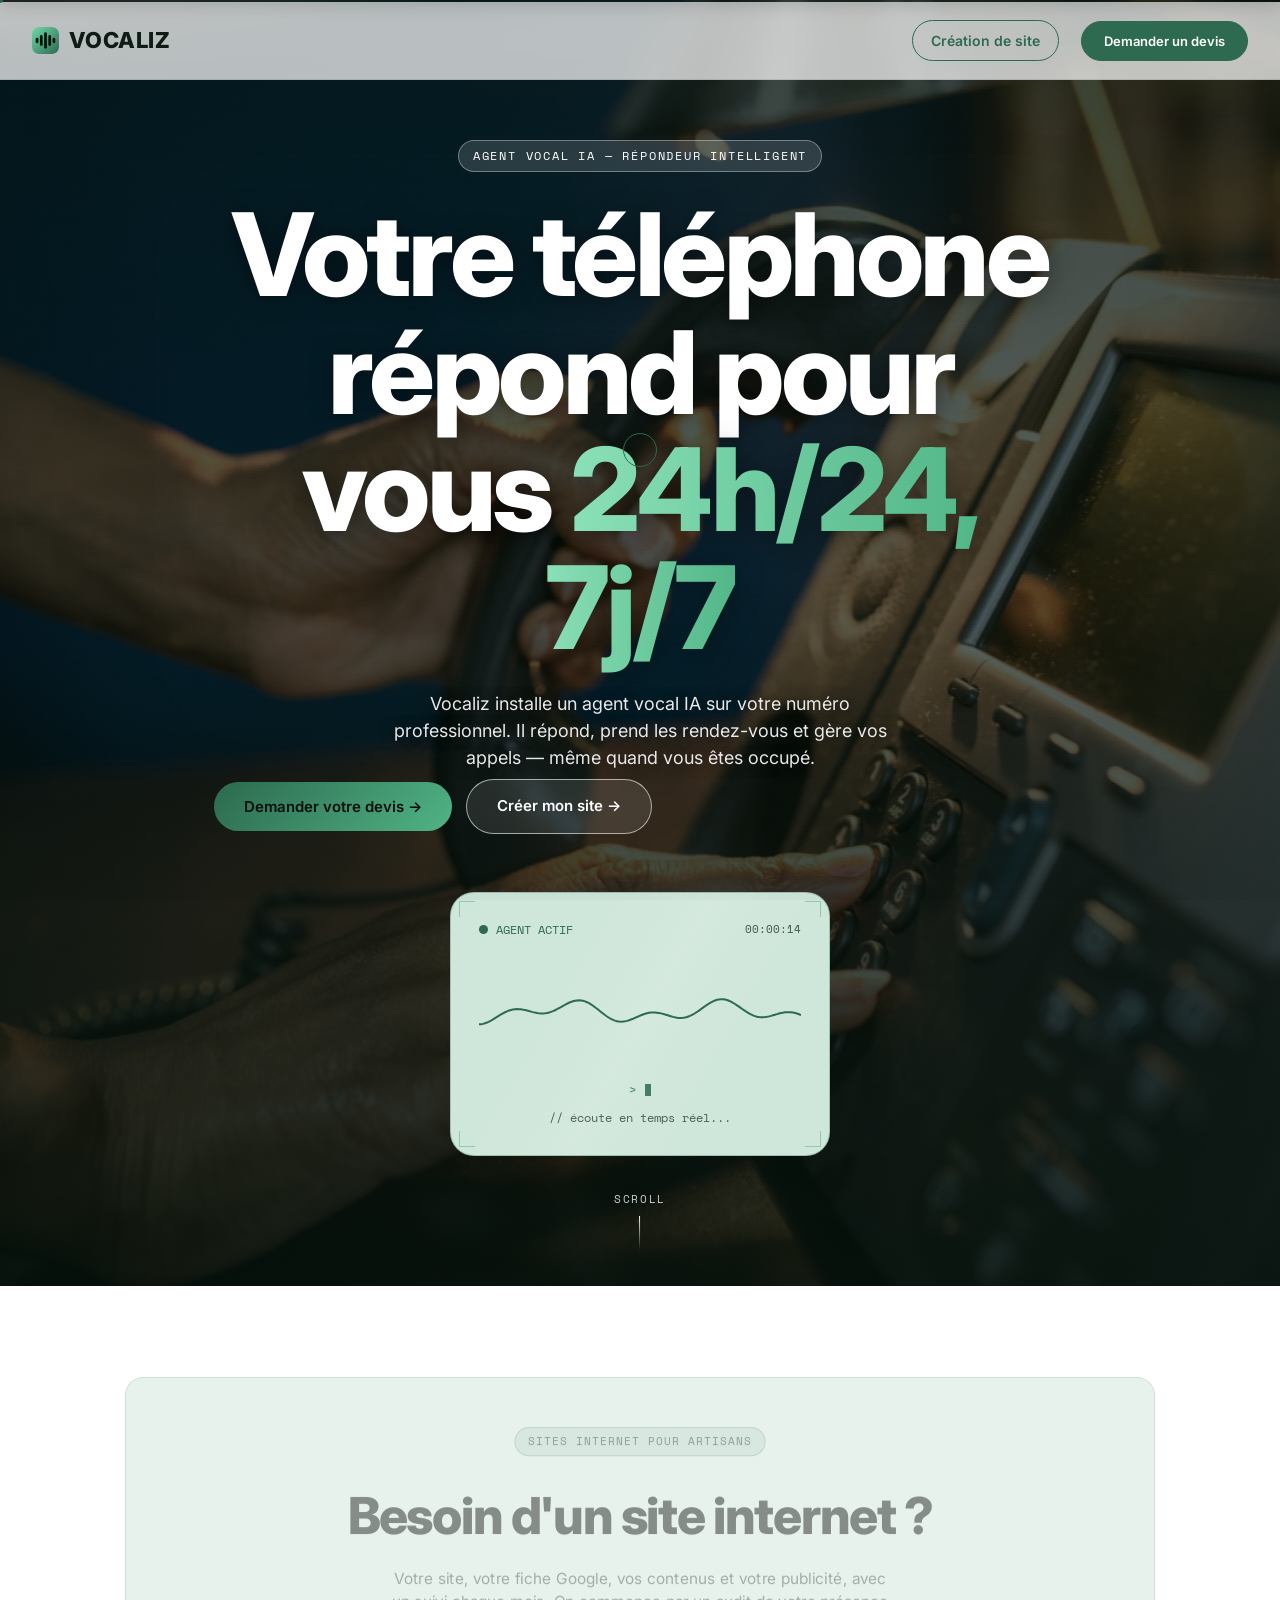
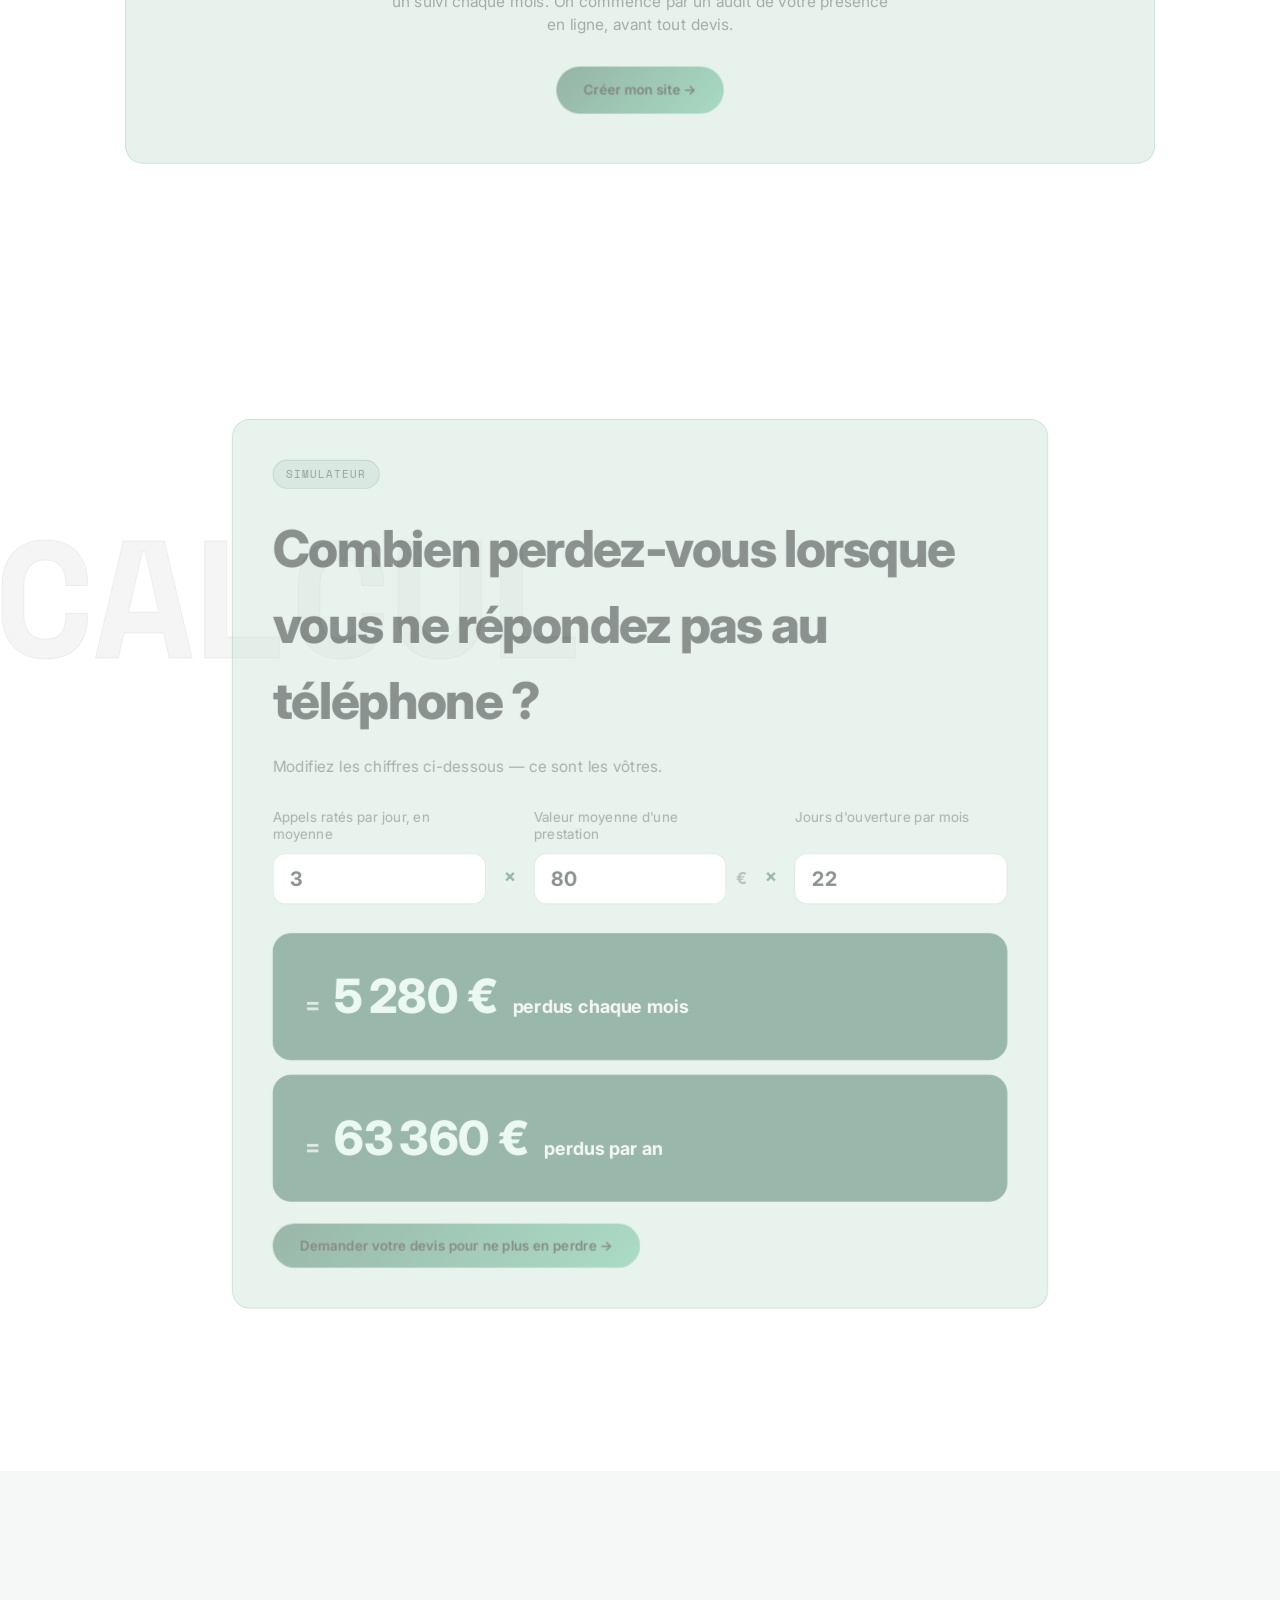
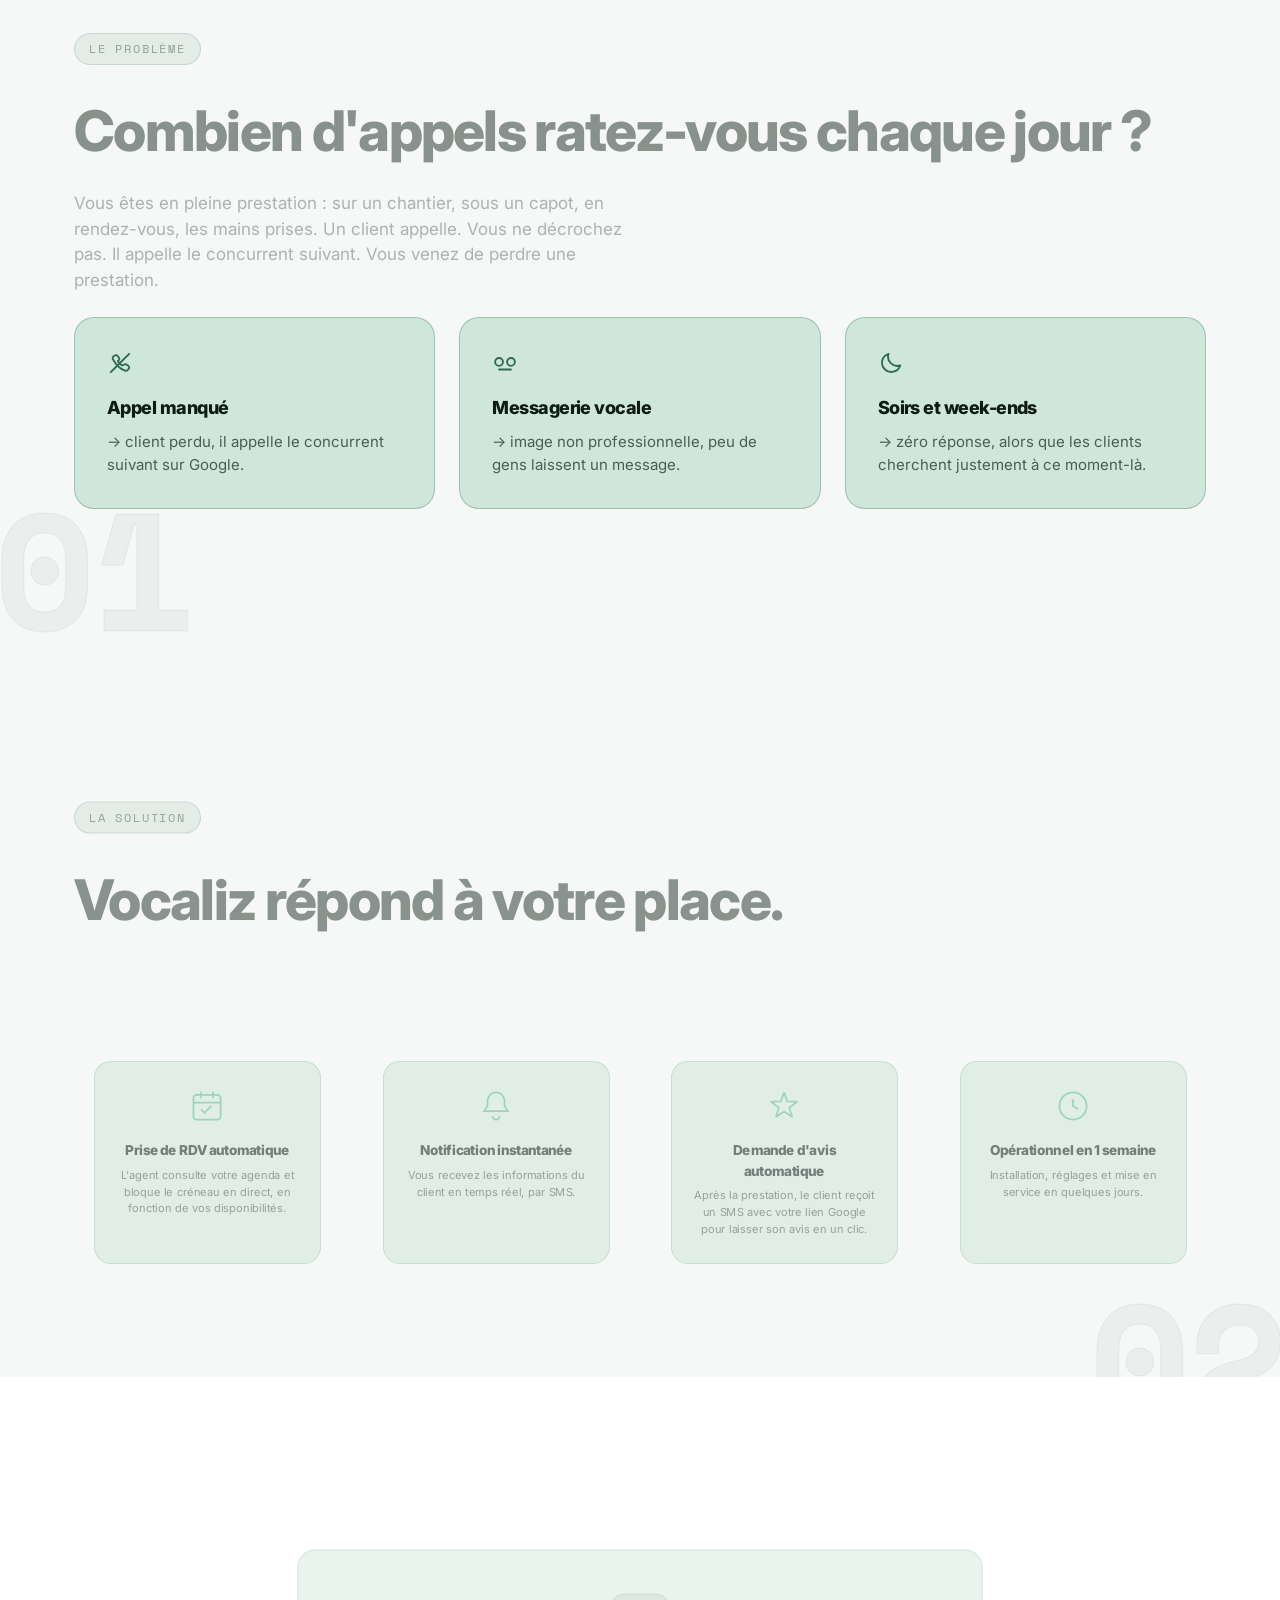
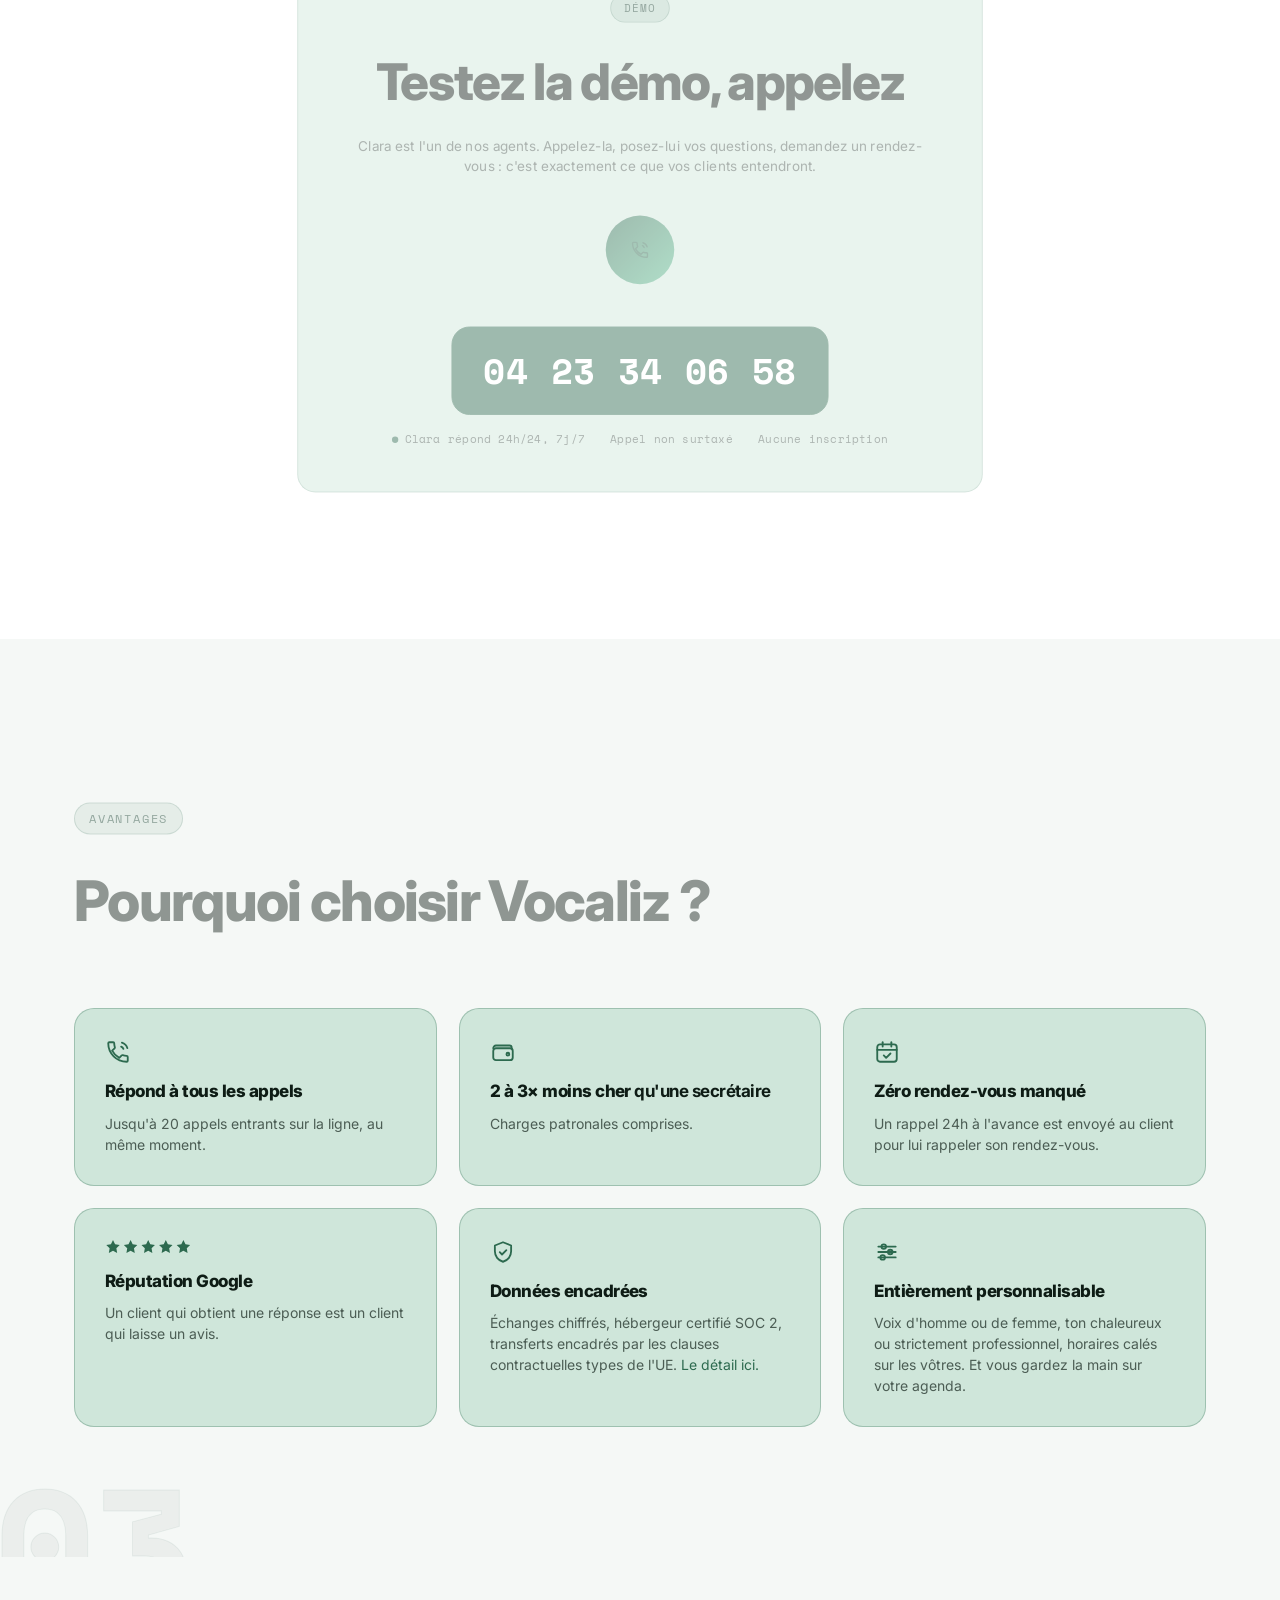
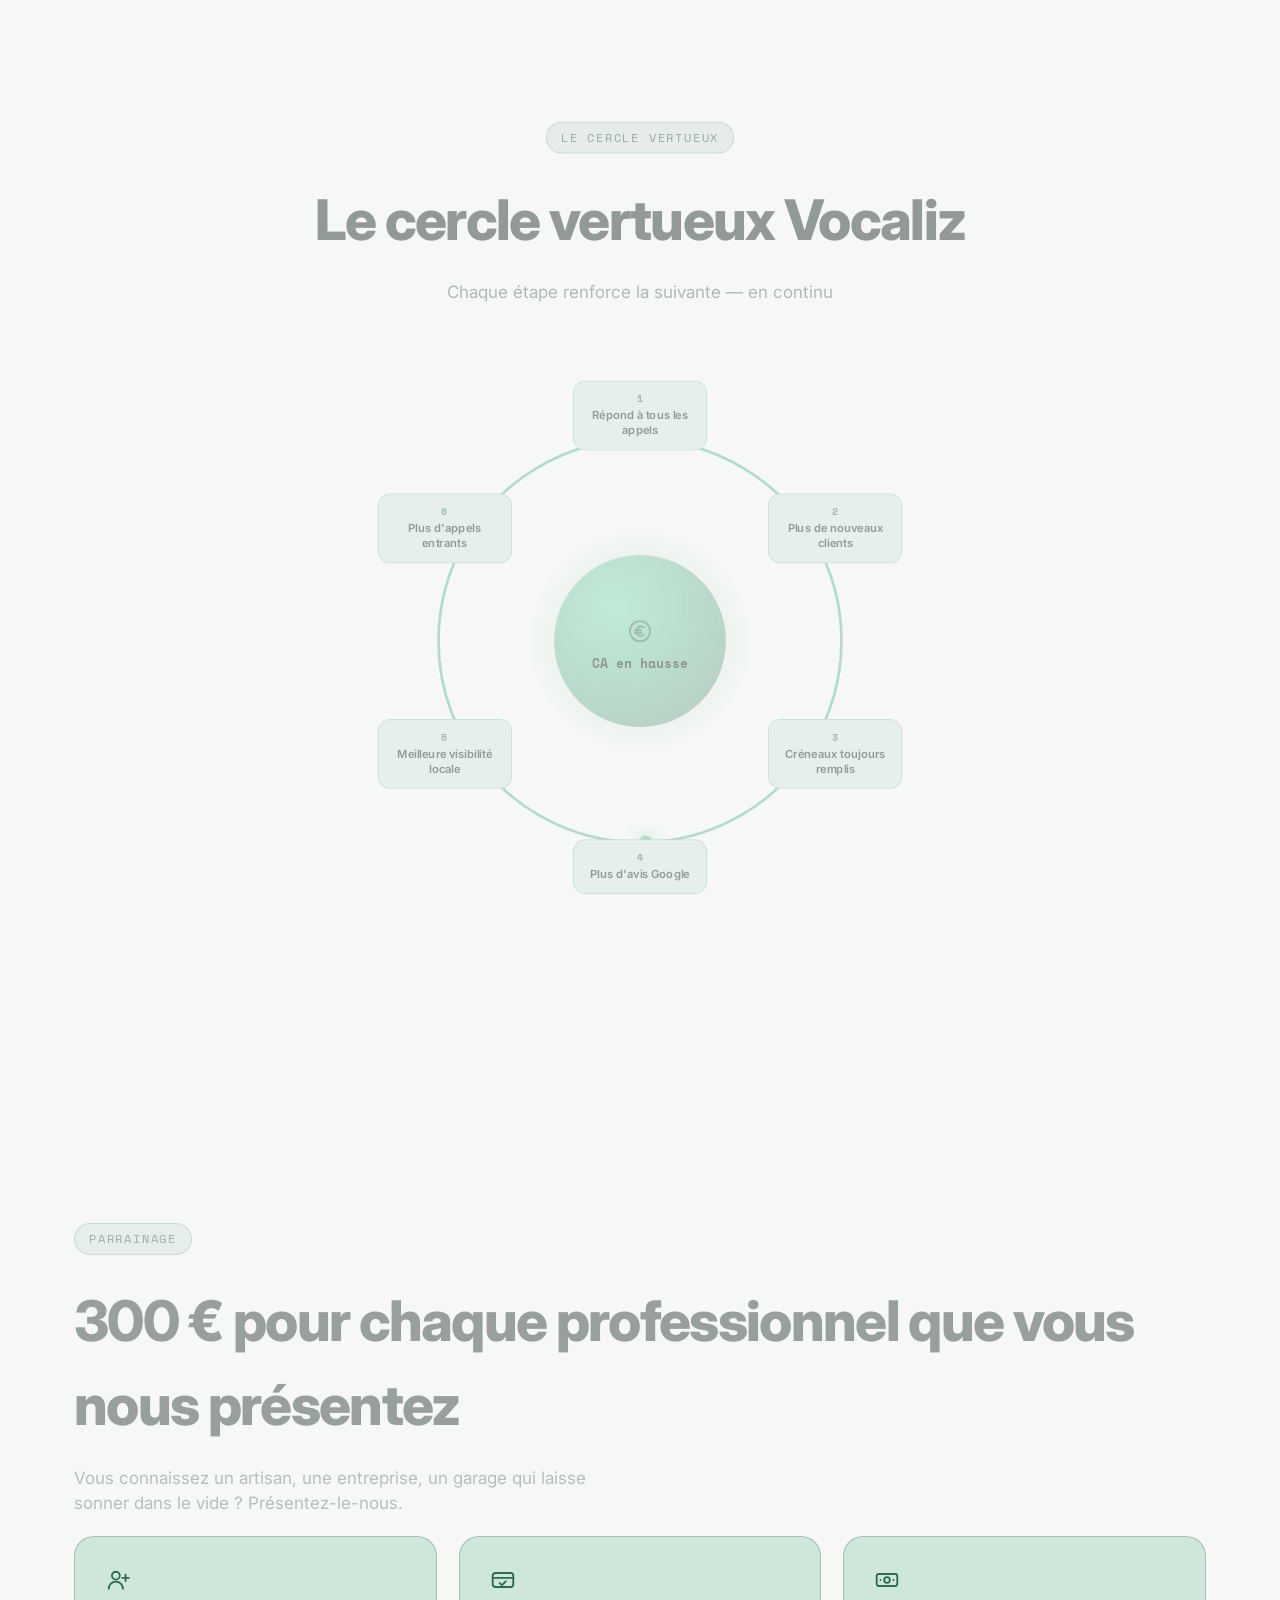
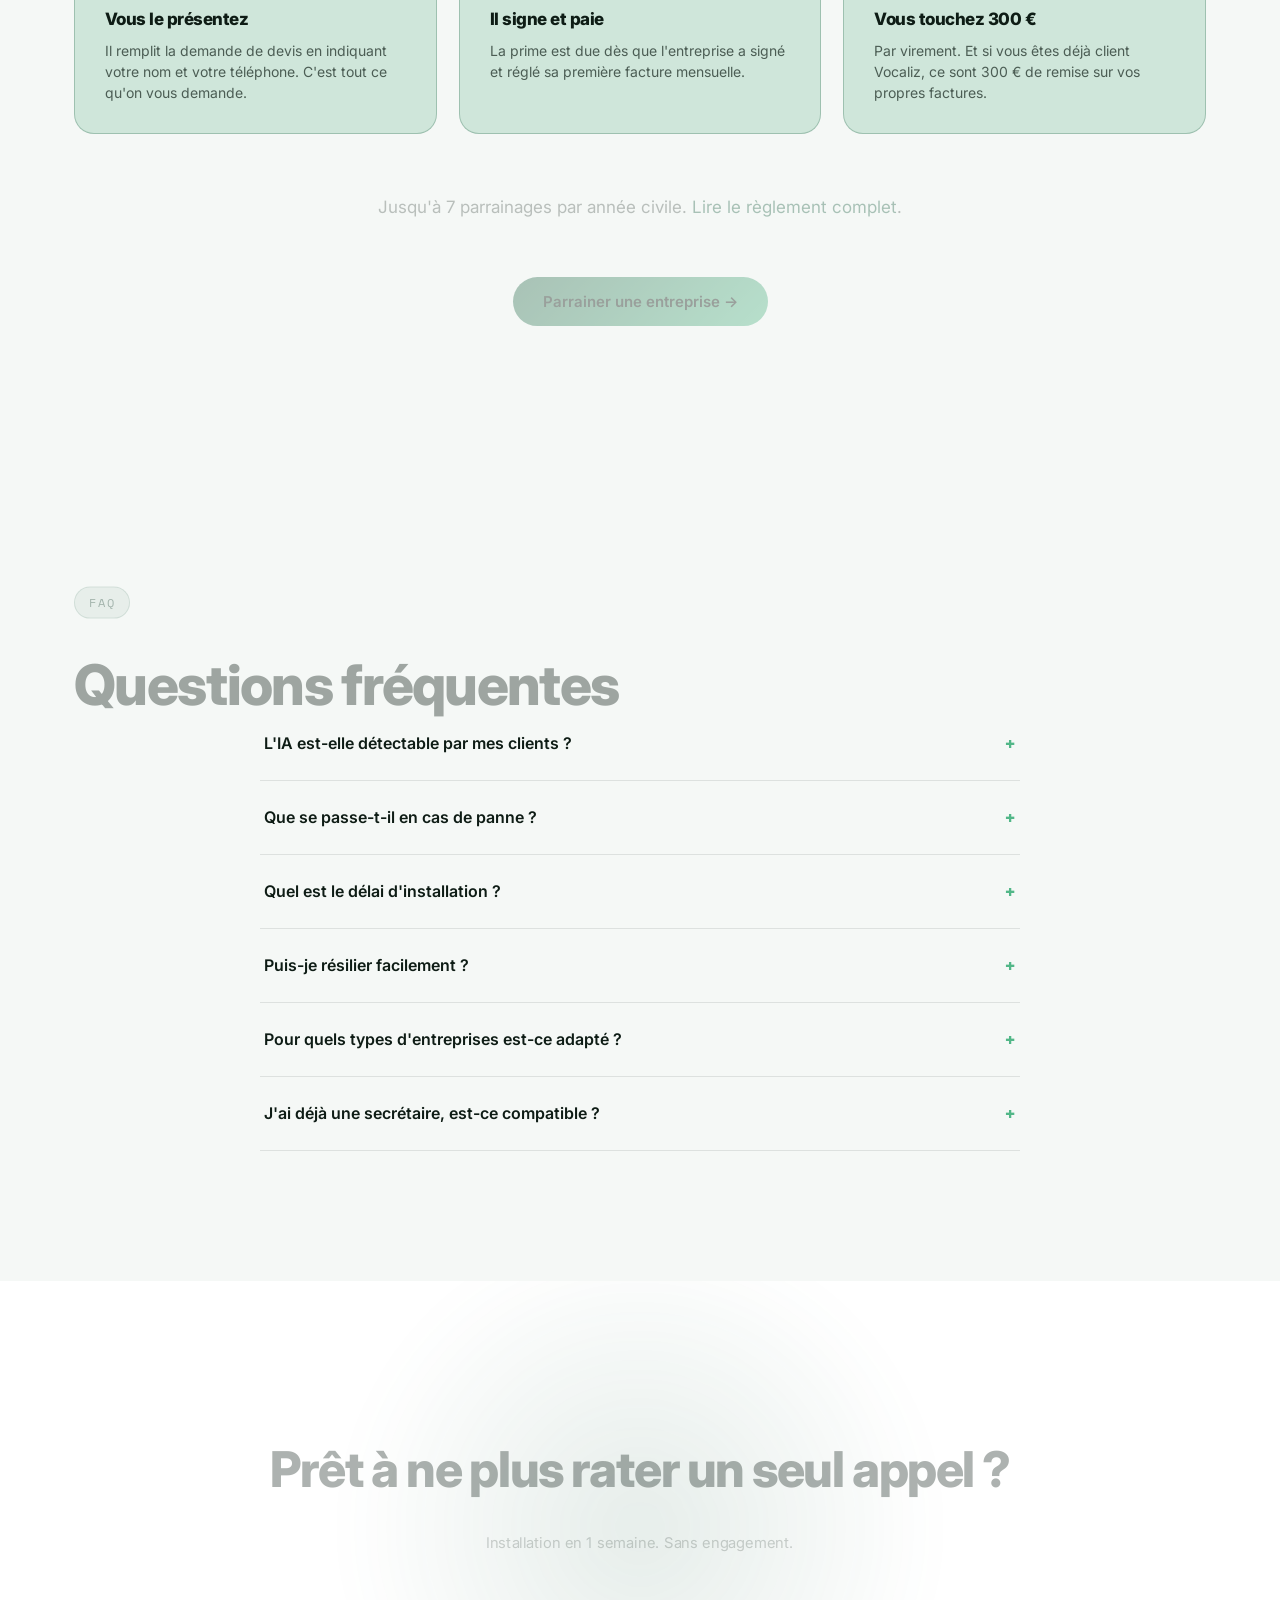
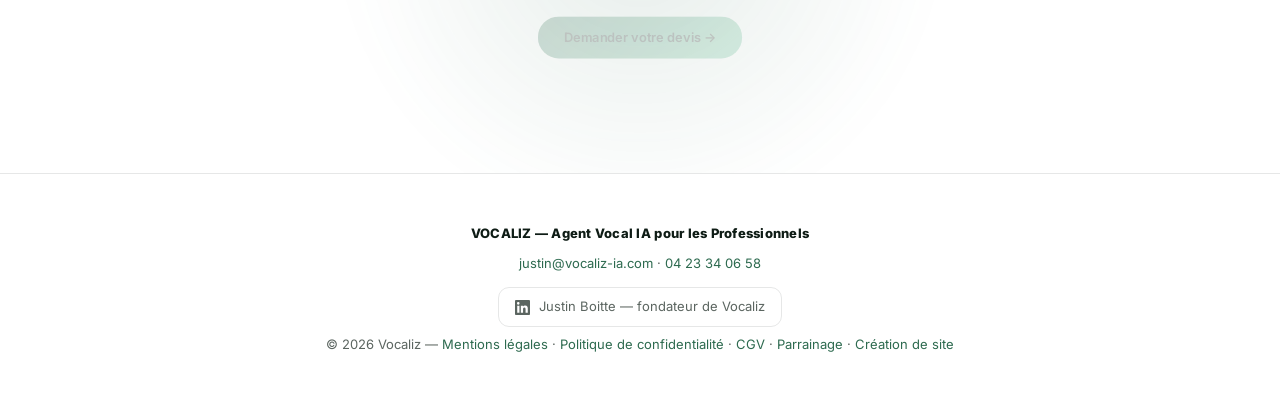
<file: index.html>
<!DOCTYPE html>
<html lang="fr">
<head>
<meta charset="UTF-8">
<meta name="viewport" content="width=device-width, initial-scale=1.0">
<title>Vocaliz — Agent Vocal IA pour Professionnels</title>
<meta name="description" content="Vocaliz installe un agent vocal IA sur votre numéro professionnel. Il répond, prend les rendez-vous et gère vos appels — même quand vous êtes occupé.">
<link rel="canonical" href="https://vocaliz-ia.com/">
<meta name="theme-color" content="#ffffff">
<meta property="og:type" content="website">
<meta property="og:url" content="https://vocaliz-ia.com/">
<meta property="og:site_name" content="Vocaliz">
<meta property="og:locale" content="fr_FR">
<meta property="og:title" content="Vocaliz — votre téléphone répond pour vous, 24h/24">
<meta property="og:description" content="Un agent vocal IA sur votre numéro professionnel : il répond, qualifie et prend les rendez-vous, même quand vous êtes occupé. Testez-le au 04 23 34 06 58.">
<meta property="og:image" content="https://vocaliz-ia.com/og-image.png">
<meta property="og:image:width" content="1200">
<meta property="og:image:height" content="630">
<meta property="og:image:alt" content="Vocaliz — agent vocal IA pour les professionnels">
<meta name="twitter:card" content="summary_large_image">
<meta name="twitter:title" content="Vocaliz — votre téléphone répond pour vous, 24h/24">
<meta name="twitter:description" content="Un agent vocal IA qui répond, qualifie et prend vos rendez-vous. Testez-le au 04 23 34 06 58.">
<meta name="twitter:image" content="https://vocaliz-ia.com/og-image.png">
<!-- Google n'affiche un logo dans ses resultats que s'il peut telecharger
     le fichier : il lui faut une vraie URL stable, pas une image en ligne
     dans le HTML. D'ou ces fichiers, et le chemin absolu. -->
<link rel="icon" href="/favicon.ico" sizes="48x48 96x96">
<link rel="icon" type="image/png" sizes="96x96" href="/favicon-96.png">
<link rel="icon" type="image/png" sizes="192x192" href="/favicon-192.png">
<link rel="icon" type="image/svg+xml" href="/logo.svg">
<link rel="apple-touch-icon" sizes="180x180" href="/apple-touch-icon.png">
<link rel="manifest" href="/site.webmanifest">
<link rel="preconnect" href="https://fonts.googleapis.com">
<link rel="preconnect" href="https://fonts.gstatic.com" crossorigin>
<link href="https://fonts.googleapis.com/css2?family=Inter:wght@400;500;600;700;800&family=Space+Mono:wght@400;700&display=swap" rel="stylesheet">
<style>
:root{
  --bg:#0a0a0a;
  --green-dark:#2d6a4f;
  --green-light:#52b788;
  --white:#ffffff;
  --glass-bg:rgba(255,255,255,.05);
  --glass-border:rgba(255,255,255,.1);
  --ease-premium:cubic-bezier(.16,1,.3,1);
  --ease-spring:cubic-bezier(.34,1.56,.64,1);
  --mono:'Space Mono',monospace;
}
*{margin:0;padding:0;box-sizing:border-box;}
html{scroll-behavior:smooth;}
@media(prefers-reduced-motion:reduce){
  html{scroll-behavior:auto;}
  *,*::before,*::after{animation-duration:.001ms!important;animation-iteration-count:1!important;transition-duration:.001ms!important;}
}
body{
  background:var(--bg);
  color:var(--white);
  font-family:'Inter',sans-serif;
  overflow-x:hidden;
  cursor:none;
  line-height:1.5;
}
body.no-custom-cursor{cursor:auto;}
::selection{background:var(--green-light);color:#0a0a0a;}
a{color:inherit;text-decoration:none;}
button{font-family:inherit;border:none;background:none;color:inherit;cursor:none;}
body.no-custom-cursor button, body.no-custom-cursor a{cursor:pointer;}
img,svg{display:block;max-width:100%;}
.mono{font-family:var(--mono);}
.container{max-width:1180px;margin:0 auto;padding:0 24px;position:relative;z-index:2;}
section{position:relative;padding:130px 0;overflow:hidden;}
.eyebrow{
  display:inline-block;
  font-family:var(--mono);
  font-size:12px;
  letter-spacing:.15em;
  text-transform:uppercase;
  color:var(--green-light);
  border:1px solid var(--glass-border);
  background:var(--glass-bg);
  padding:6px 14px;
  border-radius:100px;
  margin-bottom:24px;
  backdrop-filter:blur(10px);
}
h1,h2,h3{font-weight:800;letter-spacing:-.03em;}
h2{font-size:clamp(32px,5vw,56px);margin-bottom:18px;text-shadow:0 0 50px rgba(82,183,136,.18);}
.section-sub{color:rgba(255,255,255,.6);font-size:17px;max-width:560px;margin-bottom:56px;}
.center{text-align:center;margin-left:auto;margin-right:auto;}

/* ---------- background mesh gradient ---------- */
.mesh-bg{position:fixed;inset:0;z-index:0;pointer-events:none;overflow:hidden;will-change:transform;}
.mesh-bg span{position:absolute;border-radius:50%;filter:blur(110px);opacity:.26;will-change:transform;}
.mesh-bg span:nth-child(1){width:400px;height:400px;background:var(--green-dark);top:-10%;left:-10%;animation:drift1 26s ease-in-out infinite;}
.mesh-bg span:nth-child(2){width:340px;height:340px;background:var(--green-light);top:30%;right:-15%;animation:drift2 32s ease-in-out infinite;}
.mesh-bg span:nth-child(3){width:300px;height:300px;background:var(--green-dark);bottom:-15%;left:20%;animation:drift3 30s ease-in-out infinite;}
.mesh-bg{opacity:.22;}
@keyframes drift1{0%,100%{transform:translate(0,0) scale(1);}50%{transform:translate(80px,60px) scale(1.15);}}
@keyframes drift2{0%,100%{transform:translate(0,0) scale(1);}50%{transform:translate(-60px,80px) scale(1.1);}}
@keyframes drift3{0%,100%{transform:translate(0,0) scale(1);}50%{transform:translate(50px,-70px) scale(1.2);}}

/* ---------- HUD overlays: scanlines (grain removed — feTurbulence full-screen is very costly) ---------- */
.scanlines{
  position:fixed;inset:0;z-index:7;pointer-events:none;opacity:.12;
  background:repeating-linear-gradient(to bottom, rgba(255,255,255,.025) 0px, rgba(255,255,255,.025) 1px, transparent 1px, transparent 3px);
}
.vignette{position:fixed;inset:0;z-index:6;pointer-events:none;box-shadow:inset 0 0 220px rgba(0,0,0,.75);}

/* ---------- decorative bg labels ---------- */
.bg-label{
  position:absolute;top:20px;left:-6px;z-index:0;pointer-events:none;user-select:none;
  font-family:var(--mono);font-weight:700;letter-spacing:-.02em;white-space:nowrap;
  font-size:clamp(70px,13vw,170px);color:rgba(255,255,255,.03);
  -webkit-text-stroke:1px rgba(82,183,136,.06);
}

/* ---------- loader ---------- */
#loader{
  position:fixed;inset:0;z-index:9999;background:#0a0a0a;
  display:flex;flex-direction:column;align-items:center;justify-content:center;gap:24px;
  transition:opacity .7s var(--ease-premium),visibility .7s;
}
#loader.hide{opacity:0;visibility:hidden;}
#loader{gap:18px;}
.ld-lockup{display:flex;align-items:center;gap:min(4.5vw,22px);}
.ld-mark{width:min(17vw,84px);height:min(17vw,84px);flex:none;
  animation:ldMark .62s cubic-bezier(.34,1.56,.64,1) both;
  filter:drop-shadow(0 10px 34px rgba(82,183,136,.34));}
@keyframes ldMark{from{opacity:0;transform:scale(.62) rotate(-9deg);}to{opacity:1;transform:none;}}
/* Les barres s'animent comme un egaliseur pendant que la page se prepare :
   c'est la voix, le produit — plutot qu'un mot qui se dessine. */
.ld-mark .b{transform-box:fill-box;transform-origin:center;animation:ldBar .85s ease-in-out infinite;}
.ld-mark .b1{animation-delay:0s}   .ld-mark .b2{animation-delay:.11s}
.ld-mark .b3{animation-delay:.22s} .ld-mark .b4{animation-delay:.33s}
.ld-mark .b5{animation-delay:.44s}
@keyframes ldBar{0%,100%{transform:scaleY(.55);}50%{transform:scaleY(1);}}
.ld-word{font-weight:800;font-size:min(11vw,54px);letter-spacing:.03em;color:#fff;
  animation:ldWord .55s cubic-bezier(.16,1,.3,1) .16s both;}
.ld-word span{color:var(--green-light);}
@keyframes ldWord{from{opacity:0;transform:translateX(-14px);letter-spacing:.22em;}to{opacity:1;transform:none;letter-spacing:.03em;}}
.ld-tag{font-family:var(--mono);font-size:min(3.4vw,13px);letter-spacing:.3em;text-transform:uppercase;
  color:rgba(255,255,255,.42);animation:ldTag .5s ease .34s both;}
@keyframes ldTag{from{opacity:0;transform:translateY(7px);}to{opacity:1;transform:none;}}
@media(prefers-reduced-motion:reduce){
  .ld-mark,.ld-word,.ld-tag,.ld-mark .b{animation:none;}
}

/* ---------- custom cursor ---------- */
.cursor-dot,.cursor-ring{position:fixed;top:0;left:0;pointer-events:none;z-index:9998;border-radius:50%;transform:translate(-50%,-50%);}
.cursor-dot{width:6px;height:6px;background:var(--green-light);}
.cursor-ring{width:34px;height:34px;border:1px solid var(--green-light);transition:width .25s var(--ease-spring),height .25s var(--ease-spring),opacity .25s ease,background .25s ease;}
.cursor-ring.hover{width:60px;height:60px;background:rgba(82,183,136,.15);opacity:.9;}
@media(max-width:900px){.cursor-dot,.cursor-ring{display:none;}}

/* ---------- scroll progress ---------- */
.progress-bar{position:fixed;top:0;left:0;width:100%;height:2px;z-index:1000;background:rgba(255,255,255,.05);}
.progress-fill{height:100%;width:0%;background:linear-gradient(90deg,var(--green-dark),var(--green-light));box-shadow:0 0 8px var(--green-light);}

/* ---------- header ---------- */
header{
  position:fixed;top:2px;left:0;right:0;z-index:500;display:flex;align-items:center;justify-content:space-between;
  padding:18px 32px;backdrop-filter:blur(14px);background:rgba(10,10,10,.55);border-bottom:1px solid var(--glass-border);
}
.brand-lockup{display:flex;align-items:center;gap:10px;}
.logo-mark{width:27px;height:27px;flex:none;border-radius:7px;}
.logo{font-weight:800;font-size:22px;letter-spacing:.02em;position:relative;text-shadow:0 0 14px rgba(82,183,136,.6);animation:glow 3s ease-in-out infinite;}
@keyframes glow{0%,100%{text-shadow:0 0 10px rgba(82,183,136,.5);}50%{text-shadow:0 0 22px rgba(82,183,136,.9),0 0 6px rgba(255,255,255,.4);}}
.logo::before,.logo::after{content:'VOCALIZ';position:absolute;left:0;top:0;width:100%;overflow:hidden;opacity:0;color:var(--green-light);}
.logo:hover::before{opacity:.7;animation:glitch1 .4s steps(2,end) infinite;clip-path:inset(0 0 55% 0);}
.logo:hover::after{opacity:.7;animation:glitch2 .4s steps(2,end) infinite;clip-path:inset(55% 0 0 0);}
@keyframes glitch1{0%{transform:translate(0,0);}50%{transform:translate(-3px,-1px);}100%{transform:translate(2px,1px);}}
@keyframes glitch2{0%{transform:translate(0,0);}50%{transform:translate(3px,1px);}100%{transform:translate(-2px,-1px);}}

/* ---------- buttons ---------- */
.btn{position:relative;display:inline-flex;align-items:center;gap:10px;padding:15px 30px;border-radius:100px;font-weight:600;font-size:15px;transition:transform .3s var(--ease-spring);}
.btn-primary{background:linear-gradient(135deg,var(--green-dark),var(--green-light));color:#06120c;animation:pulseGlow 2.4s ease-in-out infinite;}
@keyframes pulseGlow{0%,100%{box-shadow:0 0 0 0 rgba(82,183,136,.45);}50%{box-shadow:0 0 26px 4px rgba(82,183,136,.45);}}
.btn-primary:hover{transform:translateY(-2px) scale(1.03);}
.btn-ghost{border:1px solid var(--glass-border);background:var(--glass-bg);color:var(--white);}
.btn-ghost:hover{border-color:var(--green-light);}

/* ---------- glass card ---------- */
.glass{background:var(--glass-bg);border:1px solid var(--glass-border);border-radius:20px;backdrop-filter:blur(16px);}

/* ---------- scroll-driven (.sd) generic composable system ---------- */
.sd{--sd-x:0px;--sd-y:60px;--sd-r:0deg;--sd-s:1;--sd-op:0;}
.sd{
  opacity:var(--sd-op);
  transform:translate(var(--sd-x),var(--sd-y)) rotate(var(--sd-r)) scale(var(--sd-s));
}

/* ---------- HERO ---------- */
#hero{min-height:100vh;display:flex;align-items:center;padding-top:140px;}
.hero-grid{position:relative;z-index:2;display:flex;flex-direction:column;align-items:center;text-align:center;gap:36px;max-width:900px;margin:0 auto;}
.hero-title{font-size:clamp(42px,9vw,118px);line-height:1.02;margin-bottom:24px;}
.hero-title .word{display:inline-block;opacity:0;transform:translateY(24px);filter:blur(6px);animation:wordIn .8s var(--ease-premium) forwards;}
@keyframes wordIn{to{opacity:1;transform:translateY(0);filter:blur(0);}}
.hero-title .accent{background:linear-gradient(90deg,var(--green-light),var(--green-dark));-webkit-background-clip:text;background-clip:text;color:transparent;text-shadow:0 0 40px rgba(82,183,136,.35);}
.hero-sub{color:rgba(255,255,255,.65);font-size:18px;max-width:520px;margin:0 auto 8px;}
.hero-visual{position:relative;max-width:380px;width:100%;margin:22px auto 0;}
.scroll-cue{position:absolute;left:50%;bottom:36px;transform:translateX(-50%);z-index:2;display:flex;flex-direction:column;align-items:center;gap:8px;}
.scroll-cue span{font-family:var(--mono);font-size:11px;letter-spacing:.15em;color:rgba(255,255,255,.45);text-transform:uppercase;}
.scroll-cue .scroll-line{width:1px;height:34px;background:linear-gradient(to bottom, var(--green-light), transparent);animation:scrollCue 1.8s ease-in-out infinite;}
@keyframes scrollCue{0%{opacity:0;transform:scaleY(.3);transform-origin:top;}50%{opacity:1;transform:scaleY(1);transform-origin:top;}100%{opacity:0;transform:scaleY(.3);transform-origin:bottom;}}
.ia-screen{position:relative;padding:28px;border-radius:24px;overflow:hidden;background:linear-gradient(160deg,rgba(45,106,79,.25),rgba(255,255,255,.03));}
.ia-screen::after{content:'';position:absolute;inset:-50%;background:linear-gradient(120deg,transparent 40%,rgba(255,255,255,.12) 50%,transparent 60%);animation:sheen 5s linear infinite;}
@keyframes sheen{0%{transform:translate(-30%,-30%) rotate(0deg);}100%{transform:translate(-30%,-30%) rotate(360deg);}}
.hud-corner{position:absolute;width:16px;height:16px;border:1px solid var(--green-light);opacity:.55;z-index:2;}
.hud-corner.tl{top:8px;left:8px;border-right:none;border-bottom:none;}
.hud-corner.tr{top:8px;right:8px;border-left:none;border-bottom:none;}
.hud-corner.bl{bottom:8px;left:8px;border-right:none;border-top:none;}
.hud-corner.br{bottom:8px;right:8px;border-left:none;border-top:none;}
.ia-top{display:flex;align-items:center;justify-content:space-between;margin-bottom:18px;position:relative;z-index:1;}
.ia-dot{width:9px;height:9px;border-radius:50%;background:var(--green-light);box-shadow:0 0 8px var(--green-light);animation:blink 1.6s ease-in-out infinite;}
.ia-status{display:flex;align-items:center;gap:8px;font-family:var(--mono);font-size:12px;color:var(--green-light);}
@keyframes blink{0%,100%{opacity:1;}50%{opacity:.3;}}
#waveCanvas{width:100%;height:110px;position:relative;z-index:1;display:block;}
.ia-terminal{font-family:var(--mono);font-size:11.5px;color:var(--green-light);position:relative;z-index:1;margin-top:14px;height:18px;opacity:.85;white-space:nowrap;overflow:hidden;}
.ia-terminal::after{content:'';display:inline-block;width:6px;height:12px;background:var(--green-light);margin-left:2px;animation:cursorBlink 1s steps(1) infinite;vertical-align:-2px;}
@keyframes cursorBlink{0%,50%{opacity:1;}51%,100%{opacity:0;}}
.ia-caption{font-family:var(--mono);font-size:12px;color:rgba(255,255,255,.4);margin-top:10px;position:relative;z-index:1;}

/* ---------- SIMULATOR ---------- */
.sim-box{max-width:900px;margin:0 auto;padding:44px;}
.sim-formula{display:flex;align-items:flex-end;gap:20px;margin-bottom:32px;flex-wrap:wrap;}
.sim-field{flex:1;min-width:140px;}
.sim-op{font-size:20px;font-weight:700;color:var(--green-light);padding-bottom:16px;}
.sim-field label{display:block;font-size:15px;color:rgba(255,255,255,.5);margin-bottom:10px;line-height:1.3;min-height:40px;}
.sim-field input{width:100%;background:rgba(255,255,255,.04);border:1px solid var(--glass-border);border-radius:14px;padding:14px 18px;color:var(--white);font-size:22px;font-weight:700;font-family:'Inter',sans-serif;transition:border-color .3s ease,box-shadow .3s ease;}
.sim-field input:focus{outline:none;border-color:var(--green-light);box-shadow:0 0 0 3px rgba(82,183,136,.18);}
.sim-input-wrap{position:relative;display:flex;align-items:center;gap:10px;}
.sim-input-wrap input{flex:1;}
.sim-unit{font-size:18px;font-weight:700;color:rgba(255,255,255,.45);}
.sim-result{display:flex;align-items:baseline;flex-wrap:wrap;gap:16px;padding:30px 34px;border-radius:20px;background:linear-gradient(135deg,rgba(45,106,79,.25),rgba(82,183,136,.08));border:1px solid rgba(82,183,136,.3);}
.sim-result .sim-eq{font-size:26px;font-weight:700;color:rgba(255,255,255,.45);}
.sim-result .amount{font-family:'Inter',sans-serif;font-size:clamp(38px,6vw,52px);font-weight:800;color:var(--green-light);transition:transform .25s ease;letter-spacing:-.01em;}
.sim-result .amount.pulse{animation:resultPulse .5s ease;}
@keyframes resultPulse{0%{transform:scale(1);}40%{transform:scale(1.08);text-shadow:0 0 20px rgba(82,183,136,.7);}100%{transform:scale(1);}}
.sim-result .label{color:rgba(255,255,255,.75);font-size:20px;font-weight:700;}
.sim-annual{margin-top:16px;}
.sim-cta{margin-top:24px;}

/* ---------- PROBLEM cards ---------- */
.grid-3{display:grid;grid-template-columns:repeat(3,1fr);gap:24px;position:relative;z-index:1;}
.tilt-card{
  position:relative;overflow:hidden;padding:32px;opacity:0;transform:translateY(40px);
  transition:opacity .6s var(--ease-premium), transform .6s var(--ease-premium);
}
.tilt-card.in{opacity:1;transform:translateY(0);}
.grid-3 .tilt-card:nth-child(2){transition-delay:.08s;}
.grid-3 .tilt-card:nth-child(3){transition-delay:.16s;}
.tilt-card .icn{position:relative;font-size:30px;margin-bottom:18px;animation:floaty 3.4s ease-in-out infinite;}
.tilt-card:nth-child(2) .icn{animation-delay:.4s;}
.tilt-card:nth-child(3) .icn{animation-delay:.8s;}
@keyframes floaty{0%,100%{transform:translateY(0);}50%{transform:translateY(-6px);}}
.tilt-card h3{position:relative;font-size:18px;margin-bottom:10px;}
.tilt-card p{position:relative;color:rgba(255,255,255,.6);font-size:15px;}

/* ---------- SOLUTION ---------- */
.grid-4{display:grid;grid-template-columns:repeat(4,1fr);gap:22px;position:relative;z-index:1;}
.sol-card{position:relative;overflow:hidden;padding:30px 24px;text-align:center;opacity:0;}
.sol-card svg{position:relative;width:44px;height:44px;margin:0 auto 18px;stroke:var(--green-light);}
.sol-card svg path,.sol-card svg circle,.sol-card svg rect{stroke-dasharray:120;stroke-dashoffset:120;transition:stroke-dashoffset 1.2s var(--ease-premium);}
.sol-card.in svg path,.sol-card.in svg circle,.sol-card.in svg rect{stroke-dashoffset:0;}
.sol-card h3{position:relative;font-size:16px;margin-bottom:8px;}
.sol-card p{position:relative;font-size:13px;color:rgba(255,255,255,.55);}

/* ---------- DEMO AUDIO ---------- */
.demo-box{max-width:760px;margin:0 auto;padding:48px;text-align:center;}
.play-wrap{position:relative;width:110px;height:110px;margin:0 auto 30px;display:flex;align-items:center;justify-content:center;}
.play-ring{position:absolute;inset:0;border-radius:50%;border:1px solid var(--green-light);opacity:0;}
.play-ring.animate{animation:radar 2.4s ease-out infinite;}
.play-ring:nth-child(2).animate{animation-delay:.8s;}
.play-ring:nth-child(3).animate{animation-delay:1.6s;}
@keyframes radar{0%{transform:scale(.9);opacity:.7;}100%{transform:scale(1.9);opacity:0;}}
.call-icon{position:relative;z-index:2;width:76px;height:76px;border-radius:50%;background:linear-gradient(135deg,var(--green-dark),var(--green-light));display:flex;align-items:center;justify-content:center;font-size:30px;transition:transform .3s var(--ease-spring);}
.call-number{display:inline-flex;align-items:center;gap:14px;margin:0 auto 18px;padding:18px 34px;border-radius:20px;background:linear-gradient(135deg,rgba(45,106,79,.3),rgba(82,183,136,.1));border:1px solid rgba(82,183,136,.42);font-family:var(--mono);font-weight:700;font-size:clamp(26px,5.2vw,40px);letter-spacing:.02em;color:#fff;transition:transform .3s var(--ease-spring),border-color .3s ease,box-shadow .3s ease;}
.call-number:hover,.call-number:focus-visible{transform:translateY(-3px);border-color:var(--green-light);box-shadow:0 0 44px rgba(82,183,136,.3);}
.call-hint{font-size:15px;color:rgba(255,255,255,.62);margin-bottom:26px;}
.call-meta{display:flex;gap:10px 28px;justify-content:center;flex-wrap:wrap;font-family:var(--mono);font-size:12.5px;color:rgba(255,255,255,.5);}
.call-meta span{display:inline-flex;align-items:center;gap:7px;}
.call-meta .dot{width:7px;height:7px;border-radius:50%;background:var(--green-light);box-shadow:0 0 8px var(--green-light);animation:livePulse 2s ease-in-out infinite;}
@keyframes livePulse{0%,100%{opacity:1;}50%{opacity:.35;}}
.demo-caption{font-family:var(--mono);color:rgba(255,255,255,.55);font-size:13px;}

/* ---------- BENEFITS spotlight ---------- */
.spotlight-grid{position:relative;display:grid;grid-template-columns:repeat(3,1fr);gap:22px;z-index:1;}
.spot-card{
  position:relative;padding:30px;overflow:hidden;opacity:0;transform:translateY(40px);
  transition:opacity .6s var(--ease-premium), transform .6s var(--ease-premium);
}
.spot-card.in{opacity:1;transform:translateY(0);}
.spotlight-grid .spot-card:nth-child(2){transition-delay:.06s;}
.spotlight-grid .spot-card:nth-child(3){transition-delay:.12s;}
.spotlight-grid .spot-card:nth-child(4){transition-delay:.04s;}
.spotlight-grid .spot-card:nth-child(5){transition-delay:.1s;}
.spotlight-grid .spot-card:nth-child(6){transition-delay:.16s;}
/* shared cursor-follow spotlight glow — used by problem / solution / benefits cards alike */
.tilt-card::before, .sol-card::before, .spot-card::before{content:'';position:absolute;inset:0;border-radius:20px;opacity:0;transition:opacity .35s ease;background:radial-gradient(220px circle at var(--mx) var(--my), rgba(82,183,136,.25), transparent 70%);pointer-events:none;}
.tilt-card:hover::before, .sol-card:hover::before, .spot-card:hover::before{opacity:1;}
.spot-card h3{font-size:17px;margin-bottom:8px;position:relative;}
.spot-card p{font-size:14px;color:rgba(255,255,255,.55);position:relative;}
.spot-card .icn{font-size:26px;margin-bottom:14px;position:relative;}

/* ---------- CYCLE ---------- */
.cycle-wrap{position:relative;max-width:600px;aspect-ratio:1/1;margin:0 auto;}
.cycle-svg{position:absolute;inset:0;width:100%;height:100%;}
.cycle-arrow{stroke-dasharray:260;stroke-dashoffset:260;transition:stroke-dashoffset 1.4s var(--ease-premium);}
.cycle-wrap.in .cycle-arrow{stroke-dashoffset:0;}
.cycle-center{position:absolute;left:50%;top:50%;transform:translate(-50%,-50%);width:32%;aspect-ratio:1/1;border-radius:50%;background:radial-gradient(circle at 35% 30%, rgba(111,217,168,.95), rgba(45,106,79,.75));display:flex;flex-direction:column;align-items:center;justify-content:center;gap:6px;box-shadow:0 0 60px rgba(82,183,136,.4);text-align:center;z-index:2;}
.cycle-center-icon{font-size:clamp(18px,3vw,28px);}
.cycle-center-label{font-family:var(--mono);font-weight:700;font-size:clamp(10px,1.3vw,14px);color:#06120c;}
.cycle-node{position:absolute;transform:translate(-50%,-50%);width:150px;max-width:36%;background:rgba(10,10,10,.85);border:1px solid var(--glass-border);border-radius:14px;padding:12px 14px;font-size:12.5px;font-weight:600;color:rgba(255,255,255,.9);text-align:center;line-height:1.35;backdrop-filter:blur(8px);z-index:2;}
.cycle-node .n{display:block;font-family:var(--mono);color:var(--green-light);font-size:11px;margin-bottom:3px;}
/* hexagone regulier : rayon 42% du conteneur, sommet en haut */
.cn1{left:50%;top:8%;}
.cn2{left:86.4%;top:29%;}
.cn3{left:86.4%;top:71%;}
.cn4{left:50%;top:92%;}
.cn5{left:13.6%;top:71%;}
.cn6{left:13.6%;top:29%;}
@media(max-width:700px){
  /* le cercle reste un cercle : on resserre l'hexagone (rayon 37%) et on met
     l'anneau SVG a l'echelle correspondante, au lieu de tout empiler en colonne. */
  .cycle-wrap{max-width:340px;}
  .cycle-svg{transform:scale(.88);}
  .cycle-center{width:27%;gap:2px;}
  /* largeur explicite : en absolu avec « left » seul, la largeur disponible
     vaut (conteneur - left), ce qui ecrasait les noeuds de droite a 59px. */
  .cycle-node{width:31%;max-width:31%;padding:7px 6px;font-size:9.5px;line-height:1.28;border-radius:10px;}
  .cycle-node .n{font-size:9px;margin-bottom:1px;}
  .cn1{left:50%;top:13%;}
  .cn2{left:82%;top:31.5%;}
  .cn3{left:82%;top:68.5%;}
  .cn4{left:50%;top:87%;}
  .cn5{left:18%;top:68.5%;}
  .cn6{left:18%;top:31.5%;}
}
@media(max-width:360px){
  .cycle-node{font-size:8.6px;padding:6px 5px;width:32%;max-width:32%;}
}

/* ---------- TESTIMONIALS ---------- */
.carousel{position:relative;max-width:900px;margin:0 auto;padding:20px 24px;}
.carousel-track{display:flex;gap:24px;}
@media(max-width:900px){
  /* sans wrap, les cartes 2 et 3 partaient hors de l'ecran et etaient
     rognees par body{overflow-x:hidden} : elles etaient inaccessibles. */
  .carousel{padding:20px 0;}
  .carousel-track{flex-wrap:wrap;gap:16px;}
}
.t-card{min-width:calc(33.333% - 16px);padding:28px;transition:transform .35s var(--ease-premium),opacity .35s ease,border-color .35s ease,box-shadow .35s ease;}
.t-card:hover{transform:translateY(-6px) scale(1.03);border-color:rgba(82,183,136,.4);box-shadow:0 0 40px rgba(82,183,136,.2);}
.stars{color:var(--green-light);margin-bottom:14px;letter-spacing:2px;}
.t-card p{font-size:14px;color:rgba(255,255,255,.75);margin-bottom:18px;}
.t-name{font-weight:700;font-size:14px;}
.t-role{font-family:var(--mono);font-size:12px;color:rgba(255,255,255,.5);}


/* ---------- FAQ ---------- */
.faq-list{max-width:760px;margin:0 auto;position:relative;z-index:1;}
.faq-item{border-bottom:1px solid var(--glass-border);}
.faq-q{width:100%;display:flex;align-items:center;justify-content:space-between;padding:22px 4px;text-align:left;font-size:16px;font-weight:600;}
.faq-q .plus{transition:transform .5s var(--ease-spring);font-family:var(--mono);color:var(--green-light);font-size:20px;}
.faq-item.open .faq-q .plus{transform:rotate(135deg);}
.faq-a-wrap{display:grid;grid-template-rows:0fr;transition:grid-template-rows .5s var(--ease-premium);}
.faq-item.open .faq-a-wrap{grid-template-rows:1fr;}
.faq-a-inner{overflow:hidden;}
.faq-a{padding:0 4px 22px;color:rgba(255,255,255,.6);font-size:14px;line-height:1.7;}
.faq-cats{display:grid;grid-template-columns:1fr 1fr;gap:8px 24px;margin-bottom:14px;}
.faq-cats .cat{font-family:var(--mono);color:var(--green-light);font-weight:700;}
@media(max-width:600px){.faq-cats{grid-template-columns:1fr;}}

/* ---------- CTA FINAL ---------- */
#cta-final{text-align:center;}
.cta-glow{position:absolute;left:50%;top:50%;width:600px;height:600px;transform:translate(-50%,-50%);background:radial-gradient(circle,rgba(82,183,136,.28),transparent 70%);animation:breathe 4.5s ease-in-out infinite;filter:blur(20px);}
@keyframes breathe{0%,100%{opacity:.5;transform:translate(-50%,-50%) scale(1);}50%{opacity:.9;transform:translate(-50%,-50%) scale(1.15);}}
.embers{position:absolute;inset:0;overflow:hidden;pointer-events:none;}
.ember{position:absolute;bottom:-10px;width:4px;height:4px;border-radius:50%;background:var(--green-light);box-shadow:0 0 6px var(--green-light);animation:rise linear forwards;}
@keyframes rise{to{transform:translateY(-620px) translateX(var(--dx));opacity:0;}}

/* ---------- FOOTER ---------- */
footer{padding:50px 0;border-top:1px solid var(--glass-border);text-align:center;color:rgba(255,255,255,.5);font-size:13px;position:relative;z-index:1;}
footer .foot-title{font-weight:800;color:var(--white);margin-bottom:10px;letter-spacing:.02em;}
footer .foot-person{display:inline-flex;align-items:center;gap:9px;margin-top:14px;padding:9px 16px;border:1px solid var(--glass-border);border-radius:11px;color:rgba(255,255,255,.7);transition:border-color .3s ease,color .3s ease,transform .3s ease;}
footer .foot-person:hover,footer .foot-person:focus-visible{border-color:var(--green-light);color:#fff;transform:translateY(-2px);}
footer .foot-person svg{width:15px;height:15px;flex:none;}
footer a:hover{color:var(--green-light);}

/* ---------- MODAL ---------- */
.modal-overlay{position:fixed;inset:0;z-index:2000;background:rgba(0,0,0,.7);backdrop-filter:blur(6px);display:flex;align-items:center;justify-content:center;padding:20px;opacity:0;visibility:hidden;transition:opacity .4s var(--ease-premium),visibility .4s;}
.modal-overlay.show{opacity:1;visibility:visible;}
.modal-box{width:100%;max-width:560px;max-height:94vh;overflow-y:auto;padding:22px 26px;background:#0f0f0f;border:1px solid var(--glass-border);border-radius:24px;transform:scale(.92) translateY(10px);transition:transform .4s var(--ease-spring);}
.modal-overlay.show .modal-box{transform:scale(1) translateY(0);}
.modal-close{position:absolute;top:18px;right:18px;font-size:20px;color:rgba(255,255,255,.6);}
.modal-box h3{font-size:21px;margin-bottom:4px;}
.modal-box .modal-sub{color:rgba(255,255,255,.55);font-size:14px;margin-bottom:16px;}
.form-row{display:grid;grid-template-columns:1fr 1fr;gap:12px;margin-bottom:10px;}
.form-field{margin-bottom:10px;}
.form-field label{display:block;font-family:var(--mono);font-size:11px;text-transform:uppercase;letter-spacing:.06em;color:rgba(255,255,255,.55);margin-bottom:5px;}
.form-field input,.form-field select,.form-field textarea{width:100%;background:rgba(255,255,255,.05);border:1px solid var(--glass-border);border-radius:10px;padding:10px 14px;color:var(--white);font-family:'Inter',sans-serif;font-size:14px;transition:border-color .3s;}
.form-field input:focus,.form-field select:focus,.form-field textarea:focus{outline:none;border-color:var(--green-light);}
.form-field select{cursor:pointer;}
.radio-group{display:flex;gap:10px;}
.radio-opt{flex:1;padding:9px;text-align:center;border:1px solid var(--glass-border);border-radius:10px;font-size:14px;transition:all .25s;}
.radio-opt.active{border-color:var(--green-light);background:rgba(82,183,136,.12);color:var(--green-light);}
.parrain-fields{display:grid;grid-template-rows:0fr;transition:grid-template-rows .45s var(--ease-premium);}
.parrain-fields.open{grid-template-rows:1fr;}
.parrain-inner{overflow:hidden;}
.submit-btn{width:100%;padding:14px;border-radius:100px;background:linear-gradient(135deg,var(--green-dark),var(--green-light));color:#06120c;font-weight:700;font-size:15px;margin-top:10px;transition:transform .3s var(--ease-spring);}
.submit-btn:hover{transform:translateY(-2px);}
.form-success{display:none;text-align:center;padding:14px 6px 4px;}
.form-success.show{display:block;}
.success-mark{width:72px;height:72px;display:block;margin:0 auto 24px;}
.success-mark circle{fill:none;stroke:var(--green-light);stroke-width:1.6;opacity:.4;stroke-dasharray:220;stroke-dashoffset:220;}
.success-mark path{fill:none;stroke:var(--green-light);stroke-width:3.4;stroke-linecap:round;stroke-linejoin:round;stroke-dasharray:46;stroke-dashoffset:46;}
.form-success.show .success-mark circle{animation:drawRing .75s var(--ease-premium) forwards;}
.form-success.show .success-mark path{animation:drawCheck .4s var(--ease-premium) .5s forwards;}
@keyframes drawRing{to{stroke-dashoffset:0;}}
@keyframes drawCheck{to{stroke-dashoffset:0;}}
.form-success h3{font-size:21px;margin-bottom:8px;}
.form-success .succ-sub{color:rgba(255,255,255,.62);font-size:14.5px;line-height:1.6;max-width:340px;margin:0 auto;}
.success-stamp{margin-top:26px;padding-top:15px;border-top:1px solid var(--glass-border);font-family:var(--mono);font-size:11px;letter-spacing:.13em;text-transform:uppercase;color:rgba(82,183,136,.75);}
.netbar{position:fixed;left:0;right:0;top:0;z-index:9999;transform:translateY(-100%);transition:transform .45s var(--ease-premium);background:linear-gradient(135deg,#7a2d2d,#b4453f);color:#fff;font-size:13.5px;font-weight:600;text-align:center;padding:11px 18px;box-shadow:0 6px 30px rgba(0,0,0,.5);}
.netbar.show{transform:translateY(0);}
.netbar.back{background:linear-gradient(135deg,var(--green-dark),var(--green-light));color:#06120c;}
.netbar a{text-decoration:underline;font-weight:700;}
.hp-field{position:absolute;left:-9999px;top:auto;width:1px;height:1px;overflow:hidden;}
.form-legal{font-size:11.5px;line-height:1.5;color:rgba(255,255,255,.45);margin:4px 0 10px;}
.form-legal a{color:var(--green-light);text-decoration:underline;}
.submit-btn:disabled{opacity:.6;cursor:not-allowed;}

@media(max-width:900px){
  .hero-grid{grid-template-columns:1fr;}
  .grid-3,.grid-4,.spotlight-grid{grid-template-columns:1fr;}
  .sim-formula{flex-direction:column;align-items:stretch;}
  .sim-op{padding:0;text-align:center;}
  .sim-result{flex-direction:column;align-items:flex-start;}
  .t-card{min-width:100%;}
  .form-row{grid-template-columns:1fr;}
  section{padding:90px 0;}
  header{padding:14px 18px;}
  .bg-label{display:none;}
}

/* ================= SITE CLAIR =================================================
   Ajoute le 10/09/2026, etendu a toute la page le meme soir. Bloc purement
   colorimetrique : aucune regle de mise en page, de taille ou d'animation.
   Base blanche, sections alternees en #f5f8f6, cartes vertes, vert sapin du
   logo (#2d6a4f) pour les accents. Supprimer ce bloc rend le site a son noir
   d'origine. */
:root{
  --l-bg:#f5f8f6; --l-txt:#0e1c15;
  --l-txt-2:rgba(14,28,21,.68); --l-txt-3:rgba(14,28,21,.5);
  --l-border:rgba(14,28,21,.1); --l-green:#2d6a4f;
  --l-card:#cfe6da; --l-card-bd:rgba(45,106,79,.3);
}
body{background:#ffffff;color:var(--l-txt);}
h2{text-shadow:none;}
.section-sub,p{color:var(--l-txt-2);}
.eyebrow{color:var(--l-green);}
a{color:var(--l-green);}
.bg-label{color:rgba(14,28,21,.045);-webkit-text-stroke:1px rgba(45,106,79,.07);}
.mesh-bg{opacity:.12;}

/* chrome : en-tete, chargement, barre de progression, curseur, pied de page */
header{background:rgba(255,255,255,.72);border-bottom-color:var(--l-border);}
.logo{color:var(--l-txt);text-shadow:none;animation:none;}
#loader{background:#ffffff;}
.progress-bar{background:rgba(14,28,21,.07);}
.progress-fill{box-shadow:none;}
.cursor-dot{background:var(--l-green);}
.cursor-ring{border-color:var(--l-green);}
footer{color:var(--l-txt-3);border-top-color:var(--l-border);}

/* hero */
.hero-title{color:var(--l-txt);}
.hero-title .accent{background:linear-gradient(90deg,#2d6a4f,#1b4332);-webkit-background-clip:text;background-clip:text;color:transparent;text-shadow:none;}
.hero-sub{color:var(--l-txt-2);}

/* cartes : vertes partout, plutot que blanc sur blanc */
.glass,.spot-card,.sol-card,.tilt-card{background:var(--l-card);border-color:var(--l-card-bd);backdrop-filter:none;}
:is(.spot-card,.sol-card,.tilt-card) h3{color:var(--l-txt);}
:is(.spot-card,.sol-card,.tilt-card) p{color:var(--l-txt-2);}
:is(.spot-card,.sol-card,.tilt-card)::before{background:radial-gradient(220px circle at var(--mx) var(--my), rgba(45,106,79,.1), transparent 70%);}
.icn{color:var(--l-green);line-height:0;}
.icn svg{display:block;}
.call-icon svg,.cycle-center-icon svg{display:inline-block;vertical-align:middle;}
.call-icon,.cycle-center-icon{color:var(--l-green);}
.btn-ghost{border-color:var(--l-border);background:transparent;color:var(--l-txt);}
.faq-item{border-bottom-color:var(--l-border);}
.faq-q{color:var(--l-txt);}
.faq-a{color:var(--l-txt-2);}

/* sections alternees, pour garder un rythme sans casser le blanc */
:is(#problem,#solution,#benefits,#cycle,#faq,#parrainage){background:var(--l-bg);}

/* fin de page : la lueur et les braises deviennent discretes sur blanc */
.cta-glow{background:radial-gradient(circle,rgba(45,106,79,.12),transparent 70%);}
.ember{background:var(--l-green);box-shadow:none;}

/* simulateur : encadre vert clair, resultat vert profond */
#simulator{background:#ffffff;}
#simulator .sim-box{background:var(--l-card);border-color:var(--l-card-bd);}
#simulator .sim-field label{color:var(--l-txt-2);}
#simulator .sim-field input{background:#fff;border-color:rgba(45,106,79,.28);color:var(--l-txt);}
#simulator .sim-op{color:var(--l-green);}
#simulator .sim-unit{color:var(--l-txt-3);}
#simulator .sim-result{background:var(--l-green);border-color:var(--l-green);}
#simulator .sim-result .sim-eq{color:rgba(255,255,255,.7);}
#simulator .sim-result .amount{color:#d8f3e6;}
#simulator .sim-result .label{color:rgba(255,255,255,.9);}

/* modale de devis */
.modal-overlay{background:rgba(14,28,21,.45);}
.modal-box{background:var(--l-card);border-color:var(--l-card-bd);}
.modal-close{color:var(--l-txt-3);}
.modal-box h3{color:var(--l-txt);}
.modal-box .modal-sub{color:var(--l-txt-2);}
.form-field label{color:var(--l-txt-3);}
.form-field input,.form-field select,.form-field textarea{background:#fff;border-color:rgba(45,106,79,.28);color:var(--l-txt);}
.form-field input:focus,.form-field select:focus,.form-field textarea:focus{border-color:var(--l-green);}
.radio-opt{border-color:rgba(45,106,79,.28);background:#fff;}
.radio-opt.active{border-color:var(--l-green);background:rgba(45,106,79,.12);color:var(--l-green);}
.form-legal{color:var(--l-txt-3);}
.form-legal a{color:var(--l-green);}
.success-mark circle,.success-mark path{stroke:var(--l-green);}
.form-success h3{color:var(--l-txt);}
.form-success .succ-sub{color:var(--l-txt-2);}
.success-stamp{border-top-color:var(--l-border);color:var(--l-green);}
/* voile sombre et terminal du hero, herites de la version noire */
.vignette{box-shadow:inset 0 0 220px rgba(14,28,21,.05);}
.scanlines{background:repeating-linear-gradient(to bottom, rgba(14,28,21,.03) 0px, rgba(14,28,21,.03) 1px, transparent 1px, transparent 3px);}
.ia-screen{background:var(--l-card);}
.ia-status,.ia-terminal{color:var(--l-green);}
.ia-dot{background:var(--l-green);box-shadow:none;}
.ia-terminal::after{background:var(--l-green);}
.ia-caption{color:var(--l-txt-3);}
/* schema du cycle : noeuds encore en noir dans la version d'origine */
.cycle-node{background:var(--l-card);border-color:var(--l-card-bd);color:var(--l-txt);backdrop-filter:none;}
.cycle-node .n{color:var(--l-green);}
.cycle-center{box-shadow:0 0 40px rgba(45,106,79,.18);}
/* corrections : elements encore ecrits pour un fond noir */
.ld-word{color:var(--l-txt);}
.ld-word span{color:var(--l-green);}
.ld-tag{color:var(--l-txt-3);}
.hdr-actions{display:flex;align-items:center;gap:22px;}
.hdr-link{font-size:14px;font-weight:600;color:var(--l-txt-2);text-decoration:none;white-space:nowrap;}
.hdr-link:hover{color:var(--l-green);}
@media (max-width:640px){.hdr-actions{gap:12px;}.hdr-link{font-size:12px;}}
.hero-btns{display:flex;flex-wrap:wrap;gap:14px;align-items:center;}
.hdr-link{border:1px solid var(--l-green);border-radius:100px;padding:9px 18px;color:var(--l-green);}
.hdr-link:hover{background:var(--l-green);color:#fff;}
#site-offer{padding:60px 0;}
.site-band{text-align:center;padding:54px 28px;}
.site-band .section-sub{margin:0 auto 32px;}
.site-band h2{margin-bottom:14px;}
@media (max-width:640px){.site-band{padding:40px 20px;}.hdr-link{padding:7px 12px;}}
@media (max-width:480px){header .logo{display:none;}.hdr-actions{gap:8px;}header .btn-ghost{white-space:nowrap;padding:9px 14px !important;font-size:12px !important;}}
/* photo du haut de page : texte clair sur voile sombre pour rester lisible */
.hero-photo{position:absolute;inset:0;z-index:0;overflow:hidden;}
.hero-photo img{width:100%;height:100%;object-fit:cover;object-position:50% 60%;display:block;}
.hero-photo::after{content:'';position:absolute;inset:0;background:linear-gradient(180deg,rgba(6,18,12,.80) 0%,rgba(6,18,12,.66) 45%,rgba(6,18,12,.88) 100%);}
#hero .hero-title{color:#fff;text-shadow:0 2px 24px rgba(0,0,0,.45);}
#hero .hero-title .accent{background:linear-gradient(90deg,#8be0b8,#52b788);-webkit-background-clip:text;background-clip:text;color:transparent;text-shadow:none;filter:drop-shadow(0 2px 14px rgba(0,0,0,.4));}
#hero .hero-sub{color:rgba(255,255,255,.9);text-shadow:0 1px 14px rgba(0,0,0,.5);}
#hero .eyebrow{background:rgba(255,255,255,.14);border-color:rgba(255,255,255,.35);color:#fff;}
#hero .btn-ghost{background:rgba(255,255,255,.1);border-color:rgba(255,255,255,.6);color:#fff;backdrop-filter:blur(6px);}
#hero .btn-ghost:hover{background:rgba(255,255,255,.22);border-color:#fff;}
#hero .scroll-cue,#hero .scroll-cue span{color:rgba(255,255,255,.8);}
#hero .scroll-cue .scroll-line{background:linear-gradient(to bottom,#fff,transparent);}
/* numero de la demo : centre, et qui ne depasse plus sur telephone */
.call-number{display:flex;width:fit-content;max-width:100%;justify-content:center;margin-left:auto;margin-right:auto;}
@media (max-width:640px){.demo-box{padding:36px 18px;}.call-number{padding:14px 20px;font-size:clamp(20px,6.4vw,26px);gap:10px;letter-spacing:0;}}
/* simulateur sur telephone : lignes compactes, deux resultats cote a cote */
@media (max-width:640px){
  #simulator{padding:64px 0;}
  #simulator .sim-box{padding:26px 16px;}
  #simulator h2{font-size:clamp(22px,6.4vw,27px);line-height:1.2;margin-bottom:10px;}
  #simulator .section-sub{font-size:14px;margin-bottom:18px !important;}
  #simulator .sim-formula{display:flex;flex-direction:column;gap:10px;margin-bottom:18px;}
  #simulator .sim-op{display:none;}
  #simulator .sim-field{display:flex;align-items:center;justify-content:space-between;gap:12px;min-width:0;padding:10px 12px;border-radius:14px;background:rgba(255,255,255,.55);border:1px solid rgba(45,106,79,.18);}
  #simulator .sim-field label{margin:0;min-height:0;font-size:14px;line-height:1.25;flex:1;}
  #simulator .sim-field input{width:96px;flex:none;padding:9px 12px;font-size:18px;border-radius:10px;text-align:right;}
  #simulator .sim-input-wrap{flex:none;gap:6px;}
  #simulator .sim-input-wrap input{width:84px;flex:none;}
  #simulator .sim-unit{font-size:16px;}
  #simulator .sim-box{display:grid;grid-template-columns:1fr 1fr;column-gap:10px;}
  #simulator .sim-box > *{grid-column:1 / -1;}
  #simulator .sim-box > .eyebrow{justify-self:start;}
  #simulator .sim-box > .sim-result{grid-column:auto;display:flex;flex-direction:column;align-items:flex-start;gap:2px;margin:0;padding:16px 14px;border-radius:16px;min-width:0;}
  #simulator .sim-result .sim-eq{display:none;}
  #simulator .sim-result .amount{font-size:clamp(22px,7vw,28px);line-height:1.1;white-space:nowrap;}
  #simulator .sim-result .label{font-size:13px;font-weight:600;line-height:1.25;}
  #simulator .sim-cta{display:flex;width:100%;justify-content:center;text-align:center;margin-top:16px;padding:14px 18px;font-size:14px;line-height:1.3;}
}
header .btn-ghost{background:var(--l-green);border-color:var(--l-green);color:#fff;}
.eyebrow{color:#1b4332;background:rgba(45,106,79,.18);border-color:rgba(45,106,79,.38);backdrop-filter:none;}
.call-hint{color:var(--l-txt-2);}
.play-ring{border-color:var(--l-green);}
.call-number{background:var(--l-green);border-color:var(--l-green);color:#fff;}
.call-number:hover{border-color:#1b4332;}
footer .foot-title{color:var(--l-txt);}
footer .foot-person{color:var(--l-txt-2);border-color:var(--l-border);}
footer .foot-person:hover,footer .foot-person:focus-visible{border-color:var(--l-green);color:var(--l-green);}
footer a:hover{color:var(--l-green);}
.call-meta{color:var(--l-txt-2);}
.call-meta .dot{background:var(--l-green);box-shadow:none;}
/* textes releves apres audit de contraste */
.ia-caption{color:var(--l-txt-2);}
.scroll-cue,.scroll-cue span{color:var(--l-txt-2);}
.scroll-cue .scroll-line{background:linear-gradient(to bottom, var(--l-green), transparent);}
.faq-cats .cat{color:#1b4332;}
footer{color:var(--l-txt-2);}
/* modale de devis : meme traitement que le simulateur */
.modal-box .modal-sub,.form-legal{color:var(--l-txt-2);}
.form-field label{color:#1b4332;}
.success-stamp{color:#1b4332;border-top-color:var(--l-card-bd);}

/* barre de perte de connexion */
.netbar{background:#a83a34;box-shadow:0 4px 18px rgba(14,28,21,.18);}
.netbar.back{background:var(--l-green);color:#fff;}
</style>
<script type="application/ld+json">
{
  "@context": "https://schema.org",
  "@type": "ProfessionalService",
  "name": "Vocaliz",
  "description": "Agent vocal IA qui répond aux appels, qualifie les demandes et prend les rendez-vous pour les artisans, commerçants et dirigeants de TPE.",
  "url": "https://vocaliz-ia.com/",
  "image": "https://vocaliz-ia.com/og-image.png",
  "logo": "https://vocaliz-ia.com/favicon-512.png",
  "telephone": "+33423340658",
  "email": "justin@vocaliz-ia.com",
  "areaServed": { "@type": "Country", "name": "France" },
  "address": {
    "@type": "PostalAddress",
    "streetAddress": "1 rue de Géromont",
    "postalCode": "08430",
    "addressLocality": "Neuvizy",
    "addressCountry": "FR"
  },
  "founder": {
    "@type": "Person",
    "name": "Justin Boitte",
    "sameAs": "https://www.linkedin.com/in/justin-boitte-71a150418/"
  },
  "sameAs": ["https://www.linkedin.com/in/justin-boitte-71a150418/"],
  "openingHoursSpecification": {
    "@type": "OpeningHoursSpecification",
    "dayOfWeek": ["Monday","Tuesday","Wednesday","Thursday","Friday","Saturday","Sunday"],
    "opens": "00:00",
    "closes": "23:59"
  }
}
</script>
</head>
<body class="loading">

<div class="netbar" id="netbar" role="status" aria-live="polite"></div>

<!-- LOADER -->
<div id="loader">
  <div class="ld-lockup">
    <svg class="ld-mark" viewBox="0 0 512 512" aria-hidden="true">
      <defs><linearGradient id="ldGrad" x1="0" y1="0" x2="1" y2="1">
        <stop offset="0" stop-color="#6fd9a8"/><stop offset="1" stop-color="#2d6a4f"/>
      </linearGradient></defs>
      <rect width="512" height="512" rx="112" fill="url(#ldGrad)"/>
      <g fill="#06120c">
        <rect class="b b1" x="70"  y="204" width="52" height="104" rx="26"/>
        <rect class="b b2" x="150" y="152" width="52" height="208" rx="26"/>
        <rect class="b b3" x="230" y="100" width="52" height="312" rx="26"/>
        <rect class="b b4" x="310" y="152" width="52" height="208" rx="26"/>
        <rect class="b b5" x="390" y="204" width="52" height="104" rx="26"/>
      </g>
    </svg>
    <div class="ld-word">VOCAL<span>IZ</span></div>
  </div>
  <div class="ld-tag">Agent vocal IA</div>
</div>
<script>
/* Script volontairement place ici, en clair et non differe : il s'execute des
   que le navigateur lit cette ligne. Le voile d'accueil ne depend donc plus
   ni de three.js, ni des polices, ni de DOMContentLoaded — sinon un reseau
   lent laissait le visiteur devant un ecran noir le temps du telechargement. */
(function(){
  var done = false;
  window.__vocalizReveal = function(){
    if(done) return; done = true;
    var l = document.getElementById('loader');
    if(l) l.classList.add('hide');
    document.body.classList.remove('loading');
    if(typeof window.__startHeroTitle === 'function') window.__startHeroTitle();
  };
  var reduce = window.matchMedia('(prefers-reduced-motion:reduce)').matches;
  setTimeout(window.__vocalizReveal, reduce ? 0 : 850);
})();
</script>

<div class="mesh-bg" id="meshBg"><span></span><span></span><span></span></div>
<div class="scanlines"></div>
<div class="vignette"></div>

<div class="progress-bar"><div class="progress-fill" id="progressFill"></div></div>
<div class="cursor-dot" id="cursorDot"></div>
<div class="cursor-ring" id="cursorRing"></div>

<header>
  <div class="brand-lockup">
    <svg class="logo-mark" viewBox="0 0 512 512" aria-hidden="true"><defs><linearGradient id="hdGrad" x1="0" y1="0" x2="1" y2="1"><stop offset="0" stop-color="#6fd9a8"/><stop offset="1" stop-color="#2d6a4f"/></linearGradient></defs><rect width="512" height="512" rx="112" fill="url(#hdGrad)"/><g fill="#06120c"><rect x="70" y="204" width="52" height="104" rx="26"/><rect x="150" y="152" width="52" height="208" rx="26"/><rect x="230" y="100" width="52" height="312" rx="26"/><rect x="310" y="152" width="52" height="208" rx="26"/><rect x="390" y="204" width="52" height="104" rx="26"/></g></svg>
    <div class="logo" data-text="VOCALIZ">VOCALIZ</div>
  </div>
  <div class="hdr-actions">
    <a class="hdr-link" href="sites-web.html">Création de site</a>
    <button class="btn btn-ghost magnetic" data-open-modal style="padding:11px 22px;font-size:13px;">Demander un devis</button>
  </div>
</header>

<main>

<!-- HERO -->
<section id="hero">
  <div class="hero-photo" aria-hidden="true"><img src="hero-agents.jpg" alt="" fetchpriority="high"></div>
  <div class="container hero-grid">
    <div id="heroCol">
      <div class="eyebrow">Agent Vocal IA — Répondeur Intelligent</div>
      <!-- Le titre est ecrit en dur : il doit exister dans le HTML pour les
           moteurs de recherche et rester lisible si le JS tarde ou echoue.
           startHeroTitle() le remplace ensuite par sa version animee. -->
      <h1 class="hero-title" id="heroTitle">Votre téléphone répond pour vous <span class="accent">24h/24,</span> <span class="accent">7j/7</span></h1>
      <p class="hero-sub">Vocaliz installe un agent vocal IA sur votre numéro professionnel. Il répond, prend les rendez-vous et gère vos appels — même quand vous êtes occupé.</p>
      <div class="hero-btns">
        <button class="btn btn-primary magnetic" data-open-modal>Demander votre devis →</button>
        <a class="btn btn-ghost magnetic" href="sites-web.html">Créer mon site →</a>
      </div>
    </div>
    <div class="hero-visual" id="heroVisual">
      <div class="ia-screen glass">
        <div class="hud-corner tl"></div><div class="hud-corner tr"></div><div class="hud-corner bl"></div><div class="hud-corner br"></div>
        <div class="ia-top">
          <div class="ia-status"><span class="ia-dot"></span> AGENT ACTIF</div>
          <div class="mono" style="font-size:11px;color:rgba(14,28,21,.72);">00:00:14</div>
        </div>
        <canvas id="waveCanvas"></canvas>
        <div class="ia-terminal" id="iaTerminal"></div>
        <div class="ia-caption">// écoute en temps réel...</div>
      </div>
    </div>
  </div>
  <div class="scroll-cue"><span>Scroll</span><div class="scroll-line"></div></div>
</section>

<!-- CREATION DE SITE -->
<section id="site-offer">
  <div class="container">
    <div class="site-band glass sd" data-sd="scale">
      <div class="eyebrow">Sites internet pour artisans</div>
      <h2>Besoin d'un site internet&nbsp;?</h2>
      <p class="section-sub">Votre site, votre fiche Google, vos contenus et votre publicité, avec un suivi chaque mois. On commence par un audit de votre présence en ligne, avant tout devis.</p>
      <a class="btn btn-primary magnetic" href="sites-web.html">Créer mon site →</a>
    </div>
  </div>
</section>

<!-- SIMULATOR -->
<section id="simulator">
  <div class="bg-label" data-speed="0.12">CALCUL</div>
  <div class="container">
    <div class="glass sim-box sd" data-sd="scale">
      <div class="eyebrow">Simulateur</div>
      <h2>Combien perdez-vous lorsque vous ne répondez pas au téléphone&nbsp;?</h2>
      <p class="section-sub" style="margin-bottom:32px;">Modifiez les chiffres ci-dessous — ce sont les vôtres.</p>
      <div class="sim-formula">
        <div class="sim-field"><label>Appels ratés par jour, en moyenne</label><input type="number" id="simCalls" value="3" min="0"></div>
        <div class="sim-op">×</div>
        <div class="sim-field"><label>Valeur moyenne d'une prestation</label><div class="sim-input-wrap"><input type="number" id="simValue" value="80" min="0"><span class="sim-unit">€</span></div></div>
        <div class="sim-op">×</div>
        <div class="sim-field"><label>Jours d'ouverture par mois</label><input type="number" id="simDays" value="22" min="0"></div>
      </div>
      <div class="sim-result">
        <span class="sim-eq">=</span>
        <span class="amount" id="simAmount">0 €</span>
        <span class="label">perdus chaque mois</span>
      </div>
      <div class="sim-result sim-annual">
        <span class="sim-eq">=</span>
        <span class="amount sim-annual-amount" id="simAnnual">0 €</span>
        <span class="label">perdus par an</span>
      </div>
      <button class="btn btn-primary magnetic sim-cta" data-open-modal>Demander votre devis pour ne plus en perdre →</button>
    </div>
  </div>
</section>

<!-- PROBLEM -->
<section id="problem">
  <div class="bg-label" data-speed="0.18">01</div>
  <div class="container">
    <div class="eyebrow sd" data-sd="up">Le problème</div>
    <h2 class="sd" data-sd="up">Combien d'appels ratez-vous chaque jour&nbsp;?</h2>
    <p class="section-sub sd" data-sd="up">Vous êtes en pleine prestation&nbsp;: sur un chantier, sous un capot, en rendez-vous, les mains prises. Un client appelle. Vous ne décrochez pas. Il appelle le concurrent suivant. Vous venez de perdre une prestation.</p>
    <div class="grid-3">
      <div class="glass tilt-card"><div class="icn"><svg class="ic" width="26" height="26" viewBox="0 0 24 24" fill="none" stroke="currentColor" stroke-width="1.7" stroke-linecap="round" stroke-linejoin="round" aria-hidden="true"><path d="M15.7 13.6a1.8 1.8 0 0 1 2.3-.2l1.6 1.1a2 2 0 0 1 .4 2.9l-.8 1c-.6.7-1.6 1-2.5.7C13 17.8 8.4 13.9 5.5 8.5c-.4-.9-.2-2 .5-2.6l1-.8a2 2 0 0 1 2.9.5l1.1 1.6c.5.7.4 1.7-.2 2.3l-.8.8a13.6 13.6 0 0 0 4 4z"/><line x1="3.5" y1="20.5" x2="20.5" y2="3.5"/></svg></div><h3>Appel manqué</h3><p>→ client perdu, il appelle le concurrent suivant sur Google.</p></div>
      <div class="glass tilt-card"><div class="icn"><svg class="ic" width="26" height="26" viewBox="0 0 24 24" fill="none" stroke="currentColor" stroke-width="1.7" stroke-linecap="round" stroke-linejoin="round" aria-hidden="true"><circle cx="6.5" cy="11" r="3.6"/><circle cx="17.5" cy="11" r="3.6"/><line x1="6.5" y1="18" x2="17.5" y2="18"/></svg></div><h3>Messagerie vocale</h3><p>→ image non professionnelle, peu de gens laissent un message.</p></div>
      <div class="glass tilt-card"><div class="icn"><svg class="ic" width="26" height="26" viewBox="0 0 24 24" fill="none" stroke="currentColor" stroke-width="1.7" stroke-linecap="round" stroke-linejoin="round" aria-hidden="true"><path d="M20.5 14.3A8.6 8.6 0 0 1 9.7 3.5a8.6 8.6 0 1 0 10.8 10.8z"/></svg></div><h3>Soirs et week-ends</h3><p>→ zéro réponse, alors que les clients cherchent justement à ce moment-là.</p></div>
    </div>
  </div>
</section>

<!-- SOLUTION -->
<section id="solution">
  <div class="bg-label" data-speed="0.15" style="left:auto;right:-6px;">02</div>
  <div class="container">
    <div class="eyebrow sd" data-sd="up">La solution</div>
    <h2 class="sd" data-sd="up">Vocaliz répond à votre place.</h2>
    <p class="section-sub sd" data-sd="up">&nbsp;</p>
    <div class="grid-4" id="solutionGrid">
      <div class="glass sol-card">
        <svg viewBox="0 0 44 44" fill="none"><rect x="6" y="9" width="32" height="29" rx="4" stroke-width="2"/><path d="M6 18h32M15 5v8M29 5v8" stroke-width="2"/><path d="M15 26l4 4 8-8" stroke-width="2"/></svg>
        <h3>Prise de RDV automatique</h3><p>L'agent consulte votre agenda et bloque le créneau en direct, en fonction de vos disponibilités.</p>
      </div>
      <div class="glass sol-card">
        <svg viewBox="0 0 44 44" fill="none"><path d="M22 6a10 10 0 0 1 10 10v6l4 6H8l4-6v-6A10 10 0 0 1 22 6Z" stroke-width="2"/><path d="M18 34a4 4 0 0 0 8 0" stroke-width="2"/></svg>
        <h3>Notification instantanée</h3><p>Vous recevez les informations du client en temps réel, par SMS.</p>
      </div>
      <div class="glass sol-card">
        <svg viewBox="0 0 44 44" fill="none"><path d="M22 6 L25.8 16.7 L37.2 17.1 L28.2 24 L31.4 34.9 L22 28.5 L12.6 34.9 L15.8 24 L6.8 17.1 L18.2 16.7 Z" stroke-width="2" stroke-linejoin="round"/></svg>
        <h3>Demande d'avis automatique</h3><p>Après la prestation, le client reçoit un SMS avec votre lien Google pour laisser son avis en un clic.</p>
      </div>
      <div class="glass sol-card">
        <svg viewBox="0 0 44 44" fill="none"><circle cx="22" cy="22" r="16" stroke-width="2"/><path d="M22 14v8l6 4" stroke-width="2"/></svg>
        <h3>Opérationnel en 1 semaine</h3><p>Installation, réglages et mise en service en quelques jours.</p>
      </div>
    </div>
  </div>
</section>

<!-- DEMO : APPEL REEL -->
<section id="demo">
  <div class="container">
    <div class="glass demo-box sd" data-sd="scale">
      <div class="eyebrow">Démo</div>
      <h2>Testez la démo, appelez</h2>
      <p class="call-hint">Clara est l'un de nos agents. Appelez-la, posez-lui vos questions, demandez un rendez-vous&nbsp;: c'est exactement ce que vos clients entendront.</p>
      <div class="play-wrap">
        <div class="play-ring animate"></div><div class="play-ring animate"></div><div class="play-ring animate"></div>
        <span class="call-icon" aria-hidden="true"><svg class="ic" width="22" height="22" viewBox="0 0 24 24" fill="none" stroke="currentColor" stroke-width="1.7" stroke-linecap="round" stroke-linejoin="round" aria-hidden="true"><path d="M6.6 10.8a15.1 15.1 0 0 0 6.6 6.6l2.2-2.2a1 1 0 0 1 1-.24 11.4 11.4 0 0 0 3.6.58 1 1 0 0 1 1 1V20a1 1 0 0 1-1 1A17 17 0 0 1 3 4a1 1 0 0 1 1-1h3.5a1 1 0 0 1 1 1 11.4 11.4 0 0 0 .58 3.6 1 1 0 0 1-.24 1z"/><path d="M15.6 3.4a7.4 7.4 0 0 1 5 5"/><path d="M14.9 7a3.8 3.8 0 0 1 2.1 2.1"/></svg></span>
      </div>
      <a class="call-number" href="tel:+33423340658" aria-label="Appeler la démo Clara au 04 23 34 06 58">
        04&nbsp;23&nbsp;34&nbsp;06&nbsp;58
      </a>
      <div class="call-meta">
        <span><i class="dot"></i>Clara répond 24h/24, 7j/7</span>
        <span>Appel non surtaxé</span>
        <span>Aucune inscription</span>
      </div>
    </div>
  </div>
</section>

<!-- BENEFITS -->
<section id="benefits">
  <div class="bg-label" data-speed="0.14">03</div>
  <div class="container">
    <div class="eyebrow sd" data-sd="up">Avantages</div>
    <h2 class="sd" data-sd="up">Pourquoi choisir Vocaliz&nbsp;?</h2>
    <p class="section-sub sd" data-sd="up">&nbsp;</p>
    <div class="spotlight-grid" id="spotGrid">
      <div class="glass spot-card"><div class="icn"><svg class="ic" width="26" height="26" viewBox="0 0 24 24" fill="none" stroke="currentColor" stroke-width="1.7" stroke-linecap="round" stroke-linejoin="round" aria-hidden="true"><path d="M6.6 10.8a15.1 15.1 0 0 0 6.6 6.6l2.2-2.2a1 1 0 0 1 1-.24 11.4 11.4 0 0 0 3.6.58 1 1 0 0 1 1 1V20a1 1 0 0 1-1 1A17 17 0 0 1 3 4a1 1 0 0 1 1-1h3.5a1 1 0 0 1 1 1 11.4 11.4 0 0 0 .58 3.6 1 1 0 0 1-.24 1z"/><path d="M15.6 3.4a7.4 7.4 0 0 1 5 5"/><path d="M14.9 7a3.8 3.8 0 0 1 2.1 2.1"/></svg></div><h3>Répond à tous les appels</h3><p>Jusqu'à 20 appels entrants sur la ligne, au même moment.</p></div>
      <div class="glass spot-card"><div class="icn"><svg class="ic" width="26" height="26" viewBox="0 0 24 24" fill="none" stroke="currentColor" stroke-width="1.7" stroke-linecap="round" stroke-linejoin="round" aria-hidden="true"><path d="M3 8.5A2.5 2.5 0 0 1 5.5 6H18a2 2 0 0 1 2 2v1"/><rect x="3" y="8.5" width="18" height="11" rx="2.5"/><circle cx="16.5" cy="14" r="1.3"/></svg></div><h3>2 à 3× moins cher <strong>qu'une secrétaire</strong></h3><p>Charges patronales comprises.</p></div>
      <div class="glass spot-card"><div class="icn"><svg class="ic" width="26" height="26" viewBox="0 0 24 24" fill="none" stroke="currentColor" stroke-width="1.7" stroke-linecap="round" stroke-linejoin="round" aria-hidden="true"><rect x="3" y="5" width="18" height="16" rx="2.5"/><line x1="3" y1="10" x2="21" y2="10"/><line x1="8" y1="3" x2="8" y2="7"/><line x1="16" y1="3" x2="16" y2="7"/><path d="M9 15.2l2.2 2.2 4-4"/></svg></div><h3>Zéro rendez-vous manqué</h3><p>Un rappel 24h à l'avance est envoyé au client pour lui rappeler son rendez-vous.</p></div>
      <div class="glass spot-card"><div class="icn"><svg class="ic" width="87" height="16" viewBox="0 0 87 16" fill="currentColor" stroke="none" aria-hidden="true"><path transform="translate(0.0,0)" d="M8 1.1l2.08 4.22 4.66.68-3.37 3.28.79 4.64L8 11.73 3.84 13.92l.79-4.64L1.26 6l4.66-.68z"/><path transform="translate(17.6,0)" d="M8 1.1l2.08 4.22 4.66.68-3.37 3.28.79 4.64L8 11.73 3.84 13.92l.79-4.64L1.26 6l4.66-.68z"/><path transform="translate(35.2,0)" d="M8 1.1l2.08 4.22 4.66.68-3.37 3.28.79 4.64L8 11.73 3.84 13.92l.79-4.64L1.26 6l4.66-.68z"/><path transform="translate(52.8,0)" d="M8 1.1l2.08 4.22 4.66.68-3.37 3.28.79 4.64L8 11.73 3.84 13.92l.79-4.64L1.26 6l4.66-.68z"/><path transform="translate(70.4,0)" d="M8 1.1l2.08 4.22 4.66.68-3.37 3.28.79 4.64L8 11.73 3.84 13.92l.79-4.64L1.26 6l4.66-.68z"/></svg></div><h3>Réputation Google</h3><p>Un client qui obtient une réponse est un client qui laisse un avis.</p></div>
      <div class="glass spot-card"><div class="icn"><svg class="ic" width="26" height="26" viewBox="0 0 24 24" fill="none" stroke="currentColor" stroke-width="1.7" stroke-linecap="round" stroke-linejoin="round" aria-hidden="true"><path d="M12 3l7.5 3v5.4c0 4.4-3 8.4-7.5 9.6-4.5-1.2-7.5-5.2-7.5-9.6V6z"/><path d="M9 12.2l2.1 2.1 4-4"/></svg></div><h3>Données encadrées</h3><p>Échanges chiffrés, hébergeur certifié SOC&nbsp;2, transferts encadrés par les clauses contractuelles types de l'UE. <a href="politique-confidentialite.html">Le détail ici.</a></p></div>
      <div class="glass spot-card"><div class="icn"><svg class="ic" width="26" height="26" viewBox="0 0 24 24" fill="none" stroke="currentColor" stroke-width="1.7" stroke-linecap="round" stroke-linejoin="round" aria-hidden="true"><line x1="4" y1="7" x2="20" y2="7"/><line x1="4" y1="12" x2="20" y2="12"/><line x1="4" y1="17" x2="20" y2="17"/><circle cx="9" cy="7" r="2.1"/><circle cx="15" cy="12" r="2.1"/><circle cx="8" cy="17" r="2.1"/></svg></div><h3>Entièrement personnalisable</h3><p>Voix d'homme ou de femme, ton chaleureux ou strictement professionnel, horaires calés sur les vôtres. Et vous gardez la main sur votre agenda.</p></div>
    </div>
  </div>
</section>

<!-- CYCLE -->
<section id="cycle">
  <div class="container" style="text-align:center;">
    <div class="eyebrow sd" data-sd="up">Le cercle vertueux</div>
    <h2 class="sd" data-sd="up">Le cercle vertueux Vocaliz</h2>
    <p class="section-sub center sd" data-sd="up">Chaque étape renforce la suivante — en continu</p>
    <div class="cycle-wrap sd" data-sd="scale" id="cycleWrap">
      <svg class="cycle-svg" viewBox="0 0 400 400">
        <circle cx="200" cy="200" r="150" fill="none" stroke="rgba(255,255,255,.08)" stroke-width="1"/>
        <g stroke="#52b788" fill="none" stroke-width="2" stroke-linecap="round">
          <path class="cycle-arrow" d="M 200 50 A 150 150 0 0 1 330 125"/>
          <path class="cycle-arrow" d="M 330 125 A 150 150 0 0 1 330 275"/>
          <path class="cycle-arrow" d="M 330 275 A 150 150 0 0 1 200 350"/>
          <path class="cycle-arrow" d="M 200 350 A 150 150 0 0 1 70 275"/>
          <path class="cycle-arrow" d="M 70 275 A 150 150 0 0 1 70 125"/>
          <path class="cycle-arrow" d="M 70 125 A 150 150 0 0 1 200 50"/>
        </g>
        <path id="cycleParticlePath" d="M 200 50 A 150 150 0 1 1 199 50 Z" fill="none" stroke="none"/>
        <circle r="5" fill="#52b788" style="filter:drop-shadow(0 0 6px #52b788)">
          <animateMotion dur="6s" repeatCount="indefinite" rotate="auto"><mpath href="#cycleParticlePath"/></animateMotion>
        </circle>
      </svg>
      <div class="cycle-center">
        <span class="cycle-center-icon"><svg class="ic" width="30" height="30" viewBox="0 0 24 24" fill="none" stroke="currentColor" stroke-width="1.7" stroke-linecap="round" stroke-linejoin="round" aria-hidden="true"><circle cx="12" cy="12" r="9"/><path d="M15.4 8.6a4.4 4.4 0 0 0-6.2 1.2 5.4 5.4 0 0 0 0 4.4 4.4 4.4 0 0 0 6.2 1.2"/><line x1="7.4" y1="10.9" x2="13" y2="10.9"/><line x1="7.4" y1="13.4" x2="13" y2="13.4"/></svg></span>
        <span class="cycle-center-label">CA en hausse</span>
      </div>
      <div class="cycle-node cn1"><span class="n">1</span>Répond à tous les appels</div>
      <div class="cycle-node cn2"><span class="n">2</span>Plus de nouveaux clients</div>
      <div class="cycle-node cn3"><span class="n">3</span>Créneaux toujours remplis</div>
      <div class="cycle-node cn4"><span class="n">4</span>Plus d'avis Google</div>
      <div class="cycle-node cn5"><span class="n">5</span>Meilleure visibilité locale</div>
      <div class="cycle-node cn6"><span class="n">6</span>Plus d'appels entrants</div>
    </div>
  </div>
</section>

<!-- PARRAINAGE -->
<section id="parrainage">
  <div class="bg-label" data-speed="0.16">04</div>
  <div class="container">
    <div class="eyebrow sd" data-sd="up">Parrainage</div>
    <h2 class="sd" data-sd="up">300&nbsp;€ pour chaque professionnel que vous nous présentez</h2>
    <p class="section-sub sd" data-sd="up">Vous connaissez un artisan, une entreprise, un garage qui laisse sonner dans le vide&nbsp;? Présentez-le-nous.</p>
    <div class="spotlight-grid">
      <div class="glass spot-card"><div class="icn"><svg class="ic" width="26" height="26" viewBox="0 0 24 24" fill="none" stroke="currentColor" stroke-width="1.7" stroke-linecap="round" stroke-linejoin="round" aria-hidden="true"><circle cx="10" cy="8" r="3.6"/><path d="M3.5 20a6.5 6.5 0 0 1 13 0"/><line x1="19" y1="7" x2="19" y2="13"/><line x1="16" y1="10" x2="22" y2="10"/></svg></div><h3>Vous le présentez</h3><p>Il remplit la demande de devis en indiquant votre nom et votre téléphone. C'est tout ce qu'on vous demande.</p></div>
      <div class="glass spot-card"><div class="icn"><svg class="ic" width="26" height="26" viewBox="0 0 24 24" fill="none" stroke="currentColor" stroke-width="1.7" stroke-linecap="round" stroke-linejoin="round" aria-hidden="true"><rect x="2.5" y="5.5" width="19" height="13" rx="2.5"/><line x1="2.5" y1="10" x2="21.5" y2="10"/><path d="M9 14.8l2 2 3.6-3.6"/></svg></div><h3>Il signe et paie</h3><p>La prime est due dès que l'entreprise a signé et réglé sa première facture mensuelle.</p></div>
      <div class="glass spot-card"><div class="icn"><svg class="ic" width="26" height="26" viewBox="0 0 24 24" fill="none" stroke="currentColor" stroke-width="1.7" stroke-linecap="round" stroke-linejoin="round" aria-hidden="true"><rect x="2.5" y="6.5" width="19" height="11" rx="2"/><circle cx="12" cy="12" r="2.6"/><line x1="6" y1="12" x2="6.01" y2="12"/><line x1="18" y1="12" x2="18.01" y2="12"/></svg></div><h3>Vous touchez 300 €</h3><p>Par virement. Et si vous êtes déjà client Vocaliz, ce sont 300 € de remise sur vos propres factures.</p></div>
    </div>
    <p class="section-sub center sd" data-sd="up" style="margin-top:24px;">Jusqu'à 7 parrainages par année civile. <a href="parrainage.html">Lire le règlement complet</a>.</p>
    <div class="center sd" data-sd="up" style="margin-top:18px;">
      <button class="btn btn-primary magnetic" data-open-modal>Parrainer une entreprise →</button>
    </div>
  </div>
</section>

<!-- FAQ -->
<section id="faq">
  <div class="container">
    <div class="eyebrow sd" data-sd="up">FAQ</div>
    <h2 class="sd" data-sd="up">Questions fréquentes</h2>
    <div class="faq-list">
      <div class="faq-item">
        <button class="faq-q">L'IA est-elle détectable par mes clients ?<span class="plus">+</span></button>
        <div class="faq-a-wrap"><div class="faq-a-inner"><div class="faq-a">La voix de l'agent peut être clonée à partir de la vôtre. Et même quand les clients savent qu'ils parlent à une IA, ça ne les dérange pas du moment que le service rendu est efficace et rapide.</div></div></div>
      </div>
      <div class="faq-item">
        <button class="faq-q">Que se passe-t-il en cas de panne ?<span class="plus">+</span></button>
        <div class="faq-a-wrap"><div class="faq-a-inner"><div class="faq-a">Un système de secours redirige automatiquement les appels vers votre messagerie habituelle ou un numéro de votre choix, sans interruption de service.</div></div></div>
      </div>
      <div class="faq-item">
        <button class="faq-q">Quel est le délai d'installation ?<span class="plus">+</span></button>
        <div class="faq-a-wrap"><div class="faq-a-inner"><div class="faq-a">Comptez environ une semaine entre la prise de contact et la mise en service complète, sur votre numéro actuel ou sur un numéro fourni par Vocaliz, capable de gérer jusqu'à 20 appels simultanés.</div></div></div>
      </div>
      <div class="faq-item">
        <button class="faq-q">Puis-je résilier facilement ?<span class="plus">+</span></button>
        <div class="faq-a-wrap"><div class="faq-a-inner"><div class="faq-a">Oui, le service fonctionne sans engagement de durée. Vous pouvez arrêter à tout moment.</div></div></div>
      </div>
      <div class="faq-item">
        <button class="faq-q">Pour quels types d'entreprises est-ce adapté ?<span class="plus">+</span></button>
        <div class="faq-a-wrap"><div class="faq-a-inner"><div class="faq-a">
          <div class="faq-cats">
            <div><span class="cat">Bâtiment</span> → Plombier, Électricien, Chauffagiste, Maçon, Menuisier</div>
            <div><span class="cat">Restauration</span> → Restaurant, Traiteur, Boulanger</div>
            <div><span class="cat">Beauté</span> → Coiffeur, Barbier, Esthéticienne</div>
            <div><span class="cat">Automobile</span> → Garagiste, Carrossier, Contrôle technique</div>
          </div>
          Et plein d'autres ! Toute activité où le téléphone génère des rendez-vous ou des devis.
        </div></div></div>
      </div>
      <div class="faq-item">
        <button class="faq-q">J'ai déjà une secrétaire, est-ce compatible ?<span class="plus">+</span></button>
        <div class="faq-a-wrap"><div class="faq-a-inner"><div class="faq-a">Oui, c'est même encore mieux : Vocaliz peut répondre aux demandes d'informations et prendre les rendez-vous simples, puis rediriger vers votre secrétaire tout ce qui concerne les devis.</div></div></div>
      </div>
    </div>
  </div>
</section>

<!-- CTA FINAL -->
<section id="cta-final">
  <div class="cta-glow"></div>
  <div class="embers" id="embers"></div>
  <div class="container">
    <h2 class="sd" data-sd="scale">Prêt à ne plus rater un seul appel&nbsp;?</h2>
    <p class="section-sub center sd" data-sd="scale">Installation en 1 semaine. Sans engagement.</p>
    <button class="btn btn-primary magnetic sd" data-sd="scale" data-open-modal>Demander votre devis →</button>
  </div>
</section>

</main>

<footer>
  <div class="foot-title">VOCALIZ — Agent Vocal IA pour les Professionnels</div>
  <div><a href="mailto:justin@vocaliz-ia.com">justin@vocaliz-ia.com</a> · <a href="tel:+33423340658">04&nbsp;23&nbsp;34&nbsp;06&nbsp;58</a></div>
  <a class="foot-person" href="https://www.linkedin.com/in/justin-boitte-71a150418/" target="_blank" rel="noopener me">
    <svg viewBox="0 0 24 24" aria-hidden="true"><path fill="currentColor" d="M20.45 20.45h-3.56v-5.57c0-1.33-.03-3.04-1.85-3.04-1.85 0-2.14 1.45-2.14 2.94v5.67H9.35V9h3.41v1.56h.05a3.74 3.74 0 0 1 3.37-1.85c3.6 0 4.27 2.37 4.27 5.46v6.28zM5.34 7.43a2.07 2.07 0 1 1 0-4.13 2.07 2.07 0 0 1 0 4.13zM7.12 20.45H3.55V9h3.57v11.45zM22.22 0H1.77C.79 0 0 .77 0 1.72v20.56C0 23.23.79 24 1.77 24h20.45c.98 0 1.78-.77 1.78-1.72V1.72C24 .77 23.2 0 22.22 0z"/></svg>
    Justin Boitte — fondateur de Vocaliz
  </a>
  <div style="margin-top:8px;">
    © <span id="footYear">2026</span> Vocaliz —
    <a href="mentions-legales.html">Mentions légales</a> ·
    <a href="politique-confidentialite.html">Politique de confidentialité</a> ·
    <a href="cgv.html">CGV</a> ·
    <a href="parrainage.html">Parrainage</a> ·
    <a href="sites-web.html">Création de site</a>
  </div>
</footer>

<!-- QUOTE MODAL -->
<div class="modal-overlay" id="modalOverlay">
  <div class="modal-box glass" style="position:relative;">
    <button class="modal-close" data-close-modal>✕</button>
    <div id="formView">
      <h3>Demander votre devis</h3>
      <p class="modal-sub">Réponse sous 24h. Sans engagement.</p>
      <form id="quoteForm">
        <div class="form-row">
          <div class="form-field"><label>Prénom</label><input type="text" name="prenom" required></div>
          <div class="form-field"><label>Nom</label><input type="text" name="nom" required></div>
        </div>
        <div class="form-row">
          <div class="form-field"><label>Email</label><input type="email" name="email" required></div>
          <div class="form-field"><label>Téléphone</label><input type="tel" name="telephone" required></div>
        </div>
        <div class="form-field">
          <label>Type d'entreprise</label>
          <select name="type_entreprise" required>
            <option value="">Sélectionnez...</option>
            <option>Plombier</option><option>Électricien</option><option>Garagiste</option>
            <option>Kinésithérapeute</option><option>Menuisier</option><option>Maçon</option>
            <option>Coiffeur / Esthétique</option><option>Autre</option>
          </select>
        </div>
        <div class="form-field">
          <label>Parrainage</label>
          <div class="radio-group">
            <div class="radio-opt active" data-parrain="non">Non</div>
            <div class="radio-opt" data-parrain="oui">Oui</div>
          </div>
          <input type="hidden" name="parrainage" id="parrainageValue" value="Non">
        </div>
        <div class="parrain-fields" id="parrainFields">
          <div class="parrain-inner">
            <p class="form-legal" style="margin:0 0 10px;">En renseignant ces coordonnées, vous confirmez avoir l'accord de votre parrain.</p>
          <div class="form-field"><label>Prénom du parrain</label><input type="text" name="parrain_prenom"></div>
            <div class="form-row">
              <div class="form-field"><label>Nom du parrain</label><input type="text" name="parrain_nom"></div>
              <div class="form-field"><label>Téléphone du parrain</label><input type="tel" name="parrain_telephone"></div>
            </div>
            <div class="form-field">
              <label>Le parrain est-il déjà abonné à Vocaliz&nbsp;?</label>
              <select name="parrain_client">
                <option value="Oui" selected>Oui, il est déjà client</option>
                <option value="Non">Non</option>
                <option value="Je ne sais pas">Je ne sais pas</option>
              </select>
            </div>
          </div>
        </div>
        <div class="form-field"><label>Message (optionnel)</label><textarea name="message" rows="2"></textarea></div>
        <input type="hidden" name="jeton" value="ItJ1GN0HTn2YHULxtI5LlOICswUrjl5B">
        <!-- Piege a robots : sorti de l'ecran plutot que masque en display:none,
             que beaucoup de robots savent detecter. Un humain ne peut ni le voir
             ni l'atteindre au clavier ; un robot remplit tous les champs. -->
        <div class="hp-field" aria-hidden="true">
          <label for="site_web">Ne pas remplir</label>
          <input type="text" id="site_web" name="site_web" tabindex="-1" autocomplete="off">
        </div>
        <p class="form-legal">Les informations recueillies servent uniquement à traiter votre demande de devis et à vous recontacter&nbsp;; si vous ne devenez pas client, elles sont supprimées au bout d'un&nbsp;an sans contact. Vous disposez d'un droit d'accès, de rectification et de suppression — <a href="politique-confidentialite.html" target="_blank" rel="noopener">en savoir plus</a>.</p>
        <button type="submit" class="submit-btn">Envoyer ma demande</button>
      </form>
    </div>
    <div class="form-success" id="formSuccess">
      <svg class="success-mark" viewBox="0 0 80 80" aria-hidden="true">
        <circle cx="40" cy="40" r="35"/>
        <path d="M25 41.5 L35.5 52 L56 31"/>
      </svg>
      <h3>Demande transmise</h3>
      <p class="succ-sub">Je vous rappelle sous 24&nbsp;h au numéro que vous venez d'indiquer.</p>
      <div class="success-stamp">Reçue à <span id="successStamp">--:--</span></div>
    </div>
  </div>
</div>

<script>
document.addEventListener('DOMContentLoaded', () => {

const isMobile = window.matchMedia('(max-width:900px)').matches;
if(isMobile){ document.body.classList.add('no-custom-cursor'); }

/* ===== LOADER ===== */
/* Le minuteur du voile vit dans le petit script place juste apres le loader
   dans le HTML. Ici on se contente de lui fournir l'animation du titre, et de
   la declencher tout de suite si le voile s'est deja ouvert sans nous. */
let heroTitleStarted = false;
window.__startHeroTitle = function(){
  if(heroTitleStarted) return; heroTitleStarted = true;
  startHeroTitle();
};
/* L'animation du voile est desormais entierement en CSS : elle demarre des
   l'affichage du HTML, sans attendre le moindre script.
   L'appel est repousse d'un tour de boucle : startHeroTitle() declenche
   recalcOffsets(), qui lit sdItems — declare plus bas dans ce meme script.
   Un appel synchrone ici tomberait dans la zone morte temporelle du const. */
setTimeout(window.__startHeroTitle, 0);

function startHeroTitle(){
  const el = document.getElementById('heroTitle');
  const text = "Votre téléphone répond pour vous 24h/24, 7j/7";
  const words = text.split(' ');
  el.innerHTML = words.map((w,i)=>{
    const isAccent = w.includes('24h/24') || w.includes('7j/7');
    return `<span class="word" style="animation-delay:${i*0.07}s">${isAccent?'<span class="accent">'+w+'</span>':w}</span>`;
  }).join(' ');
  // Injecting this text changes the hero's height, which shifts the scroll position of every
  // section below it. Re-measure cached offsets now that the real layout is in place (otherwise
  // all scroll-driven reveal/opacity effects stay permanently offset and look "stuck dim").
  if(typeof recalcOffsets === 'function'){ recalcOffsets(); setTimeout(recalcOffsets, 900); }
}

/* ===== CUSTOM CURSOR ===== */
if(!isMobile){
  const dot = document.getElementById('cursorDot');
  const ring = document.getElementById('cursorRing');
  let mx=innerWidth/2,my=innerHeight/2, rx=mx, ry=my;
  window.addEventListener('mousemove', e=>{ mx=e.clientX; my=e.clientY; dot.style.left=mx+'px'; dot.style.top=my+'px'; });
  (function ringLoop(){ rx += (mx-rx)*0.16; ry += (my-ry)*0.16; ring.style.left=rx+'px'; ring.style.top=ry+'px'; requestAnimationFrame(ringLoop); })();

  document.querySelectorAll('.magnetic').forEach(btn=>{
    btn.addEventListener('mouseenter', ()=> ring.classList.add('hover'));
    btn.addEventListener('mouseleave', ()=>{ ring.classList.remove('hover'); btn.style.transform=''; });
    btn.addEventListener('mousemove', e=>{
      const r = btn.getBoundingClientRect();
      btn.style.transform = `translate(${(e.clientX-(r.left+r.width/2))*0.25}px, ${(e.clientY-(r.top+r.height/2))*0.25}px)`;
    });
  });
  document.querySelectorAll('a, button, input, select, textarea, .faq-q, .radio-opt').forEach(el=>{
    if(el.classList.contains('magnetic')) return;
    el.addEventListener('mouseenter', ()=> ring.classList.add('hover'));
    el.addEventListener('mouseleave', ()=> ring.classList.remove('hover'));
  });
}


/* ===== crisp canvas helper (DPR) ===== */
function crispCtx(canvas){
  const dpr = Math.min(window.devicePixelRatio||1, 2);
  const rect = canvas.getBoundingClientRect();
  canvas.width = Math.max(1, rect.width*dpr);
  canvas.height = Math.max(1, rect.height*dpr);
  const ctx = canvas.getContext('2d');
  ctx.setTransform(dpr,0,0,dpr,0,0);
  return {ctx, w:rect.width, h:rect.height};
}

/* ===== HERO IA WAVE (paused when hero is off-screen) ===== */
/* heroSection etait declare dans le bloc du decor anime, supprime le 10/09/2026.
   Il reste utilise ici et par la boucle de scroll : on le redeclare donc ici. */
const heroSection = document.getElementById('hero');
const waveCanvas = document.getElementById('waveCanvas');
let waveC = crispCtx(waveCanvas);
window.addEventListener('resize', ()=> waveC = crispCtx(waveCanvas));
let t0=0, heroVisible=true;
new IntersectionObserver(entries=>{ entries.forEach(e=>{ heroVisible = e.isIntersecting; }); }, {threshold:0}).observe(heroSection);
function drawIAWave(){
  if(heroVisible){
    t0+=0.05;
    const {ctx,w,h} = waveC;
    ctx.clearRect(0,0,w,h);
    const mid = h/2;
    ctx.beginPath();
    for(let x=0;x<=w;x+=2){
      const y = mid + Math.sin(x*0.04+t0)*10*Math.sin(t0*0.6) + Math.sin(x*0.09+t0*1.4)*6;
      if(x===0) ctx.moveTo(x,y); else ctx.lineTo(x,y);
    }
    ctx.strokeStyle='#2d6a4f'; ctx.lineWidth=2; ctx.shadowBlur=0; ctx.stroke();
  }
  requestAnimationFrame(drawIAWave);
}
drawIAWave();

/* ===== IA TERMINAL TYPEWRITER ===== */
const iaTerminal = document.getElementById('iaTerminal');
const terminalLines = [
  "> Appel entrant détecté...",
  "> Analyse de la demande client...",
  "> Créneau jeudi 10h proposé",
  "> Rendez-vous confirmé ✓"
];
let tlIndex=0, tlChar=0, tlDeleting=false;
function typeLoop(){
  const full = terminalLines[tlIndex];
  if(!tlDeleting){
    tlChar++;
    iaTerminal.textContent = full.slice(0, tlChar);
    if(tlChar>=full.length){ tlDeleting=false; setTimeout(()=>{ tlDeleting=true; typeLoop(); }, 1100); return; }
  } else {
    tlChar--;
    iaTerminal.textContent = full.slice(0, tlChar);
    if(tlChar<=0){ tlDeleting=false; tlIndex=(tlIndex+1)%terminalLines.length; }
  }
  setTimeout(typeLoop, tlDeleting?18:34);
}
typeLoop();

/* ===== MASTER SCROLL LOOP: progress bar, mesh parallax, sd elements, sol-card depth, bg-label parallax, hero exit =====
   Perf note: element positions are measured ONCE (cached as absolute document offsets) instead of calling
   getBoundingClientRect() every frame, which would force a synchronous layout reflow ~60x/sec. Each frame we
   just do arithmetic (cachedTop - scrollY), which is essentially free. Offsets are recomputed on resize. */
const progressFill = document.getElementById('progressFill');
const meshBg = document.getElementById('meshBg');
const heroCol = document.getElementById('heroCol');
const heroVisual = document.getElementById('heroVisual');
const bgLabels = document.querySelectorAll('.bg-label');
const sdItems = Array.from(document.querySelectorAll('.sd')).map(el=>({el, p:0, top:0, i:parseFloat(el.dataset.sdI||0), type:el.dataset.sd}));
const solCardsList = Array.from(document.querySelectorAll('.sol-card')).map(el=>({el, top:0, h:0}));
const bgLabelsList = Array.from(bgLabels).map(el=>({el, top:0, speed:parseFloat(el.dataset.speed||0.15)}));
let heroTop=0, heroH=0;

function recalcOffsets(){
  const docTop = window.scrollY;
  sdItems.forEach(s=>{ s.top = s.el.getBoundingClientRect().top + docTop; });
  solCardsList.forEach(s=>{ const r=s.el.getBoundingClientRect(); s.top=r.top+docTop; s.h=r.height; });
  bgLabelsList.forEach(s=>{ s.top = s.el.parentElement.getBoundingClientRect().top + docTop; });
  const hr = heroSection.getBoundingClientRect();
  heroTop = hr.top + docTop; heroH = hr.height;
}
recalcOffsets();
let resizeT;
window.addEventListener('resize', ()=>{ clearTimeout(resizeT); resizeT=setTimeout(recalcOffsets, 200); });
if(document.fonts && document.fonts.ready){ document.fonts.ready.then(recalcOffsets); } // webfont swap can reflow text
setTimeout(recalcOffsets, 2500); // final safety net well after the hero title + loader sequence finishes

function masterLoop(){
  const vh = window.innerHeight;
  const docH = document.documentElement.scrollHeight - document.documentElement.clientHeight;
  const scrollY = window.scrollY;

  const scrollP = docH>0 ? Math.max(0,Math.min(1, scrollY/docH)) : 0;
  window.__scrollP = scrollP;
  progressFill.style.width = (scrollP*100) + '%';
  meshBg.style.transform = `translateY(${scrollY*0.12}px)`;

  sdItems.forEach(s=>{
    const rectTop = s.top - scrollY;
    const start = vh*0.9 + s.i*40;
    const end = vh*0.42;
    let target = (start - rectTop) / (start-end);
    target = Math.max(0, Math.min(1, target));
    s.p += (target - s.p)*0.09;
    const p = s.p, ip = 1-p;
    s.el.style.setProperty('--sd-op', p.toFixed(3));
    if(s.type==='left'){ s.el.style.setProperty('--sd-x',(-ip*90).toFixed(1)+'px'); s.el.style.setProperty('--sd-y','0px'); }
    else if(s.type==='right'){ s.el.style.setProperty('--sd-x',(ip*90).toFixed(1)+'px'); s.el.style.setProperty('--sd-y','0px'); }
    else if(s.type==='scale'){ s.el.style.setProperty('--sd-s',(0.82+p*0.18).toFixed(3)); s.el.style.setProperty('--sd-y',(ip*24).toFixed(1)+'px'); }
    else { s.el.style.setProperty('--sd-y',(ip*60).toFixed(1)+'px'); }
  });

  solCardsList.forEach(s=>{
    const rectTop = s.top - scrollY;
    const cy = rectTop + s.h/2;
    const visible = Math.max(0, 1-Math.abs(cy-vh/2)/(vh/2));
    s.el.style.transform = `scale(${(0.85+visible*0.15).toFixed(3)}) translateY(${((1-visible)*40).toFixed(1)}px)`;
    // plancher a 0.62 : en dessous, le texte des cartes devenait illisible
    // des qu'elles s'eloignaient du centre de l'ecran (surtout sur mobile,
    // ou les 4 cartes sont empilees et une seule pouvait etre lue a la fois).
    s.el.style.opacity = Math.max(0.55, visible).toFixed(3);
  });

  bgLabelsList.forEach(s=>{
    const rectTop = s.top - scrollY;
    s.el.style.transform = `translateY(${(rectTop*s.speed).toFixed(1)}px)`;
  });

  if(heroCol){
    const heroRectTop = heroTop - scrollY;
    const hp = Math.min(1, Math.max(0, -heroRectTop / (heroH*0.7)));
    heroCol.style.transform = `translateY(${(hp*80).toFixed(1)}px)`;
    heroCol.style.opacity = (1-hp*0.9).toFixed(3);
    if(heroVisual){ heroVisual.style.transform = `translateY(${(hp*40).toFixed(1)}px) rotateX(${(hp*8).toFixed(2)}deg)`; }
  }

  requestAnimationFrame(masterLoop);
}
masterLoop();

/* ===== ONE-SHOT REVEAL ON ENTER (icon draw, cycle arrows, card grids) =====
   threshold:0 + negative bottom rootMargin fires as soon as any part of the element is
   comfortably on screen — more forgiving than a high threshold, which can fail to fire
   for elements that never reach a large visible ratio (e.g. tall viewports, fast scroll).
   A hard fallback timer below also force-reveals everything, so content can never stay
   permanently invisible even if something about the observer doesn't fire as expected. */
const revealOpts = {threshold:0, rootMargin:'0px 0px -10% 0px'};
const revealTargets = document.querySelectorAll('.tilt-card, .spot-card, .sol-card, #cycleWrap');
revealTargets.forEach(el=>{
  new IntersectionObserver((entries, obs)=>{
    entries.forEach(e=>{ if(e.isIntersecting){ e.target.classList.add('in'); obs.unobserve(e.target); } });
  }, revealOpts).observe(el);
});
setTimeout(()=>{ revealTargets.forEach(el=>el.classList.add('in')); }, 2500); // safety net

/* ===== SIMULATOR (mensuel + annuel x12) ===== */
const simCalls = document.getElementById('simCalls');
const simValue = document.getElementById('simValue');
const simDays = document.getElementById('simDays');
const simAmount = document.getElementById('simAmount');
const simAnnual = document.getElementById('simAnnual');
let currentDisplayed = 0, currentAnnualDisplayed = 0;
function computeSim(){
  const c = parseFloat(simCalls.value)||0, v = parseFloat(simValue.value)||0, d = parseFloat(simDays.value)||0;
  const monthly = c*v*d;
  animateCount(simAmount, monthly, val=>{ currentDisplayed = val; }, ()=>currentDisplayed, true);
  animateCount(simAnnual, monthly*12, val=>{ currentAnnualDisplayed = val; }, ()=>currentAnnualDisplayed, true);
}
function animateCount(el, target, setCurrent, getCurrent, pulse){
  const start = getCurrent(), startTime = performance.now(), duration = 500;
  function step(now){
    const p = Math.min(1,(now-startTime)/duration);
    const eased = 1-Math.pow(1-p,3);
    const val = start + (target-start)*eased;
    el.textContent = Math.round(val).toLocaleString('fr-FR') + ' €';
    if(p<1) requestAnimationFrame(step);
    else {
      setCurrent(target);
      if(pulse && target>start){ el.classList.remove('pulse'); void el.offsetWidth; el.classList.add('pulse'); }
    }
  }
  requestAnimationFrame(step);
}
[simCalls,simValue,simDays].forEach(i=>i.addEventListener('input', computeSim));
computeSim();

/* ===== SPOTLIGHT — shared cursor-follow glow for problem / solution / benefits cards ===== */
document.querySelectorAll('.tilt-card, .sol-card, .spot-card').forEach(card=>{
  card.addEventListener('mousemove', e=>{
    const r = card.getBoundingClientRect();
    card.style.setProperty('--mx', (e.clientX-r.left)+'px');
    card.style.setProperty('--my', (e.clientY-r.top)+'px');
  });
});

/* ===== TESTIMONIALS: highlight on hover only (no auto-rotation) ===== */

/* ===== FAQ ACCORDION ===== */
document.querySelectorAll('.faq-item').forEach(item=>{
  item.querySelector('.faq-q').addEventListener('click', ()=>{
    const isOpen = item.classList.contains('open');
    document.querySelectorAll('.faq-item').forEach(i=>i.classList.remove('open'));
    if(!isOpen) item.classList.add('open');
  });
});

/* ===== EMBERS (CTA FINAL) — only spawns while section is on-screen ===== */
const embersWrap = document.getElementById('embers');
let embersActive = false;
new IntersectionObserver(entries=>{ entries.forEach(e=>{ embersActive = e.isIntersecting; }); }, {threshold:0}).observe(document.getElementById('cta-final'));
setInterval(()=>{
  if(!embersActive) return;
  const e = document.createElement('div');
  e.className='ember';
  e.style.left = Math.random()*100+'%';
  e.style.setProperty('--dx', (Math.random()*60-30)+'px');
  e.style.animationDuration = (4+Math.random()*3)+'s';
  embersWrap.appendChild(e);
  setTimeout(()=>e.remove(), 7000);
}, 400);

/* ===== MODAL ===== */
const overlay = document.getElementById('modalOverlay');
document.querySelectorAll('[data-open-modal]').forEach(b=>b.addEventListener('click', ()=>{
  overlay.classList.add('show');
  document.getElementById('formView').style.display='block';
  document.getElementById('formSuccess').classList.remove('show');
}));
document.querySelectorAll('[data-close-modal]').forEach(b=>b.addEventListener('click', ()=> overlay.classList.remove('show')));
overlay.addEventListener('click', e=>{ if(e.target===overlay) overlay.classList.remove('show'); });
document.addEventListener('keydown', e=>{ if(e.key==='Escape') overlay.classList.remove('show'); });

const radioOpts = document.querySelectorAll('.radio-opt');
const parrainFields = document.getElementById('parrainFields');
const parrainageValue = document.getElementById('parrainageValue');
radioOpts.forEach(opt=>{
  opt.addEventListener('click', ()=>{
    radioOpts.forEach(o=>o.classList.remove('active'));
    opt.classList.add('active');
    const val = opt.dataset.parrain;
    parrainageValue.value = val==='oui' ? 'Oui' : 'Non';
    parrainFields.classList.toggle('open', val==='oui');
  });
});

document.getElementById('footYear').textContent = new Date().getFullYear();

/* ===== PERTE DE CONNEXION =====
   Sans ca, un visiteur hors ligne voyait le formulaire echouer sans
   comprendre pourquoi. On l'annonce, et on rappelle que le telephone marche. */
const netbar = document.getElementById('netbar');
function netDown(){
  netbar.className = 'netbar show';
  netbar.innerHTML = 'Connexion Internet perdue — vos informations ne peuvent pas être envoyées. Vous pouvez appeler le <a href="tel:+33423340658">04&nbsp;23&nbsp;34&nbsp;06&nbsp;58</a>.';
}
function netUp(){
  if(!netbar.classList.contains('show')) return;
  netbar.className = 'netbar show back';
  netbar.textContent = 'Connexion rétablie.';
  setTimeout(()=>{ netbar.className = 'netbar'; }, 3200);
}
window.addEventListener('offline', netDown);
window.addEventListener('online', netUp);
if(!navigator.onLine) netDown();

/* Destination du formulaire : webhook Make, scenario "Site - Formulaire devis".
   Bascule faite le 10/09/2026 ; l'ancien Formspree plafonnait a 50 envois/mois.
   Une seule ligne a changer pour y revenir : les deux lisent un FormData. */
const FORM_ENDPOINT = 'https://hook.eu1.make.com/oj843ptqu08s6ior3jcbaoo5722beq1e';

const quoteForm = document.getElementById('quoteForm');
quoteForm.addEventListener('submit', async (e)=>{
  e.preventDefault();
  const submitBtn = quoteForm.querySelector('.submit-btn');
  const originalLabel = submitBtn.textContent;
  if(submitBtn.disabled) return;          // pas de double envoi
  // Champ piege rempli = robot. On affiche le succes sans rien envoyer,
  // pour ne pas lui indiquer qu'il a ete repere.
  if(quoteForm.site_web.value){
    document.getElementById('formView').style.display='none';
    document.getElementById('formSuccess').classList.add('show');
    return;
  }
  submitBtn.disabled = true;
  submitBtn.textContent = 'Envoi en cours...';
  try{
    const res = await fetch(FORM_ENDPOINT, {
      method:'POST',
      body:new FormData(quoteForm),
      headers:{ 'Accept':'application/json' }
    });
    // fetch ne leve pas d'exception sur un 4xx/5xx : sans ce test, un envoi
    // refuse (quota Formspree atteint, formulaire desactive) affichait quand
    // meme « Demande envoyee » et le contact etait perdu sans qu'on le sache.
    if(!res.ok) throw new Error('HTTP ' + res.status);
    document.getElementById('successStamp').textContent =
      new Date().toLocaleTimeString('fr-FR',{hour:'2-digit',minute:'2-digit'});
    document.getElementById('formView').style.display='none';
    document.getElementById('formSuccess').classList.add('show');
    quoteForm.reset();
    parrainFields.classList.remove('open');
    radioOpts.forEach(o=>o.classList.remove('active'));
    radioOpts[0].classList.add('active');
    parrainageValue.value='Non';
  }catch(err){
    alert("L'envoi a échoué. Écrivez-moi directement à justin@vocaliz-ia.com ou appelez le 04 23 34 06 58.");
  }finally{
    // remis dans tous les cas : sinon le bouton restait sur « Envoi en
    // cours... » a la reouverture de la fenetre apres un envoi reussi.
    submitBtn.disabled = false;
    submitBtn.textContent = originalLabel;
  }
});

});
</script>
</body>
</html>
</file>
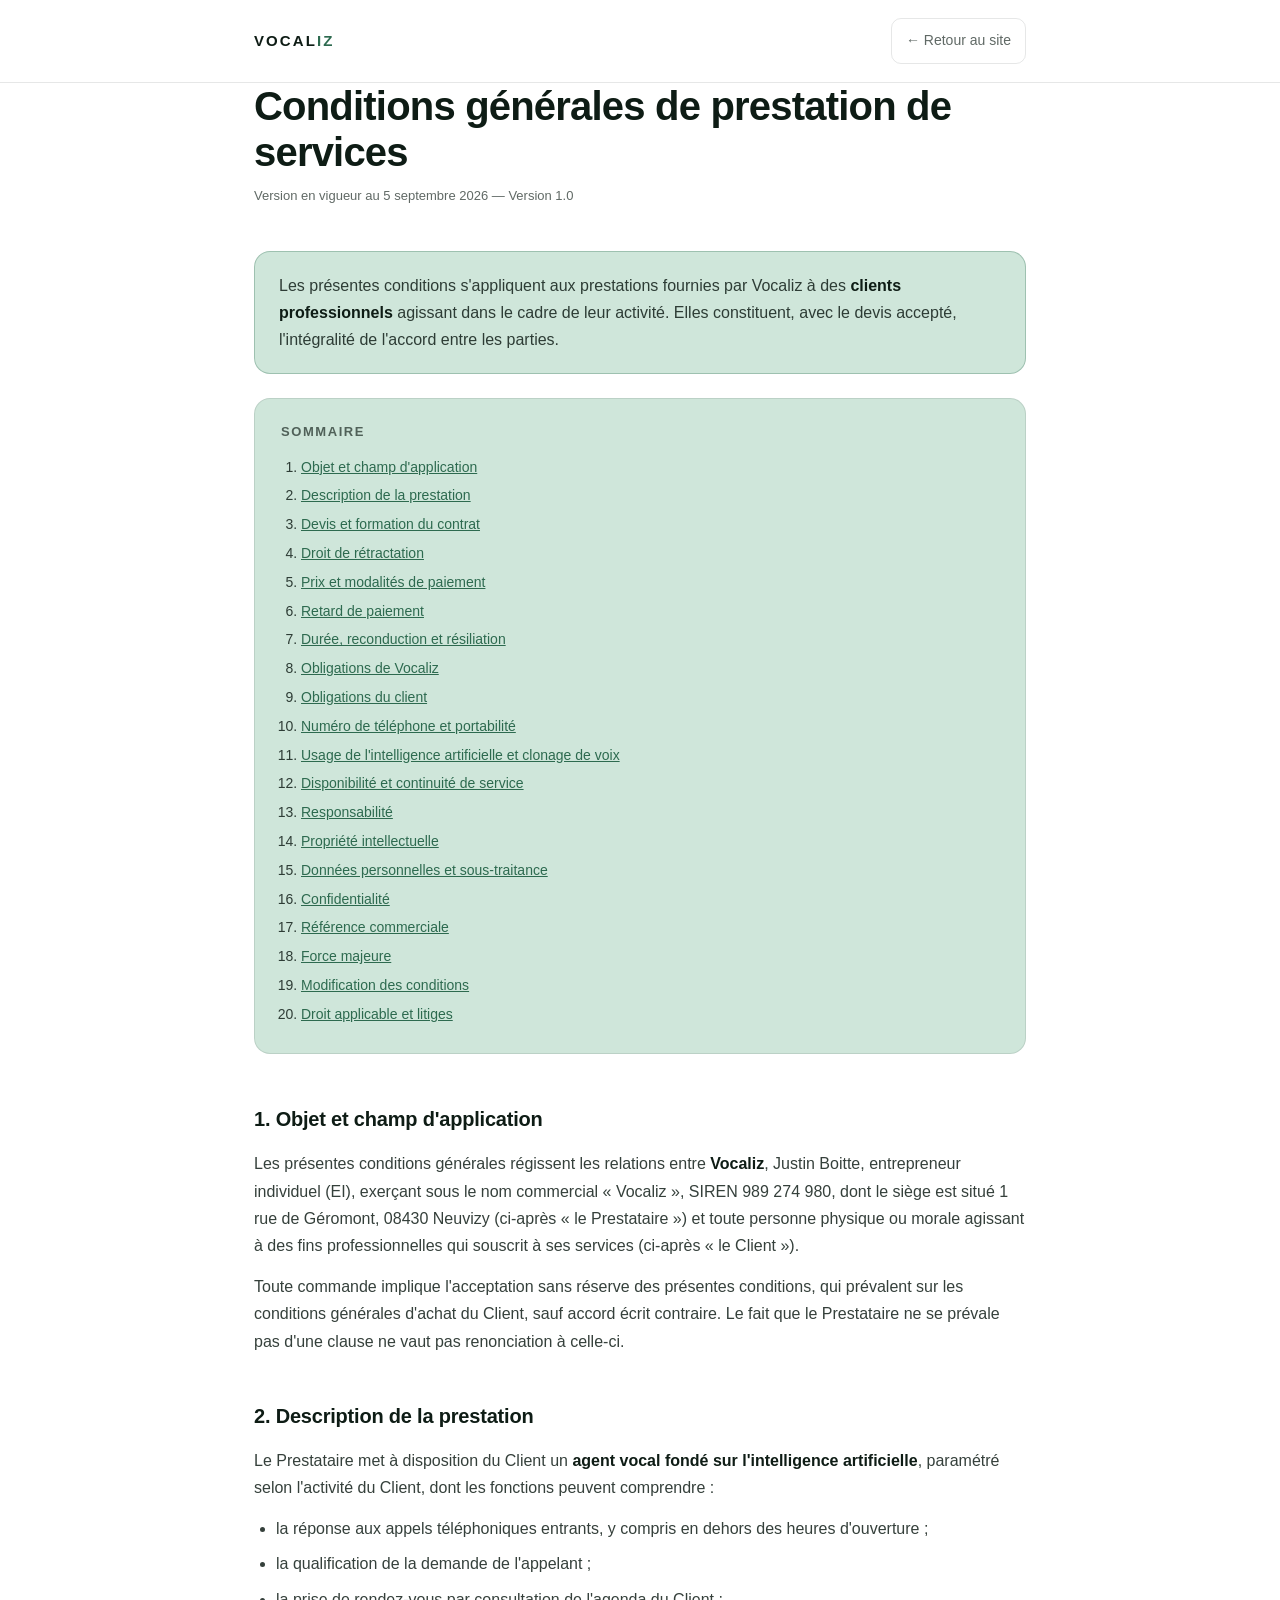
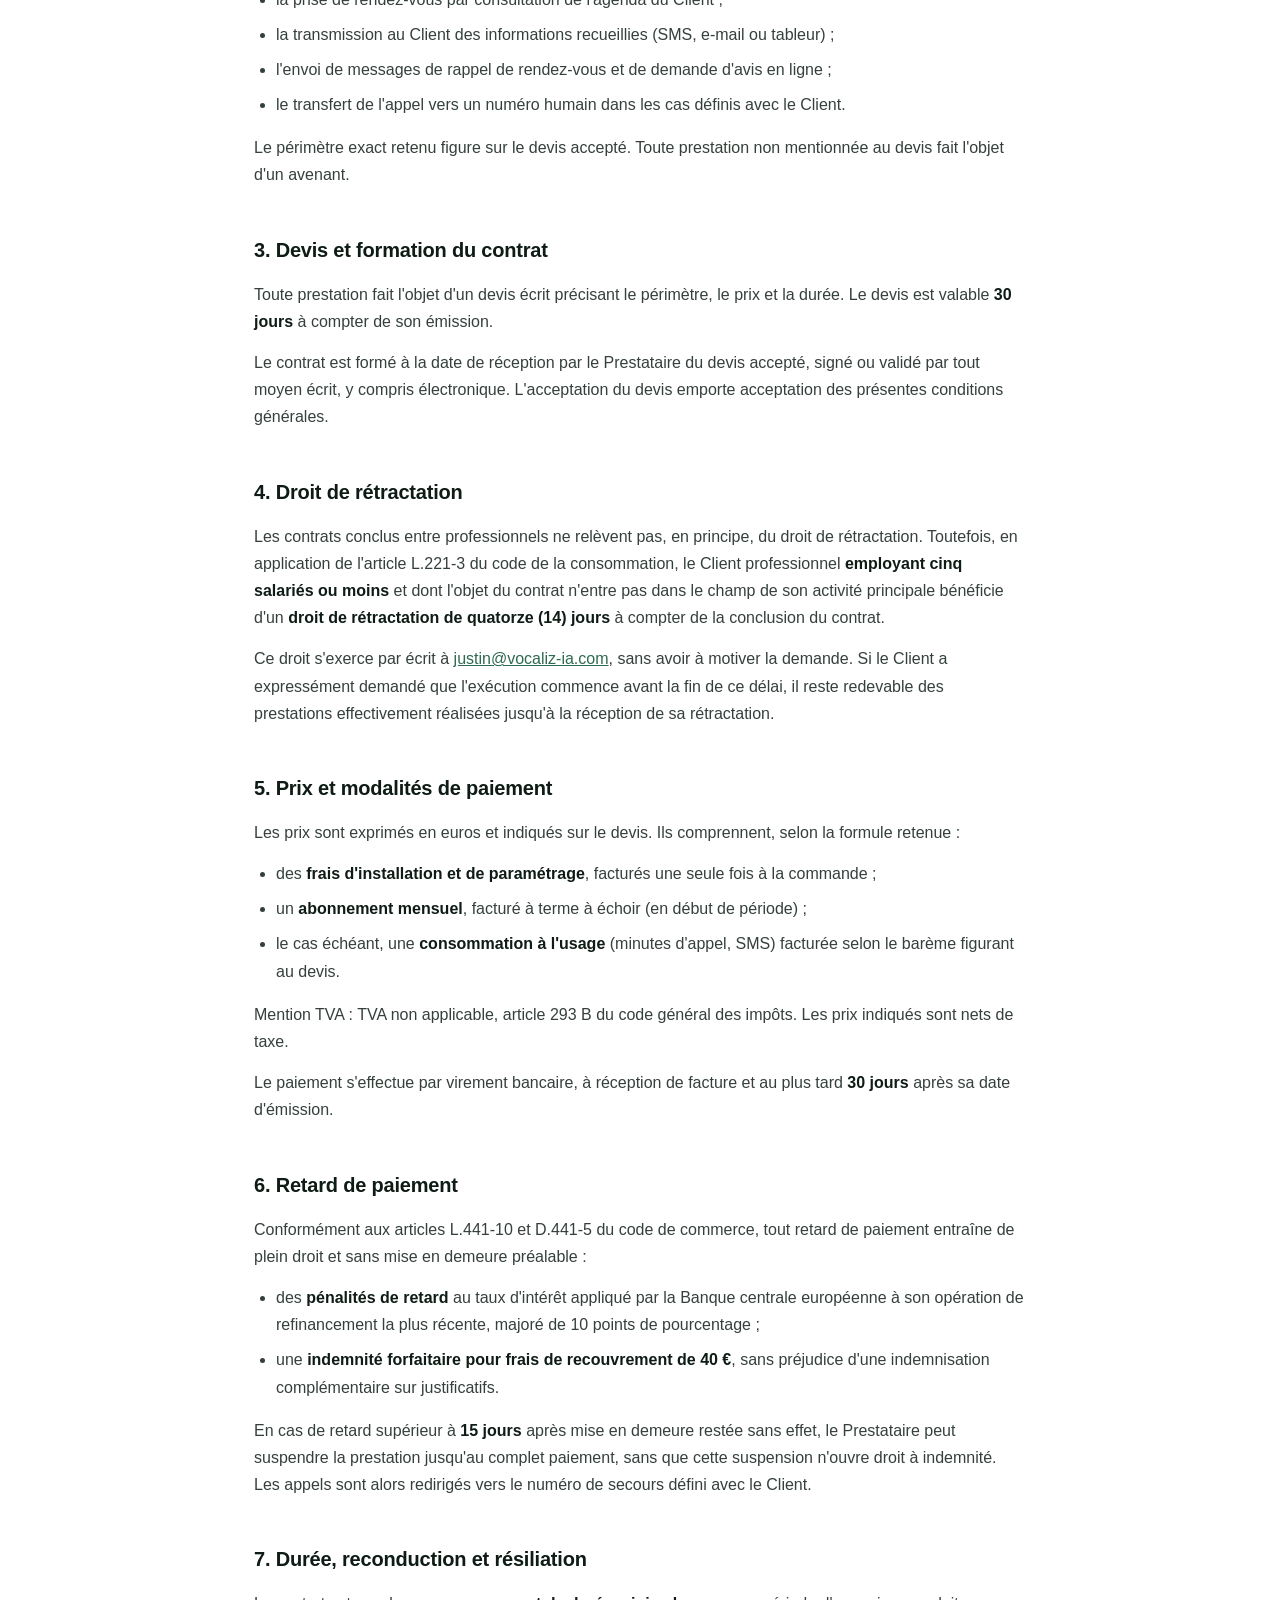
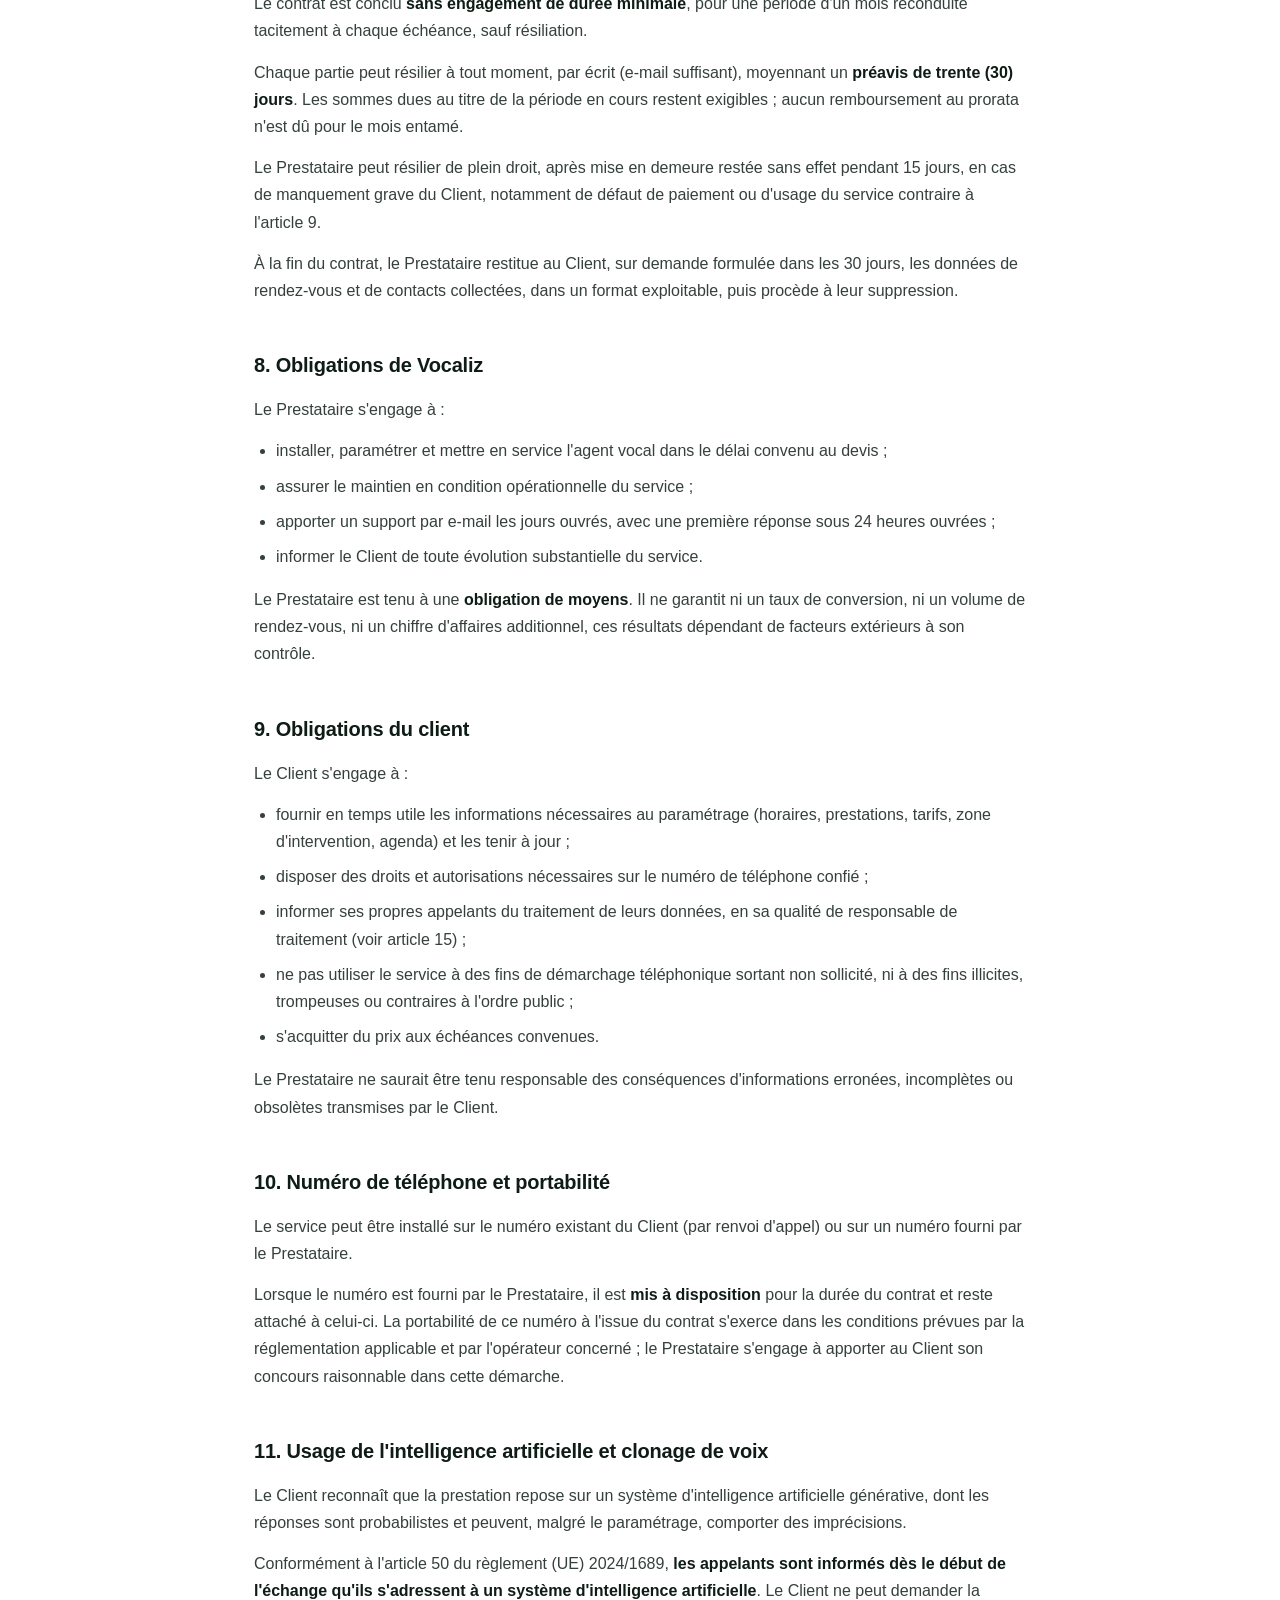
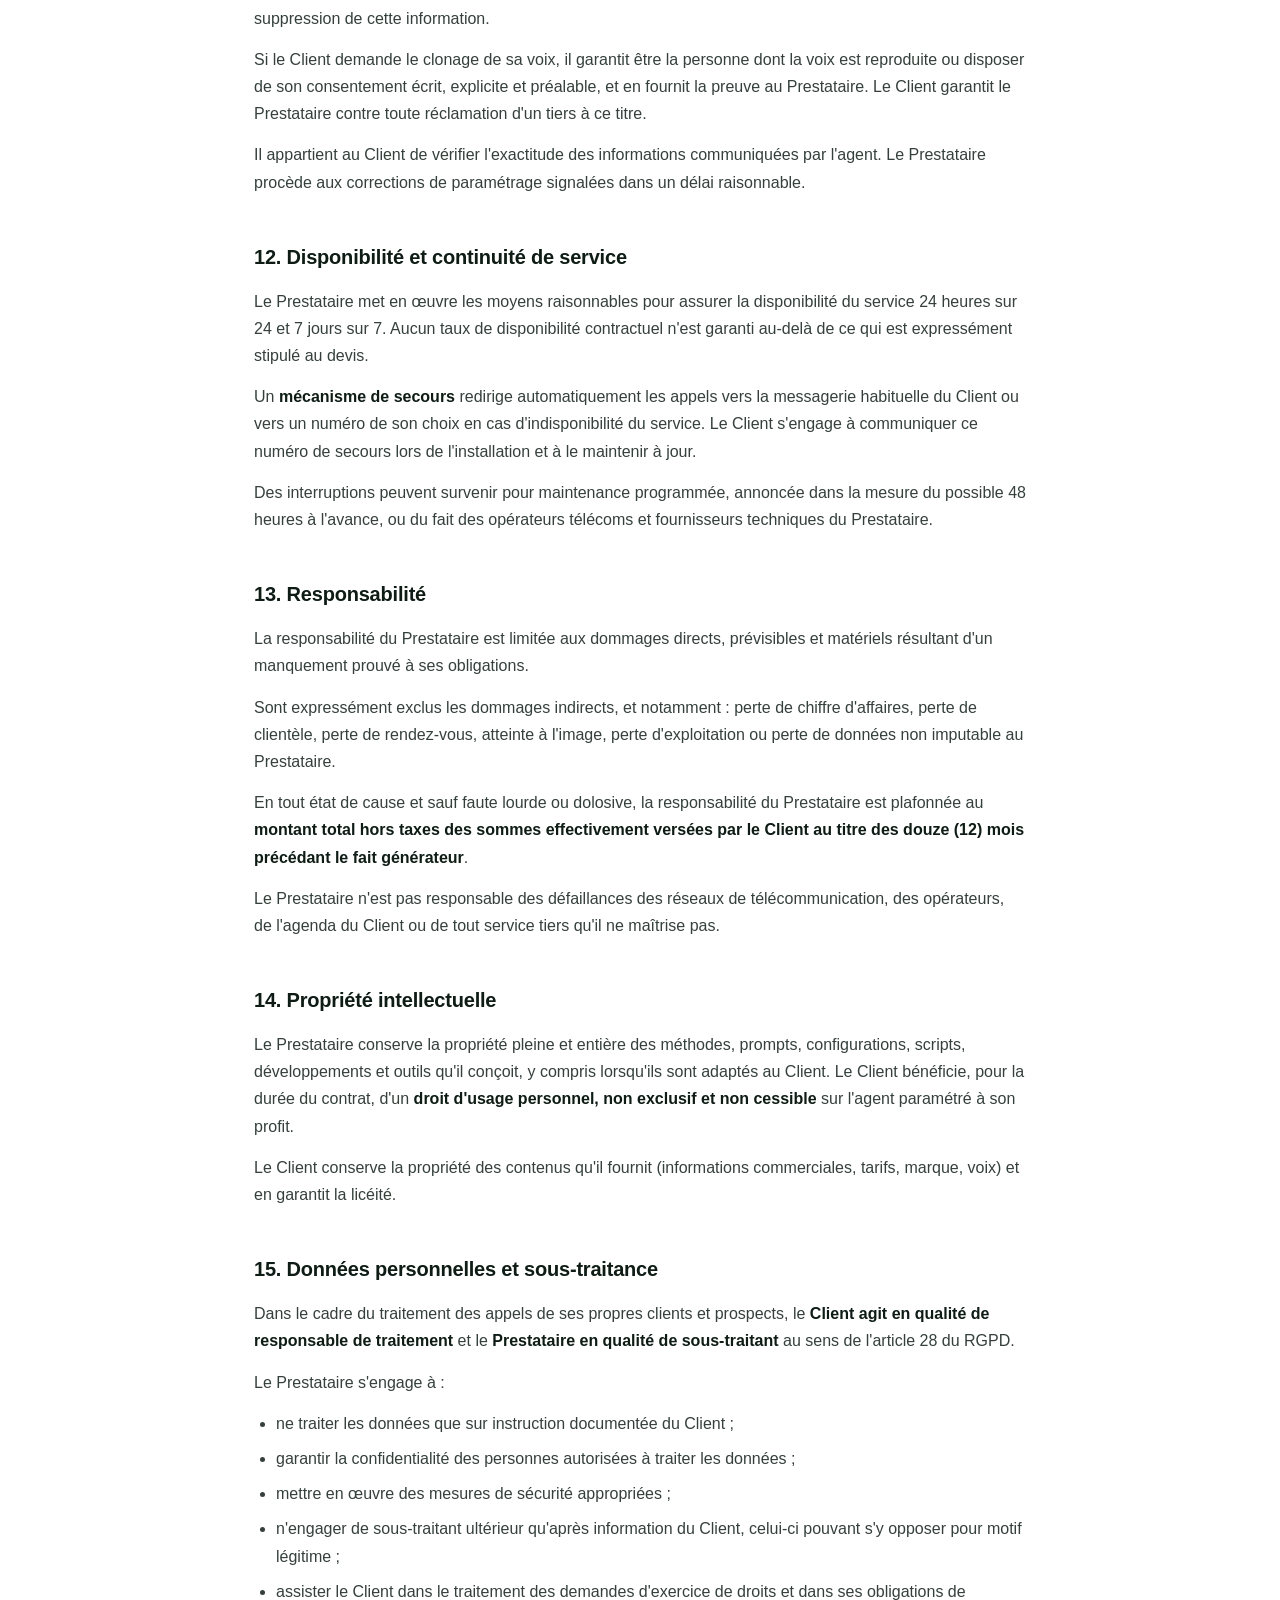
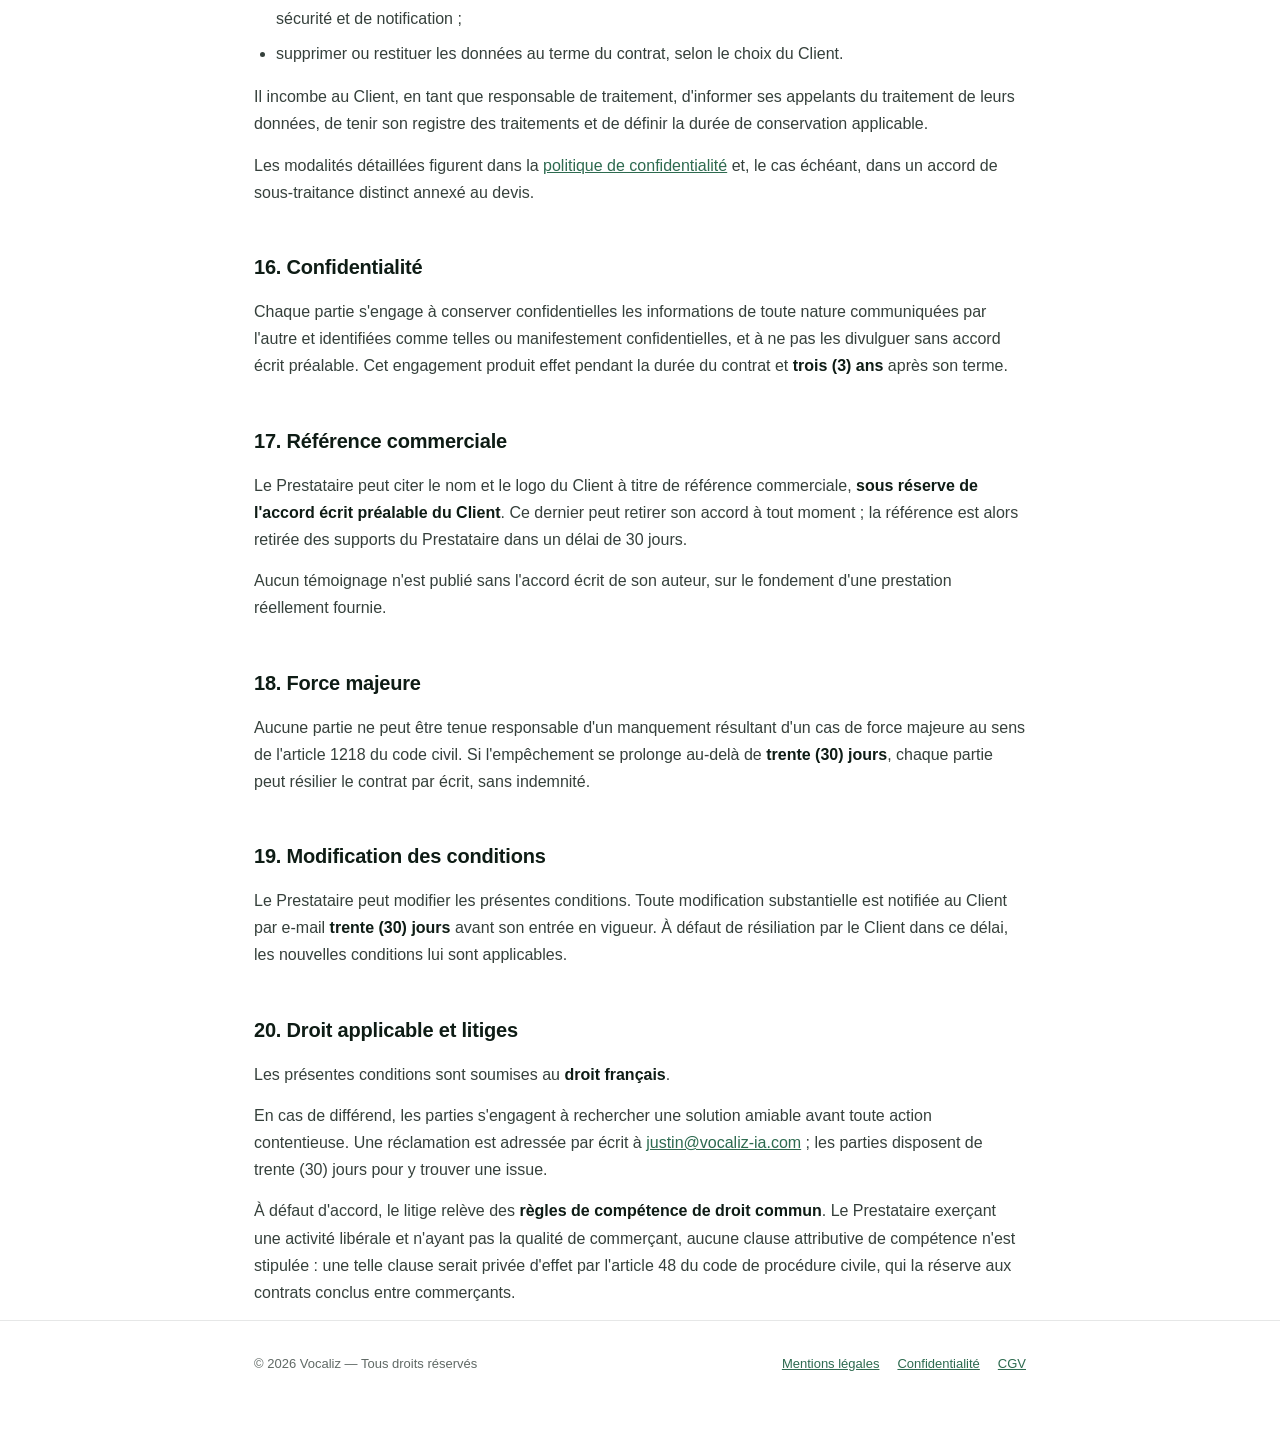
<file: cgv.html>
<!DOCTYPE html>
<html lang="fr">
<head>
<meta charset="UTF-8">
<meta name="viewport" content="width=device-width, initial-scale=1.0">
<title>Conditions générales de prestation — Vocaliz</title>
<meta name="description" content="Conditions générales de prestation de services Vocaliz : devis, prix, durée, résiliation, disponibilité, responsabilité et sous-traitance des données.">
<link rel="canonical" href="https://vocaliz-ia.com/cgv.html">
<link rel="icon" href="/favicon.ico" sizes="48x48 96x96">
<link rel="icon" type="image/png" sizes="96x96" href="/favicon-96.png">
<link rel="icon" type="image/svg+xml" href="/logo.svg">
<link rel="apple-touch-icon" sizes="180x180" href="/apple-touch-icon.png">
<link rel="stylesheet" href="legal.css">
</head>
<body>

<header class="legal-header">
  <div class="wrap">
    <a class="brand" href="/">VOCAL<span>IZ</span></a>
    <a class="back" href="/">← Retour au site</a>
  </div>
</header>

<main class="wrap">

  <h1>Conditions générales de prestation de services</h1>
  <p class="updated">Version en vigueur au 5 septembre 2026 — Version 1.0</p>

  <div class="note">
    <p>Les présentes conditions s'appliquent aux prestations fournies par Vocaliz à des <strong>clients professionnels</strong> agissant dans le cadre de leur activité. Elles constituent, avec le devis accepté, l'intégralité de l'accord entre les parties.</p>
  </div>

  <nav class="toc" aria-label="Sommaire">
    <h2>Sommaire</h2>
    <ol>
      <li><a href="#objet">Objet et champ d'application</a></li>
      <li><a href="#prestation">Description de la prestation</a></li>
      <li><a href="#commande">Devis et formation du contrat</a></li>
      <li><a href="#retractation">Droit de rétractation</a></li>
      <li><a href="#prix">Prix et modalités de paiement</a></li>
      <li><a href="#retard">Retard de paiement</a></li>
      <li><a href="#duree">Durée, reconduction et résiliation</a></li>
      <li><a href="#obligations-vocaliz">Obligations de Vocaliz</a></li>
      <li><a href="#obligations-client">Obligations du client</a></li>
      <li><a href="#numero">Numéro de téléphone et portabilité</a></li>
      <li><a href="#ia">Usage de l'intelligence artificielle et clonage de voix</a></li>
      <li><a href="#disponibilite">Disponibilité et continuité de service</a></li>
      <li><a href="#responsabilite">Responsabilité</a></li>
      <li><a href="#pi">Propriété intellectuelle</a></li>
      <li><a href="#donnees">Données personnelles et sous-traitance</a></li>
      <li><a href="#confidentialite">Confidentialité</a></li>
      <li><a href="#reference">Référence commerciale</a></li>
      <li><a href="#force-majeure">Force majeure</a></li>
      <li><a href="#modification">Modification des conditions</a></li>
      <li><a href="#litiges">Droit applicable et litiges</a></li>
    </ol>
  </nav>

  <h2 id="objet">1. Objet et champ d'application</h2>
  <p>Les présentes conditions générales régissent les relations entre <strong>Vocaliz</strong>, Justin Boitte, entrepreneur individuel (EI), exerçant sous le nom commercial « Vocaliz », SIREN 989 274 980, dont le siège est situé 1 rue de Géromont, 08430 Neuvizy (ci-après « le Prestataire ») et toute personne physique ou morale agissant à des fins professionnelles qui souscrit à ses services (ci-après « le Client »).</p>
  <p>Toute commande implique l'acceptation sans réserve des présentes conditions, qui prévalent sur les conditions générales d'achat du Client, sauf accord écrit contraire. Le fait que le Prestataire ne se prévale pas d'une clause ne vaut pas renonciation à celle-ci.</p>

  <h2 id="prestation">2. Description de la prestation</h2>
  <p>Le Prestataire met à disposition du Client un <strong>agent vocal fondé sur l'intelligence artificielle</strong>, paramétré selon l'activité du Client, dont les fonctions peuvent comprendre :</p>
  <ul>
    <li>la réponse aux appels téléphoniques entrants, y compris en dehors des heures d'ouverture ;</li>
    <li>la qualification de la demande de l'appelant ;</li>
    <li>la prise de rendez-vous par consultation de l'agenda du Client ;</li>
    <li>la transmission au Client des informations recueillies (SMS, e-mail ou tableur) ;</li>
    <li>l'envoi de messages de rappel de rendez-vous et de demande d'avis en ligne ;</li>
    <li>le transfert de l'appel vers un numéro humain dans les cas définis avec le Client.</li>
  </ul>
  <p>Le périmètre exact retenu figure sur le devis accepté. Toute prestation non mentionnée au devis fait l'objet d'un avenant.</p>

  <h2 id="commande">3. Devis et formation du contrat</h2>
  <p>Toute prestation fait l'objet d'un devis écrit précisant le périmètre, le prix et la durée. Le devis est valable <strong>30 jours</strong> à compter de son émission.</p>
  <p>Le contrat est formé à la date de réception par le Prestataire du devis accepté, signé ou validé par tout moyen écrit, y compris électronique. L'acceptation du devis emporte acceptation des présentes conditions générales.</p>

  <h2 id="retractation">4. Droit de rétractation</h2>
  <p>Les contrats conclus entre professionnels ne relèvent pas, en principe, du droit de rétractation. Toutefois, en application de l'article L.221-3 du code de la consommation, le Client professionnel <strong>employant cinq salariés ou moins</strong> et dont l'objet du contrat n'entre pas dans le champ de son activité principale bénéficie d'un <strong>droit de rétractation de quatorze (14) jours</strong> à compter de la conclusion du contrat.</p>
  <p>Ce droit s'exerce par écrit à <a href="mailto:justin@vocaliz-ia.com">justin@vocaliz-ia.com</a>, sans avoir à motiver la demande. Si le Client a expressément demandé que l'exécution commence avant la fin de ce délai, il reste redevable des prestations effectivement réalisées jusqu'à la réception de sa rétractation.</p>

  <h2 id="prix">5. Prix et modalités de paiement</h2>
  <p>Les prix sont exprimés en euros et indiqués sur le devis. Ils comprennent, selon la formule retenue :</p>
  <ul>
    <li>des <strong>frais d'installation et de paramétrage</strong>, facturés une seule fois à la commande ;</li>
    <li>un <strong>abonnement mensuel</strong>, facturé à terme à échoir (en début de période) ;</li>
    <li>le cas échéant, une <strong>consommation à l'usage</strong> (minutes d'appel, SMS) facturée selon le barème figurant au devis.</li>
  </ul>
  <p>Mention TVA : TVA non applicable, article 293 B du code général des impôts. Les prix indiqués sont nets de taxe.</p>
  <p>Le paiement s'effectue par virement bancaire, à réception de facture et au plus tard <strong>30 jours</strong> après sa date d'émission.</p>

  <h2 id="retard">6. Retard de paiement</h2>
  <p>Conformément aux articles L.441-10 et D.441-5 du code de commerce, tout retard de paiement entraîne de plein droit et sans mise en demeure préalable :</p>
  <ul>
    <li>des <strong>pénalités de retard</strong> au taux d'intérêt appliqué par la Banque centrale européenne à son opération de refinancement la plus récente, majoré de 10 points de pourcentage ;</li>
    <li>une <strong>indemnité forfaitaire pour frais de recouvrement de 40 €</strong>, sans préjudice d'une indemnisation complémentaire sur justificatifs.</li>
  </ul>
  <p>En cas de retard supérieur à <strong>15 jours</strong> après mise en demeure restée sans effet, le Prestataire peut suspendre la prestation jusqu'au complet paiement, sans que cette suspension n'ouvre droit à indemnité. Les appels sont alors redirigés vers le numéro de secours défini avec le Client.</p>

  <h2 id="duree">7. Durée, reconduction et résiliation</h2>
  <p>Le contrat est conclu <strong>sans engagement de durée minimale</strong>, pour une période d'un mois reconduite tacitement à chaque échéance, sauf résiliation.</p>
  <p>Chaque partie peut résilier à tout moment, par écrit (e-mail suffisant), moyennant un <strong>préavis de trente (30) jours</strong>. Les sommes dues au titre de la période en cours restent exigibles ; aucun remboursement au prorata n'est dû pour le mois entamé.</p>
  <p>Le Prestataire peut résilier de plein droit, après mise en demeure restée sans effet pendant 15 jours, en cas de manquement grave du Client, notamment de défaut de paiement ou d'usage du service contraire à l'article 9.</p>
  <p>À la fin du contrat, le Prestataire restitue au Client, sur demande formulée dans les 30 jours, les données de rendez-vous et de contacts collectées, dans un format exploitable, puis procède à leur suppression.</p>

  <h2 id="obligations-vocaliz">8. Obligations de Vocaliz</h2>
  <p>Le Prestataire s'engage à :</p>
  <ul>
    <li>installer, paramétrer et mettre en service l'agent vocal dans le délai convenu au devis ;</li>
    <li>assurer le maintien en condition opérationnelle du service ;</li>
    <li>apporter un support par e-mail les jours ouvrés, avec une première réponse sous 24 heures ouvrées ;</li>
    <li>informer le Client de toute évolution substantielle du service.</li>
  </ul>
  <p>Le Prestataire est tenu à une <strong>obligation de moyens</strong>. Il ne garantit ni un taux de conversion, ni un volume de rendez-vous, ni un chiffre d'affaires additionnel, ces résultats dépendant de facteurs extérieurs à son contrôle.</p>

  <h2 id="obligations-client">9. Obligations du client</h2>
  <p>Le Client s'engage à :</p>
  <ul>
    <li>fournir en temps utile les informations nécessaires au paramétrage (horaires, prestations, tarifs, zone d'intervention, agenda) et les tenir à jour ;</li>
    <li>disposer des droits et autorisations nécessaires sur le numéro de téléphone confié ;</li>
    <li>informer ses propres appelants du traitement de leurs données, en sa qualité de responsable de traitement (voir article 15) ;</li>
    <li>ne pas utiliser le service à des fins de démarchage téléphonique sortant non sollicité, ni à des fins illicites, trompeuses ou contraires à l'ordre public ;</li>
    <li>s'acquitter du prix aux échéances convenues.</li>
  </ul>
  <p>Le Prestataire ne saurait être tenu responsable des conséquences d'informations erronées, incomplètes ou obsolètes transmises par le Client.</p>

  <h2 id="numero">10. Numéro de téléphone et portabilité</h2>
  <p>Le service peut être installé sur le numéro existant du Client (par renvoi d'appel) ou sur un numéro fourni par le Prestataire.</p>
  <p>Lorsque le numéro est fourni par le Prestataire, il est <strong>mis à disposition</strong> pour la durée du contrat et reste attaché à celui-ci. La portabilité de ce numéro à l'issue du contrat s'exerce dans les conditions prévues par la réglementation applicable et par l'opérateur concerné ; le Prestataire s'engage à apporter au Client son concours raisonnable dans cette démarche.</p>

  <h2 id="ia">11. Usage de l'intelligence artificielle et clonage de voix</h2>
  <p>Le Client reconnaît que la prestation repose sur un système d'intelligence artificielle générative, dont les réponses sont probabilistes et peuvent, malgré le paramétrage, comporter des imprécisions.</p>
  <p>Conformément à l'article 50 du règlement (UE) 2024/1689, <strong>les appelants sont informés dès le début de l'échange qu'ils s'adressent à un système d'intelligence artificielle</strong>. Le Client ne peut demander la suppression de cette information.</p>
  <p>Si le Client demande le clonage de sa voix, il garantit être la personne dont la voix est reproduite ou disposer de son consentement écrit, explicite et préalable, et en fournit la preuve au Prestataire. Le Client garantit le Prestataire contre toute réclamation d'un tiers à ce titre.</p>
  <p>Il appartient au Client de vérifier l'exactitude des informations communiquées par l'agent. Le Prestataire procède aux corrections de paramétrage signalées dans un délai raisonnable.</p>

  <h2 id="disponibilite">12. Disponibilité et continuité de service</h2>
  <p>Le Prestataire met en œuvre les moyens raisonnables pour assurer la disponibilité du service 24 heures sur 24 et 7 jours sur 7. Aucun taux de disponibilité contractuel n'est garanti au-delà de ce qui est expressément stipulé au devis.</p>
  <p>Un <strong>mécanisme de secours</strong> redirige automatiquement les appels vers la messagerie habituelle du Client ou vers un numéro de son choix en cas d'indisponibilité du service. Le Client s'engage à communiquer ce numéro de secours lors de l'installation et à le maintenir à jour.</p>
  <p>Des interruptions peuvent survenir pour maintenance programmée, annoncée dans la mesure du possible 48 heures à l'avance, ou du fait des opérateurs télécoms et fournisseurs techniques du Prestataire.</p>

  <h2 id="responsabilite">13. Responsabilité</h2>
  <p>La responsabilité du Prestataire est limitée aux dommages directs, prévisibles et matériels résultant d'un manquement prouvé à ses obligations.</p>
  <p>Sont expressément exclus les dommages indirects, et notamment : perte de chiffre d'affaires, perte de clientèle, perte de rendez-vous, atteinte à l'image, perte d'exploitation ou perte de données non imputable au Prestataire.</p>
  <p>En tout état de cause et sauf faute lourde ou dolosive, la responsabilité du Prestataire est plafonnée au <strong>montant total hors taxes des sommes effectivement versées par le Client au titre des douze (12) mois précédant le fait générateur</strong>.</p>
  <p>Le Prestataire n'est pas responsable des défaillances des réseaux de télécommunication, des opérateurs, de l'agenda du Client ou de tout service tiers qu'il ne maîtrise pas.</p>

  <h2 id="pi">14. Propriété intellectuelle</h2>
  <p>Le Prestataire conserve la propriété pleine et entière des méthodes, prompts, configurations, scripts, développements et outils qu'il conçoit, y compris lorsqu'ils sont adaptés au Client. Le Client bénéficie, pour la durée du contrat, d'un <strong>droit d'usage personnel, non exclusif et non cessible</strong> sur l'agent paramétré à son profit.</p>
  <p>Le Client conserve la propriété des contenus qu'il fournit (informations commerciales, tarifs, marque, voix) et en garantit la licéité.</p>

  <h2 id="donnees">15. Données personnelles et sous-traitance</h2>
  <p>Dans le cadre du traitement des appels de ses propres clients et prospects, le <strong>Client agit en qualité de responsable de traitement</strong> et le <strong>Prestataire en qualité de sous-traitant</strong> au sens de l'article 28 du RGPD.</p>
  <p>Le Prestataire s'engage à :</p>
  <ul>
    <li>ne traiter les données que sur instruction documentée du Client ;</li>
    <li>garantir la confidentialité des personnes autorisées à traiter les données ;</li>
    <li>mettre en œuvre des mesures de sécurité appropriées ;</li>
    <li>n'engager de sous-traitant ultérieur qu'après information du Client, celui-ci pouvant s'y opposer pour motif légitime ;</li>
    <li>assister le Client dans le traitement des demandes d'exercice de droits et dans ses obligations de sécurité et de notification ;</li>
    <li>supprimer ou restituer les données au terme du contrat, selon le choix du Client.</li>
  </ul>
  <p>Il incombe au Client, en tant que responsable de traitement, d'informer ses appelants du traitement de leurs données, de tenir son registre des traitements et de définir la durée de conservation applicable.</p>
  <p>Les modalités détaillées figurent dans la <a href="politique-confidentialite.html">politique de confidentialité</a> et, le cas échéant, dans un accord de sous-traitance distinct annexé au devis.</p>

  <h2 id="confidentialite">16. Confidentialité</h2>
  <p>Chaque partie s'engage à conserver confidentielles les informations de toute nature communiquées par l'autre et identifiées comme telles ou manifestement confidentielles, et à ne pas les divulguer sans accord écrit préalable. Cet engagement produit effet pendant la durée du contrat et <strong>trois (3) ans</strong> après son terme.</p>

  <h2 id="reference">17. Référence commerciale</h2>
  <p>Le Prestataire peut citer le nom et le logo du Client à titre de référence commerciale, <strong>sous réserve de l'accord écrit préalable du Client</strong>. Ce dernier peut retirer son accord à tout moment ; la référence est alors retirée des supports du Prestataire dans un délai de 30 jours.</p>
  <p>Aucun témoignage n'est publié sans l'accord écrit de son auteur, sur le fondement d'une prestation réellement fournie.</p>

  <h2 id="force-majeure">18. Force majeure</h2>
  <p>Aucune partie ne peut être tenue responsable d'un manquement résultant d'un cas de force majeure au sens de l'article 1218 du code civil. Si l'empêchement se prolonge au-delà de <strong>trente (30) jours</strong>, chaque partie peut résilier le contrat par écrit, sans indemnité.</p>

  <h2 id="modification">19. Modification des conditions</h2>
  <p>Le Prestataire peut modifier les présentes conditions. Toute modification substantielle est notifiée au Client par e-mail <strong>trente (30) jours</strong> avant son entrée en vigueur. À défaut de résiliation par le Client dans ce délai, les nouvelles conditions lui sont applicables.</p>

  <h2 id="litiges">20. Droit applicable et litiges</h2>
  <p>Les présentes conditions sont soumises au <strong>droit français</strong>.</p>
  <p>En cas de différend, les parties s'engagent à rechercher une solution amiable avant toute action contentieuse. Une réclamation est adressée par écrit à <a href="mailto:justin@vocaliz-ia.com">justin@vocaliz-ia.com</a> ; les parties disposent de trente (30) jours pour y trouver une issue.</p>
  <p>À défaut d'accord, le litige relève des <strong>règles de compétence de droit commun</strong>. Le Prestataire exerçant une activité libérale et n'ayant pas la qualité de commerçant, aucune clause attributive de compétence n'est stipulée : une telle clause serait privée d'effet par l'article 48 du code de procédure civile, qui la réserve aux contrats conclus entre commerçants.</p>

</main>

<footer class="legal-footer">
  <div class="wrap">
    <div>© <span id="y">2026</span> Vocaliz — Tous droits réservés</div>
    <nav aria-label="Pages légales">
      <a href="mentions-legales.html">Mentions légales</a>
      <a href="politique-confidentialite.html">Confidentialité</a>
      <a href="cgv.html">CGV</a>
    </nav>
  </div>
</footer>

<script>document.getElementById('y').textContent=new Date().getFullYear();</script>
</body>
</html>
</file>
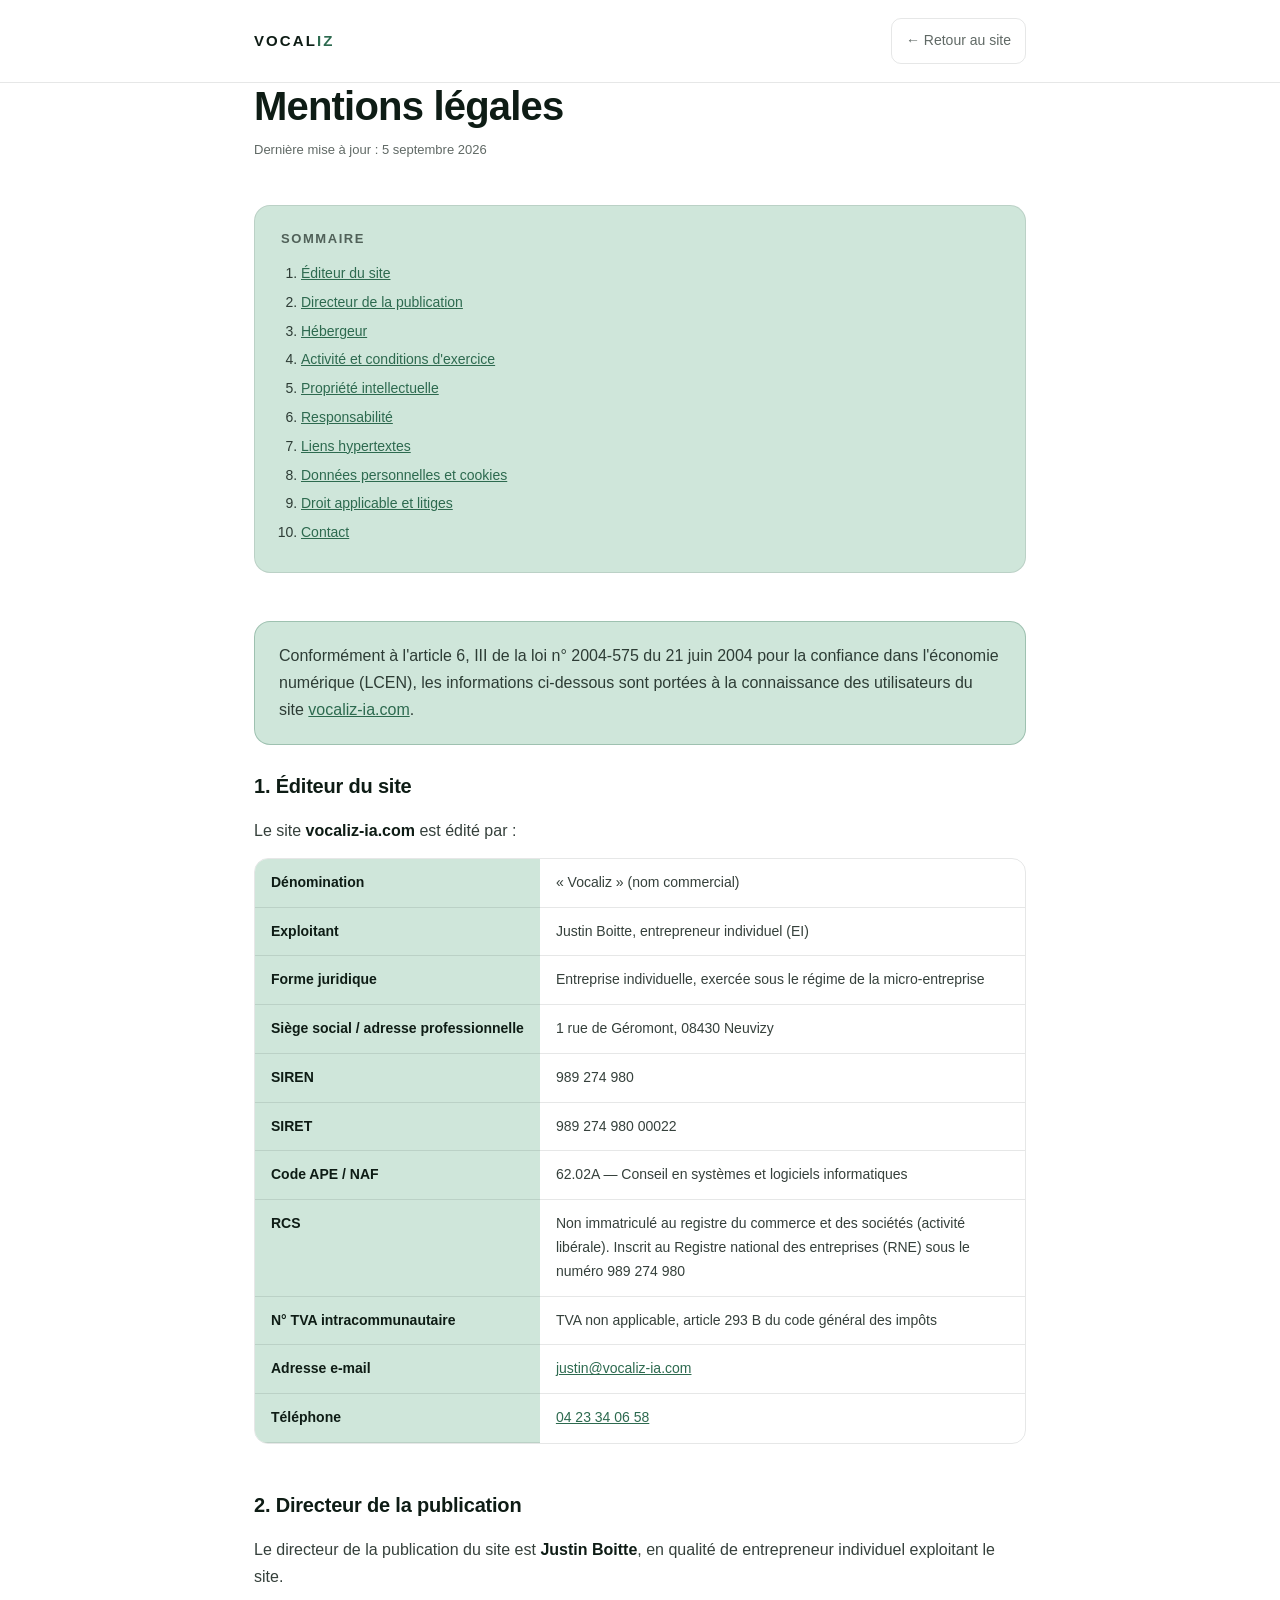
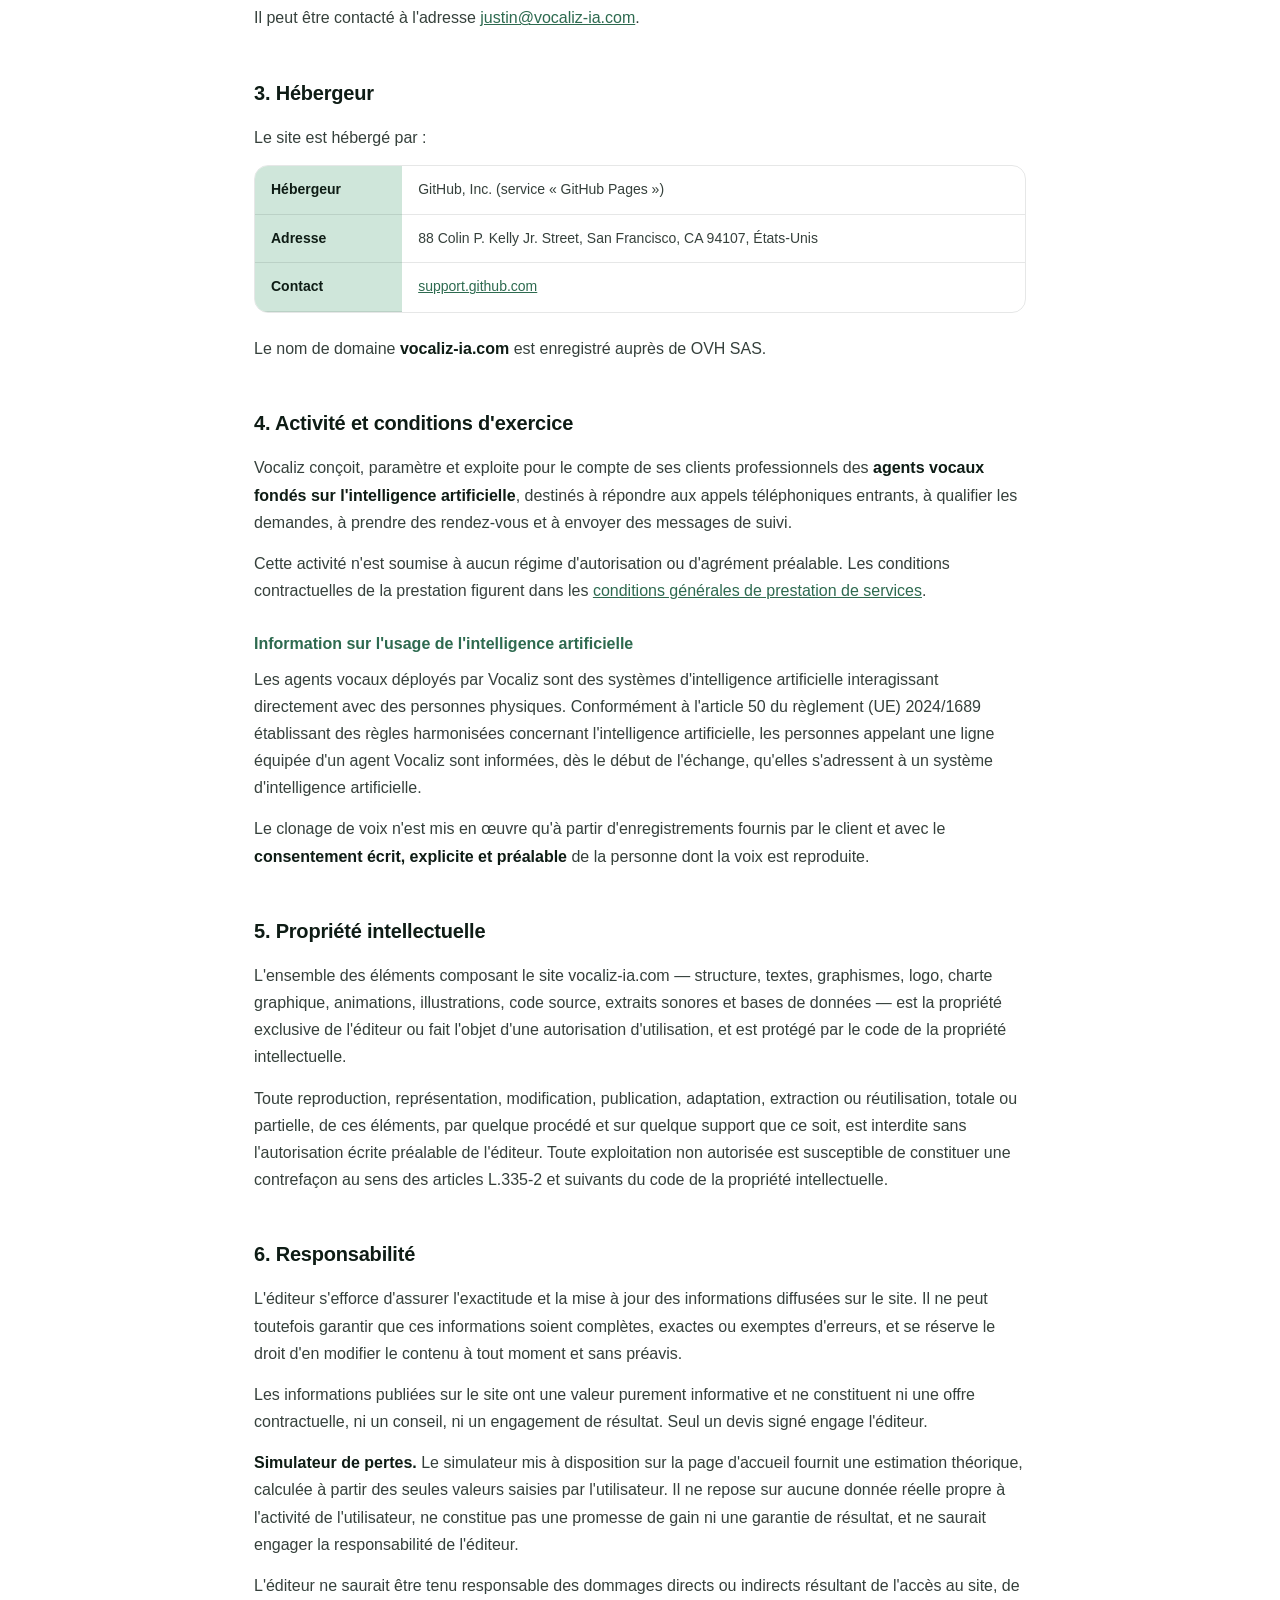
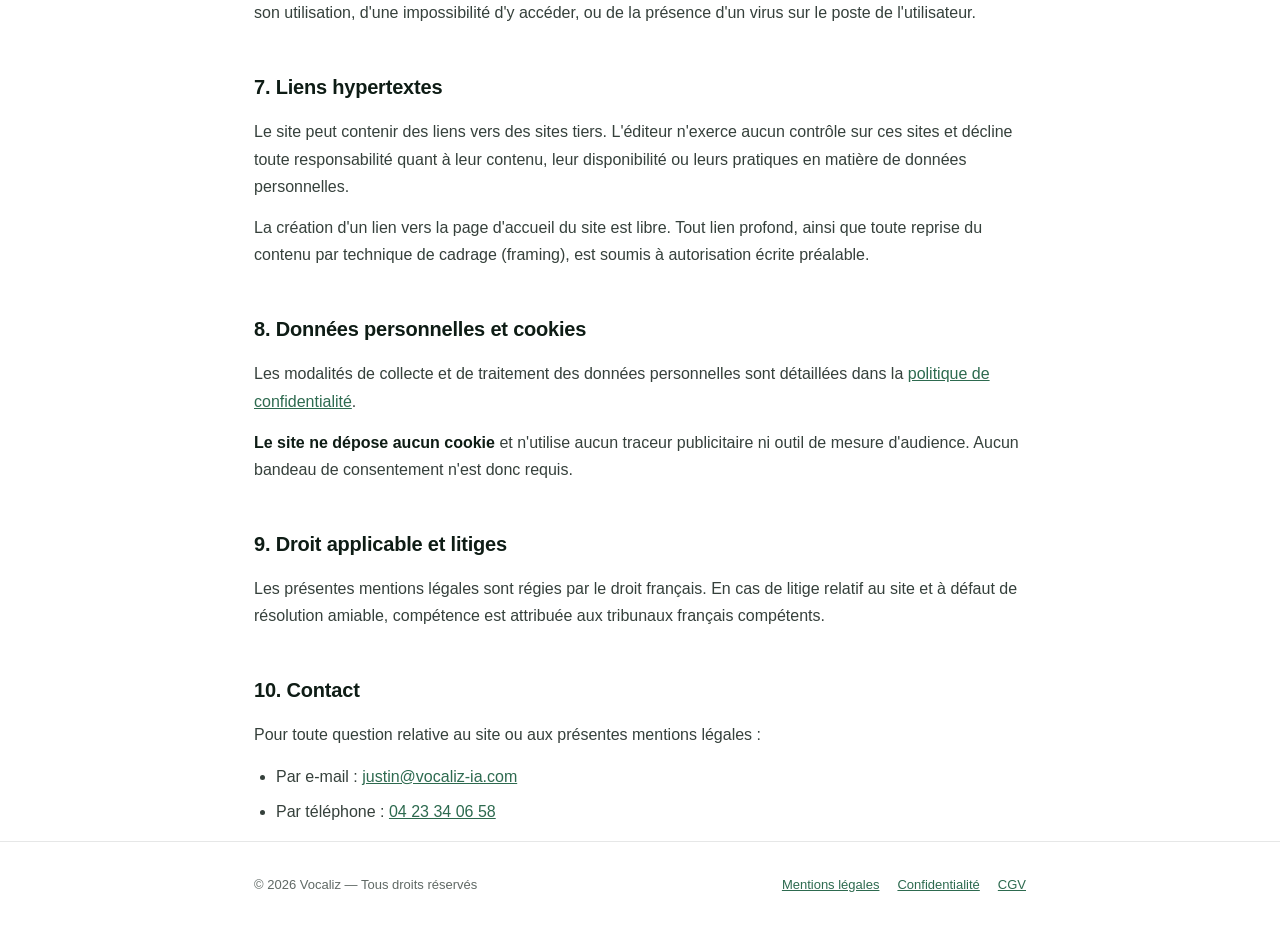
<file: mentions-legales.html>
<!DOCTYPE html>
<html lang="fr">
<head>
<meta charset="UTF-8">
<meta name="viewport" content="width=device-width, initial-scale=1.0">
<title>Mentions légales — Vocaliz</title>
<meta name="description" content="Mentions légales du site vocaliz-ia.com : éditeur, directeur de publication, hébergeur, propriété intellectuelle et responsabilité.">
<link rel="canonical" href="https://vocaliz-ia.com/mentions-legales.html">
<link rel="icon" href="/favicon.ico" sizes="48x48 96x96">
<link rel="icon" type="image/png" sizes="96x96" href="/favicon-96.png">
<link rel="icon" type="image/svg+xml" href="/logo.svg">
<link rel="apple-touch-icon" sizes="180x180" href="/apple-touch-icon.png">
<link rel="stylesheet" href="legal.css">
</head>
<body>

<header class="legal-header">
  <div class="wrap">
    <a class="brand" href="/">VOCAL<span>IZ</span></a>
    <a class="back" href="/">← Retour au site</a>
  </div>
</header>

<main class="wrap">

  <h1>Mentions légales</h1>
  <p class="updated">Dernière mise à jour : 5 septembre 2026</p>

  <nav class="toc" aria-label="Sommaire">
    <h2>Sommaire</h2>
    <ol>
      <li><a href="#editeur">Éditeur du site</a></li>
      <li><a href="#publication">Directeur de la publication</a></li>
      <li><a href="#hebergeur">Hébergeur</a></li>
      <li><a href="#activite">Activité et conditions d'exercice</a></li>
      <li><a href="#propriete">Propriété intellectuelle</a></li>
      <li><a href="#responsabilite">Responsabilité</a></li>
      <li><a href="#liens">Liens hypertextes</a></li>
      <li><a href="#donnees">Données personnelles et cookies</a></li>
      <li><a href="#droit">Droit applicable et litiges</a></li>
      <li><a href="#contact">Contact</a></li>
    </ol>
  </nav>

  <div class="note">
    <p>Conformément à l'article 6, III de la loi n° 2004-575 du 21 juin 2004 pour la confiance dans l'économie numérique (LCEN), les informations ci-dessous sont portées à la connaissance des utilisateurs du site <a href="https://vocaliz-ia.com">vocaliz-ia.com</a>.</p>
  </div>

  <h2 id="editeur">1. Éditeur du site</h2>
  <p>Le site <strong>vocaliz-ia.com</strong> est édité par :</p>
  <div class="table-scroll">
    <table>
      <tbody>
        <tr><th>Dénomination</th><td>« Vocaliz » (nom commercial)</td></tr>
        <tr><th>Exploitant</th><td>Justin Boitte, entrepreneur individuel (EI)</td></tr>
        <tr><th>Forme juridique</th><td>Entreprise individuelle, exercée sous le régime de la micro-entreprise</td></tr>
        <tr><th>Siège social / adresse professionnelle</th><td>1 rue de Géromont, 08430 Neuvizy</td></tr>
        <tr><th>SIREN</th><td>989 274 980</td></tr>
        <tr><th>SIRET</th><td>989 274 980 00022</td></tr>
        <tr><th>Code APE / NAF</th><td>62.02A — Conseil en systèmes et logiciels informatiques</td></tr>
        <tr><th>RCS</th><td>Non immatriculé au registre du commerce et des sociétés (activité libérale). Inscrit au Registre national des entreprises (RNE) sous le numéro 989&nbsp;274&nbsp;980</td></tr>
        <tr><th>N° TVA intracommunautaire</th><td>TVA non applicable, article 293 B du code général des impôts</td></tr>
        <tr><th>Adresse e-mail</th><td><a href="mailto:justin@vocaliz-ia.com">justin@vocaliz-ia.com</a></td></tr>
        <tr><th>Téléphone</th><td><a href="tel:+33423340658">04 23 34 06 58</a></td></tr>
      </tbody>
    </table>
  </div>

  <h2 id="publication">2. Directeur de la publication</h2>
  <p>Le directeur de la publication du site est <strong>Justin Boitte</strong>, en qualité de entrepreneur individuel exploitant le site.</p>
  <p>Il peut être contacté à l'adresse <a href="mailto:justin@vocaliz-ia.com">justin@vocaliz-ia.com</a>.</p>

  <h2 id="hebergeur">3. Hébergeur</h2>
  <p>Le site est hébergé par :</p>
  <div class="table-scroll">
    <table>
      <tbody>
        <tr><th>Hébergeur</th><td>GitHub, Inc. (service « GitHub Pages »)</td></tr>
        <tr><th>Adresse</th><td>88 Colin P. Kelly Jr. Street, San Francisco, CA 94107, États-Unis</td></tr>
        <tr><th>Contact</th><td><a href="https://support.github.com" rel="noopener">support.github.com</a></td></tr>
      </tbody>
    </table>
  </div>
  <p>Le nom de domaine <strong>vocaliz-ia.com</strong> est enregistré auprès de OVH SAS.</p>

  <h2 id="activite">4. Activité et conditions d'exercice</h2>
  <p>Vocaliz conçoit, paramètre et exploite pour le compte de ses clients professionnels des <strong>agents vocaux fondés sur l'intelligence artificielle</strong>, destinés à répondre aux appels téléphoniques entrants, à qualifier les demandes, à prendre des rendez-vous et à envoyer des messages de suivi.</p>
  <p>Cette activité n'est soumise à aucun régime d'autorisation ou d'agrément préalable. Les conditions contractuelles de la prestation figurent dans les <a href="cgv.html">conditions générales de prestation de services</a>.</p>

  <h3>Information sur l'usage de l'intelligence artificielle</h3>
  <p>Les agents vocaux déployés par Vocaliz sont des systèmes d'intelligence artificielle interagissant directement avec des personnes physiques. Conformément à l'article 50 du règlement (UE) 2024/1689 établissant des règles harmonisées concernant l'intelligence artificielle, les personnes appelant une ligne équipée d'un agent Vocaliz sont informées, dès le début de l'échange, qu'elles s'adressent à un système d'intelligence artificielle.</p>
  <p>Le clonage de voix n'est mis en œuvre qu'à partir d'enregistrements fournis par le client et avec le <strong>consentement écrit, explicite et préalable</strong> de la personne dont la voix est reproduite.</p>

  <h2 id="propriete">5. Propriété intellectuelle</h2>
  <p>L'ensemble des éléments composant le site vocaliz-ia.com — structure, textes, graphismes, logo, charte graphique, animations, illustrations, code source, extraits sonores et bases de données — est la propriété exclusive de l'éditeur ou fait l'objet d'une autorisation d'utilisation, et est protégé par le code de la propriété intellectuelle.</p>
  <p>Toute reproduction, représentation, modification, publication, adaptation, extraction ou réutilisation, totale ou partielle, de ces éléments, par quelque procédé et sur quelque support que ce soit, est interdite sans l'autorisation écrite préalable de l'éditeur. Toute exploitation non autorisée est susceptible de constituer une contrefaçon au sens des articles L.335-2 et suivants du code de la propriété intellectuelle.</p>

  <h2 id="responsabilite">6. Responsabilité</h2>
  <p>L'éditeur s'efforce d'assurer l'exactitude et la mise à jour des informations diffusées sur le site. Il ne peut toutefois garantir que ces informations soient complètes, exactes ou exemptes d'erreurs, et se réserve le droit d'en modifier le contenu à tout moment et sans préavis.</p>
  <p>Les informations publiées sur le site ont une valeur purement informative et ne constituent ni une offre contractuelle, ni un conseil, ni un engagement de résultat. Seul un devis signé engage l'éditeur.</p>
  <p><strong>Simulateur de pertes.</strong> Le simulateur mis à disposition sur la page d'accueil fournit une estimation théorique, calculée à partir des seules valeurs saisies par l'utilisateur. Il ne repose sur aucune donnée réelle propre à l'activité de l'utilisateur, ne constitue pas une promesse de gain ni une garantie de résultat, et ne saurait engager la responsabilité de l'éditeur.</p>
  <p>L'éditeur ne saurait être tenu responsable des dommages directs ou indirects résultant de l'accès au site, de son utilisation, d'une impossibilité d'y accéder, ou de la présence d'un virus sur le poste de l'utilisateur.</p>

  <h2 id="liens">7. Liens hypertextes</h2>
  <p>Le site peut contenir des liens vers des sites tiers. L'éditeur n'exerce aucun contrôle sur ces sites et décline toute responsabilité quant à leur contenu, leur disponibilité ou leurs pratiques en matière de données personnelles.</p>
  <p>La création d'un lien vers la page d'accueil du site est libre. Tout lien profond, ainsi que toute reprise du contenu par technique de cadrage (framing), est soumis à autorisation écrite préalable.</p>

  <h2 id="donnees">8. Données personnelles et cookies</h2>
  <p>Les modalités de collecte et de traitement des données personnelles sont détaillées dans la <a href="politique-confidentialite.html">politique de confidentialité</a>.</p>
  <p><strong>Le site ne dépose aucun cookie</strong> et n'utilise aucun traceur publicitaire ni outil de mesure d'audience. Aucun bandeau de consentement n'est donc requis.</p>

  <h2 id="droit">9. Droit applicable et litiges</h2>
  <p>Les présentes mentions légales sont régies par le droit français. En cas de litige relatif au site et à défaut de résolution amiable, compétence est attribuée aux tribunaux français compétents.</p>

  <h2 id="contact">10. Contact</h2>
  <p>Pour toute question relative au site ou aux présentes mentions légales :</p>
  <ul>
    <li>Par e-mail : <a href="mailto:justin@vocaliz-ia.com">justin@vocaliz-ia.com</a></li>
    <li>Par téléphone : <a href="tel:+33423340658">04 23 34 06 58</a></li>
  </ul>

</main>

<footer class="legal-footer">
  <div class="wrap">
    <div>© <span id="y">2026</span> Vocaliz — Tous droits réservés</div>
    <nav aria-label="Pages légales">
      <a href="mentions-legales.html">Mentions légales</a>
      <a href="politique-confidentialite.html">Confidentialité</a>
      <a href="cgv.html">CGV</a>
    </nav>
  </div>
</footer>

<script>document.getElementById('y').textContent=new Date().getFullYear();</script>
</body>
</html>
</file>
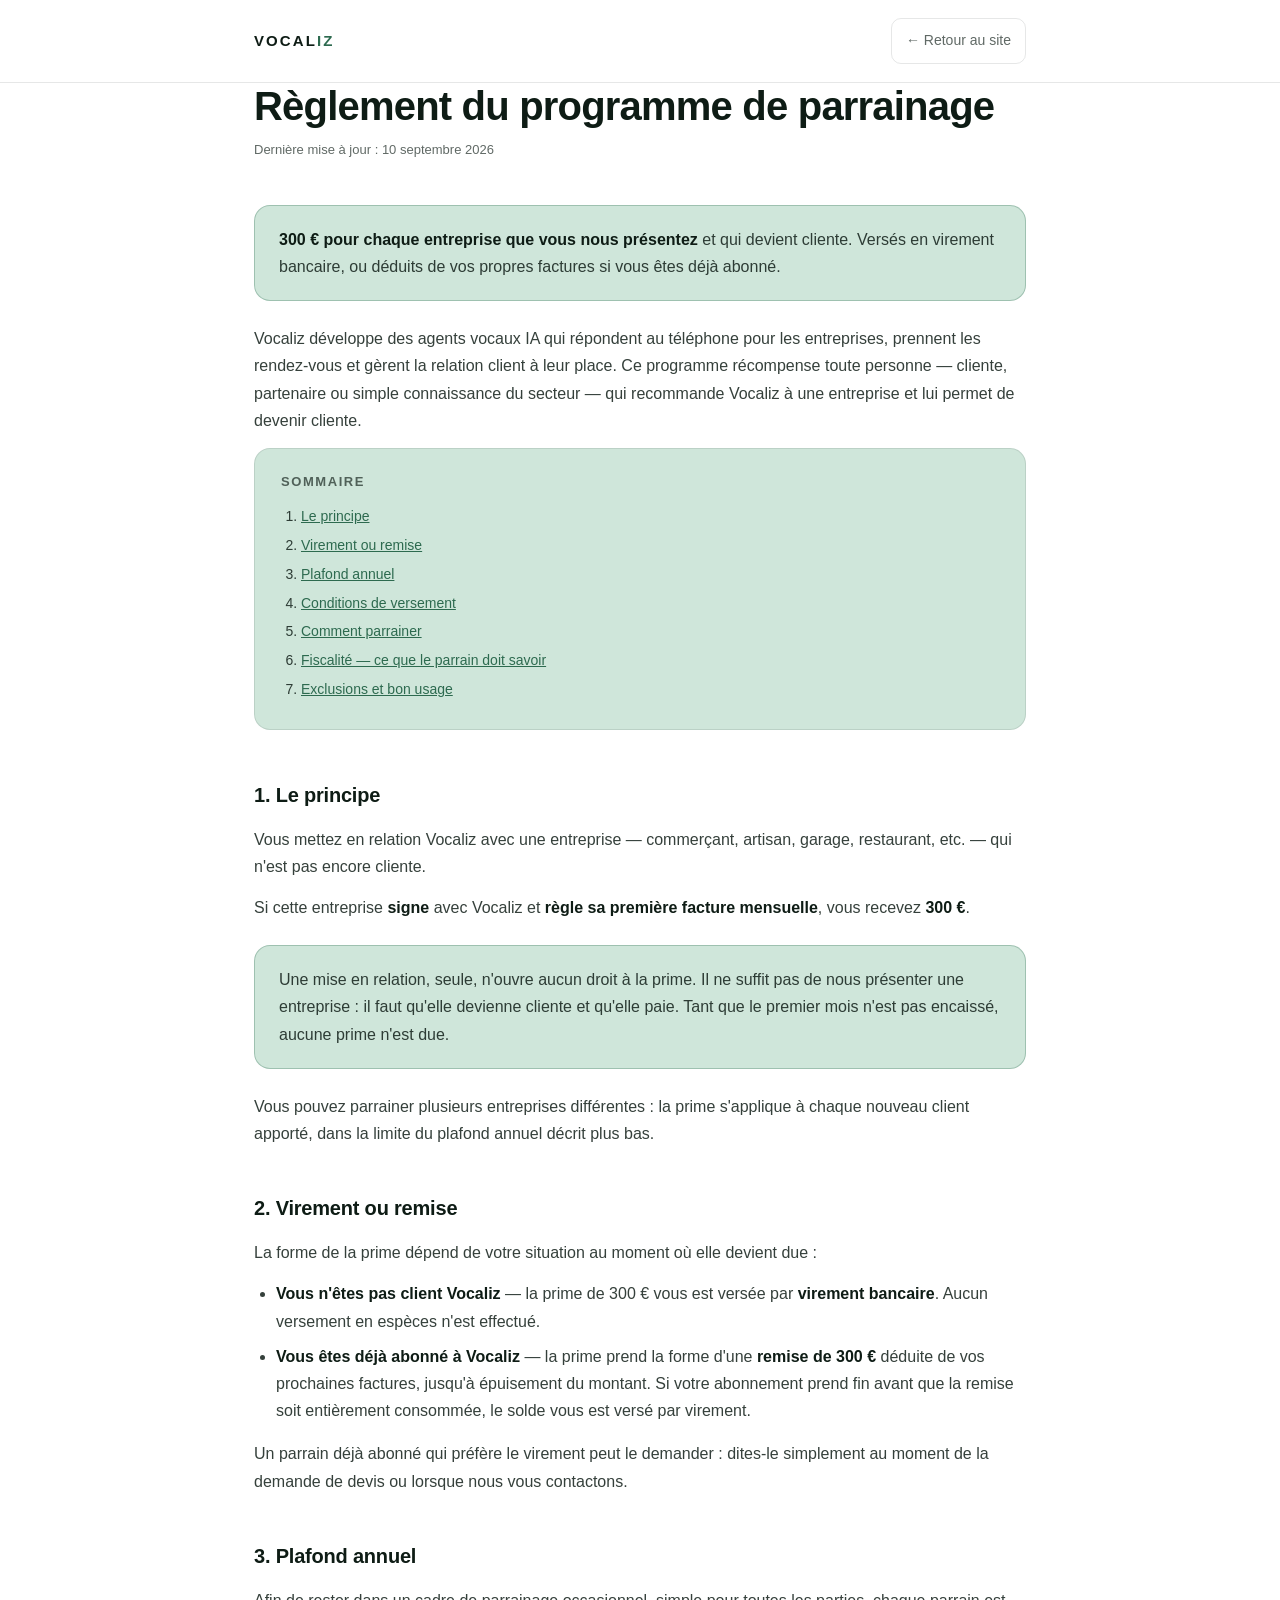
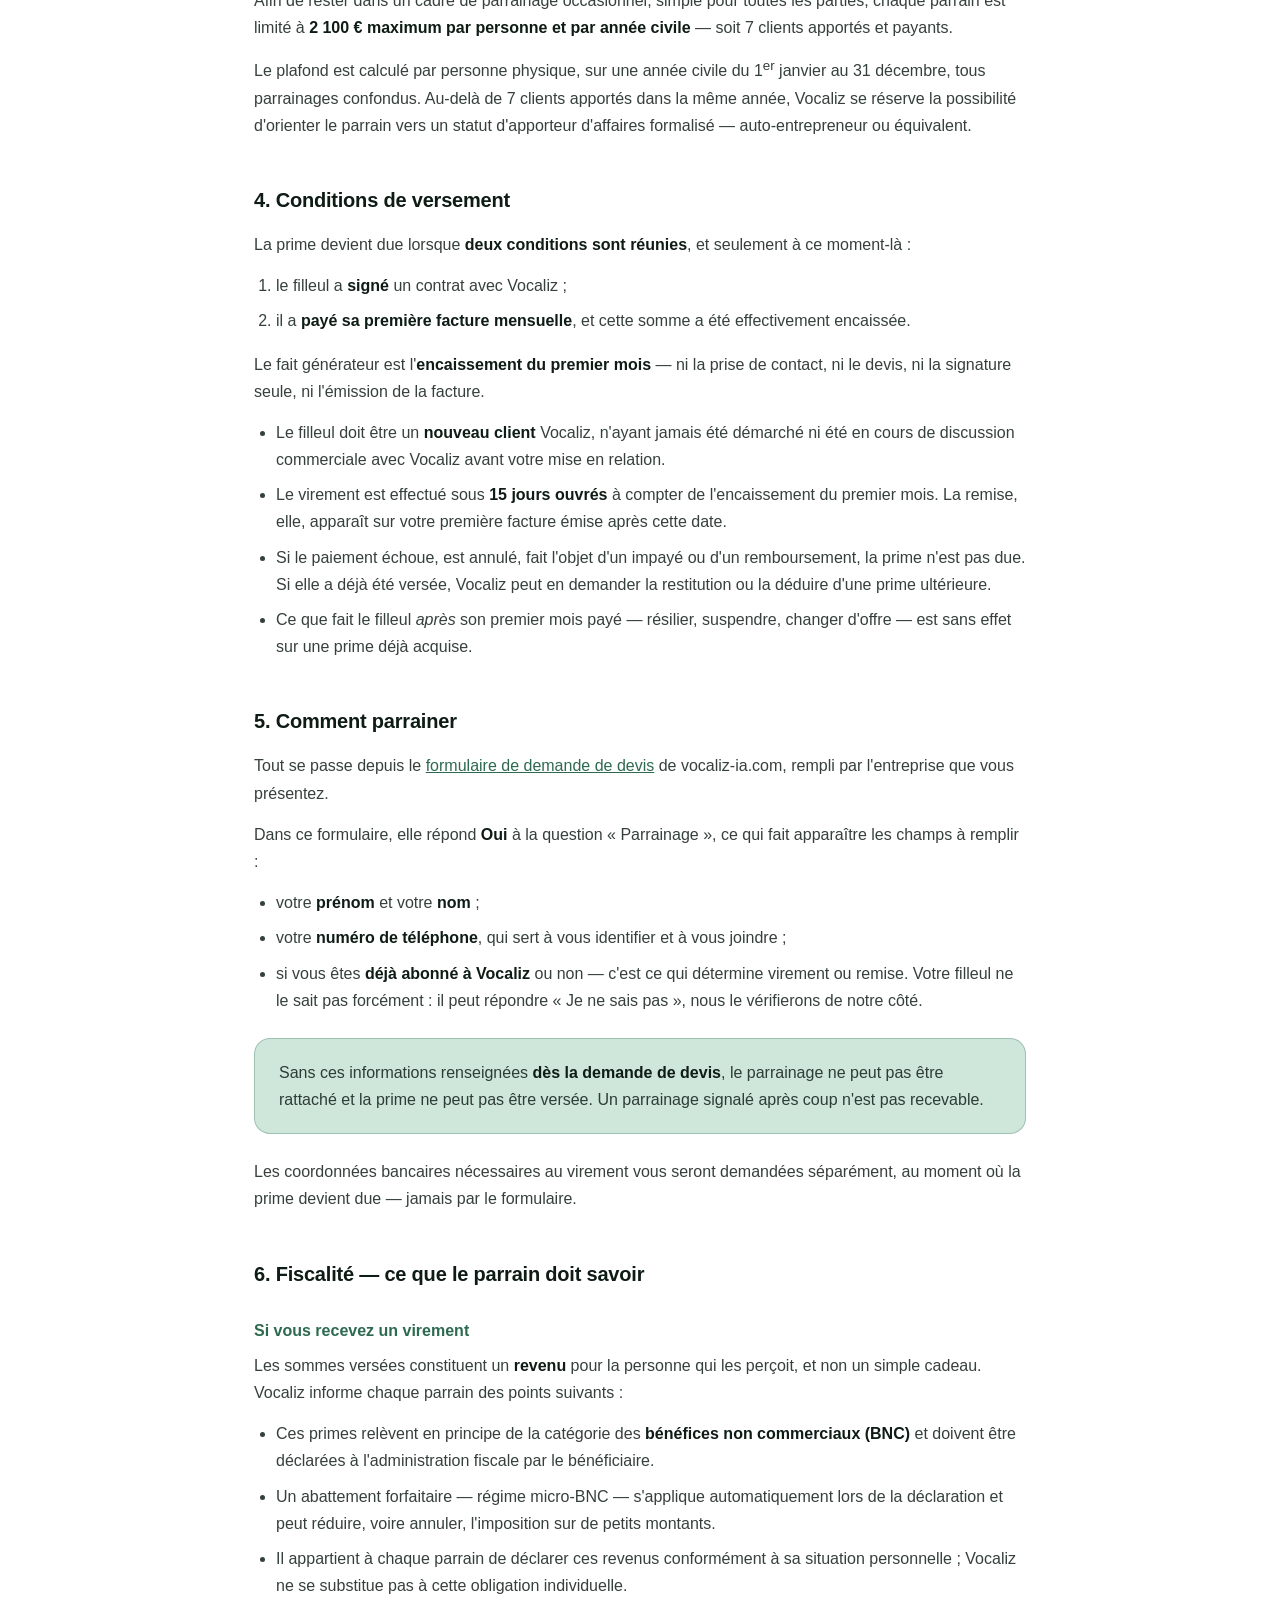
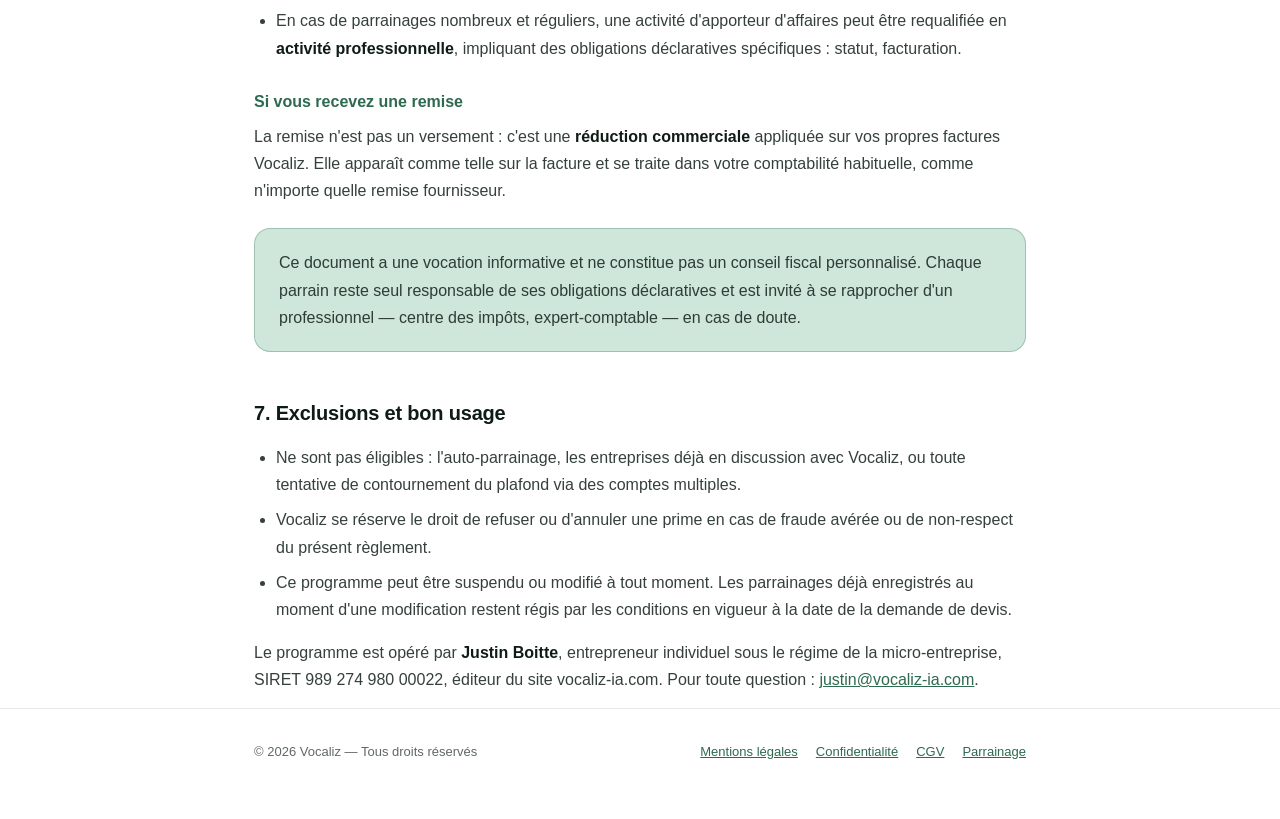
<file: parrainage.html>
<!DOCTYPE html>
<html lang="fr">
<head>
<meta charset="UTF-8">
<meta name="viewport" content="width=device-width, initial-scale=1.0">
<title>Règlement du parrainage — Vocaliz</title>
<meta name="description" content="Règlement du programme de parrainage Vocaliz : 300 € pour chaque entreprise apportée dès qu'elle signe et paie son premier mois, en virement ou en remise. Conditions, plafond annuel et fiscalité.">
<link rel="canonical" href="https://vocaliz-ia.com/parrainage.html">
<link rel="icon" href="/favicon.ico" sizes="48x48 96x96">
<link rel="icon" type="image/png" sizes="96x96" href="/favicon-96.png">
<link rel="icon" type="image/svg+xml" href="/logo.svg">
<link rel="apple-touch-icon" sizes="180x180" href="/apple-touch-icon.png">
<link rel="stylesheet" href="legal.css">
</head>
<body>

<header class="legal-header">
  <div class="wrap">
    <a class="brand" href="/">VOCAL<span>IZ</span></a>
    <a class="back" href="/">← Retour au site</a>
  </div>
</header>

<main class="wrap">

  <h1>Règlement du programme de parrainage</h1>
  <p class="updated">Dernière mise à jour : 10 septembre 2026</p>

  <p class="note"><strong>300 € pour chaque entreprise que vous nous présentez</strong> et qui devient cliente. Versés en virement bancaire, ou déduits de vos propres factures si vous êtes déjà abonné.</p>

  <p>Vocaliz développe des agents vocaux IA qui répondent au téléphone pour les entreprises, prennent les rendez-vous et gèrent la relation client à leur place. Ce programme récompense toute personne — cliente, partenaire ou simple connaissance du secteur — qui recommande Vocaliz à une entreprise et lui permet de devenir cliente.</p>

  <nav class="toc" aria-label="Sommaire">
    <h2>Sommaire</h2>
    <ol>
      <li><a href="#principe">Le principe</a></li>
      <li><a href="#forme">Virement ou remise</a></li>
      <li><a href="#plafond">Plafond annuel</a></li>
      <li><a href="#conditions">Conditions de versement</a></li>
      <li><a href="#comment">Comment parrainer</a></li>
      <li><a href="#fiscalite">Fiscalité — ce que le parrain doit savoir</a></li>
      <li><a href="#exclusions">Exclusions et bon usage</a></li>
    </ol>
  </nav>

  <h2 id="principe">1. Le principe</h2>
  <p>Vous mettez en relation Vocaliz avec une entreprise — commerçant, artisan, garage, restaurant, etc. — qui n'est pas encore cliente.</p>
  <p>Si cette entreprise <strong>signe</strong> avec Vocaliz et <strong>règle sa première facture mensuelle</strong>, vous recevez <strong>300 €</strong>.</p>
  <p class="note">Une mise en relation, seule, n'ouvre aucun droit à la prime. Il ne suffit pas de nous présenter une entreprise : il faut qu'elle devienne cliente et qu'elle paie. Tant que le premier mois n'est pas encaissé, aucune prime n'est due.</p>
  <p>Vous pouvez parrainer plusieurs entreprises différentes : la prime s'applique à chaque nouveau client apporté, dans la limite du plafond annuel décrit plus bas.</p>

  <h2 id="forme">2. Virement ou remise</h2>
  <p>La forme de la prime dépend de votre situation au moment où elle devient due :</p>
  <ul>
    <li><strong>Vous n'êtes pas client Vocaliz</strong> — la prime de 300 € vous est versée par <strong>virement bancaire</strong>. Aucun versement en espèces n'est effectué.</li>
    <li><strong>Vous êtes déjà abonné à Vocaliz</strong> — la prime prend la forme d'une <strong>remise de 300 €</strong> déduite de vos prochaines factures, jusqu'à épuisement du montant. Si votre abonnement prend fin avant que la remise soit entièrement consommée, le solde vous est versé par virement.</li>
  </ul>
  <p>Un parrain déjà abonné qui préfère le virement peut le demander : dites-le simplement au moment de la demande de devis ou lorsque nous vous contactons.</p>

  <h2 id="plafond">3. Plafond annuel</h2>
  <p>Afin de rester dans un cadre de parrainage occasionnel, simple pour toutes les parties, chaque parrain est limité à <strong>2 100 € maximum par personne et par année civile</strong> — soit 7 clients apportés et payants.</p>
  <p>Le plafond est calculé par personne physique, sur une année civile du 1<sup>er</sup> janvier au 31 décembre, tous parrainages confondus. Au-delà de 7 clients apportés dans la même année, Vocaliz se réserve la possibilité d'orienter le parrain vers un statut d'apporteur d'affaires formalisé — auto-entrepreneur ou équivalent.</p>

  <h2 id="conditions">4. Conditions de versement</h2>
  <p>La prime devient due lorsque <strong>deux conditions sont réunies</strong>, et seulement à ce moment-là :</p>
  <ol>
    <li>le filleul a <strong>signé</strong> un contrat avec Vocaliz ;</li>
    <li>il a <strong>payé sa première facture mensuelle</strong>, et cette somme a été effectivement encaissée.</li>
  </ol>
  <p>Le fait générateur est l'<strong>encaissement du premier mois</strong> — ni la prise de contact, ni le devis, ni la signature seule, ni l'émission de la facture.</p>
  <ul>
    <li>Le filleul doit être un <strong>nouveau client</strong> Vocaliz, n'ayant jamais été démarché ni été en cours de discussion commerciale avec Vocaliz avant votre mise en relation.</li>
    <li>Le virement est effectué sous <strong>15 jours ouvrés</strong> à compter de l'encaissement du premier mois. La remise, elle, apparaît sur votre première facture émise après cette date.</li>
    <li>Si le paiement échoue, est annulé, fait l'objet d'un impayé ou d'un remboursement, la prime n'est pas due. Si elle a déjà été versée, Vocaliz peut en demander la restitution ou la déduire d'une prime ultérieure.</li>
    <li>Ce que fait le filleul <em>après</em> son premier mois payé — résilier, suspendre, changer d'offre — est sans effet sur une prime déjà acquise.</li>
  </ul>

  <h2 id="comment">5. Comment parrainer</h2>
  <p>Tout se passe depuis le <a href="/">formulaire de demande de devis</a> de vocaliz-ia.com, rempli par l'entreprise que vous présentez.</p>
  <p>Dans ce formulaire, elle répond <strong>Oui</strong> à la question « Parrainage », ce qui fait apparaître les champs à remplir :</p>
  <ul>
    <li>votre <strong>prénom</strong> et votre <strong>nom</strong> ;</li>
    <li>votre <strong>numéro de téléphone</strong>, qui sert à vous identifier et à vous joindre ;</li>
    <li>si vous êtes <strong>déjà abonné à Vocaliz</strong> ou non — c'est ce qui détermine virement ou remise. Votre filleul ne le sait pas forcément&nbsp;: il peut répondre « Je ne sais pas », nous le vérifierons de notre côté.</li>
  </ul>
  <p class="note">Sans ces informations renseignées <strong>dès la demande de devis</strong>, le parrainage ne peut pas être rattaché et la prime ne peut pas être versée. Un parrainage signalé après coup n'est pas recevable.</p>
  <p>Les coordonnées bancaires nécessaires au virement vous seront demandées séparément, au moment où la prime devient due — jamais par le formulaire.</p>

  <h2 id="fiscalite">6. Fiscalité — ce que le parrain doit savoir</h2>

  <h3>Si vous recevez un virement</h3>
  <p>Les sommes versées constituent un <strong>revenu</strong> pour la personne qui les perçoit, et non un simple cadeau. Vocaliz informe chaque parrain des points suivants :</p>
  <ul>
    <li>Ces primes relèvent en principe de la catégorie des <strong>bénéfices non commerciaux (BNC)</strong> et doivent être déclarées à l'administration fiscale par le bénéficiaire.</li>
    <li>Un abattement forfaitaire — régime micro-BNC — s'applique automatiquement lors de la déclaration et peut réduire, voire annuler, l'imposition sur de petits montants.</li>
    <li>Il appartient à chaque parrain de déclarer ces revenus conformément à sa situation personnelle ; Vocaliz ne se substitue pas à cette obligation individuelle.</li>
    <li>En cas de parrainages nombreux et réguliers, une activité d'apporteur d'affaires peut être requalifiée en <strong>activité professionnelle</strong>, impliquant des obligations déclaratives spécifiques : statut, facturation.</li>
  </ul>

  <h3>Si vous recevez une remise</h3>
  <p>La remise n'est pas un versement : c'est une <strong>réduction commerciale</strong> appliquée sur vos propres factures Vocaliz. Elle apparaît comme telle sur la facture et se traite dans votre comptabilité habituelle, comme n'importe quelle remise fournisseur.</p>

  <p class="note">Ce document a une vocation informative et ne constitue pas un conseil fiscal personnalisé. Chaque parrain reste seul responsable de ses obligations déclaratives et est invité à se rapprocher d'un professionnel — centre des impôts, expert-comptable — en cas de doute.</p>

  <h2 id="exclusions">7. Exclusions et bon usage</h2>
  <ul>
    <li>Ne sont pas éligibles : l'auto-parrainage, les entreprises déjà en discussion avec Vocaliz, ou toute tentative de contournement du plafond via des comptes multiples.</li>
    <li>Vocaliz se réserve le droit de refuser ou d'annuler une prime en cas de fraude avérée ou de non-respect du présent règlement.</li>
    <li>Ce programme peut être suspendu ou modifié à tout moment. Les parrainages déjà enregistrés au moment d'une modification restent régis par les conditions en vigueur à la date de la demande de devis.</li>
  </ul>

  <p>Le programme est opéré par <strong>Justin Boitte</strong>, entrepreneur individuel sous le régime de la micro-entreprise, SIRET 989&nbsp;274&nbsp;980&nbsp;00022, éditeur du site vocaliz-ia.com. Pour toute question : <a href="mailto:justin@vocaliz-ia.com">justin@vocaliz-ia.com</a>.</p>

</main>

<footer class="legal-footer">
  <div class="wrap">
    <div>© <span id="y">2026</span> Vocaliz — Tous droits réservés</div>
    <nav aria-label="Pages légales">
      <a href="mentions-legales.html">Mentions légales</a>
      <a href="politique-confidentialite.html">Confidentialité</a>
      <a href="cgv.html">CGV</a>
      <a href="parrainage.html">Parrainage</a>
    </nav>
  </div>
</footer>

<script>document.getElementById('y').textContent=new Date().getFullYear();</script>
</body>
</html>
</file>
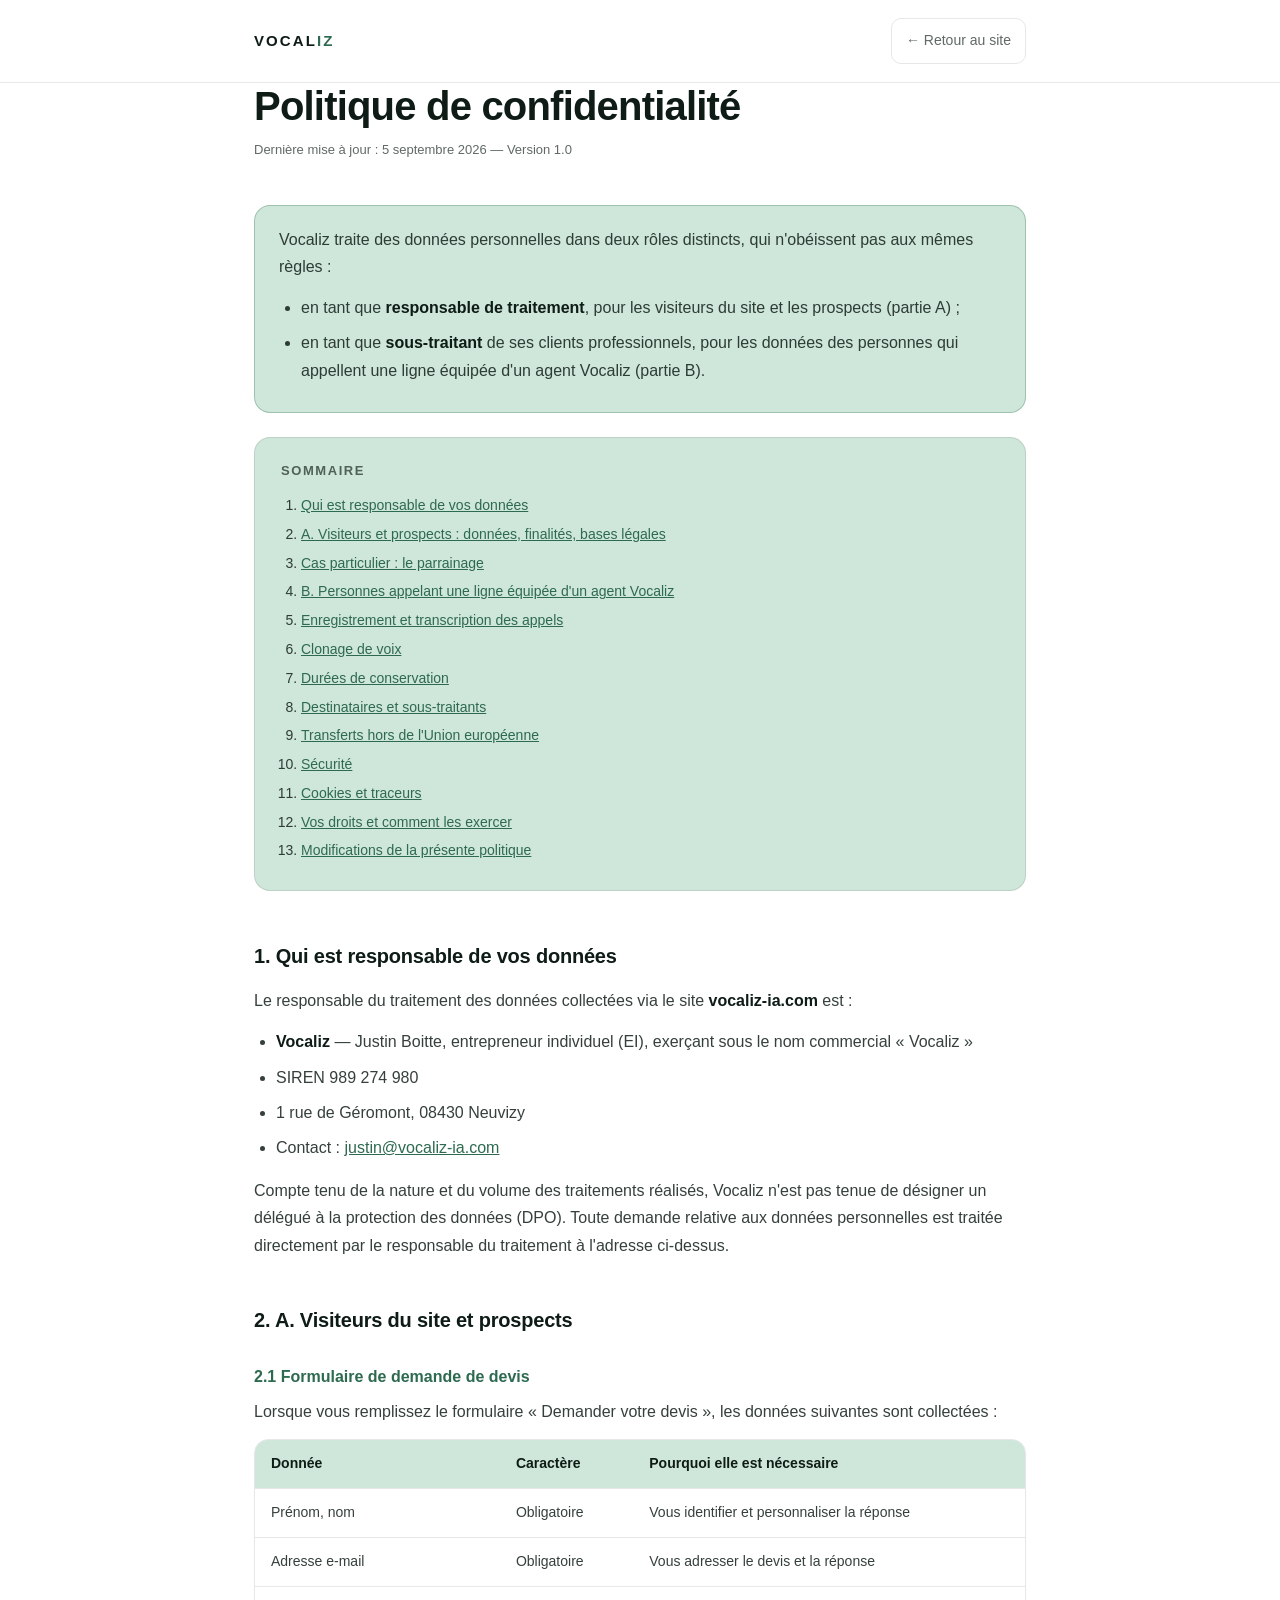
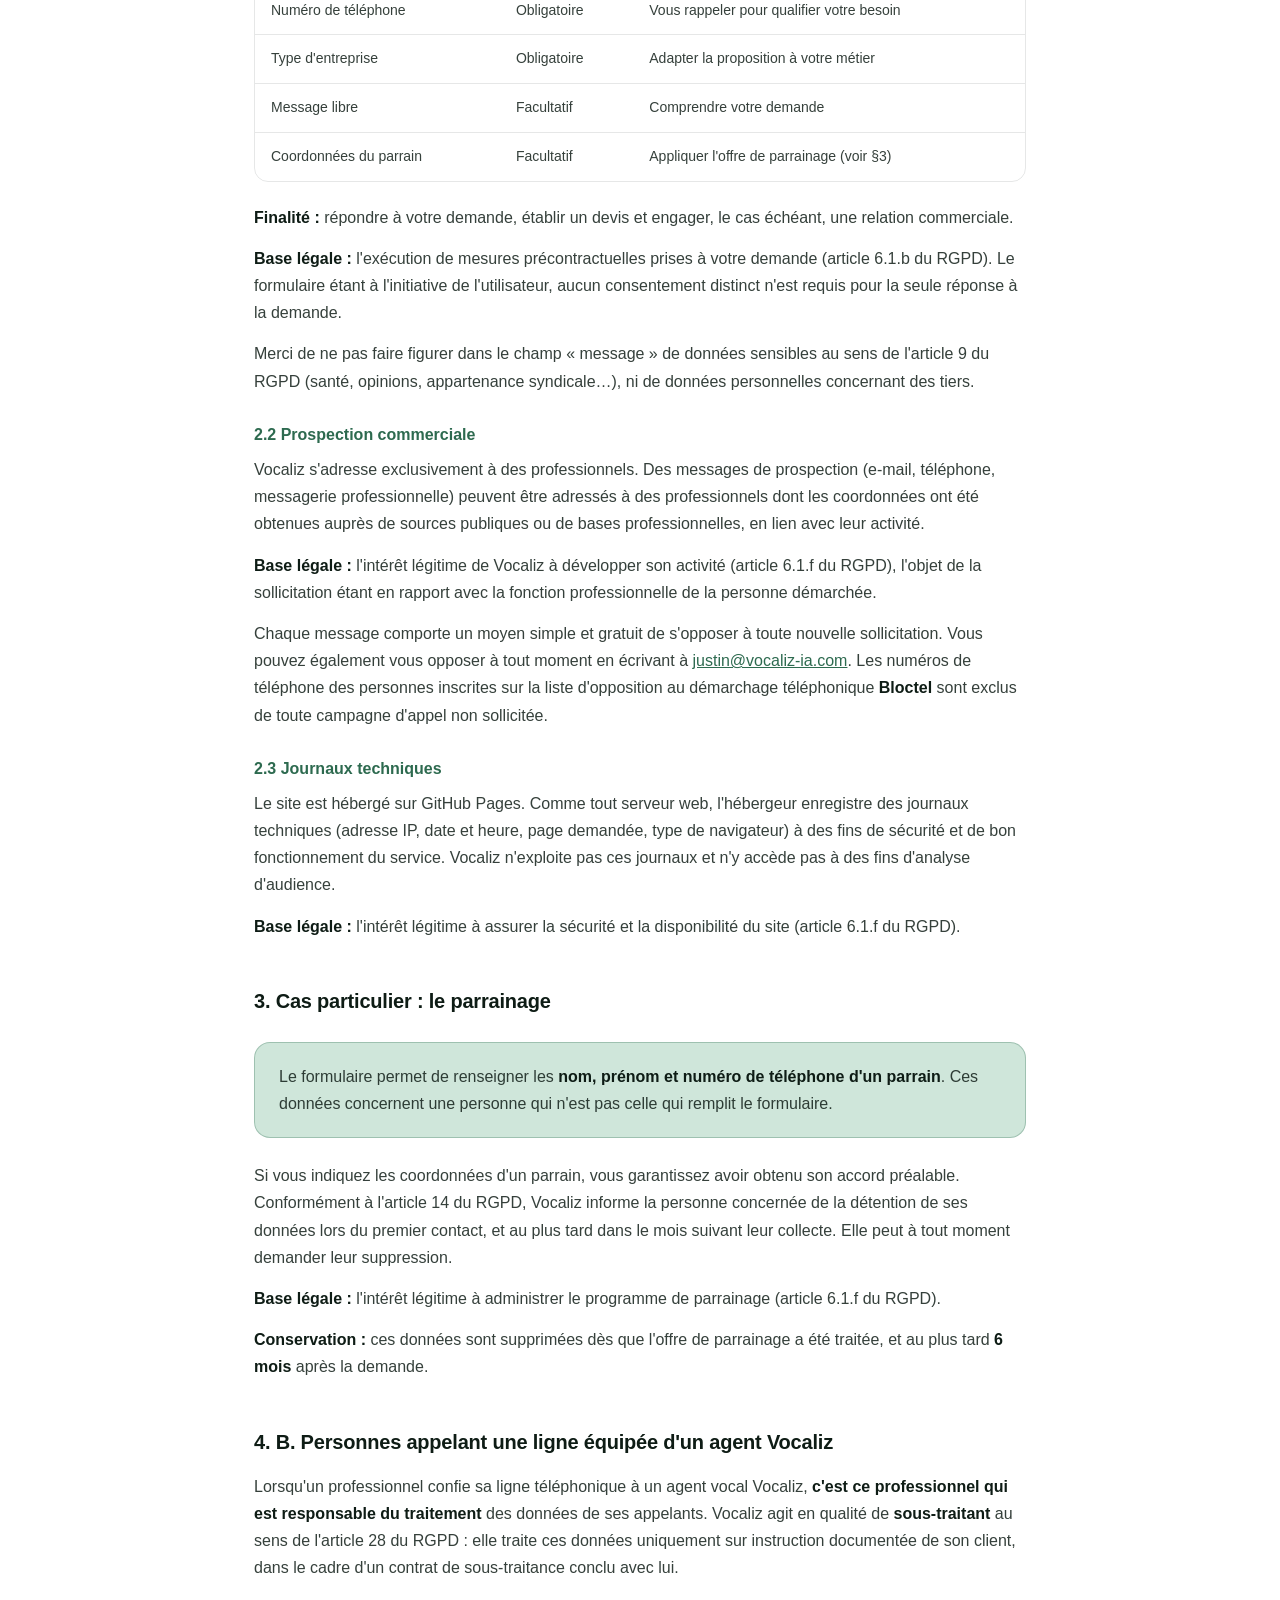
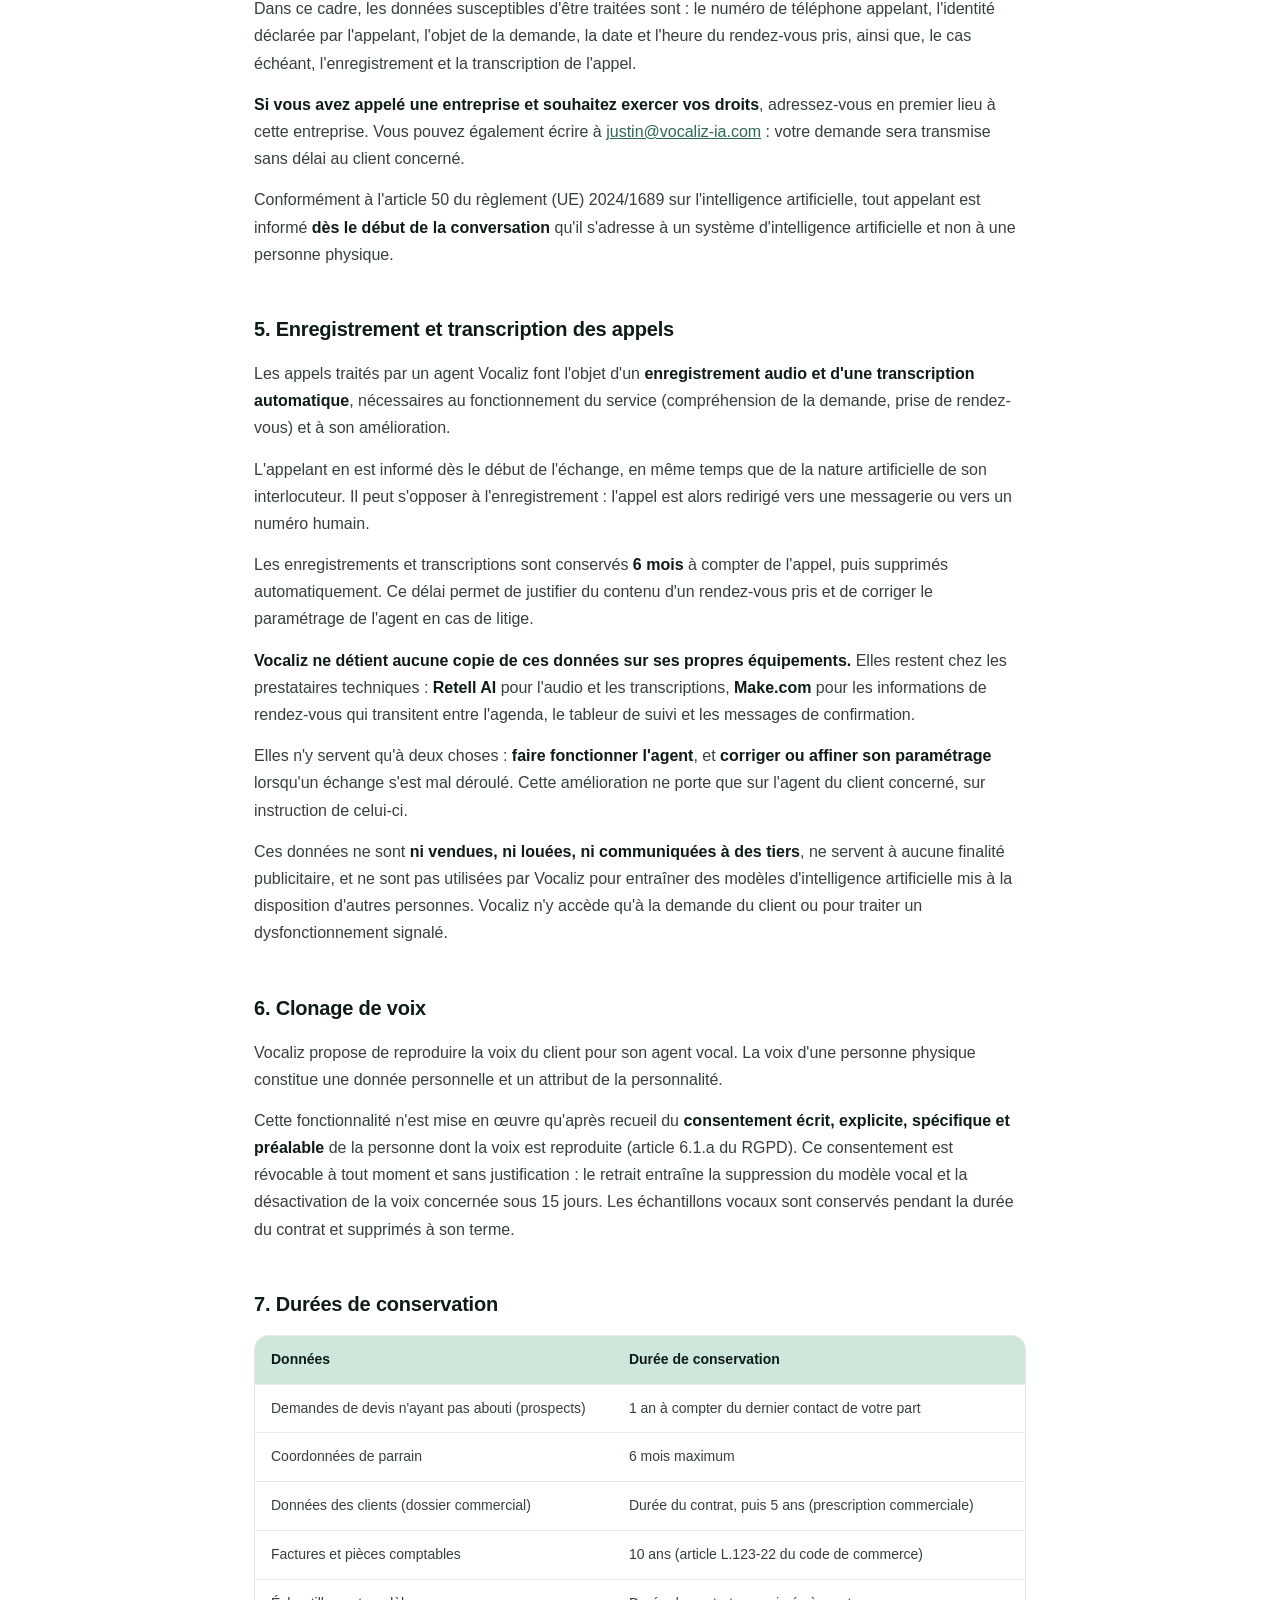
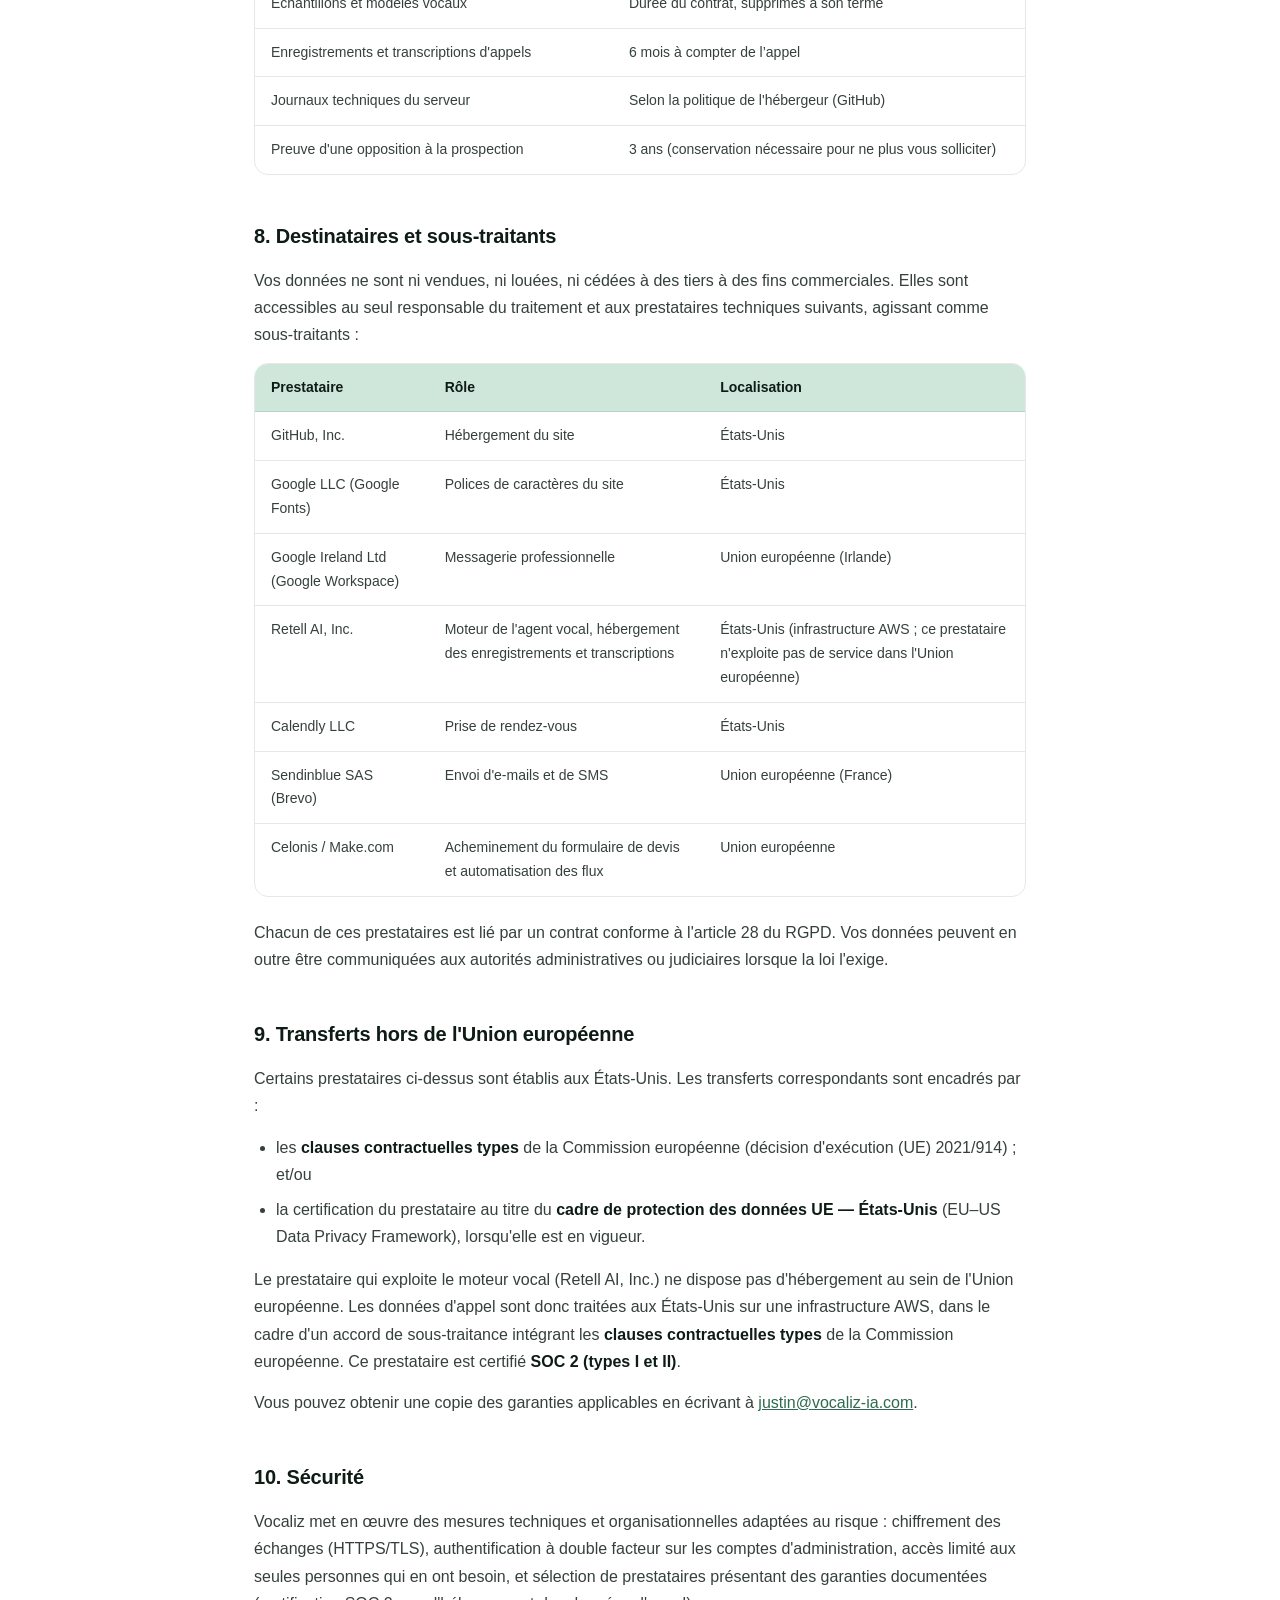
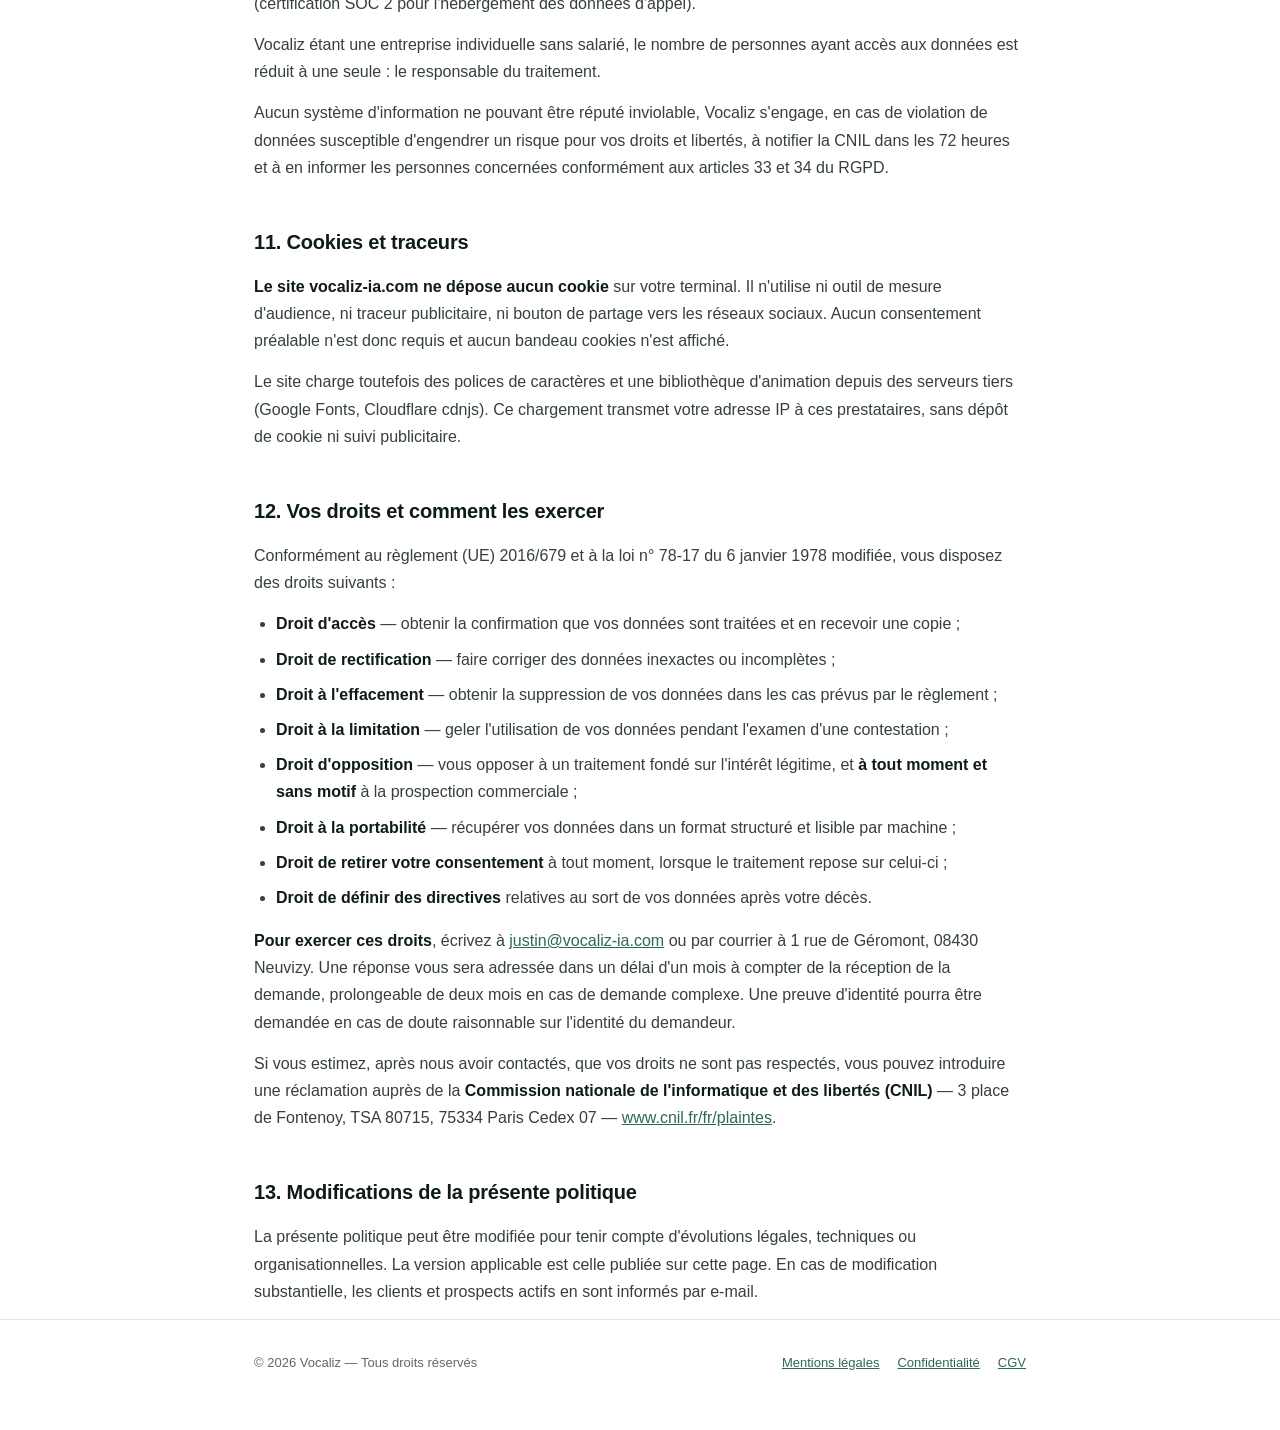
<file: politique-confidentialite.html>
<!DOCTYPE html>
<html lang="fr">
<head>
<meta charset="UTF-8">
<meta name="viewport" content="width=device-width, initial-scale=1.0">
<title>Politique de confidentialité — Vocaliz</title>
<meta name="description" content="Politique de confidentialité de Vocaliz : données collectées, finalités, bases légales, durées de conservation, sous-traitants et exercice de vos droits (RGPD).">
<link rel="canonical" href="https://vocaliz-ia.com/politique-confidentialite.html">
<link rel="icon" href="/favicon.ico" sizes="48x48 96x96">
<link rel="icon" type="image/png" sizes="96x96" href="/favicon-96.png">
<link rel="icon" type="image/svg+xml" href="/logo.svg">
<link rel="apple-touch-icon" sizes="180x180" href="/apple-touch-icon.png">
<link rel="stylesheet" href="legal.css">
</head>
<body>

<header class="legal-header">
  <div class="wrap">
    <a class="brand" href="/">VOCAL<span>IZ</span></a>
    <a class="back" href="/">← Retour au site</a>
  </div>
</header>

<main class="wrap">

  <h1>Politique de confidentialité</h1>
  <p class="updated">Dernière mise à jour : 5 septembre 2026 — Version 1.0</p>

  <div class="note">
    <p>Vocaliz traite des données personnelles dans deux rôles distincts, qui n'obéissent pas aux mêmes règles :</p>
    <ul style="margin-bottom:0">
      <li>en tant que <strong>responsable de traitement</strong>, pour les visiteurs du site et les prospects (partie A) ;</li>
      <li>en tant que <strong>sous-traitant</strong> de ses clients professionnels, pour les données des personnes qui appellent une ligne équipée d'un agent Vocaliz (partie B).</li>
    </ul>
  </div>

  <nav class="toc" aria-label="Sommaire">
    <h2>Sommaire</h2>
    <ol>
      <li><a href="#responsable">Qui est responsable de vos données</a></li>
      <li><a href="#traitements">A. Visiteurs et prospects : données, finalités, bases légales</a></li>
      <li><a href="#parrainage">Cas particulier : le parrainage</a></li>
      <li><a href="#appelants">B. Personnes appelant une ligne équipée d'un agent Vocaliz</a></li>
      <li><a href="#enregistrement">Enregistrement et transcription des appels</a></li>
      <li><a href="#voix">Clonage de voix</a></li>
      <li><a href="#durees">Durées de conservation</a></li>
      <li><a href="#destinataires">Destinataires et sous-traitants</a></li>
      <li><a href="#transferts">Transferts hors de l'Union européenne</a></li>
      <li><a href="#securite">Sécurité</a></li>
      <li><a href="#cookies">Cookies et traceurs</a></li>
      <li><a href="#droits">Vos droits et comment les exercer</a></li>
      <li><a href="#modifications">Modifications de la présente politique</a></li>
    </ol>
  </nav>

  <h2 id="responsable">1. Qui est responsable de vos données</h2>
  <p>Le responsable du traitement des données collectées via le site <strong>vocaliz-ia.com</strong> est :</p>
  <ul>
    <li><strong>Vocaliz</strong> — Justin Boitte, entrepreneur individuel (EI), exerçant sous le nom commercial « Vocaliz »</li>
    <li>SIREN 989 274 980</li>
    <li>1 rue de Géromont, 08430 Neuvizy</li>
    <li>Contact : <a href="mailto:justin@vocaliz-ia.com">justin@vocaliz-ia.com</a></li>
  </ul>
  <p>Compte tenu de la nature et du volume des traitements réalisés, Vocaliz n'est pas tenue de désigner un délégué à la protection des données (DPO). Toute demande relative aux données personnelles est traitée directement par le responsable du traitement à l'adresse ci-dessus.</p>

  <h2 id="traitements">2. A. Visiteurs du site et prospects</h2>

  <h3>2.1 Formulaire de demande de devis</h3>
  <p>Lorsque vous remplissez le formulaire « Demander votre devis », les données suivantes sont collectées :</p>
  <div class="table-scroll">
    <table>
      <thead><tr><th>Donnée</th><th>Caractère</th><th>Pourquoi elle est nécessaire</th></tr></thead>
      <tbody>
        <tr><td>Prénom, nom</td><td>Obligatoire</td><td>Vous identifier et personnaliser la réponse</td></tr>
        <tr><td>Adresse e-mail</td><td>Obligatoire</td><td>Vous adresser le devis et la réponse</td></tr>
        <tr><td>Numéro de téléphone</td><td>Obligatoire</td><td>Vous rappeler pour qualifier votre besoin</td></tr>
        <tr><td>Type d'entreprise</td><td>Obligatoire</td><td>Adapter la proposition à votre métier</td></tr>
        <tr><td>Message libre</td><td>Facultatif</td><td>Comprendre votre demande</td></tr>
        <tr><td>Coordonnées du parrain</td><td>Facultatif</td><td>Appliquer l'offre de parrainage (voir §3)</td></tr>
      </tbody>
    </table>
  </div>
  <p><strong>Finalité :</strong> répondre à votre demande, établir un devis et engager, le cas échéant, une relation commerciale.</p>
  <p><strong>Base légale :</strong> l'exécution de mesures précontractuelles prises à votre demande (article 6.1.b du RGPD). Le formulaire étant à l'initiative de l'utilisateur, aucun consentement distinct n'est requis pour la seule réponse à la demande.</p>
  <p>Merci de ne pas faire figurer dans le champ « message » de données sensibles au sens de l'article 9 du RGPD (santé, opinions, appartenance syndicale…), ni de données personnelles concernant des tiers.</p>

  <h3>2.2 Prospection commerciale</h3>
  <p>Vocaliz s'adresse exclusivement à des professionnels. Des messages de prospection (e-mail, téléphone, messagerie professionnelle) peuvent être adressés à des professionnels dont les coordonnées ont été obtenues auprès de sources publiques ou de bases professionnelles, en lien avec leur activité.</p>
  <p><strong>Base légale :</strong> l'intérêt légitime de Vocaliz à développer son activité (article 6.1.f du RGPD), l'objet de la sollicitation étant en rapport avec la fonction professionnelle de la personne démarchée.</p>
  <p>Chaque message comporte un moyen simple et gratuit de s'opposer à toute nouvelle sollicitation. Vous pouvez également vous opposer à tout moment en écrivant à <a href="mailto:justin@vocaliz-ia.com">justin@vocaliz-ia.com</a>. Les numéros de téléphone des personnes inscrites sur la liste d'opposition au démarchage téléphonique <strong>Bloctel</strong> sont exclus de toute campagne d'appel non sollicitée.</p>

  <h3>2.3 Journaux techniques</h3>
  <p>Le site est hébergé sur GitHub Pages. Comme tout serveur web, l'hébergeur enregistre des journaux techniques (adresse IP, date et heure, page demandée, type de navigateur) à des fins de sécurité et de bon fonctionnement du service. Vocaliz n'exploite pas ces journaux et n'y accède pas à des fins d'analyse d'audience.</p>
  <p><strong>Base légale :</strong> l'intérêt légitime à assurer la sécurité et la disponibilité du site (article 6.1.f du RGPD).</p>

  <h2 id="parrainage">3. Cas particulier : le parrainage</h2>
  <div class="note">
    <p>Le formulaire permet de renseigner les <strong>nom, prénom et numéro de téléphone d'un parrain</strong>. Ces données concernent une personne qui n'est pas celle qui remplit le formulaire.</p>
  </div>
  <p>Si vous indiquez les coordonnées d'un parrain, vous garantissez avoir obtenu son accord préalable. Conformément à l'article 14 du RGPD, Vocaliz informe la personne concernée de la détention de ses données lors du premier contact, et au plus tard dans le mois suivant leur collecte. Elle peut à tout moment demander leur suppression.</p>
  <p><strong>Base légale :</strong> l'intérêt légitime à administrer le programme de parrainage (article 6.1.f du RGPD).</p>
  <p><strong>Conservation :</strong> ces données sont supprimées dès que l'offre de parrainage a été traitée, et au plus tard <strong>6 mois</strong> après la demande.</p>

  <h2 id="appelants">4. B. Personnes appelant une ligne équipée d'un agent Vocaliz</h2>
  <p>Lorsqu'un professionnel confie sa ligne téléphonique à un agent vocal Vocaliz, <strong>c'est ce professionnel qui est responsable du traitement</strong> des données de ses appelants. Vocaliz agit en qualité de <strong>sous-traitant</strong> au sens de l'article 28 du RGPD : elle traite ces données uniquement sur instruction documentée de son client, dans le cadre d'un contrat de sous-traitance conclu avec lui.</p>
  <p>Dans ce cadre, les données susceptibles d'être traitées sont : le numéro de téléphone appelant, l'identité déclarée par l'appelant, l'objet de la demande, la date et l'heure du rendez-vous pris, ainsi que, le cas échéant, l'enregistrement et la transcription de l'appel.</p>
  <p><strong>Si vous avez appelé une entreprise et souhaitez exercer vos droits</strong>, adressez-vous en premier lieu à cette entreprise. Vous pouvez également écrire à <a href="mailto:justin@vocaliz-ia.com">justin@vocaliz-ia.com</a> : votre demande sera transmise sans délai au client concerné.</p>
  <p>Conformément à l'article 50 du règlement (UE) 2024/1689 sur l'intelligence artificielle, tout appelant est informé <strong>dès le début de la conversation</strong> qu'il s'adresse à un système d'intelligence artificielle et non à une personne physique.</p>

  <h2 id="enregistrement">5. Enregistrement et transcription des appels</h2>
  <p>Les appels traités par un agent Vocaliz font l'objet d'un <strong>enregistrement audio et d'une transcription automatique</strong>, nécessaires au fonctionnement du service (compréhension de la demande, prise de rendez-vous) et à son amélioration.</p>
  <p>L'appelant en est informé dès le début de l'échange, en même temps que de la nature artificielle de son interlocuteur. Il peut s'opposer à l'enregistrement : l'appel est alors redirigé vers une messagerie ou vers un numéro humain.</p>
  <p>Les enregistrements et transcriptions sont conservés <strong>6 mois</strong> à compter de l'appel, puis supprimés automatiquement. Ce délai permet de justifier du contenu d'un rendez-vous pris et de corriger le paramétrage de l'agent en cas de litige.</p>
  <p><strong>Vocaliz ne détient aucune copie de ces données sur ses propres équipements.</strong> Elles restent chez les prestataires techniques&nbsp;: <strong>Retell AI</strong> pour l'audio et les transcriptions, <strong>Make.com</strong> pour les informations de rendez-vous qui transitent entre l'agenda, le tableur de suivi et les messages de confirmation.</p>
  <p>Elles n'y servent qu'à deux choses&nbsp;: <strong>faire fonctionner l'agent</strong>, et <strong>corriger ou affiner son paramétrage</strong> lorsqu'un échange s'est mal déroulé. Cette amélioration ne porte que sur l'agent du client concerné, sur instruction de celui-ci.</p>
  <p>Ces données ne sont <strong>ni vendues, ni louées, ni communiquées à des tiers</strong>, ne servent à aucune finalité publicitaire, et ne sont pas utilisées par Vocaliz pour entraîner des modèles d'intelligence artificielle mis à la disposition d'autres personnes. Vocaliz n'y accède qu'à la demande du client ou pour traiter un dysfonctionnement signalé.</p>
  <!-- Si l'enregistrement des appels est désactivé dans Retell, remplacer les trois paragraphes
       ci-dessus par celui-ci, et mettre à jour la ligne correspondante du tableau du §7 :

       <p>Les appels ne font l'objet d'<strong>aucun enregistrement audio ni transcription
       intégrale</strong>. Seules les informations nécessaires à la prise de rendez-vous
       (identité déclarée, numéro, objet de la demande, créneau retenu) sont conservées.</p>
  -->

  <h2 id="voix">6. Clonage de voix</h2>
  <p>Vocaliz propose de reproduire la voix du client pour son agent vocal. La voix d'une personne physique constitue une donnée personnelle et un attribut de la personnalité.</p>
  <p>Cette fonctionnalité n'est mise en œuvre qu'après recueil du <strong>consentement écrit, explicite, spécifique et préalable</strong> de la personne dont la voix est reproduite (article 6.1.a du RGPD). Ce consentement est révocable à tout moment et sans justification : le retrait entraîne la suppression du modèle vocal et la désactivation de la voix concernée sous 15 jours. Les échantillons vocaux sont conservés pendant la durée du contrat et supprimés à son terme.</p>

  <h2 id="durees">7. Durées de conservation</h2>
  <div class="table-scroll">
    <table>
      <thead><tr><th>Données</th><th>Durée de conservation</th></tr></thead>
      <tbody>
        <tr><td>Demandes de devis n'ayant pas abouti (prospects)</td><td>1 an à compter du dernier contact de votre part</td></tr>
        <tr><td>Coordonnées de parrain</td><td>6 mois maximum</td></tr>
        <tr><td>Données des clients (dossier commercial)</td><td>Durée du contrat, puis 5 ans (prescription commerciale)</td></tr>
        <tr><td>Factures et pièces comptables</td><td>10 ans (article L.123-22 du code de commerce)</td></tr>
        <tr><td>Échantillons et modèles vocaux</td><td>Durée du contrat, supprimés à son terme</td></tr>
        <tr><td>Enregistrements et transcriptions d'appels</td><td>6 mois à compter de l’appel</td></tr>
        <tr><td>Journaux techniques du serveur</td><td>Selon la politique de l'hébergeur (GitHub)</td></tr>
        <tr><td>Preuve d'une opposition à la prospection</td><td>3 ans (conservation nécessaire pour ne plus vous solliciter)</td></tr>
      </tbody>
    </table>
  </div>

  <h2 id="destinataires">8. Destinataires et sous-traitants</h2>
  <p>Vos données ne sont ni vendues, ni louées, ni cédées à des tiers à des fins commerciales. Elles sont accessibles au seul responsable du traitement et aux prestataires techniques suivants, agissant comme sous-traitants :</p>
  <div class="table-scroll">
    <table>
      <thead><tr><th>Prestataire</th><th>Rôle</th><th>Localisation</th></tr></thead>
      <tbody>
        <tr><td>GitHub, Inc.</td><td>Hébergement du site</td><td>États-Unis</td></tr>
        <tr><td>Google LLC (Google Fonts)</td><td>Polices de caractères du site</td><td>États-Unis</td></tr>
        <tr><td>Google Ireland Ltd (Google Workspace)</td><td>Messagerie professionnelle</td><td>Union européenne (Irlande)</td></tr>
        <tr><td>Retell AI, Inc.</td><td>Moteur de l'agent vocal, hébergement des enregistrements et transcriptions</td><td>États-Unis (infrastructure AWS&nbsp;; ce prestataire n'exploite pas de service dans l'Union européenne)</td></tr>
        <tr><td>Calendly LLC</td><td>Prise de rendez-vous</td><td>États-Unis</td></tr>
        <tr><td>Sendinblue SAS (Brevo)</td><td>Envoi d'e-mails et de SMS</td><td>Union européenne (France)</td></tr>
        <tr><td>Celonis / Make.com</td><td>Acheminement du formulaire de devis et automatisation des flux</td><td>Union européenne</td></tr>
      </tbody>
    </table>
  </div>
  <p>Chacun de ces prestataires est lié par un contrat conforme à l'article 28 du RGPD. Vos données peuvent en outre être communiquées aux autorités administratives ou judiciaires lorsque la loi l'exige.</p>

  <h2 id="transferts">9. Transferts hors de l'Union européenne</h2>
  <p>Certains prestataires ci-dessus sont établis aux États-Unis. Les transferts correspondants sont encadrés par :</p>
  <ul>
    <li>les <strong>clauses contractuelles types</strong> de la Commission européenne (décision d'exécution (UE) 2021/914) ; et/ou</li>
    <li>la certification du prestataire au titre du <strong>cadre de protection des données UE — États-Unis</strong> (EU–US Data Privacy Framework), lorsqu'elle est en vigueur.</li>
  </ul>
  <p>Le prestataire qui exploite le moteur vocal (Retell AI, Inc.) ne dispose pas d'hébergement au sein de l'Union européenne. Les données d'appel sont donc traitées aux États-Unis sur une infrastructure AWS, dans le cadre d'un accord de sous-traitance intégrant les <strong>clauses contractuelles types</strong> de la Commission européenne. Ce prestataire est certifié <strong>SOC&nbsp;2 (types I et II)</strong>.</p>
  <p>Vous pouvez obtenir une copie des garanties applicables en écrivant à <a href="mailto:justin@vocaliz-ia.com">justin@vocaliz-ia.com</a>.</p>

  <h2 id="securite">10. Sécurité</h2>
  <p>Vocaliz met en œuvre des mesures techniques et organisationnelles adaptées au risque : chiffrement des échanges (HTTPS/TLS), authentification à double facteur sur les comptes d'administration, accès limité aux seules personnes qui en ont besoin, et sélection de prestataires présentant des garanties documentées (certification SOC&nbsp;2 pour l'hébergement des données d'appel).</p>
  <p>Vocaliz étant une entreprise individuelle sans salarié, le nombre de personnes ayant accès aux données est réduit à une seule&nbsp;: le responsable du traitement.</p>
  <p>Aucun système d'information ne pouvant être réputé inviolable, Vocaliz s'engage, en cas de violation de données susceptible d'engendrer un risque pour vos droits et libertés, à notifier la CNIL dans les 72 heures et à en informer les personnes concernées conformément aux articles 33 et 34 du RGPD.</p>

  <h2 id="cookies">11. Cookies et traceurs</h2>
  <p><strong>Le site vocaliz-ia.com ne dépose aucun cookie</strong> sur votre terminal. Il n'utilise ni outil de mesure d'audience, ni traceur publicitaire, ni bouton de partage vers les réseaux sociaux. Aucun consentement préalable n'est donc requis et aucun bandeau cookies n'est affiché.</p>
  <p>Le site charge toutefois des polices de caractères et une bibliothèque d'animation depuis des serveurs tiers (Google Fonts, Cloudflare cdnjs). Ce chargement transmet votre adresse IP à ces prestataires, sans dépôt de cookie ni suivi publicitaire.</p>

  <h2 id="droits">12. Vos droits et comment les exercer</h2>
  <p>Conformément au règlement (UE) 2016/679 et à la loi n° 78-17 du 6 janvier 1978 modifiée, vous disposez des droits suivants :</p>
  <ul>
    <li><strong>Droit d'accès</strong> — obtenir la confirmation que vos données sont traitées et en recevoir une copie ;</li>
    <li><strong>Droit de rectification</strong> — faire corriger des données inexactes ou incomplètes ;</li>
    <li><strong>Droit à l'effacement</strong> — obtenir la suppression de vos données dans les cas prévus par le règlement ;</li>
    <li><strong>Droit à la limitation</strong> — geler l'utilisation de vos données pendant l'examen d'une contestation ;</li>
    <li><strong>Droit d'opposition</strong> — vous opposer à un traitement fondé sur l'intérêt légitime, et <strong>à tout moment et sans motif</strong> à la prospection commerciale ;</li>
    <li><strong>Droit à la portabilité</strong> — récupérer vos données dans un format structuré et lisible par machine ;</li>
    <li><strong>Droit de retirer votre consentement</strong> à tout moment, lorsque le traitement repose sur celui-ci ;</li>
    <li><strong>Droit de définir des directives</strong> relatives au sort de vos données après votre décès.</li>
  </ul>
  <p><strong>Pour exercer ces droits</strong>, écrivez à <a href="mailto:justin@vocaliz-ia.com">justin@vocaliz-ia.com</a> ou par courrier à 1 rue de Géromont, 08430 Neuvizy. Une réponse vous sera adressée dans un délai d'un mois à compter de la réception de la demande, prolongeable de deux mois en cas de demande complexe. Une preuve d'identité pourra être demandée en cas de doute raisonnable sur l'identité du demandeur.</p>
  <p>Si vous estimez, après nous avoir contactés, que vos droits ne sont pas respectés, vous pouvez introduire une réclamation auprès de la <strong>Commission nationale de l'informatique et des libertés (CNIL)</strong> — 3 place de Fontenoy, TSA 80715, 75334 Paris Cedex 07 — <a href="https://www.cnil.fr/fr/plaintes" rel="noopener">www.cnil.fr/fr/plaintes</a>.</p>

  <h2 id="modifications">13. Modifications de la présente politique</h2>
  <p>La présente politique peut être modifiée pour tenir compte d'évolutions légales, techniques ou organisationnelles. La version applicable est celle publiée sur cette page. En cas de modification substantielle, les clients et prospects actifs en sont informés par e-mail.</p>

</main>

<footer class="legal-footer">
  <div class="wrap">
    <div>© <span id="y">2026</span> Vocaliz — Tous droits réservés</div>
    <nav aria-label="Pages légales">
      <a href="mentions-legales.html">Mentions légales</a>
      <a href="politique-confidentialite.html">Confidentialité</a>
      <a href="cgv.html">CGV</a>
    </nav>
  </div>
</footer>

<script>document.getElementById('y').textContent=new Date().getFullYear();</script>
</body>
</html>
</file>
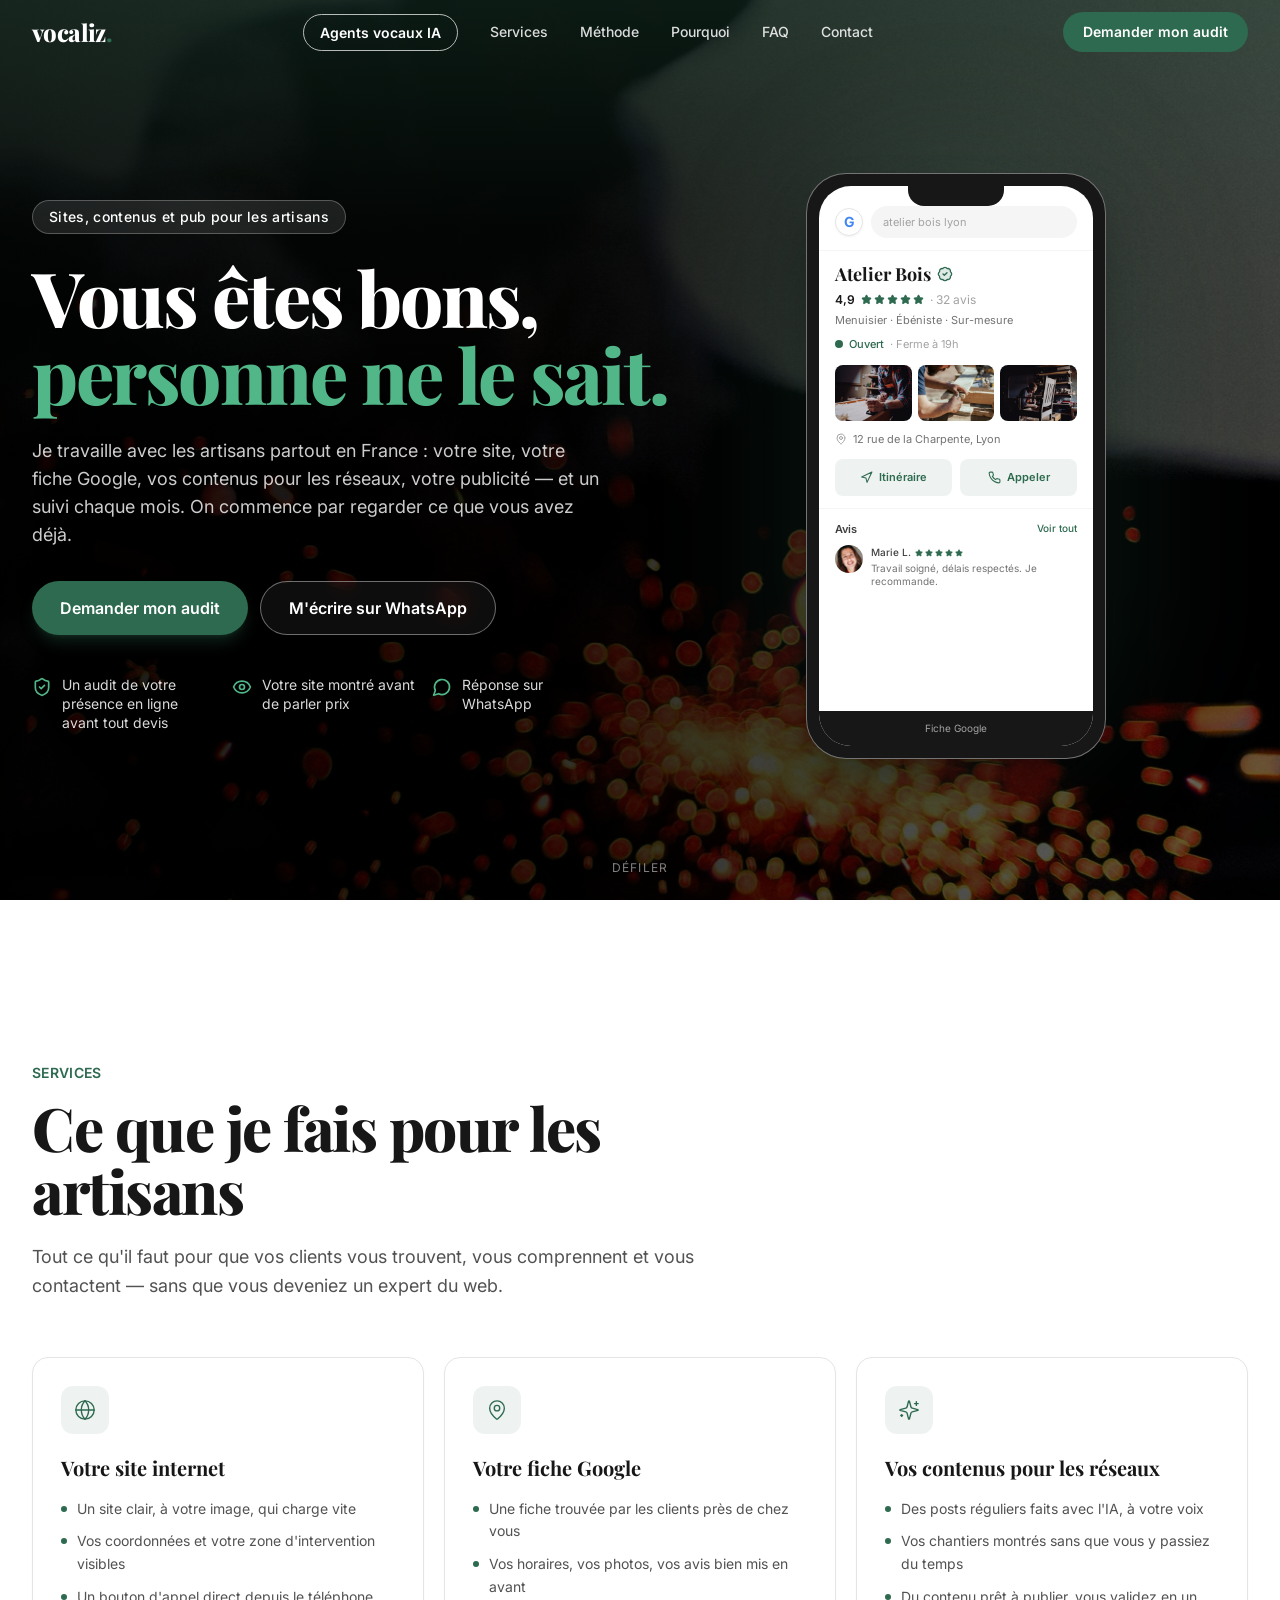
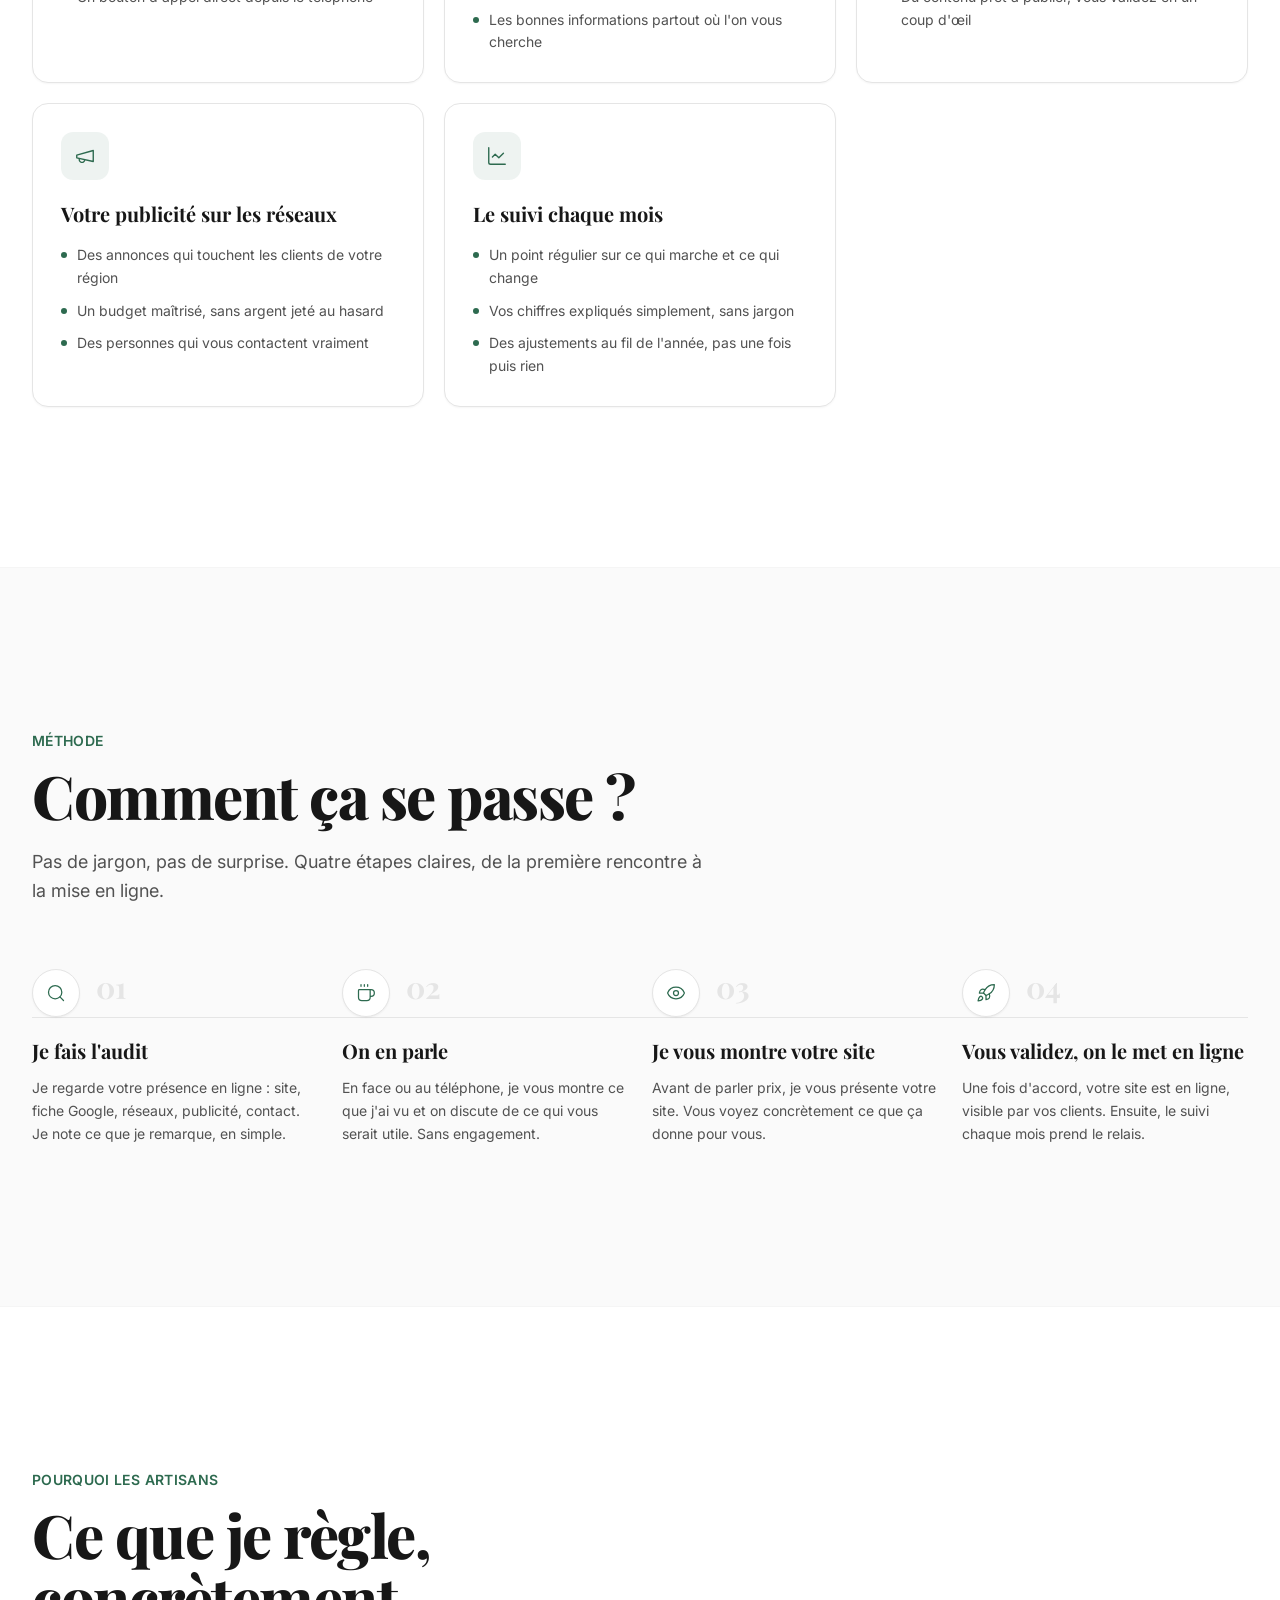
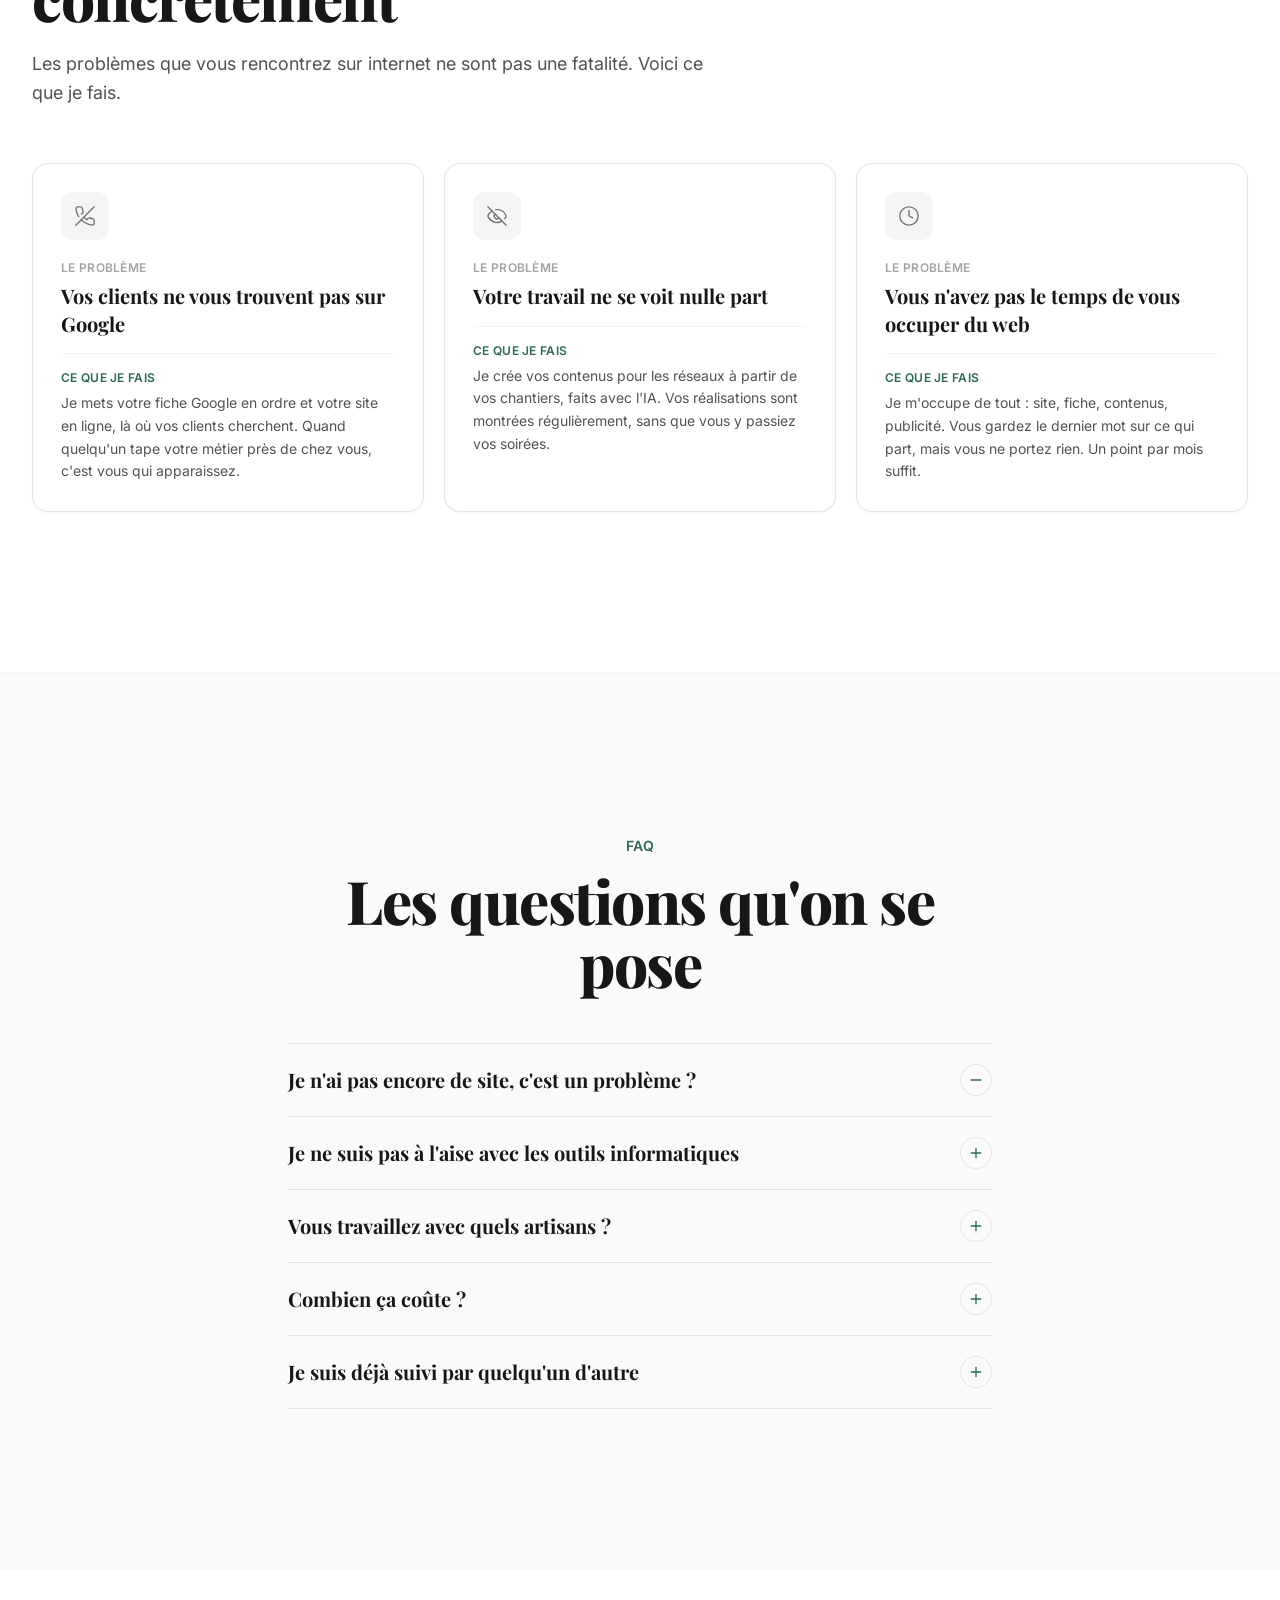
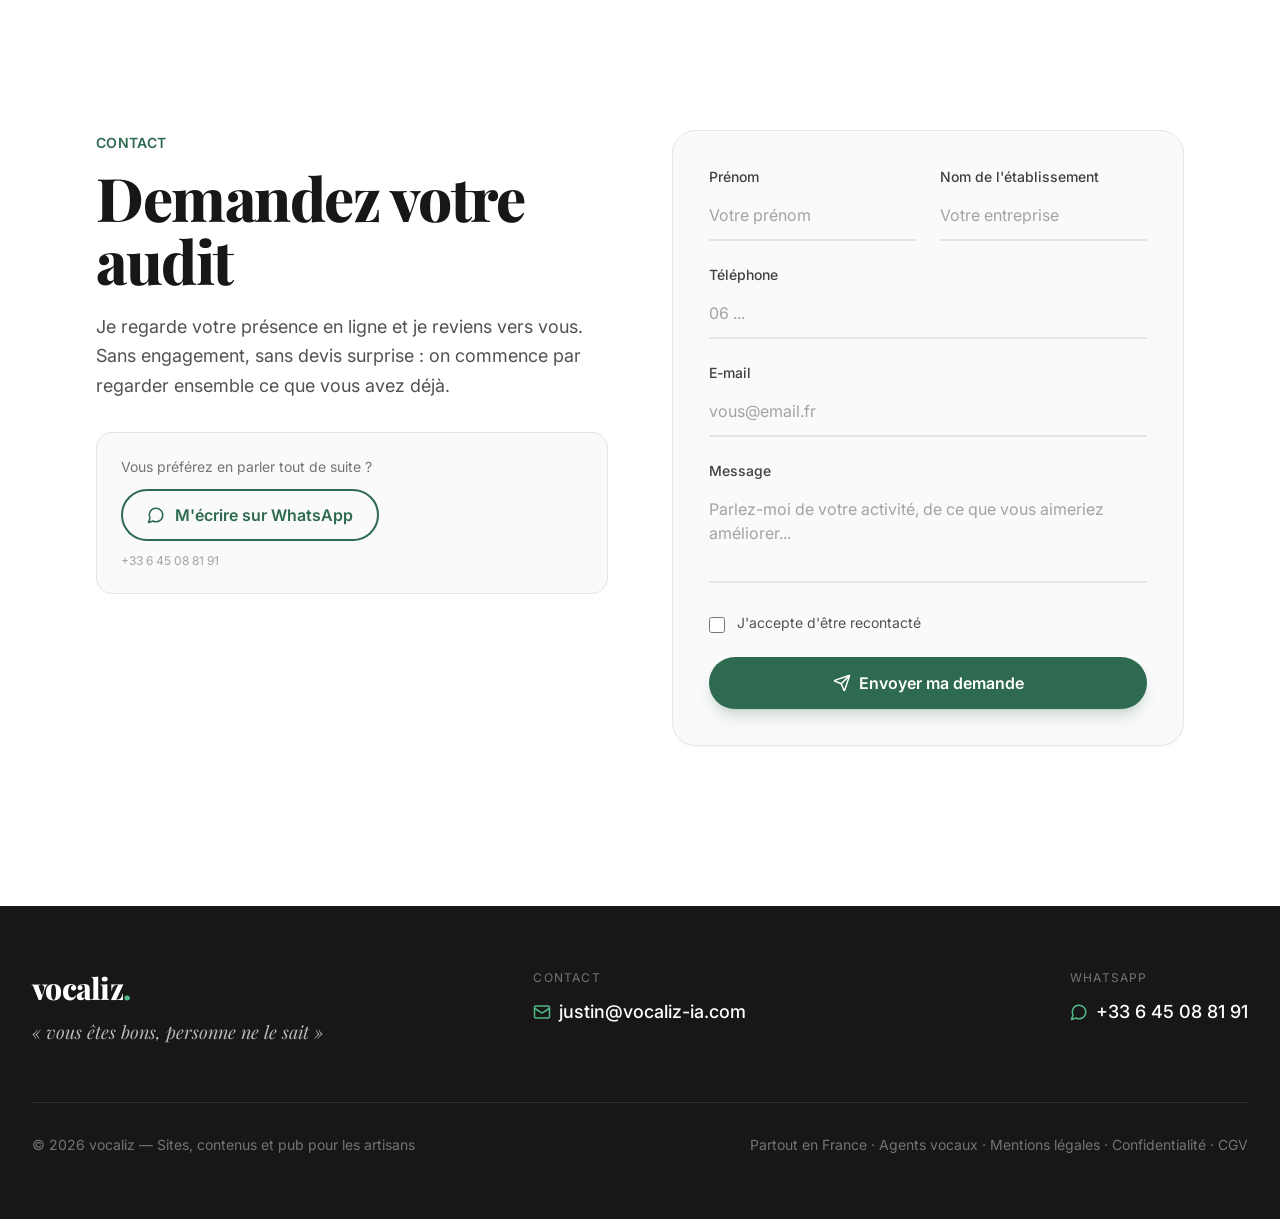
<file: sites-web.html>
<!DOCTYPE html>
<html lang="fr">
<head>
<meta charset="UTF-8">
<meta name="viewport" content="width=device-width, initial-scale=1.0">
<title>Vocaliz — Sites, contenus et pub pour les artisans</title>
<meta name="description" content="Site internet, fiche Google, contenus pour les réseaux et publicité pour les artisans, avec un suivi chaque mois. Audit de votre présence en ligne avant tout devis.">
<link rel="canonical" href="https://vocaliz-ia.com/sites-web.html">
<meta name="theme-color" content="#ffffff">
<meta property="og:type" content="website">
<meta property="og:url" content="https://vocaliz-ia.com/sites-web.html">
<meta property="og:site_name" content="Vocaliz">
<meta property="og:locale" content="fr_FR">
<meta property="og:title" content="Vocaliz — Vous êtes bons, personne ne le sait">
<meta property="og:description" content="Votre site, votre fiche Google, vos contenus et votre publicité, pour les artisans. Un audit avant tout devis.">
<meta property="og:image" content="https://vocaliz-ia.com/og-image.png">
<link rel="icon" href="/favicon.ico" sizes="48x48 96x96">
<link rel="icon" type="image/png" sizes="96x96" href="/favicon-96.png">
<link rel="icon" type="image/png" sizes="192x192" href="/favicon-192.png">
<link rel="icon" type="image/svg+xml" href="/logo.svg">
<link rel="apple-touch-icon" sizes="180x180" href="/apple-touch-icon.png">
<link rel="manifest" href="/site.webmanifest">
<link rel="preconnect" href="https://fonts.googleapis.com">
<link rel="preconnect" href="https://fonts.gstatic.com" crossorigin>
<link href="https://fonts.googleapis.com/css2?family=Playfair+Display:wght@500;600;700;800;900&family=Inter:wght@300;400;500;600;700&family=Space+Mono:wght@400;700&display=swap" rel="stylesheet">
<link rel="stylesheet" href="sites-web.css?v=20261013b">
</head>
<body>
<!-- VOILE D'ARRIVEE : le meme que celui de la page agents vocaux -->
<div id="loader" role="presentation">
  <div class="ld-lockup">
    <svg class="ld-mark" viewBox="0 0 512 512" aria-hidden="true">
      <defs><linearGradient id="ldGrad" x1="0" y1="0" x2="1" y2="1">
        <stop offset="0" stop-color="#6fd9a8"/><stop offset="1" stop-color="#2d6a4f"/>
      </linearGradient></defs>
      <rect width="512" height="512" rx="112" fill="url(#ldGrad)"/>
      <g fill="#06120c">
        <rect class="b b1" x="70"  y="204" width="52" height="104" rx="26"/>
        <rect class="b b2" x="150" y="152" width="52" height="208" rx="26"/>
        <rect class="b b3" x="230" y="100" width="52" height="312" rx="26"/>
        <rect class="b b4" x="310" y="152" width="52" height="208" rx="26"/>
        <rect class="b b5" x="390" y="204" width="52" height="104" rx="26"/>
      </g>
    </svg>
    <div class="ld-word">VOCAL<span>IZ</span></div>
  </div>
  <div class="ld-tag">Création de site</div>
</div>
<script>
(function(){
  var l=document.getElementById('loader');
  var reduce=window.matchMedia('(prefers-reduced-motion:reduce)').matches;
  setTimeout(function(){ if(l) l.classList.add('hide'); }, reduce?0:850);
  setTimeout(function(){ if(l&&l.parentNode) l.parentNode.removeChild(l); }, reduce?100:1900);
})();
</script>
<div class="bg-white text-neutral-900 font-body antialiased"><header id="hdr" class="fixed top-0 inset-x-0 z-50 transition-all duration-300 bg-transparent"><nav class="mx-auto max-w-7xl px-5 sm:px-8 h-16 flex items-center justify-between"><a href="#top" data-go="#top" class="font-heading text-2xl font-extrabold tracking-tight text-neutral-900">vocaliz<span class="text-[#2d6a4f]">.</span></a><div class="hidden md:flex items-center gap-8"><a href="/" class="agents-link">Agents vocaux IA</a><button data-go="#services" class="text-sm font-medium text-neutral-600 hover:text-[#2d6a4f] transition-colors">Services</button><button data-go="#methode" class="text-sm font-medium text-neutral-600 hover:text-[#2d6a4f] transition-colors">Méthode</button><button data-go="#pourquoi" class="text-sm font-medium text-neutral-600 hover:text-[#2d6a4f] transition-colors">Pourquoi</button><button data-go="#faq" class="text-sm font-medium text-neutral-600 hover:text-[#2d6a4f] transition-colors">FAQ</button><button data-go="#contact" class="text-sm font-medium text-neutral-600 hover:text-[#2d6a4f] transition-colors">Contact</button></div><div class="hidden md:block"><button data-go="#contact" class="group relative overflow-hidden rounded-full bg-[#2d6a4f] px-5 py-2.5 text-sm font-semibold text-white transition-transform duration-300 hover:-translate-y-0.5"><span class="relative z-10">Demander mon audit</span></button></div><button id="mbtn" class="md:hidden p-2 text-neutral-900" aria-label="Menu" aria-expanded="false"><svg xmlns="http://www.w3.org/2000/svg" width="22" height="22" viewBox="0 0 24 24" fill="none" stroke="currentColor" stroke-width="2" stroke-linecap="round" stroke-linejoin="round" class="lucide lucide-menu"><line x1="4" x2="20" y1="12" y2="12"></line><line x1="4" x2="20" y1="6" y2="6"></line><line x1="4" x2="20" y1="18" y2="18"></line></svg></button></nav><div id="mnav" class="md:hidden hidden bg-white border-t border-black/5 px-5 py-4 flex flex-col gap-1"><a href="/" class="mnav-agents">📞 Agents vocaux</a><button data-go="#services" class="text-left py-2.5 text-base font-medium text-neutral-700 hover:text-[#2d6a4f]">Services</button><button data-go="#methode" class="text-left py-2.5 text-base font-medium text-neutral-700 hover:text-[#2d6a4f]">Méthode</button><button data-go="#pourquoi" class="text-left py-2.5 text-base font-medium text-neutral-700 hover:text-[#2d6a4f]">Pourquoi</button><button data-go="#faq" class="text-left py-2.5 text-base font-medium text-neutral-700 hover:text-[#2d6a4f]">FAQ</button><button data-go="#contact" class="text-left py-2.5 text-base font-medium text-neutral-700 hover:text-[#2d6a4f]">Contact</button><button data-go="#contact" class="mt-2 rounded-full bg-[#2d6a4f] px-5 py-3 text-sm font-semibold text-white">Demander mon audit</button></div></header><main><section id="top" class="relative min-h-screen flex items-center overflow-hidden"><div class="absolute inset-0"><img src="sites-web-hero.jpg" fetchpriority="high" alt="" class="h-full w-full object-cover"><div class="absolute inset-0 bg-gradient-to-r from-black/85 via-black/70 to-black/40"></div><div class="absolute inset-0 bg-black/30"></div><div class="absolute inset-x-0 top-0 h-1/2 bg-gradient-to-b from-[#2d6a4f]/25 via-[#2d6a4f]/5 to-transparent"></div></div><div class="relative mx-auto max-w-7xl px-5 sm:px-8 pt-28 pb-20 grid lg:grid-cols-2 gap-12 items-center w-full"><div class="text-white"><span class="inline-flex items-center rounded-full border border-white/25 bg-white/10 backdrop-blur-md px-4 py-1.5 text-xs sm:text-sm font-medium tracking-wide">Sites, contenus et pub pour les artisans</span><h1 class="mt-6 font-heading font-extrabold leading-[1.02] tracking-tight text-[clamp(2.5rem,6vw,4.75rem)]"><span class="whitespace-nowrap">Vous êtes bons,</span><br><span class="text-[#52b788] whitespace-nowrap">personne ne le sait.</span></h1><p class="mt-6 max-w-xl text-base sm:text-lg text-white/80 leading-relaxed" data-rv>Je travaille avec les artisans partout en France : votre site, votre fiche Google, vos contenus pour les réseaux, votre publicité — et un suivi chaque mois. On commence par regarder ce que vous avez déjà.</p><div class="mt-8 flex flex-col sm:flex-row gap-3" data-rv><button data-go="#contact" class="group relative overflow-hidden rounded-full bg-[#2d6a4f] px-7 py-3.5 text-base font-semibold text-white transition-transform duration-300 hover:-translate-y-0.5 shadow-lg shadow-[#2d6a4f]/30">Demander mon audit</button><a href="https://wa.me/33645088191" target="_blank" rel="noreferrer" class="rounded-full border border-white/40 bg-white/5 backdrop-blur-md px-7 py-3.5 text-base font-semibold text-white transition-all duration-300 hover:bg-white/15 hover:-translate-y-0.5">M'écrire sur WhatsApp</a></div><div class="mt-10 grid sm:grid-cols-3 gap-4 max-w-2xl" data-rv><div class="flex items-start gap-2.5"><svg xmlns="http://www.w3.org/2000/svg" width="20" height="20" viewBox="0 0 24 24" fill="none" stroke="currentColor" stroke-width="2" stroke-linecap="round" stroke-linejoin="round" class="lucide lucide-shield-check mt-0.5 shrink-0 text-[#52b788]"><path d="M20 13c0 5-3.5 7.5-7.66 8.95a1 1 0 0 1-.67-.01C7.5 20.5 4 18 4 13V6a1 1 0 0 1 1-1c2 0 4.5-1.2 6.24-2.72a1.17 1.17 0 0 1 1.52 0C14.51 3.81 17 5 19 5a1 1 0 0 1 1 1z"></path><path d="m9 12 2 2 4-4"></path></svg><span class="text-sm text-white/85 leading-snug">Un audit de votre présence en ligne avant tout devis</span></div><div class="flex items-start gap-2.5"><svg xmlns="http://www.w3.org/2000/svg" width="20" height="20" viewBox="0 0 24 24" fill="none" stroke="currentColor" stroke-width="2" stroke-linecap="round" stroke-linejoin="round" class="lucide lucide-eye mt-0.5 shrink-0 text-[#52b788]"><path d="M2.062 12.348a1 1 0 0 1 0-.696 10.75 10.75 0 0 1 19.876 0 1 1 0 0 1 0 .696 10.75 10.75 0 0 1-19.876 0"></path><circle cx="12" cy="12" r="3"></circle></svg><span class="text-sm text-white/85 leading-snug">Votre site montré avant de parler prix</span></div><div class="flex items-start gap-2.5"><svg xmlns="http://www.w3.org/2000/svg" width="20" height="20" viewBox="0 0 24 24" fill="none" stroke="currentColor" stroke-width="2" stroke-linecap="round" stroke-linejoin="round" class="lucide lucide-message-circle mt-0.5 shrink-0 text-[#52b788]"><path d="M7.9 20A9 9 0 1 0 4 16.1L2 22Z"></path></svg><span class="text-sm text-white/85 leading-snug">Réponse sur WhatsApp</span></div></div></div><div class="hidden lg:flex justify-center" data-rv><div class="relative mx-auto w-[270px] sm:w-[300px]"><div class="absolute -inset-6 bg-[#2d6a4f]/20 blur-3xl rounded-full"></div><div class="relative rounded-[2.5rem] border border-white/40 bg-neutral-900 p-3 shadow-2xl shadow-black/40 backdrop-blur-sm"><div class="absolute top-3 left-1/2 -translate-x-1/2 h-5 w-24 rounded-b-2xl bg-neutral-900 z-10"></div><div class="rounded-[2rem] overflow-hidden bg-white h-[560px] flex flex-col"><div class="px-4 pt-5 pb-3 flex items-center gap-2"><div class="h-7 w-7 rounded-full bg-white border border-neutral-200 flex items-center justify-center shadow-sm"><span class="text-sm font-bold text-[#4285F4]">G</span></div><div class="flex-1 h-8 rounded-full bg-neutral-100 flex items-center px-3"><span class="text-[11px] text-neutral-400">atelier bois lyon</span></div></div><div class="px-4 py-3 border-t border-neutral-100"><div class="flex items-center gap-1.5"><h3 class="font-heading text-lg font-bold text-neutral-900 leading-tight">Atelier Bois</h3><svg xmlns="http://www.w3.org/2000/svg" width="16" height="16" viewBox="0 0 24 24" fill="none" stroke="currentColor" stroke-width="2" stroke-linecap="round" stroke-linejoin="round" class="lucide lucide-badge-check text-[#2d6a4f] fill-[#2d6a4f]/15"><path d="M3.85 8.62a4 4 0 0 1 4.78-4.77 4 4 0 0 1 6.74 0 4 4 0 0 1 4.78 4.78 4 4 0 0 1 0 6.74 4 4 0 0 1-4.77 4.78 4 4 0 0 1-6.75 0 4 4 0 0 1-4.78-4.77 4 4 0 0 1 0-6.76Z"></path><path d="m9 12 2 2 4-4"></path></svg></div><div class="mt-1.5 flex items-center gap-1.5"><span class="text-xs font-semibold text-neutral-900">4,9</span><div class="flex gap-0.5"><svg xmlns="http://www.w3.org/2000/svg" width="11" height="11" viewBox="0 0 24 24" fill="none" stroke="currentColor" stroke-width="2" stroke-linecap="round" stroke-linejoin="round" class="lucide lucide-star fill-[#2d6a4f] text-[#2d6a4f]"><path d="M11.525 2.295a.53.53 0 0 1 .95 0l2.31 4.679a2.123 2.123 0 0 0 1.595 1.16l5.166.756a.53.53 0 0 1 .294.904l-3.736 3.638a2.123 2.123 0 0 0-.611 1.878l.882 5.14a.53.53 0 0 1-.771.56l-4.618-2.428a2.122 2.122 0 0 0-1.973 0L6.396 21.01a.53.53 0 0 1-.77-.56l.881-5.139a2.122 2.122 0 0 0-.611-1.879L2.16 9.795a.53.53 0 0 1 .294-.906l5.165-.755a2.122 2.122 0 0 0 1.597-1.16z"></path></svg><svg xmlns="http://www.w3.org/2000/svg" width="11" height="11" viewBox="0 0 24 24" fill="none" stroke="currentColor" stroke-width="2" stroke-linecap="round" stroke-linejoin="round" class="lucide lucide-star fill-[#2d6a4f] text-[#2d6a4f]"><path d="M11.525 2.295a.53.53 0 0 1 .95 0l2.31 4.679a2.123 2.123 0 0 0 1.595 1.16l5.166.756a.53.53 0 0 1 .294.904l-3.736 3.638a2.123 2.123 0 0 0-.611 1.878l.882 5.14a.53.53 0 0 1-.771.56l-4.618-2.428a2.122 2.122 0 0 0-1.973 0L6.396 21.01a.53.53 0 0 1-.77-.56l.881-5.139a2.122 2.122 0 0 0-.611-1.879L2.16 9.795a.53.53 0 0 1 .294-.906l5.165-.755a2.122 2.122 0 0 0 1.597-1.16z"></path></svg><svg xmlns="http://www.w3.org/2000/svg" width="11" height="11" viewBox="0 0 24 24" fill="none" stroke="currentColor" stroke-width="2" stroke-linecap="round" stroke-linejoin="round" class="lucide lucide-star fill-[#2d6a4f] text-[#2d6a4f]"><path d="M11.525 2.295a.53.53 0 0 1 .95 0l2.31 4.679a2.123 2.123 0 0 0 1.595 1.16l5.166.756a.53.53 0 0 1 .294.904l-3.736 3.638a2.123 2.123 0 0 0-.611 1.878l.882 5.14a.53.53 0 0 1-.771.56l-4.618-2.428a2.122 2.122 0 0 0-1.973 0L6.396 21.01a.53.53 0 0 1-.77-.56l.881-5.139a2.122 2.122 0 0 0-.611-1.879L2.16 9.795a.53.53 0 0 1 .294-.906l5.165-.755a2.122 2.122 0 0 0 1.597-1.16z"></path></svg><svg xmlns="http://www.w3.org/2000/svg" width="11" height="11" viewBox="0 0 24 24" fill="none" stroke="currentColor" stroke-width="2" stroke-linecap="round" stroke-linejoin="round" class="lucide lucide-star fill-[#2d6a4f] text-[#2d6a4f]"><path d="M11.525 2.295a.53.53 0 0 1 .95 0l2.31 4.679a2.123 2.123 0 0 0 1.595 1.16l5.166.756a.53.53 0 0 1 .294.904l-3.736 3.638a2.123 2.123 0 0 0-.611 1.878l.882 5.14a.53.53 0 0 1-.771.56l-4.618-2.428a2.122 2.122 0 0 0-1.973 0L6.396 21.01a.53.53 0 0 1-.77-.56l.881-5.139a2.122 2.122 0 0 0-.611-1.879L2.16 9.795a.53.53 0 0 1 .294-.906l5.165-.755a2.122 2.122 0 0 0 1.597-1.16z"></path></svg><svg xmlns="http://www.w3.org/2000/svg" width="11" height="11" viewBox="0 0 24 24" fill="none" stroke="currentColor" stroke-width="2" stroke-linecap="round" stroke-linejoin="round" class="lucide lucide-star fill-[#2d6a4f] text-[#2d6a4f]"><path d="M11.525 2.295a.53.53 0 0 1 .95 0l2.31 4.679a2.123 2.123 0 0 0 1.595 1.16l5.166.756a.53.53 0 0 1 .294.904l-3.736 3.638a2.123 2.123 0 0 0-.611 1.878l.882 5.14a.53.53 0 0 1-.771.56l-4.618-2.428a2.122 2.122 0 0 0-1.973 0L6.396 21.01a.53.53 0 0 1-.77-.56l.881-5.139a2.122 2.122 0 0 0-.611-1.879L2.16 9.795a.53.53 0 0 1 .294-.906l5.165-.755a2.122 2.122 0 0 0 1.597-1.16z"></path></svg></div><span class="text-xs text-neutral-400">· 32 avis</span></div><p class="mt-1 text-[11px] text-neutral-500">Menuisier · Ébéniste · Sur-mesure</p><div class="mt-2 flex items-center gap-1.5"><span class="h-2 w-2 rounded-full bg-[#2d6a4f]"></span><span class="text-[11px] font-medium text-[#2d6a4f]">Ouvert</span><span class="text-[11px] text-neutral-400">· Ferme à 19h</span></div></div><div class="px-4 flex gap-1.5"><img class="gal-thumb" src="atelier-1.jpg" alt="Un menuisier rabote un plateau en bois" loading="lazy" width="480" height="340"><img class="gal-thumb" src="atelier-2.jpg" alt="Gros plan sur les mains d'un menuisier au travail" loading="lazy" width="480" height="340"><img class="gal-thumb" src="atelier-3.jpg" alt="Un ébéniste assemble une chaise dans son atelier" loading="lazy" width="480" height="340"></div><div class="px-4 mt-2.5 flex items-center gap-1.5"><svg xmlns="http://www.w3.org/2000/svg" width="12" height="12" viewBox="0 0 24 24" fill="none" stroke="currentColor" stroke-width="2" stroke-linecap="round" stroke-linejoin="round" class="lucide lucide-map-pin text-neutral-400"><path d="M20 10c0 4.993-5.539 10.193-7.399 11.799a1 1 0 0 1-1.202 0C9.539 20.193 4 14.993 4 10a8 8 0 0 1 16 0"></path><circle cx="12" cy="10" r="3"></circle></svg><span class="text-[11px] text-neutral-500">12 rue de la Charpente, Lyon</span></div><div class="px-4 mt-3 grid grid-cols-2 gap-2"><div class="rounded-lg bg-[#2d6a4f]/8 flex items-center justify-center gap-1.5 py-2.5"><svg xmlns="http://www.w3.org/2000/svg" width="13" height="13" viewBox="0 0 24 24" fill="none" stroke="currentColor" stroke-width="2" stroke-linecap="round" stroke-linejoin="round" class="lucide lucide-navigation text-[#2d6a4f]"><polygon points="3 11 22 2 13 21 11 13 3 11"></polygon></svg><span class="text-[11px] font-semibold text-[#2d6a4f]">Itinéraire</span></div><div class="rounded-lg bg-[#2d6a4f]/8 flex items-center justify-center gap-1.5 py-2.5"><svg xmlns="http://www.w3.org/2000/svg" width="13" height="13" viewBox="0 0 24 24" fill="none" stroke="currentColor" stroke-width="2" stroke-linecap="round" stroke-linejoin="round" class="lucide lucide-phone text-[#2d6a4f]"><path d="M22 16.92v3a2 2 0 0 1-2.18 2 19.79 19.79 0 0 1-8.63-3.07 19.5 19.5 0 0 1-6-6 19.79 19.79 0 0 1-3.07-8.67A2 2 0 0 1 4.11 2h3a2 2 0 0 1 2 1.72 12.84 12.84 0 0 0 .7 2.81 2 2 0 0 1-.45 2.11L8.09 9.91a16 16 0 0 0 6 6l1.27-1.27a2 2 0 0 1 2.11-.45 12.84 12.84 0 0 0 2.81.7A2 2 0 0 1 22 16.92z"></path></svg><span class="text-[11px] font-semibold text-[#2d6a4f]">Appeler</span></div></div><div class="px-4 mt-3 pt-3 border-t border-neutral-100"><div class="flex items-center justify-between mb-2"><span class="text-[11px] font-semibold text-neutral-700">Avis</span><span class="text-[10px] text-[#2d6a4f] font-medium">Voir tout</span></div><div class="flex gap-2"><img class="avatar-marie" src="avatar-marie.jpg" alt="Marie L." width="120" height="120" loading="lazy"><div class="flex-1"><div class="flex items-center gap-1"><span class="text-[10px] font-medium text-neutral-700">Marie L.</span><div class="flex gap-0.5"><svg xmlns="http://www.w3.org/2000/svg" width="8" height="8" viewBox="0 0 24 24" fill="none" stroke="currentColor" stroke-width="2" stroke-linecap="round" stroke-linejoin="round" class="lucide lucide-star fill-[#2d6a4f] text-[#2d6a4f]"><path d="M11.525 2.295a.53.53 0 0 1 .95 0l2.31 4.679a2.123 2.123 0 0 0 1.595 1.16l5.166.756a.53.53 0 0 1 .294.904l-3.736 3.638a2.123 2.123 0 0 0-.611 1.878l.882 5.14a.53.53 0 0 1-.771.56l-4.618-2.428a2.122 2.122 0 0 0-1.973 0L6.396 21.01a.53.53 0 0 1-.77-.56l.881-5.139a2.122 2.122 0 0 0-.611-1.879L2.16 9.795a.53.53 0 0 1 .294-.906l5.165-.755a2.122 2.122 0 0 0 1.597-1.16z"></path></svg><svg xmlns="http://www.w3.org/2000/svg" width="8" height="8" viewBox="0 0 24 24" fill="none" stroke="currentColor" stroke-width="2" stroke-linecap="round" stroke-linejoin="round" class="lucide lucide-star fill-[#2d6a4f] text-[#2d6a4f]"><path d="M11.525 2.295a.53.53 0 0 1 .95 0l2.31 4.679a2.123 2.123 0 0 0 1.595 1.16l5.166.756a.53.53 0 0 1 .294.904l-3.736 3.638a2.123 2.123 0 0 0-.611 1.878l.882 5.14a.53.53 0 0 1-.771.56l-4.618-2.428a2.122 2.122 0 0 0-1.973 0L6.396 21.01a.53.53 0 0 1-.77-.56l.881-5.139a2.122 2.122 0 0 0-.611-1.879L2.16 9.795a.53.53 0 0 1 .294-.906l5.165-.755a2.122 2.122 0 0 0 1.597-1.16z"></path></svg><svg xmlns="http://www.w3.org/2000/svg" width="8" height="8" viewBox="0 0 24 24" fill="none" stroke="currentColor" stroke-width="2" stroke-linecap="round" stroke-linejoin="round" class="lucide lucide-star fill-[#2d6a4f] text-[#2d6a4f]"><path d="M11.525 2.295a.53.53 0 0 1 .95 0l2.31 4.679a2.123 2.123 0 0 0 1.595 1.16l5.166.756a.53.53 0 0 1 .294.904l-3.736 3.638a2.123 2.123 0 0 0-.611 1.878l.882 5.14a.53.53 0 0 1-.771.56l-4.618-2.428a2.122 2.122 0 0 0-1.973 0L6.396 21.01a.53.53 0 0 1-.77-.56l.881-5.139a2.122 2.122 0 0 0-.611-1.879L2.16 9.795a.53.53 0 0 1 .294-.906l5.165-.755a2.122 2.122 0 0 0 1.597-1.16z"></path></svg><svg xmlns="http://www.w3.org/2000/svg" width="8" height="8" viewBox="0 0 24 24" fill="none" stroke="currentColor" stroke-width="2" stroke-linecap="round" stroke-linejoin="round" class="lucide lucide-star fill-[#2d6a4f] text-[#2d6a4f]"><path d="M11.525 2.295a.53.53 0 0 1 .95 0l2.31 4.679a2.123 2.123 0 0 0 1.595 1.16l5.166.756a.53.53 0 0 1 .294.904l-3.736 3.638a2.123 2.123 0 0 0-.611 1.878l.882 5.14a.53.53 0 0 1-.771.56l-4.618-2.428a2.122 2.122 0 0 0-1.973 0L6.396 21.01a.53.53 0 0 1-.77-.56l.881-5.139a2.122 2.122 0 0 0-.611-1.879L2.16 9.795a.53.53 0 0 1 .294-.906l5.165-.755a2.122 2.122 0 0 0 1.597-1.16z"></path></svg><svg xmlns="http://www.w3.org/2000/svg" width="8" height="8" viewBox="0 0 24 24" fill="none" stroke="currentColor" stroke-width="2" stroke-linecap="round" stroke-linejoin="round" class="lucide lucide-star fill-[#2d6a4f] text-[#2d6a4f]"><path d="M11.525 2.295a.53.53 0 0 1 .95 0l2.31 4.679a2.123 2.123 0 0 0 1.595 1.16l5.166.756a.53.53 0 0 1 .294.904l-3.736 3.638a2.123 2.123 0 0 0-.611 1.878l.882 5.14a.53.53 0 0 1-.771.56l-4.618-2.428a2.122 2.122 0 0 0-1.973 0L6.396 21.01a.53.53 0 0 1-.77-.56l.881-5.139a2.122 2.122 0 0 0-.611-1.879L2.16 9.795a.53.53 0 0 1 .294-.906l5.165-.755a2.122 2.122 0 0 0 1.597-1.16z"></path></svg></div></div><p class="text-[10px] text-neutral-500 leading-tight mt-0.5">Travail soigné, délais respectés. Je recommande.</p></div></div></div><div class="mt-auto bg-neutral-900 px-4 py-2.5 flex items-center justify-center"><span class="text-[10px] text-white/60">Fiche Google</span></div></div></div></div></div></div><div class="absolute bottom-6 left-1/2 -translate-x-1/2 text-white/50 text-xs tracking-widest uppercase hidden sm:block">défiler</div></section><section id="services" class="py-28 sm:py-40 bg-white"><div class="mx-auto max-w-7xl px-5 sm:px-8"><div class="max-w-2xl"><span class="text-sm font-semibold tracking-wide text-[#2d6a4f] uppercase">Services</span><h2 class="mt-3 font-heading font-extrabold tracking-tight text-neutral-900 text-[clamp(2.25rem,5vw,3.75rem)] leading-[1.05]">Ce que je fais pour les artisans</h2><p class="mt-5 text-lg text-neutral-600 leading-relaxed">Tout ce qu'il faut pour que vos clients vous trouvent, vous comprennent et vous contactent — sans que vous deveniez un expert du web.</p></div><div class="mt-14 grid sm:grid-cols-2 lg:grid-cols-3 gap-5"><div class="group rounded-2xl border border-neutral-200 bg-white p-7 shadow-[0_1px_2px_rgba(0,0,0,0.04)] transition-all duration-300 hover:-translate-y-1 hover:shadow-[0_18px_40px_-12px_rgba(0,0,0,0.12)] hover:border-[#2d6a4f]/40" data-rv><div class="inline-flex h-12 w-12 items-center justify-center rounded-xl bg-[#2d6a4f]/8 text-[#2d6a4f] transition-colors group-hover:bg-[#2d6a4f] group-hover:text-white"><svg xmlns="http://www.w3.org/2000/svg" width="22" height="22" viewBox="0 0 24 24" fill="none" stroke="currentColor" stroke-width="1.5" stroke-linecap="round" stroke-linejoin="round" class="lucide lucide-globe"><circle cx="12" cy="12" r="10"></circle><path d="M12 2a14.5 14.5 0 0 0 0 20 14.5 14.5 0 0 0 0-20"></path><path d="M2 12h20"></path></svg></div><h3 class="mt-5 font-heading text-xl font-bold text-neutral-900">Votre site internet</h3><ul class="mt-4 space-y-2.5"><li class="flex items-start gap-2.5 text-sm text-neutral-600 leading-relaxed"><span class="mt-2 h-1.5 w-1.5 shrink-0 rounded-full bg-[#2d6a4f]"></span>Un site clair, à votre image, qui charge vite</li><li class="flex items-start gap-2.5 text-sm text-neutral-600 leading-relaxed"><span class="mt-2 h-1.5 w-1.5 shrink-0 rounded-full bg-[#2d6a4f]"></span>Vos coordonnées et votre zone d'intervention visibles</li><li class="flex items-start gap-2.5 text-sm text-neutral-600 leading-relaxed"><span class="mt-2 h-1.5 w-1.5 shrink-0 rounded-full bg-[#2d6a4f]"></span>Un bouton d'appel direct depuis le téléphone</li></ul></div><div class="group rounded-2xl border border-neutral-200 bg-white p-7 shadow-[0_1px_2px_rgba(0,0,0,0.04)] transition-all duration-300 hover:-translate-y-1 hover:shadow-[0_18px_40px_-12px_rgba(0,0,0,0.12)] hover:border-[#2d6a4f]/40" data-rv><div class="inline-flex h-12 w-12 items-center justify-center rounded-xl bg-[#2d6a4f]/8 text-[#2d6a4f] transition-colors group-hover:bg-[#2d6a4f] group-hover:text-white"><svg xmlns="http://www.w3.org/2000/svg" width="22" height="22" viewBox="0 0 24 24" fill="none" stroke="currentColor" stroke-width="1.5" stroke-linecap="round" stroke-linejoin="round" class="lucide lucide-map-pin"><path d="M20 10c0 4.993-5.539 10.193-7.399 11.799a1 1 0 0 1-1.202 0C9.539 20.193 4 14.993 4 10a8 8 0 0 1 16 0"></path><circle cx="12" cy="10" r="3"></circle></svg></div><h3 class="mt-5 font-heading text-xl font-bold text-neutral-900">Votre fiche Google</h3><ul class="mt-4 space-y-2.5"><li class="flex items-start gap-2.5 text-sm text-neutral-600 leading-relaxed"><span class="mt-2 h-1.5 w-1.5 shrink-0 rounded-full bg-[#2d6a4f]"></span>Une fiche trouvée par les clients près de chez vous</li><li class="flex items-start gap-2.5 text-sm text-neutral-600 leading-relaxed"><span class="mt-2 h-1.5 w-1.5 shrink-0 rounded-full bg-[#2d6a4f]"></span>Vos horaires, vos photos, vos avis bien mis en avant</li><li class="flex items-start gap-2.5 text-sm text-neutral-600 leading-relaxed"><span class="mt-2 h-1.5 w-1.5 shrink-0 rounded-full bg-[#2d6a4f]"></span>Les bonnes informations partout où l'on vous cherche</li></ul></div><div class="group rounded-2xl border border-neutral-200 bg-white p-7 shadow-[0_1px_2px_rgba(0,0,0,0.04)] transition-all duration-300 hover:-translate-y-1 hover:shadow-[0_18px_40px_-12px_rgba(0,0,0,0.12)] hover:border-[#2d6a4f]/40" data-rv><div class="inline-flex h-12 w-12 items-center justify-center rounded-xl bg-[#2d6a4f]/8 text-[#2d6a4f] transition-colors group-hover:bg-[#2d6a4f] group-hover:text-white"><svg xmlns="http://www.w3.org/2000/svg" width="22" height="22" viewBox="0 0 24 24" fill="none" stroke="currentColor" stroke-width="1.5" stroke-linecap="round" stroke-linejoin="round" class="lucide lucide-sparkles"><path d="M9.937 15.5A2 2 0 0 0 8.5 14.063l-6.135-1.582a.5.5 0 0 1 0-.962L8.5 9.936A2 2 0 0 0 9.937 8.5l1.582-6.135a.5.5 0 0 1 .963 0L14.063 8.5A2 2 0 0 0 15.5 9.937l6.135 1.581a.5.5 0 0 1 0 .964L15.5 14.063a2 2 0 0 0-1.437 1.437l-1.582 6.135a.5.5 0 0 1-.963 0z"></path><path d="M20 3v4"></path><path d="M22 5h-4"></path><path d="M4 17v2"></path><path d="M5 18H3"></path></svg></div><h3 class="mt-5 font-heading text-xl font-bold text-neutral-900">Vos contenus pour les réseaux</h3><ul class="mt-4 space-y-2.5"><li class="flex items-start gap-2.5 text-sm text-neutral-600 leading-relaxed"><span class="mt-2 h-1.5 w-1.5 shrink-0 rounded-full bg-[#2d6a4f]"></span>Des posts réguliers faits avec l'IA, à votre voix</li><li class="flex items-start gap-2.5 text-sm text-neutral-600 leading-relaxed"><span class="mt-2 h-1.5 w-1.5 shrink-0 rounded-full bg-[#2d6a4f]"></span>Vos chantiers montrés sans que vous y passiez du temps</li><li class="flex items-start gap-2.5 text-sm text-neutral-600 leading-relaxed"><span class="mt-2 h-1.5 w-1.5 shrink-0 rounded-full bg-[#2d6a4f]"></span>Du contenu prêt à publier, vous validez en un coup d'œil</li></ul></div><div class="group rounded-2xl border border-neutral-200 bg-white p-7 shadow-[0_1px_2px_rgba(0,0,0,0.04)] transition-all duration-300 hover:-translate-y-1 hover:shadow-[0_18px_40px_-12px_rgba(0,0,0,0.12)] hover:border-[#2d6a4f]/40" data-rv><div class="inline-flex h-12 w-12 items-center justify-center rounded-xl bg-[#2d6a4f]/8 text-[#2d6a4f] transition-colors group-hover:bg-[#2d6a4f] group-hover:text-white"><svg xmlns="http://www.w3.org/2000/svg" width="22" height="22" viewBox="0 0 24 24" fill="none" stroke="currentColor" stroke-width="1.5" stroke-linecap="round" stroke-linejoin="round" class="lucide lucide-megaphone"><path d="m3 11 18-5v12L3 14v-3z"></path><path d="M11.6 16.8a3 3 0 1 1-5.8-1.6"></path></svg></div><h3 class="mt-5 font-heading text-xl font-bold text-neutral-900">Votre publicité sur les réseaux</h3><ul class="mt-4 space-y-2.5"><li class="flex items-start gap-2.5 text-sm text-neutral-600 leading-relaxed"><span class="mt-2 h-1.5 w-1.5 shrink-0 rounded-full bg-[#2d6a4f]"></span>Des annonces qui touchent les clients de votre région</li><li class="flex items-start gap-2.5 text-sm text-neutral-600 leading-relaxed"><span class="mt-2 h-1.5 w-1.5 shrink-0 rounded-full bg-[#2d6a4f]"></span>Un budget maîtrisé, sans argent jeté au hasard</li><li class="flex items-start gap-2.5 text-sm text-neutral-600 leading-relaxed"><span class="mt-2 h-1.5 w-1.5 shrink-0 rounded-full bg-[#2d6a4f]"></span>Des personnes qui vous contactent vraiment</li></ul></div><div class="group rounded-2xl border border-neutral-200 bg-white p-7 shadow-[0_1px_2px_rgba(0,0,0,0.04)] transition-all duration-300 hover:-translate-y-1 hover:shadow-[0_18px_40px_-12px_rgba(0,0,0,0.12)] hover:border-[#2d6a4f]/40" data-rv><div class="inline-flex h-12 w-12 items-center justify-center rounded-xl bg-[#2d6a4f]/8 text-[#2d6a4f] transition-colors group-hover:bg-[#2d6a4f] group-hover:text-white"><svg xmlns="http://www.w3.org/2000/svg" width="22" height="22" viewBox="0 0 24 24" fill="none" stroke="currentColor" stroke-width="1.5" stroke-linecap="round" stroke-linejoin="round" class="lucide lucide-chart-line"><path d="M3 3v16a2 2 0 0 0 2 2h16"></path><path d="m19 9-5 5-4-4-3 3"></path></svg></div><h3 class="mt-5 font-heading text-xl font-bold text-neutral-900">Le suivi chaque mois</h3><ul class="mt-4 space-y-2.5"><li class="flex items-start gap-2.5 text-sm text-neutral-600 leading-relaxed"><span class="mt-2 h-1.5 w-1.5 shrink-0 rounded-full bg-[#2d6a4f]"></span>Un point régulier sur ce qui marche et ce qui change</li><li class="flex items-start gap-2.5 text-sm text-neutral-600 leading-relaxed"><span class="mt-2 h-1.5 w-1.5 shrink-0 rounded-full bg-[#2d6a4f]"></span>Vos chiffres expliqués simplement, sans jargon</li><li class="flex items-start gap-2.5 text-sm text-neutral-600 leading-relaxed"><span class="mt-2 h-1.5 w-1.5 shrink-0 rounded-full bg-[#2d6a4f]"></span>Des ajustements au fil de l'année, pas une fois puis rien</li></ul></div></div></div></section><section id="methode" class="py-28 sm:py-40 bg-neutral-50 border-t border-neutral-100"><div class="mx-auto max-w-7xl px-5 sm:px-8"><div class="max-w-2xl"><span class="text-sm font-semibold tracking-wide text-[#2d6a4f] uppercase">Méthode</span><h2 class="mt-3 font-heading font-extrabold tracking-tight text-neutral-900 text-[clamp(2.25rem,5vw,3.75rem)] leading-[1.05]">Comment ça se passe ?</h2><p class="mt-5 text-lg text-neutral-600 leading-relaxed">Pas de jargon, pas de surprise. Quatre étapes claires, de la première rencontre à la mise en ligne.</p></div><div class="relative mt-16"><div class="hidden lg:block absolute top-12 left-0 right-0 h-px bg-neutral-200"></div><div class="grid sm:grid-cols-2 lg:grid-cols-4 gap-8 lg:gap-6"><div class="relative" data-rv><div class="flex items-center gap-4 lg:flex-col lg:items-start"><div class="relative z-10 flex h-12 w-12 items-center justify-center rounded-full border border-neutral-200 bg-white text-[#2d6a4f] shadow-sm"><svg xmlns="http://www.w3.org/2000/svg" width="20" height="20" viewBox="0 0 24 24" fill="none" stroke="currentColor" stroke-width="1.5" stroke-linecap="round" stroke-linejoin="round" class="lucide lucide-search"><circle cx="11" cy="11" r="8"></circle><path d="m21 21-4.3-4.3"></path></svg></div><span class="font-heading text-3xl font-bold text-neutral-200 lg:absolute lg:top-0 lg:left-16">01</span></div><h3 class="mt-5 font-heading text-xl font-bold text-neutral-900">Je fais l'audit</h3><p class="mt-3 text-sm text-neutral-600 leading-relaxed">Je regarde votre présence en ligne : site, fiche Google, réseaux, publicité, contact. Je note ce que je remarque, en simple.</p></div><div class="relative" data-rv><div class="flex items-center gap-4 lg:flex-col lg:items-start"><div class="relative z-10 flex h-12 w-12 items-center justify-center rounded-full border border-neutral-200 bg-white text-[#2d6a4f] shadow-sm"><svg xmlns="http://www.w3.org/2000/svg" width="20" height="20" viewBox="0 0 24 24" fill="none" stroke="currentColor" stroke-width="1.5" stroke-linecap="round" stroke-linejoin="round" class="lucide lucide-coffee"><path d="M10 2v2"></path><path d="M14 2v2"></path><path d="M16 8a1 1 0 0 1 1 1v8a4 4 0 0 1-4 4H7a4 4 0 0 1-4-4V9a1 1 0 0 1 1-1h14a4 4 0 1 1 0 8h-1"></path><path d="M6 2v2"></path></svg></div><span class="font-heading text-3xl font-bold text-neutral-200 lg:absolute lg:top-0 lg:left-16">02</span></div><h3 class="mt-5 font-heading text-xl font-bold text-neutral-900">On en parle</h3><p class="mt-3 text-sm text-neutral-600 leading-relaxed">En face ou au téléphone, je vous montre ce que j'ai vu et on discute de ce qui vous serait utile. Sans engagement.</p></div><div class="relative" data-rv><div class="flex items-center gap-4 lg:flex-col lg:items-start"><div class="relative z-10 flex h-12 w-12 items-center justify-center rounded-full border border-neutral-200 bg-white text-[#2d6a4f] shadow-sm"><svg xmlns="http://www.w3.org/2000/svg" width="20" height="20" viewBox="0 0 24 24" fill="none" stroke="currentColor" stroke-width="1.5" stroke-linecap="round" stroke-linejoin="round" class="lucide lucide-eye"><path d="M2.062 12.348a1 1 0 0 1 0-.696 10.75 10.75 0 0 1 19.876 0 1 1 0 0 1 0 .696 10.75 10.75 0 0 1-19.876 0"></path><circle cx="12" cy="12" r="3"></circle></svg></div><span class="font-heading text-3xl font-bold text-neutral-200 lg:absolute lg:top-0 lg:left-16">03</span></div><h3 class="mt-5 font-heading text-xl font-bold text-neutral-900">Je vous montre votre site</h3><p class="mt-3 text-sm text-neutral-600 leading-relaxed">Avant de parler prix, je vous présente votre site. Vous voyez concrètement ce que ça donne pour vous.</p></div><div class="relative" data-rv><div class="flex items-center gap-4 lg:flex-col lg:items-start"><div class="relative z-10 flex h-12 w-12 items-center justify-center rounded-full border border-neutral-200 bg-white text-[#2d6a4f] shadow-sm"><svg xmlns="http://www.w3.org/2000/svg" width="20" height="20" viewBox="0 0 24 24" fill="none" stroke="currentColor" stroke-width="1.5" stroke-linecap="round" stroke-linejoin="round" class="lucide lucide-rocket"><path d="M4.5 16.5c-1.5 1.26-2 5-2 5s3.74-.5 5-2c.71-.84.7-2.13-.09-2.91a2.18 2.18 0 0 0-2.91-.09z"></path><path d="m12 15-3-3a22 22 0 0 1 2-3.95A12.88 12.88 0 0 1 22 2c0 2.72-.78 7.5-6 11a22.35 22.35 0 0 1-4 2z"></path><path d="M9 12H4s.55-3.03 2-4c1.62-1.08 5 0 5 0"></path><path d="M12 15v5s3.03-.55 4-2c1.08-1.62 0-5 0-5"></path></svg></div><span class="font-heading text-3xl font-bold text-neutral-200 lg:absolute lg:top-0 lg:left-16">04</span></div><h3 class="mt-5 font-heading text-xl font-bold text-neutral-900">Vous validez, on le met en ligne</h3><p class="mt-3 text-sm text-neutral-600 leading-relaxed">Une fois d'accord, votre site est en ligne, visible par vos clients. Ensuite, le suivi chaque mois prend le relais.</p></div></div></div></div></section><section id="pourquoi" class="py-28 sm:py-40 bg-white border-y border-neutral-100"><div class="mx-auto max-w-7xl px-5 sm:px-8"><div class="max-w-2xl"><span class="text-sm font-semibold tracking-wide text-[#2d6a4f] uppercase">Pourquoi les artisans</span><h2 class="mt-3 font-heading font-extrabold tracking-tight text-neutral-900 text-[clamp(2.25rem,5vw,3.75rem)] leading-[1.05]">Ce que je règle, concrètement</h2><p class="mt-5 text-lg text-neutral-600 leading-relaxed">Les problèmes que vous rencontrez sur internet ne sont pas une fatalité. Voici ce que je fais.</p></div><div class="mt-14 grid md:grid-cols-3 gap-5"><div class="group rounded-2xl border border-neutral-200 bg-white p-7 shadow-[0_1px_2px_rgba(0,0,0,0.04)] transition-all duration-300 hover:-translate-y-1 hover:shadow-[0_18px_40px_-12px_rgba(0,0,0,0.12)] hover:border-[#2d6a4f]/30" data-rv><div class="inline-flex h-12 w-12 items-center justify-center rounded-xl bg-neutral-100 text-neutral-500 transition-colors group-hover:bg-[#2d6a4f] group-hover:text-white"><svg xmlns="http://www.w3.org/2000/svg" width="22" height="22" viewBox="0 0 24 24" fill="none" stroke="currentColor" stroke-width="1.5" stroke-linecap="round" stroke-linejoin="round" class="lucide lucide-phone-off"><path d="M10.68 13.31a16 16 0 0 0 3.41 2.6l1.27-1.27a2 2 0 0 1 2.11-.45 12.84 12.84 0 0 0 2.81.7 2 2 0 0 1 1.72 2v3a2 2 0 0 1-2.18 2 19.79 19.79 0 0 1-8.63-3.07 19.42 19.42 0 0 1-3.33-2.67m-2.67-3.34a19.79 19.79 0 0 1-3.07-8.63A2 2 0 0 1 4.11 2h3a2 2 0 0 1 2 1.72 12.84 12.84 0 0 0 .7 2.81 2 2 0 0 1-.45 2.11L8.09 9.91"></path><line x1="22" x2="2" y1="2" y2="22"></line></svg></div><div class="mt-5 text-xs font-semibold uppercase tracking-wide text-neutral-400">Le problème</div><h3 class="mt-1.5 font-heading text-xl font-bold text-neutral-900 leading-snug">Vos clients ne vous trouvent pas sur Google</h3><div class="mt-4 h-px bg-neutral-100"></div><div class="mt-4 text-xs font-semibold uppercase tracking-wide text-[#2d6a4f]">Ce que je fais</div><p class="mt-1.5 text-sm text-neutral-600 leading-relaxed">Je mets votre fiche Google en ordre et votre site en ligne, là où vos clients cherchent. Quand quelqu'un tape votre métier près de chez vous, c'est vous qui apparaissez.</p></div><div class="group rounded-2xl border border-neutral-200 bg-white p-7 shadow-[0_1px_2px_rgba(0,0,0,0.04)] transition-all duration-300 hover:-translate-y-1 hover:shadow-[0_18px_40px_-12px_rgba(0,0,0,0.12)] hover:border-[#2d6a4f]/30" data-rv><div class="inline-flex h-12 w-12 items-center justify-center rounded-xl bg-neutral-100 text-neutral-500 transition-colors group-hover:bg-[#2d6a4f] group-hover:text-white"><svg xmlns="http://www.w3.org/2000/svg" width="22" height="22" viewBox="0 0 24 24" fill="none" stroke="currentColor" stroke-width="1.5" stroke-linecap="round" stroke-linejoin="round" class="lucide lucide-eye-off"><path d="M10.733 5.076a10.744 10.744 0 0 1 11.205 6.575 1 1 0 0 1 0 .696 10.747 10.747 0 0 1-1.444 2.49"></path><path d="M14.084 14.158a3 3 0 0 1-4.242-4.242"></path><path d="M17.479 17.499a10.75 10.75 0 0 1-15.417-5.151 1 1 0 0 1 0-.696 10.75 10.75 0 0 1 4.446-5.143"></path><path d="m2 2 20 20"></path></svg></div><div class="mt-5 text-xs font-semibold uppercase tracking-wide text-neutral-400">Le problème</div><h3 class="mt-1.5 font-heading text-xl font-bold text-neutral-900 leading-snug">Votre travail ne se voit nulle part</h3><div class="mt-4 h-px bg-neutral-100"></div><div class="mt-4 text-xs font-semibold uppercase tracking-wide text-[#2d6a4f]">Ce que je fais</div><p class="mt-1.5 text-sm text-neutral-600 leading-relaxed">Je crée vos contenus pour les réseaux à partir de vos chantiers, faits avec l'IA. Vos réalisations sont montrées régulièrement, sans que vous y passiez vos soirées.</p></div><div class="group rounded-2xl border border-neutral-200 bg-white p-7 shadow-[0_1px_2px_rgba(0,0,0,0.04)] transition-all duration-300 hover:-translate-y-1 hover:shadow-[0_18px_40px_-12px_rgba(0,0,0,0.12)] hover:border-[#2d6a4f]/30" data-rv><div class="inline-flex h-12 w-12 items-center justify-center rounded-xl bg-neutral-100 text-neutral-500 transition-colors group-hover:bg-[#2d6a4f] group-hover:text-white"><svg xmlns="http://www.w3.org/2000/svg" width="22" height="22" viewBox="0 0 24 24" fill="none" stroke="currentColor" stroke-width="1.5" stroke-linecap="round" stroke-linejoin="round" class="lucide lucide-clock"><circle cx="12" cy="12" r="10"></circle><polyline points="12 6 12 12 16 14"></polyline></svg></div><div class="mt-5 text-xs font-semibold uppercase tracking-wide text-neutral-400">Le problème</div><h3 class="mt-1.5 font-heading text-xl font-bold text-neutral-900 leading-snug">Vous n'avez pas le temps de vous occuper du web</h3><div class="mt-4 h-px bg-neutral-100"></div><div class="mt-4 text-xs font-semibold uppercase tracking-wide text-[#2d6a4f]">Ce que je fais</div><p class="mt-1.5 text-sm text-neutral-600 leading-relaxed">Je m'occupe de tout : site, fiche, contenus, publicité. Vous gardez le dernier mot sur ce qui part, mais vous ne portez rien. Un point par mois suffit.</p></div></div></div></section><section id="faq" class="py-28 sm:py-40 bg-neutral-50"><div class="mx-auto max-w-3xl px-5 sm:px-8"><div class="text-center"><span class="text-sm font-semibold tracking-wide text-[#2d6a4f] uppercase">FAQ</span><h2 class="mt-3 font-heading font-extrabold tracking-tight text-neutral-900 text-[clamp(2.25rem,5vw,3.75rem)] leading-[1.05]">Les questions qu'on se pose</h2></div><div class="mt-12 divide-y divide-neutral-200 border-y border-neutral-200"><div><button class="w-full flex items-center justify-between gap-4 py-5 text-left group"><span class="font-heading text-lg sm:text-xl font-bold text-neutral-900 group-hover:text-[#2d6a4f] transition-colors">Je n'ai pas encore de site, c'est un problème ?</span><span class="shrink-0 flex h-8 w-8 items-center justify-center rounded-full border border-neutral-200 text-[#2d6a4f]"><svg xmlns="http://www.w3.org/2000/svg" width="16" height="16" viewBox="0 0 24 24" fill="none" stroke="currentColor" stroke-width="2" stroke-linecap="round" stroke-linejoin="round" class="lucide lucide-minus"><path d="M5 12h14"></path></svg></span></button><div class="overflow-hidden faq-a" data-open="1"><p class="pb-6 pr-12 text-neutral-600 leading-relaxed">Non. C'est même plus simple : on part de zéro, sans héritage à corriger. Je vous montre votre site avant qu'on parle de quoi que ce soit.</p></div></div><div><button class="w-full flex items-center justify-between gap-4 py-5 text-left group"><span class="font-heading text-lg sm:text-xl font-bold text-neutral-900 group-hover:text-[#2d6a4f] transition-colors">Je ne suis pas à l'aise avec les outils informatiques</span><span class="shrink-0 flex h-8 w-8 items-center justify-center rounded-full border border-neutral-200 text-[#2d6a4f]"><svg xmlns="http://www.w3.org/2000/svg" width="16" height="16" viewBox="0 0 24 24" fill="none" stroke="currentColor" stroke-width="2" stroke-linecap="round" stroke-linejoin="round" class="lucide lucide-plus"><path d="M5 12h14"></path><path d="M12 5v14"></path></svg></span></button><div class="overflow-hidden faq-a"><p class="pb-6 pr-12 text-neutral-600 leading-relaxed">C'est justement mon rôle. Vous n'avez rien à gérer côté web. Vous gardez le dernier mot sur ce qui part, et on se parle simplement, au téléphone ou en face.</p></div></div><div><button class="w-full flex items-center justify-between gap-4 py-5 text-left group"><span class="font-heading text-lg sm:text-xl font-bold text-neutral-900 group-hover:text-[#2d6a4f] transition-colors">Vous travaillez avec quels artisans ?</span><span class="shrink-0 flex h-8 w-8 items-center justify-center rounded-full border border-neutral-200 text-[#2d6a4f]"><svg xmlns="http://www.w3.org/2000/svg" width="16" height="16" viewBox="0 0 24 24" fill="none" stroke="currentColor" stroke-width="2" stroke-linecap="round" stroke-linejoin="round" class="lucide lucide-plus"><path d="M5 12h14"></path><path d="M12 5v14"></path></svg></span></button><div class="overflow-hidden faq-a"><p class="pb-6 pr-12 text-neutral-600 leading-relaxed">Tous les artisans, partout en France : du bâtiment au made in France, de l'alimentaire à l'artisanat d'art. Ce qui compte, c'est votre métier et votre envie d'être mieux vu.</p></div></div><div><button class="w-full flex items-center justify-between gap-4 py-5 text-left group"><span class="font-heading text-lg sm:text-xl font-bold text-neutral-900 group-hover:text-[#2d6a4f] transition-colors">Combien ça coûte ?</span><span class="shrink-0 flex h-8 w-8 items-center justify-center rounded-full border border-neutral-200 text-[#2d6a4f]"><svg xmlns="http://www.w3.org/2000/svg" width="16" height="16" viewBox="0 0 24 24" fill="none" stroke="currentColor" stroke-width="2" stroke-linecap="round" stroke-linejoin="round" class="lucide lucide-plus"><path d="M5 12h14"></path><path d="M12 5v14"></path></svg></span></button><div class="overflow-hidden faq-a"><p class="pb-6 pr-12 text-neutral-600 leading-relaxed">Le prix dépend de ce dont vous avez besoin. On en parle après l'audit, quand on sait ce qui vous serait utile. L'audit, lui, se fait avant tout devis.</p></div></div><div><button class="w-full flex items-center justify-between gap-4 py-5 text-left group"><span class="font-heading text-lg sm:text-xl font-bold text-neutral-900 group-hover:text-[#2d6a4f] transition-colors">Je suis déjà suivi par quelqu'un d'autre</span><span class="shrink-0 flex h-8 w-8 items-center justify-center rounded-full border border-neutral-200 text-[#2d6a4f]"><svg xmlns="http://www.w3.org/2000/svg" width="16" height="16" viewBox="0 0 24 24" fill="none" stroke="currentColor" stroke-width="2" stroke-linecap="round" stroke-linejoin="round" class="lucide lucide-plus"><path d="M5 12h14"></path><path d="M12 5v14"></path></svg></span></button><div class="overflow-hidden faq-a"><p class="pb-6 pr-12 text-neutral-600 leading-relaxed">Aucun souci. L'audit reste ouvert, il vous donnera un regard neuf sur ce qui existe. Ensuite, vous décidez librement de la suite, sans engagement.</p></div></div></div></div></section><section id="contact" class="py-28 sm:py-40 bg-white border-t border-neutral-100"><div class="mx-auto max-w-6xl px-5 sm:px-8"><div class="grid lg:grid-cols-2 gap-12 lg:gap-16 items-start"><div data-rv><span class="text-sm font-semibold tracking-wide text-[#2d6a4f] uppercase">Contact</span><h2 class="mt-3 font-heading font-extrabold tracking-tight text-neutral-900 text-[clamp(2.25rem,5vw,3.75rem)] leading-[1.05]">Demandez votre audit</h2><p class="mt-5 text-lg text-neutral-600 leading-relaxed">Je regarde votre présence en ligne et je reviens vers vous. Sans engagement, sans devis surprise : on commence par regarder ensemble ce que vous avez déjà.</p><div class="mt-8 rounded-2xl border border-neutral-200 bg-neutral-50 p-6"><p class="text-sm text-neutral-500">Vous préférez en parler tout de suite ?</p><a href="https://wa.me/33645088191" target="_blank" rel="noreferrer" class="mt-3 inline-flex items-center gap-2.5 rounded-full border-2 border-[#2d6a4f] text-[#2d6a4f] px-6 py-3 font-semibold transition-all duration-300 hover:bg-[#2d6a4f] hover:text-white hover:-translate-y-0.5"><svg xmlns="http://www.w3.org/2000/svg" width="18" height="18" viewBox="0 0 24 24" fill="none" stroke="currentColor" stroke-width="2" stroke-linecap="round" stroke-linejoin="round" class="lucide lucide-message-circle"><path d="M7.9 20A9 9 0 1 0 4 16.1L2 22Z"></path></svg>M'écrire sur WhatsApp</a><p class="mt-3 text-xs text-neutral-400">+33 6 45 08 81 91</p></div></div><div class="rounded-3xl border border-neutral-200 bg-neutral-50 p-7 sm:p-9 shadow-[0_1px_2px_rgba(0,0,0,0.04)]" data-rv><form id="auditForm" class="space-y-6" novalidate><div class="grid sm:grid-cols-2 gap-6"><div><label class="block text-sm font-medium text-neutral-700 mb-1">Prénom</label><input name="prenom" required="" class="w-full border-0 border-b-2 border-neutral-200 bg-transparent py-3 px-0 text-neutral-900 placeholder:text-neutral-400 focus:border-[#2d6a4f] focus:outline-none transition-colors text-base" placeholder="Votre prénom" value=""></div><div><label class="block text-sm font-medium text-neutral-700 mb-1">Nom de l'établissement</label><input name="etablissement" required="" class="w-full border-0 border-b-2 border-neutral-200 bg-transparent py-3 px-0 text-neutral-900 placeholder:text-neutral-400 focus:border-[#2d6a4f] focus:outline-none transition-colors text-base" placeholder="Votre entreprise" value=""></div></div><div><label class="block text-sm font-medium text-neutral-700 mb-1">Téléphone</label><input name="telephone" required="" class="w-full border-0 border-b-2 border-neutral-200 bg-transparent py-3 px-0 text-neutral-900 placeholder:text-neutral-400 focus:border-[#2d6a4f] focus:outline-none transition-colors text-base" placeholder="06 ..." value=""></div><div><label class="block text-sm font-medium text-neutral-700 mb-1">E-mail</label><input name="email" type="email" class="w-full border-0 border-b-2 border-neutral-200 bg-transparent py-3 px-0 text-neutral-900 placeholder:text-neutral-400 focus:border-[#2d6a4f] focus:outline-none transition-colors text-base" placeholder="vous@email.fr" value=""></div><div><label class="block text-sm font-medium text-neutral-700 mb-1">Message</label><textarea name="message" rows="3" class="w-full border-0 border-b-2 border-neutral-200 bg-transparent py-3 px-0 text-neutral-900 placeholder:text-neutral-400 focus:border-[#2d6a4f] focus:outline-none transition-colors text-base resize-none" placeholder="Parlez-moi de votre activité, de ce que vous aimeriez améliorer..."></textarea></div><label class="flex items-start gap-3 cursor-pointer"><input name="consentement" type="checkbox" class="mt-1 h-4 w-4 rounded border-neutral-300 text-[#2d6a4f] focus:ring-[#2d6a4f]"><span class="text-sm text-neutral-600">J'accepte d'être recontacté</span></label><div style="position:absolute;left:-9999px;" aria-hidden="true"><input type="text" name="site_web" tabindex="-1" autocomplete="off"></div><p id="fmsg" class="text-sm text-red-600" role="alert" hidden></p><button type="submit" id="fsend" class="w-full inline-flex items-center justify-center gap-2 rounded-full bg-[#2d6a4f] px-7 py-3.5 text-base font-semibold text-white transition-all duration-300 hover:-translate-y-0.5 disabled:opacity-60 disabled:hover:translate-y-0 shadow-lg shadow-[#2d6a4f]/20"><svg xmlns="http://www.w3.org/2000/svg" width="18" height="18" viewBox="0 0 24 24" fill="none" stroke="currentColor" stroke-width="2" stroke-linecap="round" stroke-linejoin="round" class="lucide lucide-send"><path d="M14.536 21.686a.5.5 0 0 0 .937-.024l6.5-19a.496.496 0 0 0-.635-.635l-19 6.5a.5.5 0 0 0-.024.937l7.93 3.18a2 2 0 0 1 1.112 1.11z"></path><path d="m21.854 2.147-10.94 10.939"></path></svg> Envoyer ma demande</button></form></div></div></div></section></main><footer class="bg-neutral-900 text-white"><div class="mx-auto max-w-7xl px-5 sm:px-8 py-16"><div class="grid md:grid-cols-3 gap-10 items-start"><div><div class="font-heading text-3xl font-extrabold tracking-tight">vocaliz<span class="text-[#52b788]">.</span></div><p class="mt-3 font-heading italic text-lg text-white/70">« vous êtes bons, personne ne le sait »</p></div><div class="md:justify-self-center"><div class="text-xs uppercase tracking-widest text-white/40 mb-3">Contact</div><a href="mailto:justin@vocaliz-ia.com" class="group inline-flex items-center gap-2 text-lg font-medium text-white hover:text-[#52b788] transition-colors"><svg xmlns="http://www.w3.org/2000/svg" width="18" height="18" viewBox="0 0 24 24" fill="none" stroke="currentColor" stroke-width="2" stroke-linecap="round" stroke-linejoin="round" class="lucide lucide-mail text-[#52b788]"><rect width="20" height="16" x="2" y="4" rx="2"></rect><path d="m22 7-8.97 5.7a1.94 1.94 0 0 1-2.06 0L2 7"></path></svg><span class="group-hover:font-heading">justin@vocaliz-ia.com</span></a></div><div class="md:justify-self-end"><div class="text-xs uppercase tracking-widest text-white/40 mb-3">WhatsApp</div><a href="https://wa.me/33645088191" target="_blank" rel="noreferrer" class="group inline-flex items-center gap-2 text-lg font-medium text-white hover:text-[#52b788] transition-colors"><svg xmlns="http://www.w3.org/2000/svg" width="18" height="18" viewBox="0 0 24 24" fill="none" stroke="currentColor" stroke-width="2" stroke-linecap="round" stroke-linejoin="round" class="lucide lucide-message-circle text-[#52b788]"><path d="M7.9 20A9 9 0 1 0 4 16.1L2 22Z"></path></svg><span>+33 6 45 08 81 91</span></a></div></div><div class="mt-14 pt-8 border-t border-white/10 flex flex-col sm:flex-row justify-between gap-3 text-sm text-white/40"><span>© 2026 vocaliz — Sites, contenus et pub pour les artisans</span><span>Partout en France · <a class="hover:text-white" href="/">Agents vocaux</a> · <a class="hover:text-white" href="mentions-legales.html">Mentions légales</a> · <a class="hover:text-white" href="politique-confidentialite.html">Confidentialité</a> · <a class="hover:text-white" href="cgv.html">CGV</a></span></div></div></footer></div>
<script>
(function(){
  var hdr=document.getElementById('hdr');
  var on='bg-white/80 backdrop-blur-xl border-b border-black/5'.split(' '), off='bg-transparent';
  function sc(){ var y=window.scrollY>24; on.forEach(function(c){hdr.classList.toggle(c,y);}); hdr.classList.toggle(off,!y); hdr.classList.toggle('is-top',!y); }
  sc(); window.addEventListener('scroll',sc,{passive:true});
  var mnav=document.getElementById('mnav'), mbtn=document.getElementById('mbtn');
  var ICON_MENU=mbtn.innerHTML, ICON_X='<svg xmlns="http://www.w3.org/2000/svg" width="22" height="22" viewBox="0 0 24 24" fill="none" stroke="currentColor" stroke-width="2" stroke-linecap="round" stroke-linejoin="round"><path d="M18 6 6 18"/><path d="m6 6 12 12"/></svg>';
  function toggle(open){ mnav.classList.toggle('hidden',!open); mbtn.setAttribute('aria-expanded',open); mbtn.innerHTML=open?ICON_X:ICON_MENU; }
  mbtn.addEventListener('click',function(){ toggle(mnav.classList.contains('hidden')); });
  document.addEventListener('click',function(ev){
    var b=ev.target.closest('[data-go]'); if(!b) return;
    ev.preventDefault(); toggle(false);
    var t=document.querySelector(b.getAttribute('data-go')); if(t) t.scrollIntoView({behavior:'smooth'});
  });
  // apparition au defilement
  var rv=document.querySelectorAll('[data-rv]');
  if('IntersectionObserver' in window){
    var io=new IntersectionObserver(function(es){ es.forEach(function(x){ if(x.isIntersecting){ x.target.classList.add('in'); io.unobserve(x.target);} }); },{threshold:.12});
    rv.forEach(function(el){io.observe(el);});
  } else rv.forEach(function(el){el.classList.add('in');});
  // FAQ
  var faq=document.querySelectorAll('#faq .faq-a');
  function setH(a,open){ a.classList.toggle('open',open); a.style.height=open?a.scrollHeight+'px':'0px'; }
  faq.forEach(function(a){ setH(a,a.classList.contains('open')); var b=a.previousElementSibling; b.setAttribute('aria-expanded',a.classList.contains('open')); });
  document.querySelectorAll('#faq button').forEach(function(btn){
    btn.addEventListener('click',function(){
      var a=btn.nextElementSibling, open=!a.classList.contains('open');
      faq.forEach(function(x){ setH(x,false); x.previousElementSibling.setAttribute('aria-expanded','false'); });
      setH(a,open); btn.setAttribute('aria-expanded',open);
    });
  });
  // formulaire : meme webhook Make que le formulaire de devis de la page d'accueil
  var FORM_ENDPOINT='https://hook.eu1.make.com/oj843ptqu08s6ior3jcbaoo5722beq1e';
  var form=document.getElementById('auditForm'), msg=document.getElementById('fmsg'), send=document.getElementById('fsend');
  var label=send.innerHTML;
  function say(t){ msg.textContent=t; msg.hidden=!t; }
  form.addEventListener('submit',function(ev){
    ev.preventDefault(); say('');
    if(form.site_web.value){ done(); return; }
    if(!form.prenom.value.trim()||!form.etablissement.value.trim()||!form.telephone.value.trim()){ say("Merci de remplir le prénom, le nom de l'établissement et le téléphone."); return; }
    if(!form.consentement.checked){ say("Merci d'accepter d'être recontacté pour envoyer votre demande."); return; }
    var fd=new FormData();
    fd.append('prenom',form.prenom.value.trim());
    fd.append('nom',form.etablissement.value.trim());
    fd.append('etablissement',form.etablissement.value.trim());
    fd.append('email',form.email.value.trim());
    fd.append('telephone',form.telephone.value.trim());
    fd.append('type_entreprise','Artisan - demande d audit (page sites)');
    fd.append('message',form.message.value.trim());
    fd.append('source','sites-web');
    send.disabled=true; send.textContent='Envoi en cours...';
    fetch(FORM_ENDPOINT,{method:'POST',body:fd,headers:{'Accept':'application/json'}})
      .then(function(r){ if(!r.ok) throw new Error('HTTP '+r.status); done(); })
      .catch(function(){ say("L'envoi a échoué. Écrivez-moi sur WhatsApp ou à justin@vocaliz-ia.com."); })
      .then(function(){ send.disabled=false; send.innerHTML=label; });
  });
  function done(){
    form.innerHTML='<div class="py-10 text-center"><h3 class="font-heading text-2xl font-bold text-neutral-900">Demande envoyée</h3><p class="mt-3 text-neutral-600">Merci, je regarde votre présence en ligne et je reviens vers vous très vite.</p></div>';
  }
})();
</script>
</body>
</html>
</file>
<file: legal.css>
/* Vocaliz — feuille de style commune aux pages légales.
   Volontairement sans dépendance externe (pas de Google Fonts, pas de CDN) :
   ces pages ne doivent transmettre l'IP du visiteur à aucun tiers. */
:root{
  --bg:#ffffff;
  --ink:#0e1c15;
  --green-light:#2d6a4f;
  --green-dark:#1b4332;
  --txt:rgba(14,28,21,.84);
  --txt-soft:rgba(14,28,21,.66);
  --border:rgba(14,28,21,.1);
  --glass:#cfe6da;
}
*{margin:0;padding:0;box-sizing:border-box}
html{scroll-behavior:smooth}
@media(prefers-reduced-motion:reduce){html{scroll-behavior:auto}}
body{
  background:var(--bg);
  color:var(--txt);
  font-family:-apple-system,BlinkMacSystemFont,'Segoe UI',Roboto,Inter,Helvetica,Arial,sans-serif;
  line-height:1.7;
  -webkit-font-smoothing:antialiased;
}
.wrap{max-width:820px;margin:0 auto;padding:0 24px}

header.legal-header{
  border-bottom:1px solid var(--border);
  padding:18px 0;
  position:sticky;top:0;
  background:rgba(255,255,255,.88);
  backdrop-filter:blur(12px);
  z-index:10;
}
header.legal-header .wrap{display:flex;align-items:center;justify-content:space-between;gap:16px;flex-wrap:wrap}
.brand{font-weight:800;letter-spacing:.14em;font-size:15px;color:var(--ink);text-decoration:none}
.brand span{color:var(--green-light)}
.back{font-size:14px;color:var(--txt-soft);text-decoration:none;padding:10px 14px;border:1px solid var(--border);border-radius:10px;display:inline-block}
.back:hover,.back:focus-visible{color:var(--green-light);border-color:var(--green-light)}

main{padding:56px 0 40px}
h1{font-size:clamp(28px,5vw,40px);line-height:1.15;letter-spacing:-.02em;color:var(--ink);margin-bottom:10px}
.updated{font-size:13px;color:var(--txt-soft);margin-bottom:44px}
h2{font-size:20px;color:var(--ink);margin:44px 0 14px;letter-spacing:-.01em;scroll-margin-top:90px}
h2:first-of-type{margin-top:0}
h3{font-size:16px;color:var(--green-light);margin:26px 0 8px}
p{margin-bottom:14px;color:var(--txt)}
ul,ol{margin:0 0 16px 22px}
li{margin-bottom:8px}
a{color:var(--green-light)}
a:hover,a:focus-visible{color:var(--green-dark)}
strong{color:var(--ink);font-weight:600}
:focus-visible{outline:2px solid var(--green-light);outline-offset:3px;border-radius:4px}

/* Sommaire */
nav.toc{background:var(--glass);border:1px solid var(--border);border-radius:16px;padding:22px 26px;margin-bottom:48px}
nav.toc h2{font-size:13px;text-transform:uppercase;letter-spacing:.12em;color:var(--txt-soft);margin:0 0 12px}
nav.toc ol{margin:0 0 0 20px;font-size:14px}
nav.toc li{margin-bottom:5px}

/* Tableaux (traitements, sous-traitants, durées) */
.table-scroll{overflow-x:auto;margin:0 0 22px;border:1px solid var(--border);border-radius:14px}
table{border-collapse:collapse;width:100%;min-width:560px;font-size:14px}
th,td{text-align:left;padding:12px 16px;border-bottom:1px solid var(--border);vertical-align:top}
th{background:var(--glass);color:var(--ink);font-weight:600;white-space:nowrap}
tr:last-child td{border-bottom:none}

/* Encadré d'information */
.note{background:var(--glass);border:1px solid rgba(45,106,79,.3);border-radius:16px;padding:20px 24px;margin:24px 0}
.note p:last-child{margin-bottom:0}

/* Marqueur des champs restant à renseigner AVANT mise en ligne.
   Supprime la classe (et ce bloc) une fois tous les champs remplis. */
.todo{background:#facc15;color:#000;font-weight:700;padding:1px 7px;border-radius:5px;font-size:.92em}

footer.legal-footer{border-top:1px solid var(--border);padding:32px 0 56px;font-size:13px;color:var(--txt-soft)}
footer.legal-footer .wrap{display:flex;gap:8px 20px;flex-wrap:wrap;align-items:center;justify-content:space-between}
footer.legal-footer nav{display:flex;gap:18px;flex-wrap:wrap}
</file>
<file: sites-web.css>
*,:before,:after,::backdrop{--tw-border-spacing-x:0;--tw-border-spacing-y:0;--tw-translate-x:0;--tw-translate-y:0;--tw-rotate:0;--tw-skew-x:0;--tw-skew-y:0;--tw-scale-x:1;--tw-scale-y:1;--tw-pan-x: ;--tw-pan-y: ;--tw-pinch-zoom: ;--tw-scroll-snap-strictness:proximity;--tw-gradient-from-position: ;--tw-gradient-via-position: ;--tw-gradient-to-position: ;--tw-ordinal: ;--tw-slashed-zero: ;--tw-numeric-figure: ;--tw-numeric-spacing: ;--tw-numeric-fraction: ;--tw-ring-inset: ;--tw-ring-offset-width:0px;--tw-ring-offset-color:#fff;--tw-ring-color:#3b82f680;--tw-ring-offset-shadow:0 0 #0000;--tw-ring-shadow:0 0 #0000;--tw-shadow:0 0 #0000;--tw-shadow-colored:0 0 #0000;--tw-blur: ;--tw-brightness: ;--tw-contrast: ;--tw-grayscale: ;--tw-hue-rotate: ;--tw-invert: ;--tw-saturate: ;--tw-sepia: ;--tw-drop-shadow: ;--tw-backdrop-blur: ;--tw-backdrop-brightness: ;--tw-backdrop-contrast: ;--tw-backdrop-grayscale: ;--tw-backdrop-hue-rotate: ;--tw-backdrop-invert: ;--tw-backdrop-opacity: ;--tw-backdrop-saturate: ;--tw-backdrop-sepia: ;--tw-contain-size: ;--tw-contain-layout: ;--tw-contain-paint: ;--tw-contain-style: }*,:before,:after{box-sizing:border-box;border:0 solid #e5e7eb}:before,:after{--tw-content:""}html,:host{-webkit-text-size-adjust:100%;tab-size:4;font-feature-settings:normal;font-variation-settings:normal;-webkit-tap-highlight-color:transparent;font-family:ui-sans-serif,system-ui,sans-serif,Apple Color Emoji,Segoe UI Emoji,Segoe UI Symbol,Noto Color Emoji;line-height:1.5}body{line-height:inherit;margin:0}hr{height:0;color:inherit;border-top-width:1px}abbr:where([title]){-webkit-text-decoration:underline dotted;text-decoration:underline dotted}h1,h2,h3,h4,h5,h6{font-size:inherit;font-weight:inherit}a{color:inherit;-webkit-text-decoration:inherit;text-decoration:inherit}b,strong{font-weight:bolder}code,kbd,samp,pre{font-family:var(--font-mono);font-feature-settings:normal;font-variation-settings:normal;font-size:1em}small{font-size:80%}sub,sup{vertical-align:baseline;font-size:75%;line-height:0;position:relative}sub{bottom:-.25em}sup{top:-.5em}table{text-indent:0;border-color:inherit;border-collapse:collapse}button,input,optgroup,select,textarea{font-feature-settings:inherit;font-variation-settings:inherit;font-family:inherit;font-size:100%;font-weight:inherit;line-height:inherit;letter-spacing:inherit;color:inherit;margin:0;padding:0}button,select{text-transform:none}button,input:where([type=button]),input:where([type=reset]),input:where([type=submit]){-webkit-appearance:button;background-color:#0000;background-image:none}:-moz-focusring{outline:auto}:-moz-ui-invalid{box-shadow:none}progress{vertical-align:baseline}::-webkit-inner-spin-button{height:auto}::-webkit-outer-spin-button{height:auto}[type=search]{-webkit-appearance:textfield;outline-offset:-2px}::-webkit-search-decoration{-webkit-appearance:none}::-webkit-file-upload-button{-webkit-appearance:button;font:inherit}summary{display:list-item}blockquote,dl,dd,h1,h2,h3,h4,h5,h6,hr,figure,p,pre{margin:0}fieldset{margin:0;padding:0}legend{padding:0}ol,ul,menu{margin:0;padding:0;list-style:none}dialog{padding:0}textarea{resize:vertical}input::-moz-placeholder{opacity:1;color:#9ca3af}textarea::-moz-placeholder{opacity:1;color:#9ca3af}input::placeholder,textarea::placeholder{opacity:1;color:#9ca3af}button,[role=button]{cursor:pointer}:disabled{cursor:default}img,svg,video,canvas,audio,iframe,embed,object{vertical-align:middle;display:block}img,video{max-width:100%;height:auto}[hidden]:where(:not([hidden=until-found])){display:none}:root{--background:0 0% 100%;--foreground:0 0% 3.9%;--card:0 0% 100%;--card-foreground:0 0% 3.9%;--popover:0 0% 100%;--popover-foreground:0 0% 3.9%;--primary:0 0% 9%;--primary-foreground:0 0% 98%;--secondary:0 0% 96.1%;--secondary-foreground:0 0% 9%;--muted:0 0% 96.1%;--muted-foreground:0 0% 45.1%;--accent:0 0% 96.1%;--accent-foreground:0 0% 9%;--destructive:0 84.2% 60.2%;--destructive-foreground:0 0% 98%;--border:0 0% 89.8%;--input:0 0% 89.8%;--ring:0 0% 3.9%;--chart-1:12 76% 61%;--chart-2:173 58% 39%;--chart-3:197 37% 24%;--chart-4:43 74% 66%;--chart-5:27 87% 67%;--radius:.5rem;--font-heading:"Playfair Display", ui-serif, Georgia, serif;--font-body:"Inter", ui-sans-serif, system-ui, sans-serif;--font-display:"Playfair Display", ui-serif, Georgia, serif;--font-mono:ui-monospace, SFMono-Regular, Menlo, Monaco, Consolas, "Liberation Mono", "Courier New", monospace;--sidebar-background:0 0% 98%;--sidebar-foreground:240 5.3% 26.1%;--sidebar-primary:240 5.9% 10%;--sidebar-primary-foreground:0 0% 98%;--sidebar-accent:240 4.8% 95.9%;--sidebar-accent-foreground:240 5.9% 10%;--sidebar-border:220 13% 91%;--sidebar-ring:217.2 91.2% 59.8%}.dark{--background:0 0% 3.9%;--foreground:0 0% 98%;--card:0 0% 3.9%;--card-foreground:0 0% 98%;--popover:0 0% 3.9%;--popover-foreground:0 0% 98%;--primary:0 0% 98%;--primary-foreground:0 0% 9%;--secondary:0 0% 14.9%;--secondary-foreground:0 0% 98%;--muted:0 0% 14.9%;--muted-foreground:0 0% 63.9%;--accent:0 0% 14.9%;--accent-foreground:0 0% 98%;--destructive:0 62.8% 30.6%;--destructive-foreground:0 0% 98%;--border:0 0% 14.9%;--input:0 0% 14.9%;--ring:0 0% 83.1%;--chart-1:220 70% 50%;--chart-2:160 60% 45%;--chart-3:30 80% 55%;--chart-4:280 65% 60%;--chart-5:340 75% 55%;--sidebar-background:240 5.9% 10%;--sidebar-foreground:240 4.8% 95.9%;--sidebar-primary:224.3 76.3% 48%;--sidebar-primary-foreground:0 0% 100%;--sidebar-accent:240 3.7% 15.9%;--sidebar-accent-foreground:240 4.8% 95.9%;--sidebar-border:240 3.7% 15.9%;--sidebar-ring:217.2 91.2% 59.8%}*{border-color:hsl(var(--border));outline-color:hsl(var(--ring) / .5)}body{background-color:hsl(var(--background));font-family:var(--font-body);color:hsl(var(--foreground))}.container{width:100%}@media (width>=640px){.container{max-width:640px}}@media (width>=768px){.container{max-width:768px}}@media (width>=1024px){.container{max-width:1024px}}@media (width>=1280px){.container{max-width:1280px}}@media (width>=1536px){.container{max-width:1536px}}.sr-only{clip:rect(0, 0, 0, 0);white-space:nowrap;border-width:0;width:1px;height:1px;margin:-1px;padding:0;position:absolute;overflow:hidden}.pointer-events-none{pointer-events:none}.pointer-events-auto{pointer-events:auto}.visible{visibility:visible}.invisible{visibility:hidden}.static{position:static}.fixed{position:fixed}.absolute{position:absolute}.relative{position:relative}.-inset-6{inset:-1.5rem}.inset-0{inset:0}.inset-x-0{left:0;right:0}.inset-y-0{top:0;bottom:0}.-bottom-12{bottom:-3rem}.-left-12{left:-3rem}.-right-12{right:-3rem}.-top-12{top:-3rem}.bottom-0{bottom:0}.bottom-6{bottom:1.5rem}.left-0{left:0}.left-1{left:.25rem}.left-1\/2{left:50%}.left-2{left:.5rem}.left-3{left:.75rem}.left-\[50\%\]{left:50%}.right-0{right:0}.right-1{right:.25rem}.right-2{right:.5rem}.right-3{right:.75rem}.right-4{right:1rem}.top-0{top:0}.top-1\.5{top:.375rem}.top-1\/2{top:50%}.top-12{top:3rem}.top-2{top:.5rem}.top-3{top:.75rem}.top-3\.5{top:.875rem}.top-4{top:1rem}.top-\[1px\]{top:1px}.top-\[50\%\]{top:50%}.top-\[60\%\]{top:60%}.top-full{top:100%}.z-10{z-index:10}.z-20{z-index:20}.z-50{z-index:50}.z-\[100\]{z-index:100}.z-\[1\]{z-index:1}.-mx-1{margin-left:-.25rem;margin-right:-.25rem}.mx-2{margin-left:.5rem;margin-right:.5rem}.mx-3\.5{margin-left:.875rem;margin-right:.875rem}.mx-auto{margin-left:auto;margin-right:auto}.my-0\.5{margin-top:.125rem;margin-bottom:.125rem}.my-1{margin-top:.25rem;margin-bottom:.25rem}.-ml-4{margin-left:-1rem}.-mt-4{margin-top:-1rem}.mb-1{margin-bottom:.25rem}.mb-10{margin-bottom:2.5rem}.mb-2{margin-bottom:.5rem}.mb-3{margin-bottom:.75rem}.mb-4{margin-bottom:1rem}.mb-6{margin-bottom:1.5rem}.mb-8{margin-bottom:2rem}.ml-1{margin-left:.25rem}.ml-auto{margin-left:auto}.mr-1{margin-right:.25rem}.mr-2{margin-right:.5rem}.mt-0\.5{margin-top:.125rem}.mt-1{margin-top:.25rem}.mt-1\.5{margin-top:.375rem}.mt-10{margin-top:2.5rem}.mt-12{margin-top:3rem}.mt-14{margin-top:3.5rem}.mt-16{margin-top:4rem}.mt-2{margin-top:.5rem}.mt-2\.5{margin-top:.625rem}.mt-24{margin-top:6rem}.mt-3{margin-top:.75rem}.mt-4{margin-top:1rem}.mt-5{margin-top:1.25rem}.mt-6{margin-top:1.5rem}.mt-8{margin-top:2rem}.mt-auto{margin-top:auto}.block{display:block}.inline-block{display:inline-block}.inline{display:inline}.flex{display:flex}.inline-flex{display:inline-flex}.table{display:table}.grid{display:grid}.hidden{display:none}.aspect-square{aspect-ratio:1}.aspect-video{aspect-ratio:16/9}.size-4{width:1rem;height:1rem}.h-0\.5{height:.125rem}.h-1\.5{height:.375rem}.h-1\/2{height:50%}.h-10{height:2.5rem}.h-12{height:3rem}.h-14{height:3.5rem}.h-16{height:4rem}.h-2{height:.5rem}.h-2\.5{height:.625rem}.h-3{height:.75rem}.h-3\.5{height:.875rem}.h-4{height:1rem}.h-5{height:1.25rem}.h-7{height:1.75rem}.h-8{height:2rem}.h-9{height:2.25rem}.h-\[1px\]{height:1px}.h-\[560px\]{height:560px}.h-\[var\(--radix-navigation-menu-viewport-height\)\]{height:var(--radix-navigation-menu-viewport-height)}.h-\[var\(--radix-select-trigger-height\)\]{height:var(--radix-select-trigger-height)}.h-auto{height:auto}.h-full{height:100%}.h-px{height:1px}.h-svh{height:100svh}.max-h-96{max-height:24rem}.max-h-\[300px\]{max-height:300px}.max-h-screen{max-height:100vh}.min-h-0{min-height:0}.min-h-\[60px\]{min-height:60px}.min-h-screen{min-height:100vh}.min-h-svh{min-height:100svh}.w-0{width:0}.w-1{width:.25rem}.w-1\.5{width:.375rem}.w-10{width:2.5rem}.w-12{width:3rem}.w-14{width:3.5rem}.w-16{width:4rem}.w-2{width:.5rem}.w-2\.5{width:.625rem}.w-24{width:6rem}.w-3{width:.75rem}.w-3\.5{width:.875rem}.w-3\/4{width:75%}.w-4{width:1rem}.w-5{width:1.25rem}.w-64{width:16rem}.w-7{width:1.75rem}.w-72{width:18rem}.w-8{width:2rem}.w-9{width:2.25rem}.w-\[--sidebar-width\]{width:var(--sidebar-width)}.w-\[100px\]{width:100px}.w-\[1px\]{width:1px}.w-\[270px\]{width:270px}.w-auto{width:auto}.w-full{width:100%}.w-max{width:max-content}.w-px{width:1px}.min-w-0{min-width:0}.min-w-10{min-width:2.5rem}.min-w-5{min-width:1.25rem}.min-w-8{min-width:2rem}.min-w-9{min-width:2.25rem}.min-w-\[12rem\]{min-width:12rem}.min-w-\[8rem\]{min-width:8rem}.min-w-\[var\(--radix-select-trigger-width\)\]{min-width:var(--radix-select-trigger-width)}.max-w-2xl{max-width:42rem}.max-w-3xl{max-width:48rem}.max-w-6xl{max-width:72rem}.max-w-7xl{max-width:80rem}.max-w-\[--skeleton-width\]{max-width:var(--skeleton-width)}.max-w-lg{max-width:32rem}.max-w-max{max-width:max-content}.max-w-md{max-width:28rem}.max-w-xl{max-width:36rem}.flex-1{flex:1}.flex-shrink-0,.shrink-0{flex-shrink:0}.grow{flex-grow:1}.grow-0{flex-grow:0}.basis-full{flex-basis:100%}.caption-bottom{caption-side:bottom}.border-collapse{border-collapse:collapse}.-translate-x-1\/2{--tw-translate-x:-50%;transform:translate(var(--tw-translate-x), var(--tw-translate-y)) rotate(var(--tw-rotate)) skewX(var(--tw-skew-x)) skewY(var(--tw-skew-y)) scaleX(var(--tw-scale-x)) scaleY(var(--tw-scale-y))}.-translate-x-px{--tw-translate-x:-1px;transform:translate(var(--tw-translate-x), var(--tw-translate-y)) rotate(var(--tw-rotate)) skewX(var(--tw-skew-x)) skewY(var(--tw-skew-y)) scaleX(var(--tw-scale-x)) scaleY(var(--tw-scale-y))}.-translate-y-1\/2{--tw-translate-y:-50%;transform:translate(var(--tw-translate-x), var(--tw-translate-y)) rotate(var(--tw-rotate)) skewX(var(--tw-skew-x)) skewY(var(--tw-skew-y)) scaleX(var(--tw-scale-x)) scaleY(var(--tw-scale-y))}.translate-x-\[-50\%\]{--tw-translate-x:-50%;transform:translate(var(--tw-translate-x), var(--tw-translate-y)) rotate(var(--tw-rotate)) skewX(var(--tw-skew-x)) skewY(var(--tw-skew-y)) scaleX(var(--tw-scale-x)) scaleY(var(--tw-scale-y))}.translate-x-px{--tw-translate-x:1px;transform:translate(var(--tw-translate-x), var(--tw-translate-y)) rotate(var(--tw-rotate)) skewX(var(--tw-skew-x)) skewY(var(--tw-skew-y)) scaleX(var(--tw-scale-x)) scaleY(var(--tw-scale-y))}.translate-y-\[-50\%\]{--tw-translate-y:-50%;transform:translate(var(--tw-translate-x), var(--tw-translate-y)) rotate(var(--tw-rotate)) skewX(var(--tw-skew-x)) skewY(var(--tw-skew-y)) scaleX(var(--tw-scale-x)) scaleY(var(--tw-scale-y))}.rotate-45{--tw-rotate:45deg;transform:translate(var(--tw-translate-x), var(--tw-translate-y)) rotate(var(--tw-rotate)) skewX(var(--tw-skew-x)) skewY(var(--tw-skew-y)) scaleX(var(--tw-scale-x)) scaleY(var(--tw-scale-y))}.rotate-90{--tw-rotate:90deg;transform:translate(var(--tw-translate-x), var(--tw-translate-y)) rotate(var(--tw-rotate)) skewX(var(--tw-skew-x)) skewY(var(--tw-skew-y)) scaleX(var(--tw-scale-x)) scaleY(var(--tw-scale-y))}.transform{transform:translate(var(--tw-translate-x), var(--tw-translate-y)) rotate(var(--tw-rotate)) skewX(var(--tw-skew-x)) skewY(var(--tw-skew-y)) scaleX(var(--tw-scale-x)) scaleY(var(--tw-scale-y))}@keyframes pulse{50%{opacity:.5}}.animate-pulse{animation:2s cubic-bezier(.4,0,.6,1) infinite pulse}@keyframes spin{to{transform:rotate(360deg)}}.animate-spin{animation:1s linear infinite spin}.cursor-default{cursor:default}.cursor-pointer{cursor:pointer}.touch-none{touch-action:none}.select-none{-webkit-user-select:none;user-select:none}.resize-none{resize:none}.list-inside{list-style-position:inside}.list-disc{list-style-type:disc}.list-none{list-style-type:none}.grid-cols-2{grid-template-columns:repeat(2,minmax(0,1fr))}.flex-row{flex-direction:row}.flex-col{flex-direction:column}.flex-col-reverse{flex-direction:column-reverse}.flex-wrap{flex-wrap:wrap}.items-start{align-items:flex-start}.items-end{align-items:flex-end}.items-center{align-items:center}.items-stretch{align-items:stretch}.justify-center{justify-content:center}.justify-between{justify-content:space-between}.gap-0\.5{gap:.125rem}.gap-1{gap:.25rem}.gap-1\.5{gap:.375rem}.gap-10{gap:2.5rem}.gap-12{gap:3rem}.gap-2{gap:.5rem}.gap-2\.5{gap:.625rem}.gap-3{gap:.75rem}.gap-4{gap:1rem}.gap-5{gap:1.25rem}.gap-6{gap:1.5rem}.gap-8{gap:2rem}.space-x-1>:not([hidden])~:not([hidden]){--tw-space-x-reverse:0;margin-right:calc(.25rem * var(--tw-space-x-reverse));margin-left:calc(.25rem * calc(1 - var(--tw-space-x-reverse)))}.space-x-3>:not([hidden])~:not([hidden]){--tw-space-x-reverse:0;margin-right:calc(.75rem * var(--tw-space-x-reverse));margin-left:calc(.75rem * calc(1 - var(--tw-space-x-reverse)))}.space-x-4>:not([hidden])~:not([hidden]){--tw-space-x-reverse:0;margin-right:calc(1rem * var(--tw-space-x-reverse));margin-left:calc(1rem * calc(1 - var(--tw-space-x-reverse)))}.space-y-1>:not([hidden])~:not([hidden]){--tw-space-y-reverse:0;margin-top:calc(.25rem * calc(1 - var(--tw-space-y-reverse)));margin-bottom:calc(.25rem * var(--tw-space-y-reverse))}.space-y-1\.5>:not([hidden])~:not([hidden]){--tw-space-y-reverse:0;margin-top:calc(.375rem * calc(1 - var(--tw-space-y-reverse)));margin-bottom:calc(.375rem * var(--tw-space-y-reverse))}.space-y-2>:not([hidden])~:not([hidden]){--tw-space-y-reverse:0;margin-top:calc(.5rem * calc(1 - var(--tw-space-y-reverse)));margin-bottom:calc(.5rem * var(--tw-space-y-reverse))}.space-y-2\.5>:not([hidden])~:not([hidden]){--tw-space-y-reverse:0;margin-top:calc(.625rem * calc(1 - var(--tw-space-y-reverse)));margin-bottom:calc(.625rem * var(--tw-space-y-reverse))}.space-y-3>:not([hidden])~:not([hidden]){--tw-space-y-reverse:0;margin-top:calc(.75rem * calc(1 - var(--tw-space-y-reverse)));margin-bottom:calc(.75rem * var(--tw-space-y-reverse))}.space-y-4>:not([hidden])~:not([hidden]){--tw-space-y-reverse:0;margin-top:calc(1rem * calc(1 - var(--tw-space-y-reverse)));margin-bottom:calc(1rem * var(--tw-space-y-reverse))}.space-y-6>:not([hidden])~:not([hidden]){--tw-space-y-reverse:0;margin-top:calc(1.5rem * calc(1 - var(--tw-space-y-reverse)));margin-bottom:calc(1.5rem * var(--tw-space-y-reverse))}.divide-y>:not([hidden])~:not([hidden]){--tw-divide-y-reverse:0;border-top-width:calc(1px * calc(1 - var(--tw-divide-y-reverse)));border-bottom-width:calc(1px * var(--tw-divide-y-reverse))}.divide-border>:not([hidden])~:not([hidden]){border-color:hsl(var(--border))}.divide-neutral-200>:not([hidden])~:not([hidden]){--tw-divide-opacity:1;border-color:rgb(229 229 229/var(--tw-divide-opacity,1))}.overflow-auto{overflow:auto}.overflow-hidden{overflow:hidden}.overflow-y-auto{overflow-y:auto}.overflow-x-hidden{overflow-x:hidden}.whitespace-nowrap{white-space:nowrap}.break-words{overflow-wrap:break-word}.rounded{border-radius:.25rem}.rounded-2xl{border-radius:1rem}.rounded-3xl{border-radius:1.5rem}.rounded-\[2\.5rem\]{border-radius:2.5rem}.rounded-\[2px\]{border-radius:2px}.rounded-\[2rem\]{border-radius:2rem}.rounded-\[inherit\]{border-radius:inherit}.rounded-full{border-radius:9999px}.rounded-lg{border-radius:var(--radius)}.rounded-md{border-radius:calc(var(--radius) - 2px)}.rounded-sm{border-radius:calc(var(--radius) - 4px)}.rounded-xl{border-radius:.75rem}.rounded-b-2xl{border-bottom-right-radius:1rem;border-bottom-left-radius:1rem}.rounded-t-\[10px\]{border-top-left-radius:10px;border-top-right-radius:10px}.rounded-tl-sm{border-top-left-radius:calc(var(--radius) - 4px)}.border{border-width:1px}.border-0{border-width:0}.border-2{border-width:2px}.border-4{border-width:4px}.border-\[1\.5px\]{border-width:1.5px}.border-y{border-top-width:1px;border-bottom-width:1px}.border-b{border-bottom-width:1px}.border-b-2{border-bottom-width:2px}.border-l{border-left-width:1px}.border-r{border-right-width:1px}.border-t{border-top-width:1px}.border-dashed{border-style:dashed}.border-\[\#2d6a4f\]{--tw-border-opacity:1;border-color:rgb(45 106 79/var(--tw-border-opacity,1))}.border-\[--color-border\]{border-color:var(--color-border)}.border-black\/5{border-color:#0000000d}.border-border{border-color:hsl(var(--border))}.border-border\/50{border-color:hsl(var(--border) / .5)}.border-destructive{border-color:hsl(var(--destructive))}.border-destructive\/50{border-color:hsl(var(--destructive) / .5)}.border-input{border-color:hsl(var(--input))}.border-neutral-100{--tw-border-opacity:1;border-color:rgb(245 245 245/var(--tw-border-opacity,1))}.border-neutral-200{--tw-border-opacity:1;border-color:rgb(229 229 229/var(--tw-border-opacity,1))}.border-neutral-300{--tw-border-opacity:1;border-color:rgb(212 212 212/var(--tw-border-opacity,1))}.border-primary{border-color:hsl(var(--primary))}.border-primary\/50{border-color:hsl(var(--primary) / .5)}.border-sidebar-border{border-color:hsl(var(--sidebar-border))}.border-slate-100{--tw-border-opacity:1;border-color:rgb(241 245 249/var(--tw-border-opacity,1))}.border-slate-200{--tw-border-opacity:1;border-color:rgb(226 232 240/var(--tw-border-opacity,1))}.border-transparent{border-color:#0000}.border-white\/10{border-color:#ffffff1a}.border-white\/25{border-color:#ffffff40}.border-white\/40{border-color:#fff6}.border-l-transparent{border-left-color:#0000}.border-t-slate-800{--tw-border-opacity:1;border-top-color:rgb(30 41 59/var(--tw-border-opacity,1))}.border-t-transparent{border-top-color:#0000}.bg-\[\#2d6a4f\]{--tw-bg-opacity:1;background-color:rgb(45 106 79/var(--tw-bg-opacity,1))}.bg-\[\#2d6a4f\]\/20{background-color:#2d6a4f33}.bg-\[\#2d6a4f\]\/8{background-color:#2d6a4f14}.bg-\[--color-bg\]{background-color:var(--color-bg)}.bg-accent{background-color:hsl(var(--accent))}.bg-background{background-color:hsl(var(--background))}.bg-black\/30{background-color:#0000004d}.bg-black\/80{background-color:#000c}.bg-border{background-color:hsl(var(--border))}.bg-card{background-color:hsl(var(--card))}.bg-destructive{background-color:hsl(var(--destructive))}.bg-destructive\/10{background-color:hsl(var(--destructive) / .1)}.bg-foreground{background-color:hsl(var(--foreground))}.bg-muted{background-color:hsl(var(--muted))}.bg-muted\/50{background-color:hsl(var(--muted) / .5)}.bg-neutral-100{--tw-bg-opacity:1;background-color:rgb(245 245 245/var(--tw-bg-opacity,1))}.bg-neutral-200{--tw-bg-opacity:1;background-color:rgb(229 229 229/var(--tw-bg-opacity,1))}.bg-neutral-50{--tw-bg-opacity:1;background-color:rgb(250 250 250/var(--tw-bg-opacity,1))}.bg-neutral-900{--tw-bg-opacity:1;background-color:rgb(23 23 23/var(--tw-bg-opacity,1))}.bg-orange-100{--tw-bg-opacity:1;background-color:rgb(255 237 213/var(--tw-bg-opacity,1))}.bg-orange-400{--tw-bg-opacity:1;background-color:rgb(251 146 60/var(--tw-bg-opacity,1))}.bg-popover{background-color:hsl(var(--popover))}.bg-primary{background-color:hsl(var(--primary))}.bg-primary\/10{background-color:hsl(var(--primary) / .1)}.bg-primary\/20{background-color:hsl(var(--primary) / .2)}.bg-secondary{background-color:hsl(var(--secondary))}.bg-sidebar{background-color:hsl(var(--sidebar-background))}.bg-sidebar-border{background-color:hsl(var(--sidebar-border))}.bg-slate-100{--tw-bg-opacity:1;background-color:rgb(241 245 249/var(--tw-bg-opacity,1))}.bg-slate-200{--tw-bg-opacity:1;background-color:rgb(226 232 240/var(--tw-bg-opacity,1))}.bg-slate-50{--tw-bg-opacity:1;background-color:rgb(248 250 252/var(--tw-bg-opacity,1))}.bg-transparent{background-color:#0000}.bg-white{--tw-bg-opacity:1;background-color:rgb(255 255 255/var(--tw-bg-opacity,1))}.bg-white\/10{background-color:#ffffff1a}.bg-white\/5{background-color:#ffffff0d}.bg-white\/80{background-color:#fffc}.bg-gradient-to-b{background-image:linear-gradient(to bottom, var(--tw-gradient-stops))}.bg-gradient-to-br{background-image:linear-gradient(to bottom right, var(--tw-gradient-stops))}.bg-gradient-to-r{background-image:linear-gradient(to right, var(--tw-gradient-stops))}.from-\[\#2d6a4f\]\/25{--tw-gradient-from:#2d6a4f40 var(--tw-gradient-from-position);--tw-gradient-to:#2d6a4f00 var(--tw-gradient-to-position);--tw-gradient-stops:var(--tw-gradient-from), var(--tw-gradient-to)}.from-amber-100{--tw-gradient-from:#fef3c7 var(--tw-gradient-from-position);--tw-gradient-to:#fef3c700 var(--tw-gradient-to-position);--tw-gradient-stops:var(--tw-gradient-from), var(--tw-gradient-to)}.from-black\/85{--tw-gradient-from:#000000d9 var(--tw-gradient-from-position);--tw-gradient-to:#0000 var(--tw-gradient-to-position);--tw-gradient-stops:var(--tw-gradient-from), var(--tw-gradient-to)}.from-orange-100{--tw-gradient-from:#ffedd5 var(--tw-gradient-from-position);--tw-gradient-to:#ffedd500 var(--tw-gradient-to-position);--tw-gradient-stops:var(--tw-gradient-from), var(--tw-gradient-to)}.from-white{--tw-gradient-from:#fff var(--tw-gradient-from-position);--tw-gradient-to:#fff0 var(--tw-gradient-to-position);--tw-gradient-stops:var(--tw-gradient-from), var(--tw-gradient-to)}.from-yellow-100{--tw-gradient-from:#fef9c3 var(--tw-gradient-from-position);--tw-gradient-to:#fef9c300 var(--tw-gradient-to-position);--tw-gradient-stops:var(--tw-gradient-from), var(--tw-gradient-to)}.via-\[\#2d6a4f\]\/5{--tw-gradient-to:#2d6a4f00 var(--tw-gradient-to-position);--tw-gradient-stops:var(--tw-gradient-from), #2d6a4f0d var(--tw-gradient-via-position), var(--tw-gradient-to)}.via-black\/70{--tw-gradient-to:#0000 var(--tw-gradient-to-position);--tw-gradient-stops:var(--tw-gradient-from), #000000b3 var(--tw-gradient-via-position), var(--tw-gradient-to)}.to-amber-200{--tw-gradient-to:#fde68a var(--tw-gradient-to-position)}.to-black\/40{--tw-gradient-to:#0006 var(--tw-gradient-to-position)}.to-orange-200{--tw-gradient-to:#fed7aa var(--tw-gradient-to-position)}.to-slate-50{--tw-gradient-to:#f8fafc var(--tw-gradient-to-position)}.to-transparent{--tw-gradient-to:transparent var(--tw-gradient-to-position)}.to-yellow-200{--tw-gradient-to:#fef08a var(--tw-gradient-to-position)}.fill-\[\#2d6a4f\]{fill:#2d6a4f}.fill-\[\#2d6a4f\]\/15{fill:#2d6a4f26}.fill-current{fill:currentColor}.fill-primary{fill:hsl(var(--primary))}.object-contain{-o-object-fit:contain;object-fit:contain}.object-cover{-o-object-fit:cover;object-fit:cover}.p-0{padding:0}.p-1{padding:.25rem}.p-2{padding:.5rem}.p-3{padding:.75rem}.p-4{padding:1rem}.p-6{padding:1.5rem}.p-7{padding:1.75rem}.p-8{padding:2rem}.p-\[1px\]{padding:1px}.px-0{padding-left:0;padding-right:0}.px-1{padding-left:.25rem;padding-right:.25rem}.px-1\.5{padding-left:.375rem;padding-right:.375rem}.px-2{padding-left:.5rem;padding-right:.5rem}.px-2\.5{padding-left:.625rem;padding-right:.625rem}.px-3{padding-left:.75rem;padding-right:.75rem}.px-4{padding-left:1rem;padding-right:1rem}.px-5{padding-left:1.25rem;padding-right:1.25rem}.px-6{padding-left:1.5rem;padding-right:1.5rem}.px-7{padding-left:1.75rem;padding-right:1.75rem}.px-8{padding-left:2rem;padding-right:2rem}.py-0\.5{padding-top:.125rem;padding-bottom:.125rem}.py-1{padding-top:.25rem;padding-bottom:.25rem}.py-1\.5{padding-top:.375rem;padding-bottom:.375rem}.py-10{padding-top:2.5rem;padding-bottom:2.5rem}.py-16{padding-top:4rem;padding-bottom:4rem}.py-2{padding-top:.5rem;padding-bottom:.5rem}.py-2\.5{padding-top:.625rem;padding-bottom:.625rem}.py-28{padding-top:7rem;padding-bottom:7rem}.py-3{padding-top:.75rem;padding-bottom:.75rem}.py-3\.5{padding-top:.875rem;padding-bottom:.875rem}.py-4{padding-top:1rem;padding-bottom:1rem}.py-5{padding-top:1.25rem;padding-bottom:1.25rem}.py-6{padding-top:1.5rem;padding-bottom:1.5rem}.pb-20{padding-bottom:5rem}.pb-3{padding-bottom:.75rem}.pb-4{padding-bottom:1rem}.pb-6{padding-bottom:1.5rem}.pl-10{padding-left:2.5rem}.pl-2{padding-left:.5rem}.pl-2\.5{padding-left:.625rem}.pl-4{padding-left:1rem}.pl-8{padding-left:2rem}.pr-12{padding-right:3rem}.pr-2{padding-right:.5rem}.pr-2\.5{padding-right:.625rem}.pr-8{padding-right:2rem}.pt-0{padding-top:0}.pt-1{padding-top:.25rem}.pt-28{padding-top:7rem}.pt-3{padding-top:.75rem}.pt-4{padding-top:1rem}.pt-5{padding-top:1.25rem}.pt-6{padding-top:1.5rem}.pt-8{padding-top:2rem}.text-left{text-align:left}.text-center{text-align:center}.align-middle{vertical-align:middle}.font-body{font-family:var(--font-body)}.font-heading{font-family:var(--font-heading)}.font-mono{font-family:var(--font-mono)}.text-2xl{font-size:1.5rem;line-height:2rem}.text-3xl{font-size:1.875rem;line-height:2.25rem}.text-7xl{font-size:4.5rem;line-height:1}.text-\[0\.8rem\]{font-size:.8rem}.text-\[10px\]{font-size:10px}.text-\[11px\]{font-size:11px}.text-\[clamp\(2\.25rem\,5vw\,3\.75rem\)\]{font-size:clamp(2.25rem,5vw,3.75rem)}.text-\[clamp\(2\.5rem\,6vw\,4\.75rem\)\]{font-size:clamp(2.5rem,6vw,4.75rem)}.text-base{font-size:1rem;line-height:1.5rem}.text-lg{font-size:1.125rem;line-height:1.75rem}.text-sm{font-size:.875rem;line-height:1.25rem}.text-xl{font-size:1.25rem;line-height:1.75rem}.text-xs{font-size:.75rem;line-height:1rem}.font-bold{font-weight:700}.font-extrabold{font-weight:800}.font-light{font-weight:300}.font-medium{font-weight:500}.font-normal{font-weight:400}.font-semibold{font-weight:600}.uppercase{text-transform:uppercase}.italic{font-style:italic}.tabular-nums{--tw-numeric-spacing:tabular-nums;font-variant-numeric:var(--tw-ordinal) var(--tw-slashed-zero) var(--tw-numeric-figure) var(--tw-numeric-spacing) var(--tw-numeric-fraction)}.leading-\[1\.02\]{line-height:1.02}.leading-\[1\.05\]{line-height:1.05}.leading-none{line-height:1}.leading-relaxed{line-height:1.625}.leading-snug{line-height:1.375}.leading-tight{line-height:1.25}.tracking-tight{letter-spacing:-.025em}.tracking-wide{letter-spacing:.025em}.tracking-widest{letter-spacing:.1em}.text-\[\#2d6a4f\]{--tw-text-opacity:1;color:rgb(45 106 79/var(--tw-text-opacity,1))}.text-\[\#52b788\]{--tw-text-opacity:1;color:rgb(82 183 136/var(--tw-text-opacity,1))}.text-\[\#4285F4\]{--tw-text-opacity:1;color:rgb(66 133 244/var(--tw-text-opacity,1))}.text-accent-foreground{color:hsl(var(--accent-foreground))}.text-card-foreground{color:hsl(var(--card-foreground))}.text-current{color:currentColor}.text-destructive{color:hsl(var(--destructive))}.text-destructive-foreground{color:hsl(var(--destructive-foreground))}.text-foreground{color:hsl(var(--foreground))}.text-foreground\/50{color:hsl(var(--foreground) / .5)}.text-muted-foreground{color:hsl(var(--muted-foreground))}.text-neutral-200{--tw-text-opacity:1;color:rgb(229 229 229/var(--tw-text-opacity,1))}.text-neutral-400{--tw-text-opacity:1;color:rgb(163 163 163/var(--tw-text-opacity,1))}.text-neutral-500{--tw-text-opacity:1;color:rgb(115 115 115/var(--tw-text-opacity,1))}.text-neutral-600{--tw-text-opacity:1;color:rgb(82 82 82/var(--tw-text-opacity,1))}.text-neutral-700{--tw-text-opacity:1;color:rgb(64 64 64/var(--tw-text-opacity,1))}.text-neutral-900{--tw-text-opacity:1;color:rgb(23 23 23/var(--tw-text-opacity,1))}.text-orange-600{--tw-text-opacity:1;color:rgb(234 88 12/var(--tw-text-opacity,1))}.text-popover-foreground{color:hsl(var(--popover-foreground))}.text-primary{color:hsl(var(--primary))}.text-primary-foreground{color:hsl(var(--primary-foreground))}.text-red-600{--tw-text-opacity:1;color:rgb(220 38 38/var(--tw-text-opacity,1))}.text-secondary-foreground{color:hsl(var(--secondary-foreground))}.text-sidebar-foreground{color:hsl(var(--sidebar-foreground))}.text-sidebar-foreground\/70{color:hsl(var(--sidebar-foreground) / .7)}.text-slate-300{--tw-text-opacity:1;color:rgb(203 213 225/var(--tw-text-opacity,1))}.text-slate-600{--tw-text-opacity:1;color:rgb(71 85 105/var(--tw-text-opacity,1))}.text-slate-700{--tw-text-opacity:1;color:rgb(51 65 85/var(--tw-text-opacity,1))}.text-slate-800{--tw-text-opacity:1;color:rgb(30 41 59/var(--tw-text-opacity,1))}.text-slate-900{--tw-text-opacity:1;color:rgb(15 23 42/var(--tw-text-opacity,1))}.text-white{--tw-text-opacity:1;color:rgb(255 255 255/var(--tw-text-opacity,1))}.text-white\/40{color:#fff6}.text-white\/50{color:#ffffff80}.text-white\/60{color:#fff9}.text-white\/70{color:#ffffffb3}.text-white\/80{color:#fffc}.text-white\/85{color:#ffffffd9}.underline-offset-4{text-underline-offset:4px}.antialiased{-webkit-font-smoothing:antialiased;-moz-osx-font-smoothing:grayscale}.opacity-0{opacity:0}.opacity-50{opacity:.5}.opacity-60{opacity:.6}.opacity-70{opacity:.7}.opacity-90{opacity:.9}.shadow{--tw-shadow:0 1px 3px 0 #0000001a, 0 1px 2px -1px #0000001a;--tw-shadow-colored:0 1px 3px 0 var(--tw-shadow-color), 0 1px 2px -1px var(--tw-shadow-color);box-shadow:var(--tw-ring-offset-shadow,0 0 #0000), var(--tw-ring-shadow,0 0 #0000), var(--tw-shadow)}.shadow-2xl{--tw-shadow:0 25px 50px -12px #00000040;--tw-shadow-colored:0 25px 50px -12px var(--tw-shadow-color);box-shadow:var(--tw-ring-offset-shadow,0 0 #0000), var(--tw-ring-shadow,0 0 #0000), var(--tw-shadow)}.shadow-\[0_0_0_1px_hsl\(var\(--sidebar-border\)\)\]{--tw-shadow:0 0 0 1px hsl(var(--sidebar-border));--tw-shadow-colored:0 0 0 1px var(--tw-shadow-color);box-shadow:var(--tw-ring-offset-shadow,0 0 #0000), var(--tw-ring-shadow,0 0 #0000), var(--tw-shadow)}.shadow-\[0_1px_2px_rgba\(0\,0\,0\,0\.04\)\]{--tw-shadow:0 1px 2px #0000000a;--tw-shadow-colored:0 1px 2px var(--tw-shadow-color);box-shadow:var(--tw-ring-offset-shadow,0 0 #0000), var(--tw-ring-shadow,0 0 #0000), var(--tw-shadow)}.shadow-lg{--tw-shadow:0 10px 15px -3px #0000001a, 0 4px 6px -4px #0000001a;--tw-shadow-colored:0 10px 15px -3px var(--tw-shadow-color), 0 4px 6px -4px var(--tw-shadow-color);box-shadow:var(--tw-ring-offset-shadow,0 0 #0000), var(--tw-ring-shadow,0 0 #0000), var(--tw-shadow)}.shadow-md{--tw-shadow:0 4px 6px -1px #0000001a, 0 2px 4px -2px #0000001a;--tw-shadow-colored:0 4px 6px -1px var(--tw-shadow-color), 0 2px 4px -2px var(--tw-shadow-color);box-shadow:var(--tw-ring-offset-shadow,0 0 #0000), var(--tw-ring-shadow,0 0 #0000), var(--tw-shadow)}.shadow-none{--tw-shadow:0 0 #0000;--tw-shadow-colored:0 0 #0000;box-shadow:var(--tw-ring-offset-shadow,0 0 #0000), var(--tw-ring-shadow,0 0 #0000), var(--tw-shadow)}.shadow-sm{--tw-shadow:0 1px 2px 0 #0000000d;--tw-shadow-colored:0 1px 2px 0 var(--tw-shadow-color);box-shadow:var(--tw-ring-offset-shadow,0 0 #0000), var(--tw-ring-shadow,0 0 #0000), var(--tw-shadow)}.shadow-xl{--tw-shadow:0 20px 25px -5px #0000001a, 0 8px 10px -6px #0000001a;--tw-shadow-colored:0 20px 25px -5px var(--tw-shadow-color), 0 8px 10px -6px var(--tw-shadow-color);box-shadow:var(--tw-ring-offset-shadow,0 0 #0000), var(--tw-ring-shadow,0 0 #0000), var(--tw-shadow)}.shadow-\[\#2d6a4f\]\/20{--tw-shadow-color:#2d6a4f33;--tw-shadow:var(--tw-shadow-colored)}.shadow-\[\#2d6a4f\]\/30{--tw-shadow-color:#2d6a4f4d;--tw-shadow:var(--tw-shadow-colored)}.shadow-black\/40{--tw-shadow-color:#0006;--tw-shadow:var(--tw-shadow-colored)}.outline-none{outline-offset:2px;outline:2px solid #0000}.outline{outline-style:solid}.ring-0{--tw-ring-offset-shadow:var(--tw-ring-inset) 0 0 0 var(--tw-ring-offset-width) var(--tw-ring-offset-color);--tw-ring-shadow:var(--tw-ring-inset) 0 0 0 calc(0px + var(--tw-ring-offset-width)) var(--tw-ring-color);box-shadow:var(--tw-ring-offset-shadow), var(--tw-ring-shadow), var(--tw-shadow,0 0 #0000)}.ring-1{--tw-ring-offset-shadow:var(--tw-ring-inset) 0 0 0 var(--tw-ring-offset-width) var(--tw-ring-offset-color);--tw-ring-shadow:var(--tw-ring-inset) 0 0 0 calc(1px + var(--tw-ring-offset-width)) var(--tw-ring-color);box-shadow:var(--tw-ring-offset-shadow), var(--tw-ring-shadow), var(--tw-shadow,0 0 #0000)}.ring-ring{--tw-ring-color:hsl(var(--ring))}.ring-sidebar-ring{--tw-ring-color:hsl(var(--sidebar-ring))}.ring-offset-background{--tw-ring-offset-color:hsl(var(--background))}.blur{--tw-blur:blur(8px);filter:var(--tw-blur) var(--tw-brightness) var(--tw-contrast) var(--tw-grayscale) var(--tw-hue-rotate) var(--tw-invert) var(--tw-saturate) var(--tw-sepia) var(--tw-drop-shadow)}.blur-3xl{--tw-blur:blur(64px);filter:var(--tw-blur) var(--tw-brightness) var(--tw-contrast) var(--tw-grayscale) var(--tw-hue-rotate) var(--tw-invert) var(--tw-saturate) var(--tw-sepia) var(--tw-drop-shadow)}.filter{filter:var(--tw-blur) var(--tw-brightness) var(--tw-contrast) var(--tw-grayscale) var(--tw-hue-rotate) var(--tw-invert) var(--tw-saturate) var(--tw-sepia) var(--tw-drop-shadow)}.backdrop-blur-md{--tw-backdrop-blur:blur(12px);-webkit-backdrop-filter:var(--tw-backdrop-blur) var(--tw-backdrop-brightness) var(--tw-backdrop-contrast) var(--tw-backdrop-grayscale) var(--tw-backdrop-hue-rotate) var(--tw-backdrop-invert) var(--tw-backdrop-opacity) var(--tw-backdrop-saturate) var(--tw-backdrop-sepia);backdrop-filter:var(--tw-backdrop-blur) var(--tw-backdrop-brightness) var(--tw-backdrop-contrast) var(--tw-backdrop-grayscale) var(--tw-backdrop-hue-rotate) var(--tw-backdrop-invert) var(--tw-backdrop-opacity) var(--tw-backdrop-saturate) var(--tw-backdrop-sepia)}.backdrop-blur-sm{--tw-backdrop-blur:blur(4px);-webkit-backdrop-filter:var(--tw-backdrop-blur) var(--tw-backdrop-brightness) var(--tw-backdrop-contrast) var(--tw-backdrop-grayscale) var(--tw-backdrop-hue-rotate) var(--tw-backdrop-invert) var(--tw-backdrop-opacity) var(--tw-backdrop-saturate) var(--tw-backdrop-sepia);backdrop-filter:var(--tw-backdrop-blur) var(--tw-backdrop-brightness) var(--tw-backdrop-contrast) var(--tw-backdrop-grayscale) var(--tw-backdrop-hue-rotate) var(--tw-backdrop-invert) var(--tw-backdrop-opacity) var(--tw-backdrop-saturate) var(--tw-backdrop-sepia)}.backdrop-blur-xl{--tw-backdrop-blur:blur(24px);-webkit-backdrop-filter:var(--tw-backdrop-blur) var(--tw-backdrop-brightness) var(--tw-backdrop-contrast) var(--tw-backdrop-grayscale) var(--tw-backdrop-hue-rotate) var(--tw-backdrop-invert) var(--tw-backdrop-opacity) var(--tw-backdrop-saturate) var(--tw-backdrop-sepia);backdrop-filter:var(--tw-backdrop-blur) var(--tw-backdrop-brightness) var(--tw-backdrop-contrast) var(--tw-backdrop-grayscale) var(--tw-backdrop-hue-rotate) var(--tw-backdrop-invert) var(--tw-backdrop-opacity) var(--tw-backdrop-saturate) var(--tw-backdrop-sepia)}.transition{transition-property:color,background-color,border-color,text-decoration-color,fill,stroke,opacity,box-shadow,transform,filter,-webkit-backdrop-filter,backdrop-filter;transition-duration:.15s;transition-timing-function:cubic-bezier(.4,0,.2,1)}.transition-\[left\,right\,width\]{transition-property:left,right,width;transition-duration:.15s;transition-timing-function:cubic-bezier(.4,0,.2,1)}.transition-\[margin\,opacity\]{transition-property:margin,opacity;transition-duration:.15s;transition-timing-function:cubic-bezier(.4,0,.2,1)}.transition-\[width\,height\,padding\]{transition-property:width,height,padding;transition-duration:.15s;transition-timing-function:cubic-bezier(.4,0,.2,1)}.transition-\[width\]{transition-property:width;transition-duration:.15s;transition-timing-function:cubic-bezier(.4,0,.2,1)}.transition-all{transition-property:all;transition-duration:.15s;transition-timing-function:cubic-bezier(.4,0,.2,1)}.transition-colors{transition-property:color,background-color,border-color,text-decoration-color,fill,stroke;transition-duration:.15s;transition-timing-function:cubic-bezier(.4,0,.2,1)}.transition-opacity{transition-property:opacity;transition-duration:.15s;transition-timing-function:cubic-bezier(.4,0,.2,1)}.transition-transform{transition-property:transform;transition-duration:.15s;transition-timing-function:cubic-bezier(.4,0,.2,1)}.duration-1000{transition-duration:1s}.duration-200{transition-duration:.2s}.duration-300{transition-duration:.3s}.ease-in-out{transition-timing-function:cubic-bezier(.4,0,.2,1)}.ease-linear{transition-timing-function:linear}@keyframes enter{0%{opacity:var(--tw-enter-opacity,1);transform:translate3d(var(--tw-enter-translate-x,0), var(--tw-enter-translate-y,0), 0) scale3d(var(--tw-enter-scale,1), var(--tw-enter-scale,1), var(--tw-enter-scale,1)) rotate(var(--tw-enter-rotate,0))}}@keyframes exit{to{opacity:var(--tw-exit-opacity,1);transform:translate3d(var(--tw-exit-translate-x,0), var(--tw-exit-translate-y,0), 0) scale3d(var(--tw-exit-scale,1), var(--tw-exit-scale,1), var(--tw-exit-scale,1)) rotate(var(--tw-exit-rotate,0))}}.animate-in{--tw-enter-opacity:initial;--tw-enter-scale:initial;--tw-enter-rotate:initial;--tw-enter-translate-x:initial;--tw-enter-translate-y:initial;animation-name:enter;animation-duration:.15s}.fade-in-0{--tw-enter-opacity:0}.zoom-in-95{--tw-enter-scale:.95}.duration-1000{animation-duration:1s}.duration-200{animation-duration:.2s}.duration-300{animation-duration:.3s}.ease-in-out{animation-timing-function:cubic-bezier(.4,0,.2,1)}.ease-linear{animation-timing-function:linear}.file\:border-0::file-selector-button{border-width:0}.file\:bg-transparent::file-selector-button{background-color:#0000}.file\:text-sm::file-selector-button{font-size:.875rem;line-height:1.25rem}.file\:font-medium::file-selector-button{font-weight:500}.file\:text-foreground::file-selector-button{color:hsl(var(--foreground))}.placeholder\:text-muted-foreground::placeholder{color:hsl(var(--muted-foreground))}.placeholder\:text-neutral-400::placeholder{--tw-text-opacity:1;color:rgb(163 163 163/var(--tw-text-opacity,1))}.after\:absolute:after{content:var(--tw-content);position:absolute}.after\:-inset-2:after{content:var(--tw-content);inset:-.5rem}.after\:inset-y-0:after{content:var(--tw-content);top:0;bottom:0}.after\:left-1\/2:after{content:var(--tw-content);left:50%}.after\:w-1:after{content:var(--tw-content);width:.25rem}.after\:w-\[2px\]:after{content:var(--tw-content);width:2px}.after\:-translate-x-1\/2:after{content:var(--tw-content);--tw-translate-x:-50%;transform:translate(var(--tw-translate-x), var(--tw-translate-y)) rotate(var(--tw-rotate)) skewX(var(--tw-skew-x)) skewY(var(--tw-skew-y)) scaleX(var(--tw-scale-x)) scaleY(var(--tw-scale-y))}.first\:rounded-l-md:first-child{border-top-left-radius:calc(var(--radius) - 2px);border-bottom-left-radius:calc(var(--radius) - 2px)}.first\:border-l:first-child{border-left-width:1px}.last\:rounded-r-md:last-child{border-top-right-radius:calc(var(--radius) - 2px);border-bottom-right-radius:calc(var(--radius) - 2px)}.focus-within\:relative:focus-within{position:relative}.focus-within\:z-20:focus-within{z-index:20}.hover\:-translate-y-0\.5:hover{--tw-translate-y:-.125rem;transform:translate(var(--tw-translate-x), var(--tw-translate-y)) rotate(var(--tw-rotate)) skewX(var(--tw-skew-x)) skewY(var(--tw-skew-y)) scaleX(var(--tw-scale-x)) scaleY(var(--tw-scale-y))}.hover\:-translate-y-1:hover{--tw-translate-y:-.25rem;transform:translate(var(--tw-translate-x), var(--tw-translate-y)) rotate(var(--tw-rotate)) skewX(var(--tw-skew-x)) skewY(var(--tw-skew-y)) scaleX(var(--tw-scale-x)) scaleY(var(--tw-scale-y))}.hover\:border-\[\#2d6a4f\]\/30:hover{border-color:#2d6a4f4d}.hover\:border-\[\#2d6a4f\]\/40:hover{border-color:#2d6a4f66}.hover\:border-slate-300:hover{--tw-border-opacity:1;border-color:rgb(203 213 225/var(--tw-border-opacity,1))}.hover\:bg-\[\#2d6a4f\]:hover{--tw-bg-opacity:1;background-color:rgb(45 106 79/var(--tw-bg-opacity,1))}.hover\:bg-accent:hover{background-color:hsl(var(--accent))}.hover\:bg-destructive\/80:hover{background-color:hsl(var(--destructive) / .8)}.hover\:bg-destructive\/90:hover{background-color:hsl(var(--destructive) / .9)}.hover\:bg-muted:hover{background-color:hsl(var(--muted))}.hover\:bg-muted\/50:hover{background-color:hsl(var(--muted) / .5)}.hover\:bg-primary:hover{background-color:hsl(var(--primary))}.hover\:bg-primary\/80:hover{background-color:hsl(var(--primary) / .8)}.hover\:bg-primary\/90:hover{background-color:hsl(var(--primary) / .9)}.hover\:bg-secondary:hover{background-color:hsl(var(--secondary))}.hover\:bg-secondary\/80:hover{background-color:hsl(var(--secondary) / .8)}.hover\:bg-sidebar-accent:hover{background-color:hsl(var(--sidebar-accent))}.hover\:bg-slate-50:hover{--tw-bg-opacity:1;background-color:rgb(248 250 252/var(--tw-bg-opacity,1))}.hover\:bg-white\/15:hover{background-color:#ffffff26}.hover\:text-\[\#2d6a4f\]:hover{--tw-text-opacity:1;color:rgb(45 106 79/var(--tw-text-opacity,1))}.hover\:text-\[\#52b788\]:hover{--tw-text-opacity:1;color:rgb(82 183 136/var(--tw-text-opacity,1))}.hover\:text-accent-foreground:hover{color:hsl(var(--accent-foreground))}.hover\:text-foreground:hover{color:hsl(var(--foreground))}.hover\:text-muted-foreground:hover{color:hsl(var(--muted-foreground))}.hover\:text-primary-foreground:hover{color:hsl(var(--primary-foreground))}.hover\:text-sidebar-accent-foreground:hover{color:hsl(var(--sidebar-accent-foreground))}.hover\:text-white:hover{--tw-text-opacity:1;color:rgb(255 255 255/var(--tw-text-opacity,1))}.hover\:underline:hover{text-decoration-line:underline}.hover\:opacity-100:hover{opacity:1}.hover\:shadow-\[0_0_0_1px_hsl\(var\(--sidebar-accent\)\)\]:hover{--tw-shadow:0 0 0 1px hsl(var(--sidebar-accent));--tw-shadow-colored:0 0 0 1px var(--tw-shadow-color);box-shadow:var(--tw-ring-offset-shadow,0 0 #0000), var(--tw-ring-shadow,0 0 #0000), var(--tw-shadow)}.hover\:shadow-\[0_18px_40px_-12px_rgba\(0\,0\,0\,0\.12\)\]:hover{--tw-shadow:0 18px 40px -12px #0000001f;--tw-shadow-colored:0 18px 40px -12px var(--tw-shadow-color);box-shadow:var(--tw-ring-offset-shadow,0 0 #0000), var(--tw-ring-shadow,0 0 #0000), var(--tw-shadow)}.hover\:after\:bg-sidebar-border:hover:after{content:var(--tw-content);background-color:hsl(var(--sidebar-border))}.focus\:border-\[\#2d6a4f\]:focus{--tw-border-opacity:1;border-color:rgb(45 106 79/var(--tw-border-opacity,1))}.focus\:bg-accent:focus{background-color:hsl(var(--accent))}.focus\:bg-primary:focus{background-color:hsl(var(--primary))}.focus\:text-accent-foreground:focus{color:hsl(var(--accent-foreground))}.focus\:text-primary-foreground:focus{color:hsl(var(--primary-foreground))}.focus\:opacity-100:focus{opacity:1}.focus\:outline-none:focus{outline-offset:2px;outline:2px solid #0000}.focus\:ring-1:focus{--tw-ring-offset-shadow:var(--tw-ring-inset) 0 0 0 var(--tw-ring-offset-width) var(--tw-ring-offset-color);--tw-ring-shadow:var(--tw-ring-inset) 0 0 0 calc(1px + var(--tw-ring-offset-width)) var(--tw-ring-color);box-shadow:var(--tw-ring-offset-shadow), var(--tw-ring-shadow), var(--tw-shadow,0 0 #0000)}.focus\:ring-2:focus{--tw-ring-offset-shadow:var(--tw-ring-inset) 0 0 0 var(--tw-ring-offset-width) var(--tw-ring-offset-color);--tw-ring-shadow:var(--tw-ring-inset) 0 0 0 calc(2px + var(--tw-ring-offset-width)) var(--tw-ring-color);box-shadow:var(--tw-ring-offset-shadow), var(--tw-ring-shadow), var(--tw-shadow,0 0 #0000)}.focus\:ring-\[\#2d6a4f\]:focus{--tw-ring-opacity:1;--tw-ring-color:rgb(45 106 79/var(--tw-ring-opacity,1))}.focus\:ring-ring:focus{--tw-ring-color:hsl(var(--ring))}.focus\:ring-slate-500:focus{--tw-ring-opacity:1;--tw-ring-color:rgb(100 116 139/var(--tw-ring-opacity,1))}.focus\:ring-offset-2:focus{--tw-ring-offset-width:2px}.focus-visible\:outline-none:focus-visible{outline-offset:2px;outline:2px solid #0000}.focus-visible\:ring-1:focus-visible{--tw-ring-offset-shadow:var(--tw-ring-inset) 0 0 0 var(--tw-ring-offset-width) var(--tw-ring-offset-color);--tw-ring-shadow:var(--tw-ring-inset) 0 0 0 calc(1px + var(--tw-ring-offset-width)) var(--tw-ring-color);box-shadow:var(--tw-ring-offset-shadow), var(--tw-ring-shadow), var(--tw-shadow,0 0 #0000)}.focus-visible\:ring-2:focus-visible{--tw-ring-offset-shadow:var(--tw-ring-inset) 0 0 0 var(--tw-ring-offset-width) var(--tw-ring-offset-color);--tw-ring-shadow:var(--tw-ring-inset) 0 0 0 calc(2px + var(--tw-ring-offset-width)) var(--tw-ring-color);box-shadow:var(--tw-ring-offset-shadow), var(--tw-ring-shadow), var(--tw-shadow,0 0 #0000)}.focus-visible\:ring-ring:focus-visible{--tw-ring-color:hsl(var(--ring))}.focus-visible\:ring-sidebar-ring:focus-visible{--tw-ring-color:hsl(var(--sidebar-ring))}.focus-visible\:ring-offset-1:focus-visible{--tw-ring-offset-width:1px}.focus-visible\:ring-offset-2:focus-visible{--tw-ring-offset-width:2px}.focus-visible\:ring-offset-background:focus-visible{--tw-ring-offset-color:hsl(var(--background))}.active\:bg-sidebar-accent:active{background-color:hsl(var(--sidebar-accent))}.active\:text-sidebar-accent-foreground:active{color:hsl(var(--sidebar-accent-foreground))}.disabled\:pointer-events-none:disabled{pointer-events:none}.disabled\:cursor-not-allowed:disabled{cursor:not-allowed}.disabled\:opacity-50:disabled{opacity:.5}.disabled\:opacity-60:disabled{opacity:.6}.disabled\:hover\:translate-y-0:hover:disabled{--tw-translate-y:0px;transform:translate(var(--tw-translate-x), var(--tw-translate-y)) rotate(var(--tw-rotate)) skewX(var(--tw-skew-x)) skewY(var(--tw-skew-y)) scaleX(var(--tw-scale-x)) scaleY(var(--tw-scale-y))}.group\/menu-item:focus-within .group-focus-within\/menu-item\:opacity-100{opacity:1}.group:hover .group-hover\:bg-\[\#2d6a4f\]{--tw-bg-opacity:1;background-color:rgb(45 106 79/var(--tw-bg-opacity,1))}.group:hover .group-hover\:font-heading{font-family:var(--font-heading)}.group:hover .group-hover\:text-\[\#2d6a4f\]{--tw-text-opacity:1;color:rgb(45 106 79/var(--tw-text-opacity,1))}.group:hover .group-hover\:text-white{--tw-text-opacity:1;color:rgb(255 255 255/var(--tw-text-opacity,1))}.group\/menu-item:hover .group-hover\/menu-item\:opacity-100,.group:hover .group-hover\:opacity-100{opacity:1}.group.destructive .group-\[\.destructive\]\:border-muted\/40{border-color:hsl(var(--muted) / .4)}.group.toaster .group-\[\.toaster\]\:border-border{border-color:hsl(var(--border))}.group.toast .group-\[\.toast\]\:bg-muted{background-color:hsl(var(--muted))}.group.toast .group-\[\.toast\]\:bg-primary{background-color:hsl(var(--primary))}.group.toaster .group-\[\.toaster\]\:bg-background{background-color:hsl(var(--background))}.group.destructive .group-\[\.destructive\]\:text-red-300{--tw-text-opacity:1;color:rgb(252 165 165/var(--tw-text-opacity,1))}.group.toast .group-\[\.toast\]\:text-muted-foreground{color:hsl(var(--muted-foreground))}.group.toast .group-\[\.toast\]\:text-primary-foreground{color:hsl(var(--primary-foreground))}.group.toaster .group-\[\.toaster\]\:text-foreground{color:hsl(var(--foreground))}.group.toaster .group-\[\.toaster\]\:shadow-lg{--tw-shadow:0 10px 15px -3px #0000001a, 0 4px 6px -4px #0000001a;--tw-shadow-colored:0 10px 15px -3px var(--tw-shadow-color), 0 4px 6px -4px var(--tw-shadow-color);box-shadow:var(--tw-ring-offset-shadow,0 0 #0000), var(--tw-ring-shadow,0 0 #0000), var(--tw-shadow)}.group.destructive .group-\[\.destructive\]\:hover\:border-destructive\/30:hover{border-color:hsl(var(--destructive) / .3)}.group.destructive .group-\[\.destructive\]\:hover\:bg-destructive:hover{background-color:hsl(var(--destructive))}.group.destructive .group-\[\.destructive\]\:hover\:text-destructive-foreground:hover{color:hsl(var(--destructive-foreground))}.group.destructive .group-\[\.destructive\]\:hover\:text-red-50:hover{--tw-text-opacity:1;color:rgb(254 242 242/var(--tw-text-opacity,1))}.group.destructive .group-\[\.destructive\]\:focus\:ring-destructive:focus{--tw-ring-color:hsl(var(--destructive))}.group.destructive .group-\[\.destructive\]\:focus\:ring-red-400:focus{--tw-ring-opacity:1;--tw-ring-color:rgb(248 113 113/var(--tw-ring-opacity,1))}.group.destructive .group-\[\.destructive\]\:focus\:ring-offset-red-600:focus{--tw-ring-offset-color:#dc2626}.peer\/menu-button:hover~.peer-hover\/menu-button\:text-sidebar-accent-foreground{color:hsl(var(--sidebar-accent-foreground))}.peer:disabled~.peer-disabled\:cursor-not-allowed{cursor:not-allowed}.peer:disabled~.peer-disabled\:opacity-70{opacity:.7}.has-\[\[data-variant\=inset\]\]\:bg-sidebar:has([data-variant=inset]){background-color:hsl(var(--sidebar-background))}.has-\[\:disabled\]\:opacity-50:has(:disabled){opacity:.5}.group\/menu-item:has([data-sidebar=menu-action]) .group-has-\[\[data-sidebar\=menu-action\]\]\/menu-item\:pr-8{padding-right:2rem}.aria-disabled\:pointer-events-none[aria-disabled=true]{pointer-events:none}.aria-disabled\:opacity-50[aria-disabled=true]{opacity:.5}.aria-selected\:bg-accent[aria-selected=true]{background-color:hsl(var(--accent))}.aria-selected\:bg-accent\/50[aria-selected=true]{background-color:hsl(var(--accent) / .5)}.aria-selected\:text-accent-foreground[aria-selected=true]{color:hsl(var(--accent-foreground))}.aria-selected\:text-muted-foreground[aria-selected=true]{color:hsl(var(--muted-foreground))}.aria-selected\:opacity-100[aria-selected=true]{opacity:1}.data-\[disabled\=true\]\:pointer-events-none[data-disabled=true],.data-\[disabled\]\:pointer-events-none[data-disabled]{pointer-events:none}.data-\[panel-group-direction\=vertical\]\:h-px[data-panel-group-direction=vertical]{height:1px}.data-\[panel-group-direction\=vertical\]\:w-full[data-panel-group-direction=vertical]{width:100%}.data-\[side\=bottom\]\:translate-y-1[data-side=bottom]{--tw-translate-y:.25rem;transform:translate(var(--tw-translate-x), var(--tw-translate-y)) rotate(var(--tw-rotate)) skewX(var(--tw-skew-x)) skewY(var(--tw-skew-y)) scaleX(var(--tw-scale-x)) scaleY(var(--tw-scale-y))}.data-\[side\=left\]\:-translate-x-1[data-side=left]{--tw-translate-x:-.25rem;transform:translate(var(--tw-translate-x), var(--tw-translate-y)) rotate(var(--tw-rotate)) skewX(var(--tw-skew-x)) skewY(var(--tw-skew-y)) scaleX(var(--tw-scale-x)) scaleY(var(--tw-scale-y))}.data-\[side\=right\]\:translate-x-1[data-side=right]{--tw-translate-x:.25rem;transform:translate(var(--tw-translate-x), var(--tw-translate-y)) rotate(var(--tw-rotate)) skewX(var(--tw-skew-x)) skewY(var(--tw-skew-y)) scaleX(var(--tw-scale-x)) scaleY(var(--tw-scale-y))}.data-\[side\=top\]\:-translate-y-1[data-side=top]{--tw-translate-y:-.25rem;transform:translate(var(--tw-translate-x), var(--tw-translate-y)) rotate(var(--tw-rotate)) skewX(var(--tw-skew-x)) skewY(var(--tw-skew-y)) scaleX(var(--tw-scale-x)) scaleY(var(--tw-scale-y))}.data-\[state\=checked\]\:translate-x-4[data-state=checked]{--tw-translate-x:1rem;transform:translate(var(--tw-translate-x), var(--tw-translate-y)) rotate(var(--tw-rotate)) skewX(var(--tw-skew-x)) skewY(var(--tw-skew-y)) scaleX(var(--tw-scale-x)) scaleY(var(--tw-scale-y))}.data-\[state\=unchecked\]\:translate-x-0[data-state=unchecked],.data-\[swipe\=cancel\]\:translate-x-0[data-swipe=cancel]{--tw-translate-x:0px;transform:translate(var(--tw-translate-x), var(--tw-translate-y)) rotate(var(--tw-rotate)) skewX(var(--tw-skew-x)) skewY(var(--tw-skew-y)) scaleX(var(--tw-scale-x)) scaleY(var(--tw-scale-y))}.data-\[swipe\=end\]\:translate-x-\[var\(--radix-toast-swipe-end-x\)\][data-swipe=end]{--tw-translate-x:var(--radix-toast-swipe-end-x);transform:translate(var(--tw-translate-x), var(--tw-translate-y)) rotate(var(--tw-rotate)) skewX(var(--tw-skew-x)) skewY(var(--tw-skew-y)) scaleX(var(--tw-scale-x)) scaleY(var(--tw-scale-y))}.data-\[swipe\=move\]\:translate-x-\[var\(--radix-toast-swipe-move-x\)\][data-swipe=move]{--tw-translate-x:var(--radix-toast-swipe-move-x);transform:translate(var(--tw-translate-x), var(--tw-translate-y)) rotate(var(--tw-rotate)) skewX(var(--tw-skew-x)) skewY(var(--tw-skew-y)) scaleX(var(--tw-scale-x)) scaleY(var(--tw-scale-y))}@keyframes accordion-up{0%{height:var(--radix-accordion-content-height)}to{height:0}}.data-\[state\=closed\]\:animate-accordion-up[data-state=closed]{animation:.2s ease-out accordion-up}@keyframes accordion-down{0%{height:0}to{height:var(--radix-accordion-content-height)}}.data-\[state\=open\]\:animate-accordion-down[data-state=open]{animation:.2s ease-out accordion-down}.data-\[panel-group-direction\=vertical\]\:flex-col[data-panel-group-direction=vertical]{flex-direction:column}.data-\[active\=true\]\:bg-sidebar-accent[data-active=true]{background-color:hsl(var(--sidebar-accent))}.data-\[active\]\:bg-accent\/50[data-active]{background-color:hsl(var(--accent) / .5)}.data-\[selected\=true\]\:bg-accent[data-selected=true]{background-color:hsl(var(--accent))}.data-\[state\=active\]\:bg-background[data-state=active]{background-color:hsl(var(--background))}.data-\[state\=checked\]\:bg-primary[data-state=checked]{background-color:hsl(var(--primary))}.data-\[state\=on\]\:bg-accent[data-state=on],.data-\[state\=open\]\:bg-accent[data-state=open]{background-color:hsl(var(--accent))}.data-\[state\=open\]\:bg-accent\/50[data-state=open]{background-color:hsl(var(--accent) / .5)}.data-\[state\=open\]\:bg-secondary[data-state=open]{background-color:hsl(var(--secondary))}.data-\[state\=selected\]\:bg-muted[data-state=selected]{background-color:hsl(var(--muted))}.data-\[state\=unchecked\]\:bg-input[data-state=unchecked]{background-color:hsl(var(--input))}.data-\[active\=true\]\:font-medium[data-active=true]{font-weight:500}.data-\[active\=true\]\:text-sidebar-accent-foreground[data-active=true]{color:hsl(var(--sidebar-accent-foreground))}.data-\[placeholder\]\:text-muted-foreground[data-placeholder]{color:hsl(var(--muted-foreground))}.data-\[selected\=true\]\:text-accent-foreground[data-selected=true]{color:hsl(var(--accent-foreground))}.data-\[state\=active\]\:text-foreground[data-state=active]{color:hsl(var(--foreground))}.data-\[state\=checked\]\:text-primary-foreground[data-state=checked]{color:hsl(var(--primary-foreground))}.data-\[state\=on\]\:text-accent-foreground[data-state=on],.data-\[state\=open\]\:text-accent-foreground[data-state=open]{color:hsl(var(--accent-foreground))}.data-\[state\=open\]\:text-muted-foreground[data-state=open]{color:hsl(var(--muted-foreground))}.data-\[disabled\=true\]\:opacity-50[data-disabled=true],.data-\[disabled\]\:opacity-50[data-disabled]{opacity:.5}.data-\[state\=open\]\:opacity-100[data-state=open]{opacity:1}.data-\[state\=active\]\:shadow[data-state=active]{--tw-shadow:0 1px 3px 0 #0000001a, 0 1px 2px -1px #0000001a;--tw-shadow-colored:0 1px 3px 0 var(--tw-shadow-color), 0 1px 2px -1px var(--tw-shadow-color);box-shadow:var(--tw-ring-offset-shadow,0 0 #0000), var(--tw-ring-shadow,0 0 #0000), var(--tw-shadow)}.data-\[swipe\=move\]\:transition-none[data-swipe=move]{transition-property:none}.data-\[state\=closed\]\:duration-300[data-state=closed]{transition-duration:.3s}.data-\[state\=open\]\:duration-500[data-state=open]{transition-duration:.5s}.data-\[motion\^\=from-\]\:animate-in[data-motion^=from-],.data-\[state\=open\]\:animate-in[data-state=open],.data-\[state\=visible\]\:animate-in[data-state=visible]{--tw-enter-opacity:initial;--tw-enter-scale:initial;--tw-enter-rotate:initial;--tw-enter-translate-x:initial;--tw-enter-translate-y:initial;animation-name:enter;animation-duration:.15s}.data-\[motion\^\=to-\]\:animate-out[data-motion^=to-],.data-\[state\=closed\]\:animate-out[data-state=closed],.data-\[state\=hidden\]\:animate-out[data-state=hidden],.data-\[swipe\=end\]\:animate-out[data-swipe=end]{--tw-exit-opacity:initial;--tw-exit-scale:initial;--tw-exit-rotate:initial;--tw-exit-translate-x:initial;--tw-exit-translate-y:initial;animation-name:exit;animation-duration:.15s}.data-\[motion\^\=from-\]\:fade-in[data-motion^=from-]{--tw-enter-opacity:0}.data-\[motion\^\=to-\]\:fade-out[data-motion^=to-],.data-\[state\=closed\]\:fade-out-0[data-state=closed]{--tw-exit-opacity:0}.data-\[state\=closed\]\:fade-out-80[data-state=closed]{--tw-exit-opacity:.8}.data-\[state\=hidden\]\:fade-out[data-state=hidden]{--tw-exit-opacity:0}.data-\[state\=open\]\:fade-in-0[data-state=open],.data-\[state\=visible\]\:fade-in[data-state=visible]{--tw-enter-opacity:0}.data-\[state\=closed\]\:zoom-out-95[data-state=closed]{--tw-exit-scale:.95}.data-\[state\=open\]\:zoom-in-90[data-state=open]{--tw-enter-scale:.9}.data-\[state\=open\]\:zoom-in-95[data-state=open]{--tw-enter-scale:.95}.data-\[motion\=from-end\]\:slide-in-from-right-52[data-motion=from-end]{--tw-enter-translate-x:13rem}.data-\[motion\=from-start\]\:slide-in-from-left-52[data-motion=from-start]{--tw-enter-translate-x:-13rem}.data-\[motion\=to-end\]\:slide-out-to-right-52[data-motion=to-end]{--tw-exit-translate-x:13rem}.data-\[motion\=to-start\]\:slide-out-to-left-52[data-motion=to-start]{--tw-exit-translate-x:-13rem}.data-\[side\=bottom\]\:slide-in-from-top-2[data-side=bottom]{--tw-enter-translate-y:-.5rem}.data-\[side\=left\]\:slide-in-from-right-2[data-side=left]{--tw-enter-translate-x:.5rem}.data-\[side\=right\]\:slide-in-from-left-2[data-side=right]{--tw-enter-translate-x:-.5rem}.data-\[side\=top\]\:slide-in-from-bottom-2[data-side=top]{--tw-enter-translate-y:.5rem}.data-\[state\=closed\]\:slide-out-to-bottom[data-state=closed]{--tw-exit-translate-y:100%}.data-\[state\=closed\]\:slide-out-to-left[data-state=closed]{--tw-exit-translate-x:-100%}.data-\[state\=closed\]\:slide-out-to-left-1\/2[data-state=closed]{--tw-exit-translate-x:-50%}.data-\[state\=closed\]\:slide-out-to-right[data-state=closed],.data-\[state\=closed\]\:slide-out-to-right-full[data-state=closed]{--tw-exit-translate-x:100%}.data-\[state\=closed\]\:slide-out-to-top[data-state=closed]{--tw-exit-translate-y:-100%}.data-\[state\=closed\]\:slide-out-to-top-\[48\%\][data-state=closed]{--tw-exit-translate-y:-48%}.data-\[state\=open\]\:slide-in-from-bottom[data-state=open]{--tw-enter-translate-y:100%}.data-\[state\=open\]\:slide-in-from-left[data-state=open]{--tw-enter-translate-x:-100%}.data-\[state\=open\]\:slide-in-from-left-1\/2[data-state=open]{--tw-enter-translate-x:-50%}.data-\[state\=open\]\:slide-in-from-right[data-state=open]{--tw-enter-translate-x:100%}.data-\[state\=open\]\:slide-in-from-top[data-state=open]{--tw-enter-translate-y:-100%}.data-\[state\=open\]\:slide-in-from-top-\[48\%\][data-state=open]{--tw-enter-translate-y:-48%}.data-\[state\=open\]\:slide-in-from-top-full[data-state=open]{--tw-enter-translate-y:-100%}.data-\[state\=closed\]\:duration-300[data-state=closed]{animation-duration:.3s}.data-\[state\=open\]\:duration-500[data-state=open]{animation-duration:.5s}.data-\[panel-group-direction\=vertical\]\:after\:left-0[data-panel-group-direction=vertical]:after{content:var(--tw-content);left:0}.data-\[panel-group-direction\=vertical\]\:after\:h-1[data-panel-group-direction=vertical]:after{content:var(--tw-content);height:.25rem}.data-\[panel-group-direction\=vertical\]\:after\:w-full[data-panel-group-direction=vertical]:after{content:var(--tw-content);width:100%}.data-\[panel-group-direction\=vertical\]\:after\:-translate-y-1\/2[data-panel-group-direction=vertical]:after{content:var(--tw-content);--tw-translate-y:-50%;transform:translate(var(--tw-translate-x), var(--tw-translate-y)) rotate(var(--tw-rotate)) skewX(var(--tw-skew-x)) skewY(var(--tw-skew-y)) scaleX(var(--tw-scale-x)) scaleY(var(--tw-scale-y))}.data-\[panel-group-direction\=vertical\]\:after\:translate-x-0[data-panel-group-direction=vertical]:after{content:var(--tw-content);--tw-translate-x:0px;transform:translate(var(--tw-translate-x), var(--tw-translate-y)) rotate(var(--tw-rotate)) skewX(var(--tw-skew-x)) skewY(var(--tw-skew-y)) scaleX(var(--tw-scale-x)) scaleY(var(--tw-scale-y))}.data-\[state\=open\]\:hover\:bg-sidebar-accent:hover[data-state=open]{background-color:hsl(var(--sidebar-accent))}.data-\[state\=open\]\:hover\:text-sidebar-accent-foreground:hover[data-state=open]{color:hsl(var(--sidebar-accent-foreground))}.group[data-collapsible=offcanvas] .group-data-\[collapsible\=offcanvas\]\:left-\[calc\(var\(--sidebar-width\)\*-1\)\]{left:calc(var(--sidebar-width) * -1)}.group[data-collapsible=offcanvas] .group-data-\[collapsible\=offcanvas\]\:right-\[calc\(var\(--sidebar-width\)\*-1\)\]{right:calc(var(--sidebar-width) * -1)}.group[data-side=left] .group-data-\[side\=left\]\:-right-4{right:-1rem}.group[data-side=right] .group-data-\[side\=right\]\:left-0{left:0}.group[data-collapsible=icon] .group-data-\[collapsible\=icon\]\:-mt-8{margin-top:-2rem}.group[data-collapsible=icon] .group-data-\[collapsible\=icon\]\:hidden{display:none}.group[data-collapsible=icon] .group-data-\[collapsible\=icon\]\:\!size-8{width:2rem!important;height:2rem!important}.group[data-collapsible=icon] .group-data-\[collapsible\=icon\]\:w-\[--sidebar-width-icon\]{width:var(--sidebar-width-icon)}.group[data-collapsible=icon] .group-data-\[collapsible\=icon\]\:w-\[calc\(var\(--sidebar-width-icon\)_\+_theme\(spacing\.4\)\)\]{width:calc(var(--sidebar-width-icon) + 1rem)}.group[data-collapsible=icon] .group-data-\[collapsible\=icon\]\:w-\[calc\(var\(--sidebar-width-icon\)_\+_theme\(spacing\.4\)_\+2px\)\]{width:calc(var(--sidebar-width-icon) + 1rem + 2px)}.group[data-collapsible=offcanvas] .group-data-\[collapsible\=offcanvas\]\:w-0{width:0}.group[data-collapsible=offcanvas] .group-data-\[collapsible\=offcanvas\]\:translate-x-0{--tw-translate-x:0px;transform:translate(var(--tw-translate-x), var(--tw-translate-y)) rotate(var(--tw-rotate)) skewX(var(--tw-skew-x)) skewY(var(--tw-skew-y)) scaleX(var(--tw-scale-x)) scaleY(var(--tw-scale-y))}.group[data-side=right] .group-data-\[side\=right\]\:rotate-180,.group[data-state=open] .group-data-\[state\=open\]\:rotate-180{--tw-rotate:180deg;transform:translate(var(--tw-translate-x), var(--tw-translate-y)) rotate(var(--tw-rotate)) skewX(var(--tw-skew-x)) skewY(var(--tw-skew-y)) scaleX(var(--tw-scale-x)) scaleY(var(--tw-scale-y))}.group[data-collapsible=icon] .group-data-\[collapsible\=icon\]\:overflow-hidden{overflow:hidden}.group[data-variant=floating] .group-data-\[variant\=floating\]\:rounded-lg{border-radius:var(--radius)}.group[data-variant=floating] .group-data-\[variant\=floating\]\:border{border-width:1px}.group[data-side=left] .group-data-\[side\=left\]\:border-r{border-right-width:1px}.group[data-side=right] .group-data-\[side\=right\]\:border-l{border-left-width:1px}.group[data-variant=floating] .group-data-\[variant\=floating\]\:border-sidebar-border{border-color:hsl(var(--sidebar-border))}.group[data-collapsible=icon] .group-data-\[collapsible\=icon\]\:\!p-0{padding:0!important}.group[data-collapsible=icon] .group-data-\[collapsible\=icon\]\:\!p-2{padding:.5rem!important}.group[data-collapsible=icon] .group-data-\[collapsible\=icon\]\:opacity-0{opacity:0}.group[data-variant=floating] .group-data-\[variant\=floating\]\:shadow{--tw-shadow:0 1px 3px 0 #0000001a, 0 1px 2px -1px #0000001a;--tw-shadow-colored:0 1px 3px 0 var(--tw-shadow-color), 0 1px 2px -1px var(--tw-shadow-color);box-shadow:var(--tw-ring-offset-shadow,0 0 #0000), var(--tw-ring-shadow,0 0 #0000), var(--tw-shadow)}.group[data-collapsible=offcanvas] .group-data-\[collapsible\=offcanvas\]\:after\:left-full:after{content:var(--tw-content);left:100%}.group[data-collapsible=offcanvas] .group-data-\[collapsible\=offcanvas\]\:hover\:bg-sidebar:hover{background-color:hsl(var(--sidebar-background))}.peer\/menu-button[data-size=default]~.peer-data-\[size\=default\]\/menu-button\:top-1\.5{top:.375rem}.peer\/menu-button[data-size=lg]~.peer-data-\[size\=lg\]\/menu-button\:top-2\.5{top:.625rem}.peer\/menu-button[data-size=sm]~.peer-data-\[size\=sm\]\/menu-button\:top-1{top:.25rem}.peer[data-variant=inset]~.peer-data-\[variant\=inset\]\:min-h-\[calc\(100svh-theme\(spacing\.4\)\)\]{min-height:calc(100svh - 1rem)}.peer\/menu-button[data-active=true]~.peer-data-\[active\=true\]\/menu-button\:text-sidebar-accent-foreground{color:hsl(var(--sidebar-accent-foreground))}.dark\:border-destructive:is(.dark *){border-color:hsl(var(--destructive))}@media (width>=640px){.sm\:bottom-0{bottom:0}.sm\:right-0{right:0}.sm\:top-auto{top:auto}.sm\:mt-0{margin-top:0}.sm\:block{display:block}.sm\:flex{display:flex}.sm\:w-\[300px\]{width:300px}.sm\:max-w-sm{max-width:24rem}.sm\:grid-cols-2{grid-template-columns:repeat(2,minmax(0,1fr))}.sm\:grid-cols-3{grid-template-columns:repeat(3,minmax(0,1fr))}.sm\:flex-row{flex-direction:row}.sm\:flex-col{flex-direction:column}.sm\:justify-end{justify-content:flex-end}.sm\:gap-2\.5{gap:.625rem}.sm\:space-x-2>:not([hidden])~:not([hidden]){--tw-space-x-reverse:0;margin-right:calc(.5rem * var(--tw-space-x-reverse));margin-left:calc(.5rem * calc(1 - var(--tw-space-x-reverse)))}.sm\:space-x-4>:not([hidden])~:not([hidden]){--tw-space-x-reverse:0;margin-right:calc(1rem * var(--tw-space-x-reverse));margin-left:calc(1rem * calc(1 - var(--tw-space-x-reverse)))}.sm\:space-y-0>:not([hidden])~:not([hidden]){--tw-space-y-reverse:0;margin-top:calc(0px * calc(1 - var(--tw-space-y-reverse)));margin-bottom:calc(0px * var(--tw-space-y-reverse))}.sm\:rounded-lg{border-radius:var(--radius)}.sm\:p-9{padding:2.25rem}.sm\:px-8{padding-left:2rem;padding-right:2rem}.sm\:py-40{padding-top:10rem;padding-bottom:10rem}.sm\:text-left{text-align:left}.sm\:text-lg{font-size:1.125rem;line-height:1.75rem}.sm\:text-sm{font-size:.875rem;line-height:1.25rem}.sm\:text-xl{font-size:1.25rem;line-height:1.75rem}.data-\[state\=open\]\:sm\:slide-in-from-bottom-full[data-state=open]{--tw-enter-translate-y:100%}}@media (width>=768px){.md\:absolute{position:absolute}.md\:block{display:block}.md\:flex{display:flex}.md\:hidden{display:none}.md\:w-\[var\(--radix-navigation-menu-viewport-width\)\]{width:var(--radix-navigation-menu-viewport-width)}.md\:w-auto{width:auto}.md\:max-w-\[420px\]{max-width:420px}.md\:grid-cols-3{grid-template-columns:repeat(3,minmax(0,1fr))}.md\:justify-self-end{justify-self:end}.md\:justify-self-center{justify-self:center}.md\:text-sm{font-size:.875rem;line-height:1.25rem}.md\:opacity-0{opacity:0}.after\:md\:hidden:after{content:var(--tw-content);display:none}.peer[data-variant=inset]~.md\:peer-data-\[variant\=inset\]\:m-2{margin:.5rem}.peer[data-state=collapsed][data-variant=inset]~.md\:peer-data-\[state\=collapsed\]\:peer-data-\[variant\=inset\]\:ml-2{margin-left:.5rem}.peer[data-variant=inset]~.md\:peer-data-\[variant\=inset\]\:ml-0{margin-left:0}.peer[data-variant=inset]~.md\:peer-data-\[variant\=inset\]\:rounded-xl{border-radius:.75rem}.peer[data-variant=inset]~.md\:peer-data-\[variant\=inset\]\:shadow{--tw-shadow:0 1px 3px 0 #0000001a, 0 1px 2px -1px #0000001a;--tw-shadow-colored:0 1px 3px 0 var(--tw-shadow-color), 0 1px 2px -1px var(--tw-shadow-color);box-shadow:var(--tw-ring-offset-shadow,0 0 #0000), var(--tw-ring-shadow,0 0 #0000), var(--tw-shadow)}}@media (width>=1024px){.lg\:absolute{position:absolute}.lg\:left-16{left:4rem}.lg\:top-0{top:0}.lg\:block{display:block}.lg\:flex{display:flex}.lg\:grid-cols-2{grid-template-columns:repeat(2,minmax(0,1fr))}.lg\:grid-cols-3{grid-template-columns:repeat(3,minmax(0,1fr))}.lg\:grid-cols-4{grid-template-columns:repeat(4,minmax(0,1fr))}.lg\:flex-col{flex-direction:column}.lg\:items-start{align-items:flex-start}.lg\:gap-16{gap:4rem}.lg\:gap-6{gap:1.5rem}}.\[\&\:has\(\>\.day-range-end\)\]\:rounded-r-md:has(>.day-range-end){border-top-right-radius:calc(var(--radius) - 2px);border-bottom-right-radius:calc(var(--radius) - 2px)}.\[\&\:has\(\>\.day-range-start\)\]\:rounded-l-md:has(>.day-range-start){border-top-left-radius:calc(var(--radius) - 2px);border-bottom-left-radius:calc(var(--radius) - 2px)}.\[\&\:has\(\[aria-selected\]\)\]\:rounded-md:has([aria-selected]){border-radius:calc(var(--radius) - 2px)}.\[\&\:has\(\[aria-selected\]\)\]\:bg-accent:has([aria-selected]){background-color:hsl(var(--accent))}.first\:\[\&\:has\(\[aria-selected\]\)\]\:rounded-l-md:has([aria-selected]):first-child{border-top-left-radius:calc(var(--radius) - 2px);border-bottom-left-radius:calc(var(--radius) - 2px)}.last\:\[\&\:has\(\[aria-selected\]\)\]\:rounded-r-md:has([aria-selected]):last-child{border-top-right-radius:calc(var(--radius) - 2px);border-bottom-right-radius:calc(var(--radius) - 2px)}.\[\&\:has\(\[aria-selected\]\.day-outside\)\]\:bg-accent\/50:has([aria-selected].day-outside){background-color:hsl(var(--accent) / .5)}.\[\&\:has\(\[aria-selected\]\.day-range-end\)\]\:rounded-r-md:has([aria-selected].day-range-end){border-top-right-radius:calc(var(--radius) - 2px);border-bottom-right-radius:calc(var(--radius) - 2px)}.\[\&\:has\(\[role\=checkbox\]\)\]\:pr-0:has([role=checkbox]){padding-right:0}.\[\&\>\[role\=checkbox\]\]\:translate-y-\[2px\]>[role=checkbox]{--tw-translate-y:2px;transform:translate(var(--tw-translate-x), var(--tw-translate-y)) rotate(var(--tw-rotate)) skewX(var(--tw-skew-x)) skewY(var(--tw-skew-y)) scaleX(var(--tw-scale-x)) scaleY(var(--tw-scale-y))}.\[\&\>button\]\:hidden>button{display:none}.\[\&\>span\:last-child\]\:truncate>span:last-child{text-overflow:ellipsis;white-space:nowrap;overflow:hidden}.\[\&\>span\]\:line-clamp-1>span{-webkit-line-clamp:1;-webkit-box-orient:vertical;display:-webkit-box;overflow:hidden}.\[\&\>svg\+div\]\:translate-y-\[-3px\]>svg+div{--tw-translate-y:-3px;transform:translate(var(--tw-translate-x), var(--tw-translate-y)) rotate(var(--tw-rotate)) skewX(var(--tw-skew-x)) skewY(var(--tw-skew-y)) scaleX(var(--tw-scale-x)) scaleY(var(--tw-scale-y))}.\[\&\>svg\]\:absolute>svg{position:absolute}.\[\&\>svg\]\:left-4>svg{left:1rem}.\[\&\>svg\]\:top-4>svg{top:1rem}.\[\&\>svg\]\:size-4>svg{width:1rem;height:1rem}.\[\&\>svg\]\:h-2\.5>svg{height:.625rem}.\[\&\>svg\]\:h-3>svg{height:.75rem}.\[\&\>svg\]\:h-3\.5>svg{height:.875rem}.\[\&\>svg\]\:w-2\.5>svg{width:.625rem}.\[\&\>svg\]\:w-3>svg{width:.75rem}.\[\&\>svg\]\:w-3\.5>svg{width:.875rem}.\[\&\>svg\]\:shrink-0>svg{flex-shrink:0}.\[\&\>svg\]\:text-destructive>svg{color:hsl(var(--destructive))}.\[\&\>svg\]\:text-foreground>svg{color:hsl(var(--foreground))}.\[\&\>svg\]\:text-muted-foreground>svg{color:hsl(var(--muted-foreground))}.\[\&\>svg\]\:text-sidebar-accent-foreground>svg{color:hsl(var(--sidebar-accent-foreground))}.\[\&\>svg\~\*\]\:pl-7>svg~*{padding-left:1.75rem}.\[\&\>tr\]\:last\:border-b-0:last-child>tr{border-bottom-width:0}.\[\&\[data-panel-group-direction\=vertical\]\>div\]\:rotate-90[data-panel-group-direction=vertical]>div{--tw-rotate:90deg;transform:translate(var(--tw-translate-x), var(--tw-translate-y)) rotate(var(--tw-rotate)) skewX(var(--tw-skew-x)) skewY(var(--tw-skew-y)) scaleX(var(--tw-scale-x)) scaleY(var(--tw-scale-y))}.\[\&\[data-state\=open\]\>svg\]\:rotate-180[data-state=open]>svg{--tw-rotate:180deg;transform:translate(var(--tw-translate-x), var(--tw-translate-y)) rotate(var(--tw-rotate)) skewX(var(--tw-skew-x)) skewY(var(--tw-skew-y)) scaleX(var(--tw-scale-x)) scaleY(var(--tw-scale-y))}.\[\&_\.recharts-cartesian-axis-tick_text\]\:fill-muted-foreground .recharts-cartesian-axis-tick text{fill:hsl(var(--muted-foreground))}.\[\&_\.recharts-cartesian-grid_line\[stroke\=\'\#ccc\'\]\]\:stroke-border\/50 .recharts-cartesian-grid line[stroke=\#ccc]{stroke:hsl(var(--border) / .5)}.\[\&_\.recharts-curve\.recharts-tooltip-cursor\]\:stroke-border .recharts-curve.recharts-tooltip-cursor{stroke:hsl(var(--border))}.\[\&_\.recharts-dot\[stroke\=\'\#fff\'\]\]\:stroke-transparent .recharts-dot[stroke=\#fff]{stroke:#0000}.\[\&_\.recharts-layer\]\:outline-none .recharts-layer{outline-offset:2px;outline:2px solid #0000}.\[\&_\.recharts-polar-grid_\[stroke\=\'\#ccc\'\]\]\:stroke-border .recharts-polar-grid [stroke=\#ccc]{stroke:hsl(var(--border))}.\[\&_\.recharts-radial-bar-background-sector\]\:fill-muted .recharts-radial-bar-background-sector,.\[\&_\.recharts-rectangle\.recharts-tooltip-cursor\]\:fill-muted .recharts-rectangle.recharts-tooltip-cursor{fill:hsl(var(--muted))}.\[\&_\.recharts-reference-line_\[stroke\=\'\#ccc\'\]\]\:stroke-border .recharts-reference-line [stroke=\#ccc]{stroke:hsl(var(--border))}.\[\&_\.recharts-sector\[stroke\=\'\#fff\'\]\]\:stroke-transparent .recharts-sector[stroke=\#fff]{stroke:#0000}.\[\&_\.recharts-sector\]\:outline-none .recharts-sector,.\[\&_\.recharts-surface\]\:outline-none .recharts-surface{outline-offset:2px;outline:2px solid #0000}.\[\&_\[cmdk-group-heading\]\]\:px-2 [cmdk-group-heading]{padding-left:.5rem;padding-right:.5rem}.\[\&_\[cmdk-group-heading\]\]\:py-1\.5 [cmdk-group-heading]{padding-top:.375rem;padding-bottom:.375rem}.\[\&_\[cmdk-group-heading\]\]\:text-xs [cmdk-group-heading]{font-size:.75rem;line-height:1rem}.\[\&_\[cmdk-group-heading\]\]\:font-medium [cmdk-group-heading]{font-weight:500}.\[\&_\[cmdk-group-heading\]\]\:text-muted-foreground [cmdk-group-heading]{color:hsl(var(--muted-foreground))}.\[\&_\[cmdk-group\]\:not\(\[hidden\]\)_\~\[cmdk-group\]\]\:pt-0 [cmdk-group]:not([hidden])~[cmdk-group]{padding-top:0}.\[\&_\[cmdk-group\]\]\:px-2 [cmdk-group]{padding-left:.5rem;padding-right:.5rem}.\[\&_\[cmdk-input-wrapper\]_svg\]\:h-5 [cmdk-input-wrapper] svg{height:1.25rem}.\[\&_\[cmdk-input-wrapper\]_svg\]\:w-5 [cmdk-input-wrapper] svg{width:1.25rem}.\[\&_\[cmdk-input\]\]\:h-12 [cmdk-input]{height:3rem}.\[\&_\[cmdk-item\]\]\:px-2 [cmdk-item]{padding-left:.5rem;padding-right:.5rem}.\[\&_\[cmdk-item\]\]\:py-3 [cmdk-item]{padding-top:.75rem;padding-bottom:.75rem}.\[\&_\[cmdk-item\]_svg\]\:h-5 [cmdk-item] svg{height:1.25rem}.\[\&_\[cmdk-item\]_svg\]\:w-5 [cmdk-item] svg{width:1.25rem}.\[\&_p\]\:leading-relaxed p{line-height:1.625}.\[\&_svg\]\:pointer-events-none svg{pointer-events:none}.\[\&_svg\]\:size-4 svg{width:1rem;height:1rem}.\[\&_svg\]\:shrink-0 svg{flex-shrink:0}.\[\&_tr\:last-child\]\:border-0 tr:last-child{border-width:0}.\[\&_tr\]\:border-b tr{border-bottom-width:1px}[data-side=left][data-collapsible=offcanvas] .\[\[data-side\=left\]\[data-collapsible\=offcanvas\]_\&\]\:-right-2{right:-.5rem}[data-side=left][data-state=collapsed] .\[\[data-side\=left\]\[data-state\=collapsed\]_\&\]\:cursor-e-resize{cursor:e-resize}[data-side=left] .\[\[data-side\=left\]_\&\]\:cursor-w-resize{cursor:w-resize}[data-side=right][data-collapsible=offcanvas] .\[\[data-side\=right\]\[data-collapsible\=offcanvas\]_\&\]\:-left-2{left:-.5rem}[data-side=right][data-state=collapsed] .\[\[data-side\=right\]\[data-state\=collapsed\]_\&\]\:cursor-w-resize{cursor:w-resize}[data-side=right] .\[\[data-side\=right\]_\&\]\:cursor-e-resize{cursor:e-resize}

[data-rv]{opacity:0;transform:translateY(24px);transition:opacity .6s cubic-bezier(.22,1,.36,1),transform .6s cubic-bezier(.22,1,.36,1);}
[data-rv].in{opacity:1;transform:none;}
.faq-a{height:0;opacity:0;transition:height .3s ease-in-out,opacity .3s ease-in-out;}
.faq-a.open{opacity:1;}
html{scroll-behavior:smooth;}
@media (prefers-reduced-motion:reduce){[data-rv]{opacity:1;transform:none;transition:none;}.faq-a{transition:none;}html{scroll-behavior:auto;}}

#hdr.is-top nav > a:first-child,#hdr.is-top nav button:not([data-go="#contact"]){color:#fff;}
#hdr.is-top nav .hidden.md\:flex button{color:rgba(255,255,255,.85);}
#hdr.is-top nav .hidden.md\:flex button:hover{color:#52b788;}
.agents-link{font-size:14px;font-weight:600;color:#2d6a4f;border:1px solid #2d6a4f;border-radius:999px;padding:7px 16px;white-space:nowrap;transition:background .2s,color .2s;}
.agents-link:hover{background:#2d6a4f;color:#fff;}
#hdr.is-top .agents-link{color:#fff;border-color:rgba(255,255,255,.7);}
#hdr.is-top .agents-link:hover{background:#fff;color:#2d6a4f;}

#top a[href*="wa.me"]{text-align:center;}
@media (max-width:640px){#contact a[href*="wa.me"]{display:flex;justify-content:center;}}

.mnav-agents{display:flex;align-items:center;gap:8px;margin-bottom:6px;padding:12px 16px;border-radius:14px;background:#2d6a4f;color:#fff;font-size:16px;font-weight:600;}
.mnav-agents:hover{background:#245640;}



.gal-thumb{flex:1 1 0;min-width:0;width:0;height:3.5rem;border-radius:.5rem;object-fit:cover;display:block;}

.avatar-marie{width:1.75rem;height:1.75rem;flex:none;border-radius:9999px;object-fit:cover;display:block;}

/* voile d'arrivee : repris tel quel de la page agents vocaux (fond clair) */
#loader{position:fixed;inset:0;z-index:9999;background:#fff;display:flex;flex-direction:column;align-items:center;justify-content:center;gap:18px;transition:opacity .7s cubic-bezier(.16,1,.3,1),visibility .7s;}
#loader.hide{opacity:0;visibility:hidden;}
.ld-lockup{display:flex;align-items:center;gap:min(4.5vw,22px);}
.ld-mark{width:min(17vw,84px);height:min(17vw,84px);flex:none;animation:ldMark .62s cubic-bezier(.34,1.56,.64,1) both;filter:drop-shadow(0 10px 34px rgba(82,183,136,.34));}
@keyframes ldMark{from{opacity:0;transform:scale(.62) rotate(-9deg);}to{opacity:1;transform:none;}}
.ld-mark .b{transform-box:fill-box;transform-origin:center;animation:ldBar .85s ease-in-out infinite;}
.ld-mark .b1{animation-delay:0s}.ld-mark .b2{animation-delay:.11s}.ld-mark .b3{animation-delay:.22s}.ld-mark .b4{animation-delay:.33s}.ld-mark .b5{animation-delay:.44s}
@keyframes ldBar{0%,100%{transform:scaleY(.55);}50%{transform:scaleY(1);}}
.ld-word{font-family:'Inter',sans-serif;font-weight:800;font-size:min(11vw,54px);letter-spacing:.03em;color:#0e1c15;animation:ldWord .55s cubic-bezier(.16,1,.3,1) .16s both;}
.ld-word span{color:#2d6a4f;}
@keyframes ldWord{from{opacity:0;transform:translateX(-14px);letter-spacing:.22em;}to{opacity:1;transform:none;letter-spacing:.03em;}}
.ld-tag{font-family:'Space Mono',monospace;font-size:min(3.4vw,13px);letter-spacing:.3em;text-transform:uppercase;color:rgba(14,28,21,.5);animation:ldTag .5s ease .34s both;}
@keyframes ldTag{from{opacity:0;transform:translateY(7px);}to{opacity:1;transform:none;}}
@media (prefers-reduced-motion:reduce){.ld-mark,.ld-word,.ld-tag,.ld-mark .b{animation:none;}}
</file>
